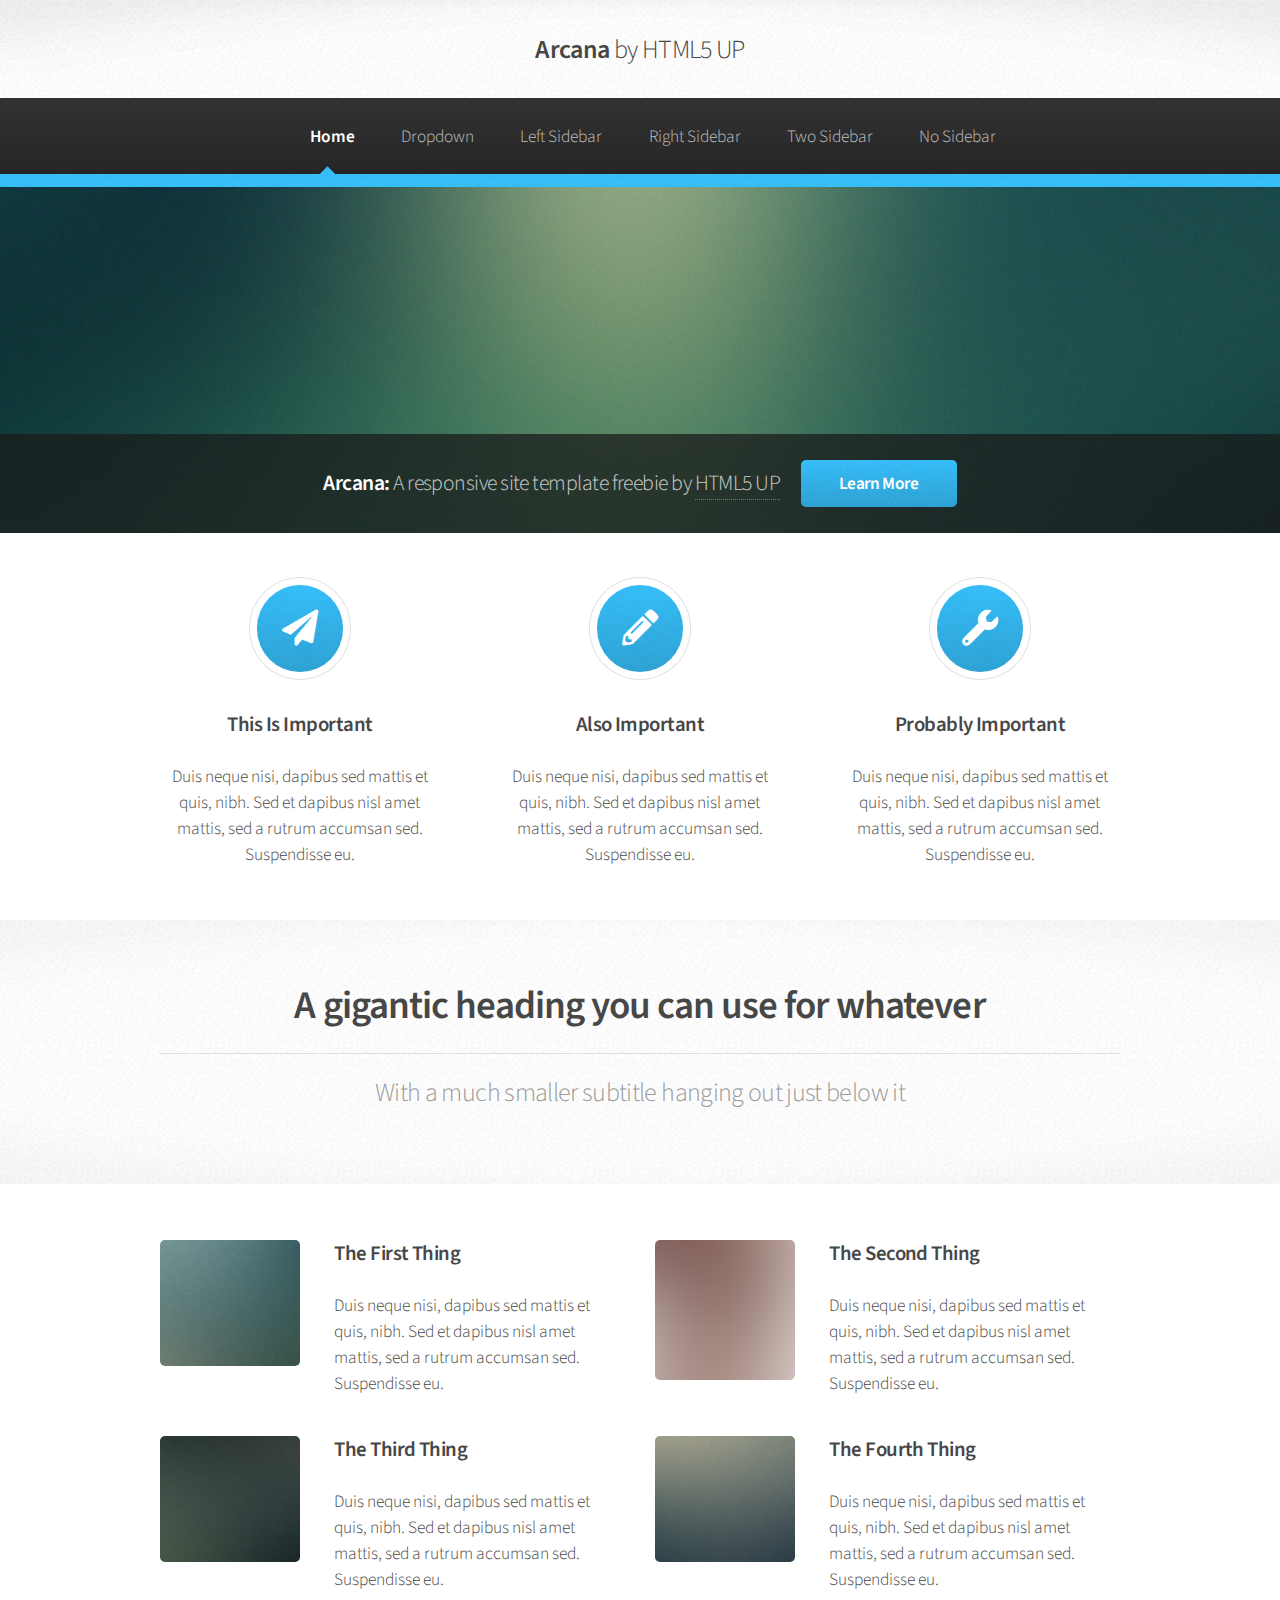
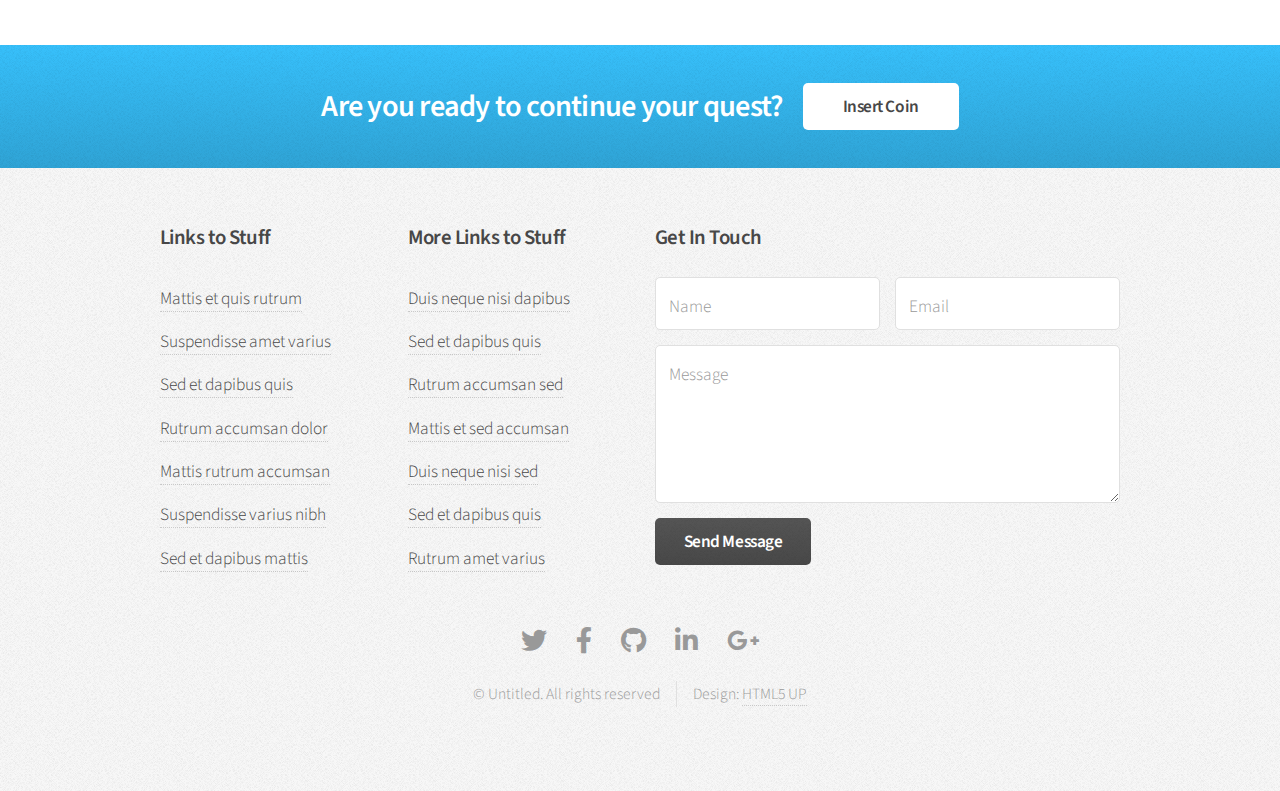
<file: index.html>
<!DOCTYPE HTML>
<!--
	Arcana by HTML5 UP
	html5up.net | @ajlkn
	Free for personal and commercial use under the CCA 3.0 license (html5up.net/license)
-->
<html>
	<head>
		<title>Arcana by HTML5 UP</title>
		<meta charset="utf-8" />
		<meta name="viewport" content="width=device-width, initial-scale=1, user-scalable=no" />
		<link rel="stylesheet" href="assets/css/main.css" />
	</head>
	<body class="is-preload">
		<div id="page-wrapper">

			<!-- Header -->
				<div id="header">

					<!-- Logo -->
						<h1><a href="index.html" id="logo">Arcana <em>by HTML5 UP</em></a></h1>

					<!-- Nav -->
						<nav id="nav">
							<ul>
								<li class="current"><a href="index.html">Home</a></li>
								<li>
									<a href="#">Dropdown</a>
									<ul>
										<li><a href="#">Lorem dolor</a></li>
										<li><a href="#">Magna phasellus</a></li>
										<li><a href="#">Etiam sed tempus</a></li>
										<li>
											<a href="#">Submenu</a>
											<ul>
												<li><a href="#">Lorem dolor</a></li>
												<li><a href="#">Phasellus magna</a></li>
												<li><a href="#">Magna phasellus</a></li>
												<li><a href="#">Etiam nisl</a></li>
												<li><a href="#">Veroeros feugiat</a></li>
											</ul>
										</li>
										<li><a href="#">Veroeros feugiat</a></li>
									</ul>
								</li>
								<li><a href="left-sidebar.html">Left Sidebar</a></li>
								<li><a href="right-sidebar.html">Right Sidebar</a></li>
								<li><a href="two-sidebar.html">Two Sidebar</a></li>
								<li><a href="no-sidebar.html">No Sidebar</a></li>
							</ul>
						</nav>

				</div>

			<!-- Banner -->
				<section id="banner">
					<header>
						<h2>Arcana: <em>A responsive site template freebie by <a href="http://html5up.net">HTML5 UP</a></em></h2>
						<a href="#" class="button">Learn More</a>
					</header>
				</section>

			<!-- Highlights -->
				<section class="wrapper style1">
					<div class="container">
						<div class="row gtr-200">
							<section class="col-4 col-12-narrower">
								<div class="box highlight">
									<i class="icon solid major fa-paper-plane"></i>
									<h3>This Is Important</h3>
									<p>Duis neque nisi, dapibus sed mattis et quis, nibh. Sed et dapibus nisl amet mattis, sed a rutrum accumsan sed. Suspendisse eu.</p>
								</div>
							</section>
							<section class="col-4 col-12-narrower">
								<div class="box highlight">
									<i class="icon solid major fa-pencil-alt"></i>
									<h3>Also Important</h3>
									<p>Duis neque nisi, dapibus sed mattis et quis, nibh. Sed et dapibus nisl amet mattis, sed a rutrum accumsan sed. Suspendisse eu.</p>
								</div>
							</section>
							<section class="col-4 col-12-narrower">
								<div class="box highlight">
									<i class="icon solid major fa-wrench"></i>
									<h3>Probably Important</h3>
									<p>Duis neque nisi, dapibus sed mattis et quis, nibh. Sed et dapibus nisl amet mattis, sed a rutrum accumsan sed. Suspendisse eu.</p>
								</div>
							</section>
						</div>
					</div>
				</section>

			<!-- Gigantic Heading -->
				<section class="wrapper style2">
					<div class="container">
						<header class="major">
							<h2>A gigantic heading you can use for whatever</h2>
							<p>With a much smaller subtitle hanging out just below it</p>
						</header>
					</div>
				</section>

			<!-- Posts -->
				<section class="wrapper style1">
					<div class="container">
						<div class="row">
							<section class="col-6 col-12-narrower">
								<div class="box post">
									<a href="#" class="image left"><img src="images/pic01.jpg" alt="" /></a>
									<div class="inner">
										<h3>The First Thing</h3>
										<p>Duis neque nisi, dapibus sed mattis et quis, nibh. Sed et dapibus nisl amet mattis, sed a rutrum accumsan sed. Suspendisse eu.</p>
									</div>
								</div>
							</section>
							<section class="col-6 col-12-narrower">
								<div class="box post">
									<a href="#" class="image left"><img src="images/pic02.jpg" alt="" /></a>
									<div class="inner">
										<h3>The Second Thing</h3>
										<p>Duis neque nisi, dapibus sed mattis et quis, nibh. Sed et dapibus nisl amet mattis, sed a rutrum accumsan sed. Suspendisse eu.</p>
									</div>
								</div>
							</section>
						</div>
						<div class="row">
							<section class="col-6 col-12-narrower">
								<div class="box post">
									<a href="#" class="image left"><img src="images/pic03.jpg" alt="" /></a>
									<div class="inner">
										<h3>The Third Thing</h3>
										<p>Duis neque nisi, dapibus sed mattis et quis, nibh. Sed et dapibus nisl amet mattis, sed a rutrum accumsan sed. Suspendisse eu.</p>
									</div>
								</div>
							</section>
							<section class="col-6 col-12-narrower">
								<div class="box post">
									<a href="#" class="image left"><img src="images/pic04.jpg" alt="" /></a>
									<div class="inner">
										<h3>The Fourth Thing</h3>
										<p>Duis neque nisi, dapibus sed mattis et quis, nibh. Sed et dapibus nisl amet mattis, sed a rutrum accumsan sed. Suspendisse eu.</p>
									</div>
								</div>
							</section>
						</div>
					</div>
				</section>

			<!-- CTA -->
				<section id="cta" class="wrapper style3">
					<div class="container">
						<header>
							<h2>Are you ready to continue your quest?</h2>
							<a href="#" class="button">Insert Coin</a>
						</header>
					</div>
				</section>

			<!-- Footer -->
				<div id="footer">
					<div class="container">
						<div class="row">
							<section class="col-3 col-6-narrower col-12-mobilep">
								<h3>Links to Stuff</h3>
								<ul class="links">
									<li><a href="#">Mattis et quis rutrum</a></li>
									<li><a href="#">Suspendisse amet varius</a></li>
									<li><a href="#">Sed et dapibus quis</a></li>
									<li><a href="#">Rutrum accumsan dolor</a></li>
									<li><a href="#">Mattis rutrum accumsan</a></li>
									<li><a href="#">Suspendisse varius nibh</a></li>
									<li><a href="#">Sed et dapibus mattis</a></li>
								</ul>
							</section>
							<section class="col-3 col-6-narrower col-12-mobilep">
								<h3>More Links to Stuff</h3>
								<ul class="links">
									<li><a href="#">Duis neque nisi dapibus</a></li>
									<li><a href="#">Sed et dapibus quis</a></li>
									<li><a href="#">Rutrum accumsan sed</a></li>
									<li><a href="#">Mattis et sed accumsan</a></li>
									<li><a href="#">Duis neque nisi sed</a></li>
									<li><a href="#">Sed et dapibus quis</a></li>
									<li><a href="#">Rutrum amet varius</a></li>
								</ul>
							</section>
							<section class="col-6 col-12-narrower">
								<h3>Get In Touch</h3>
								<form>
									<div class="row gtr-50">
										<div class="col-6 col-12-mobilep">
											<input type="text" name="name" id="name" placeholder="Name" />
										</div>
										<div class="col-6 col-12-mobilep">
											<input type="email" name="email" id="email" placeholder="Email" />
										</div>
										<div class="col-12">
											<textarea name="message" id="message" placeholder="Message" rows="5"></textarea>
										</div>
										<div class="col-12">
											<ul class="actions">
												<li><input type="submit" class="button alt" value="Send Message" /></li>
											</ul>
										</div>
									</div>
								</form>
							</section>
						</div>
					</div>

					<!-- Icons -->
						<ul class="icons">
							<li><a href="#" class="icon brands fa-twitter"><span class="label">Twitter</span></a></li>
							<li><a href="#" class="icon brands fa-facebook-f"><span class="label">Facebook</span></a></li>
							<li><a href="#" class="icon brands fa-github"><span class="label">GitHub</span></a></li>
							<li><a href="#" class="icon brands fa-linkedin-in"><span class="label">LinkedIn</span></a></li>
							<li><a href="#" class="icon brands fa-google-plus-g"><span class="label">Google+</span></a></li>
						</ul>

					<!-- Copyright -->
						<div class="copyright">
							<ul class="menu">
								<li>&copy; Untitled. All rights reserved</li><li>Design: <a href="http://html5up.net">HTML5 UP</a></li>
							</ul>
						</div>

				</div>

		</div>

		<!-- Scripts -->
			<script src="assets/js/jquery.min.js"></script>
			<script src="assets/js/jquery.dropotron.min.js"></script>
			<script src="assets/js/browser.min.js"></script>
			<script src="assets/js/breakpoints.min.js"></script>
			<script src="assets/js/util.js"></script>
			<script src="assets/js/main.js"></script>

	</body>
</html>
</file>
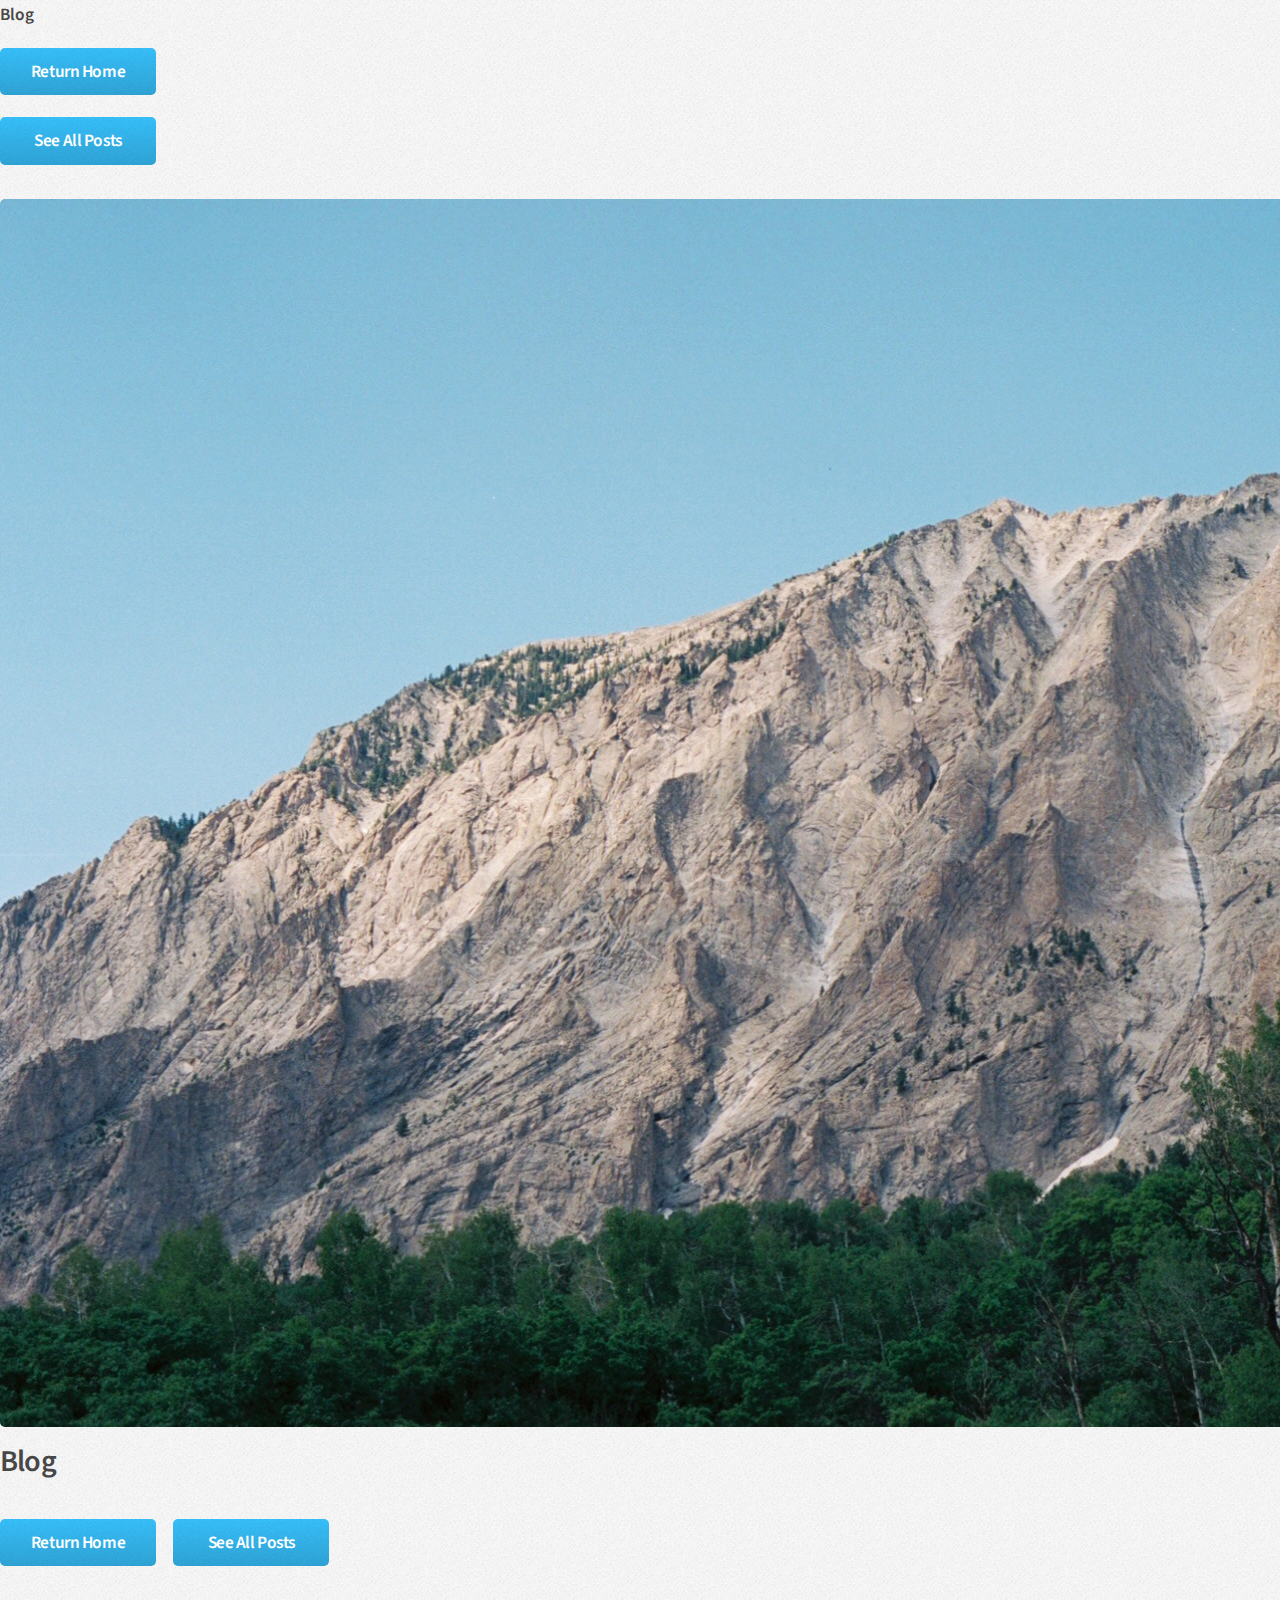
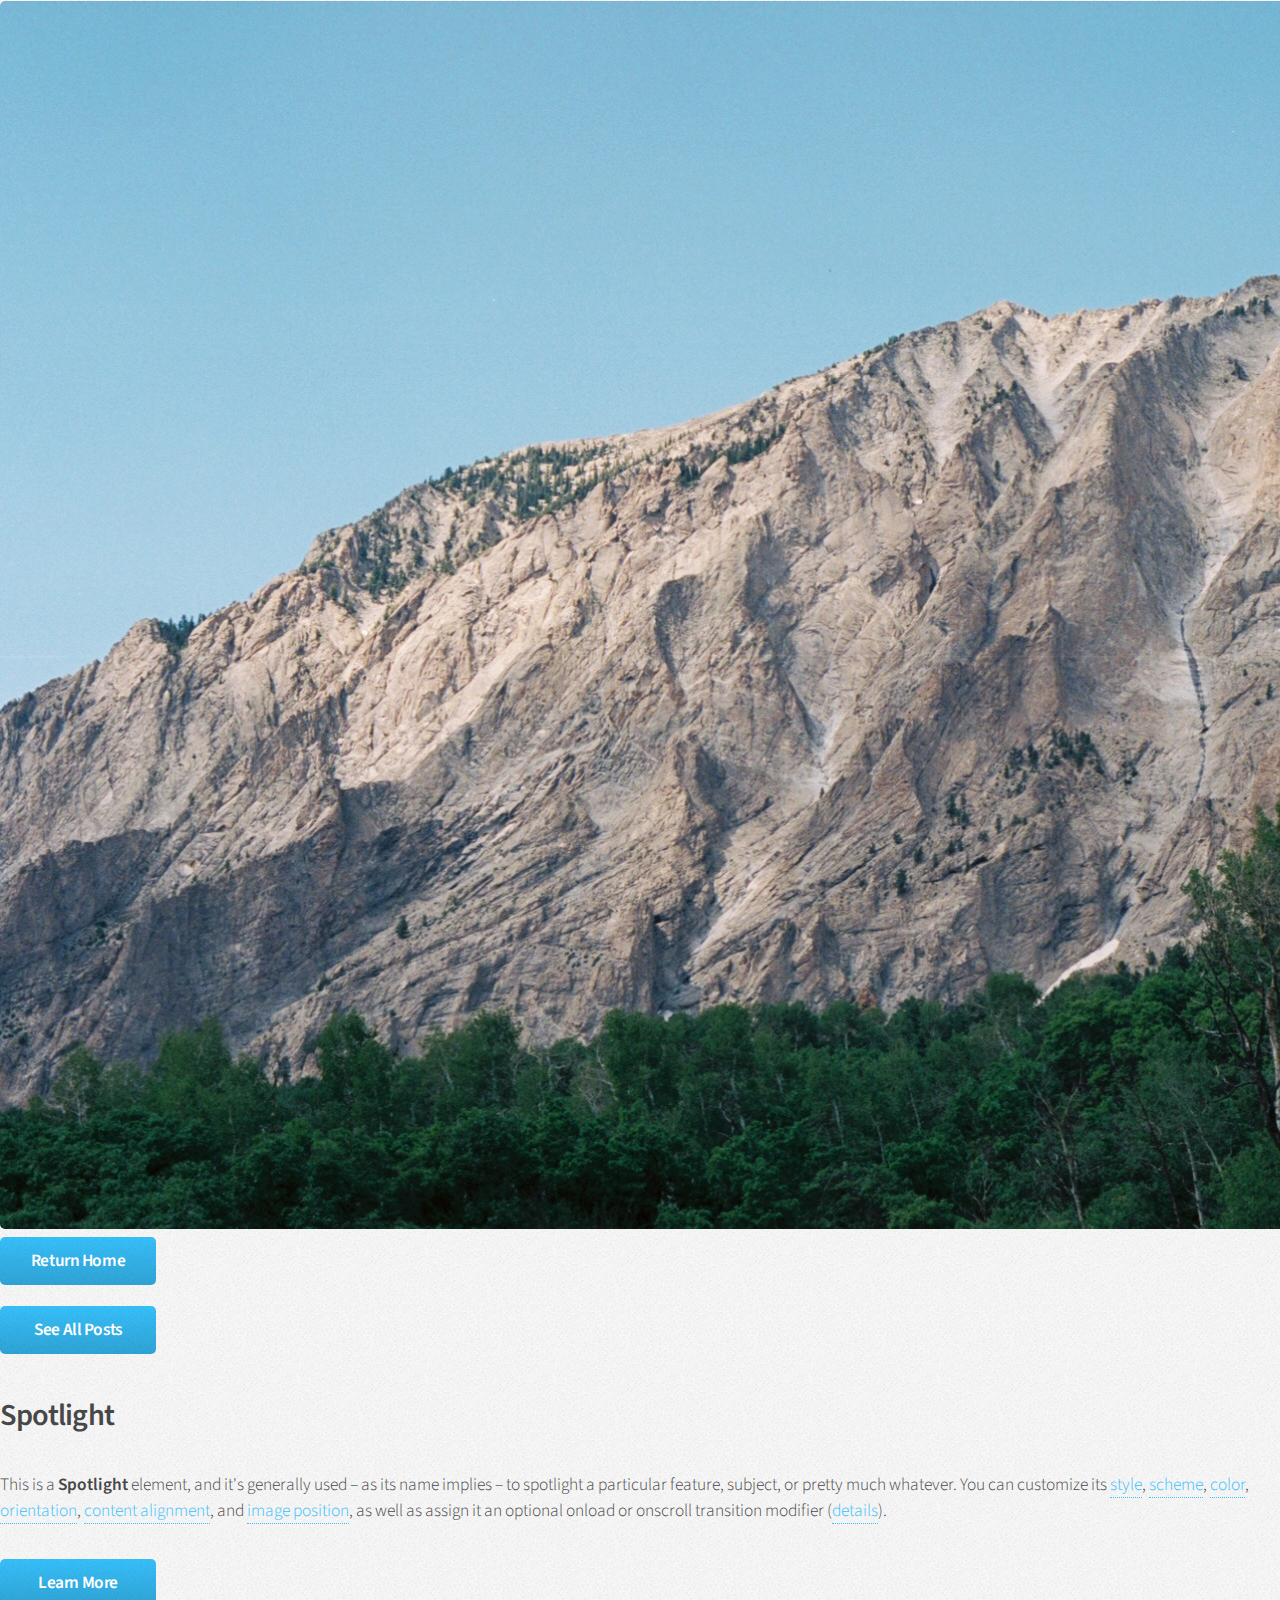
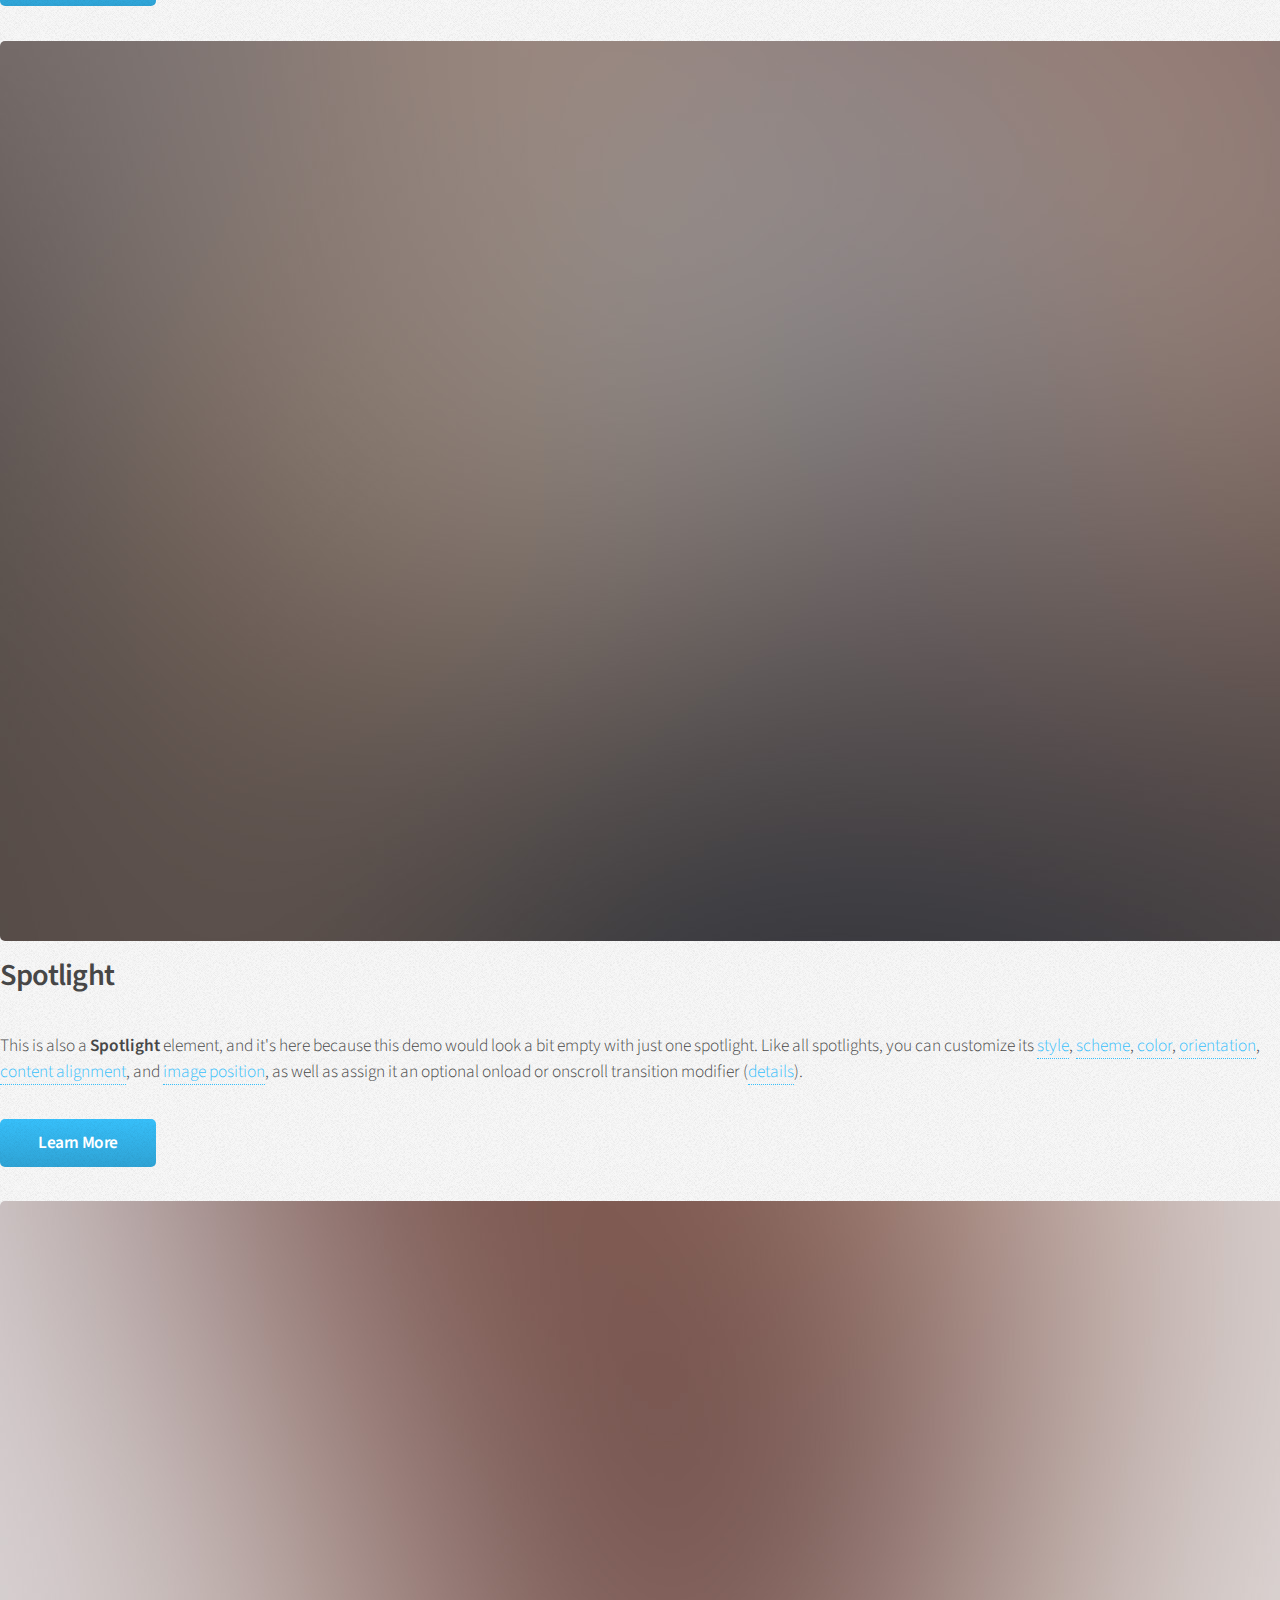
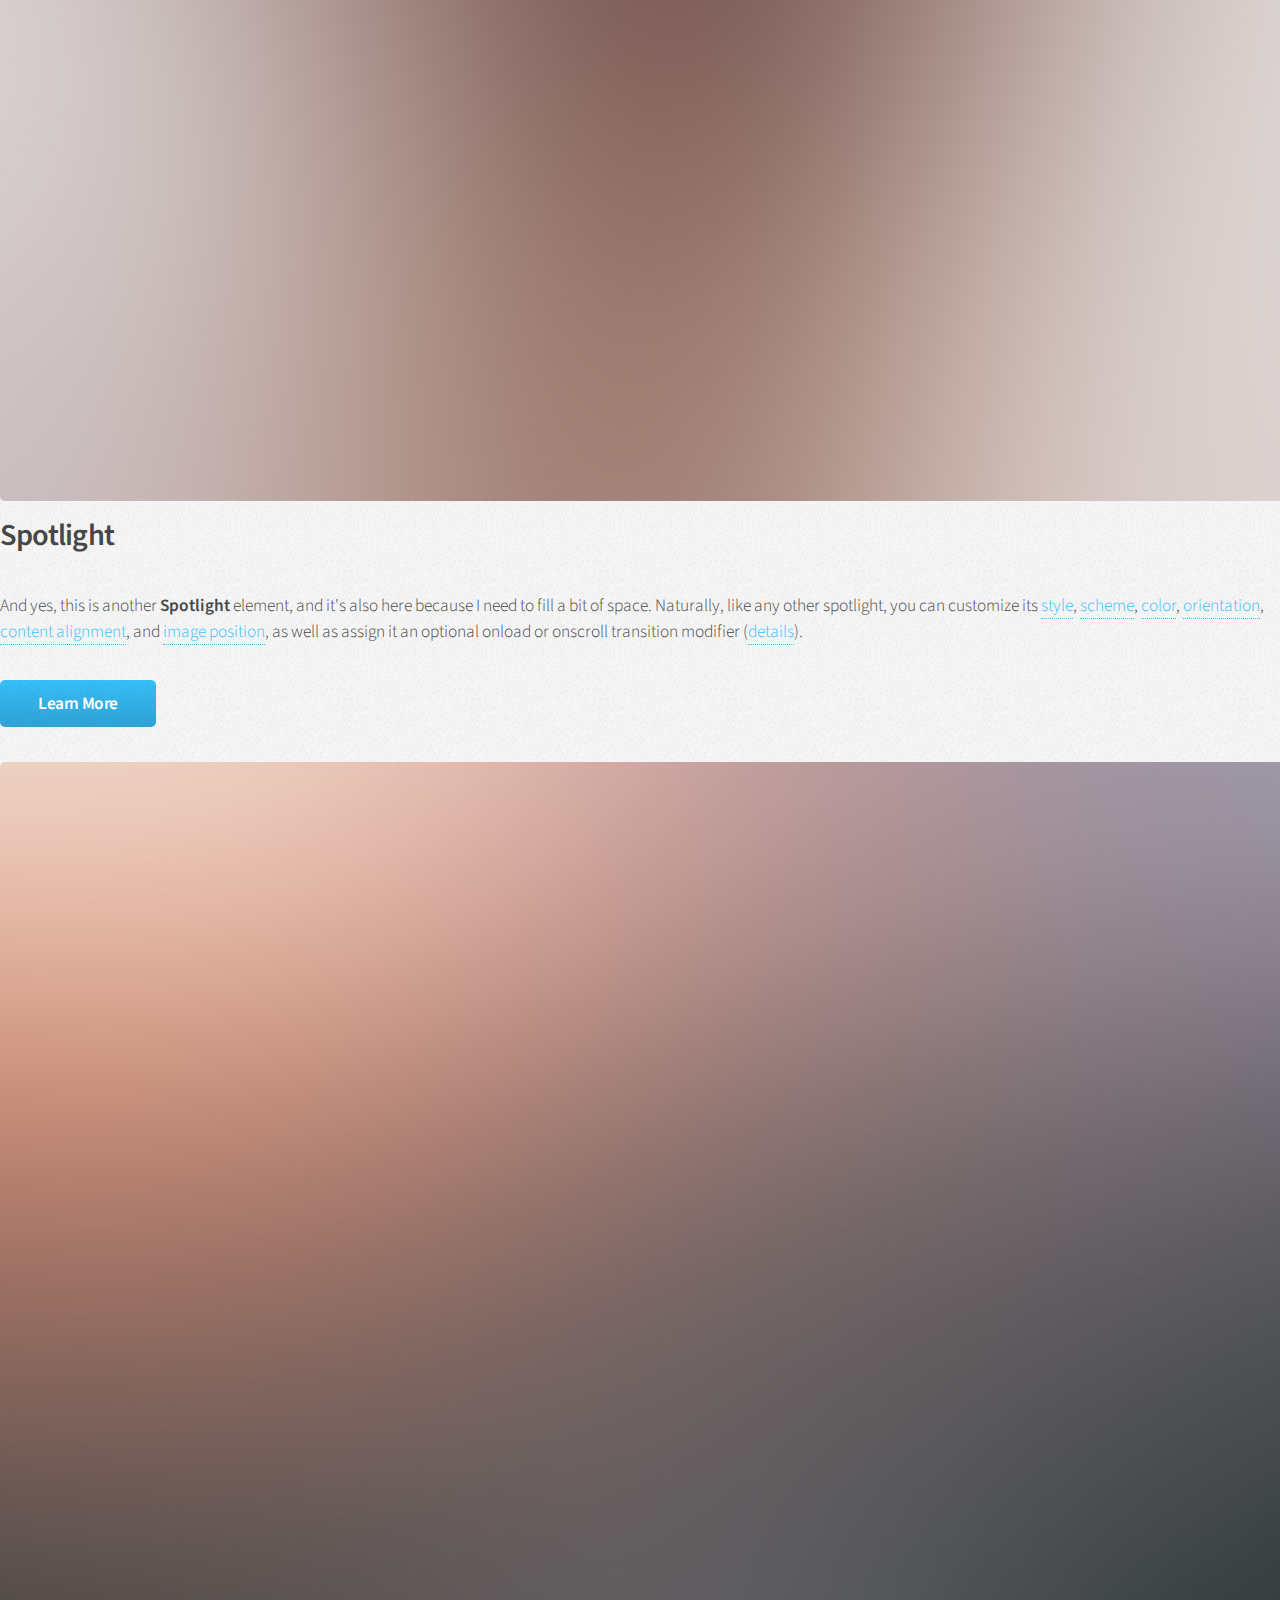
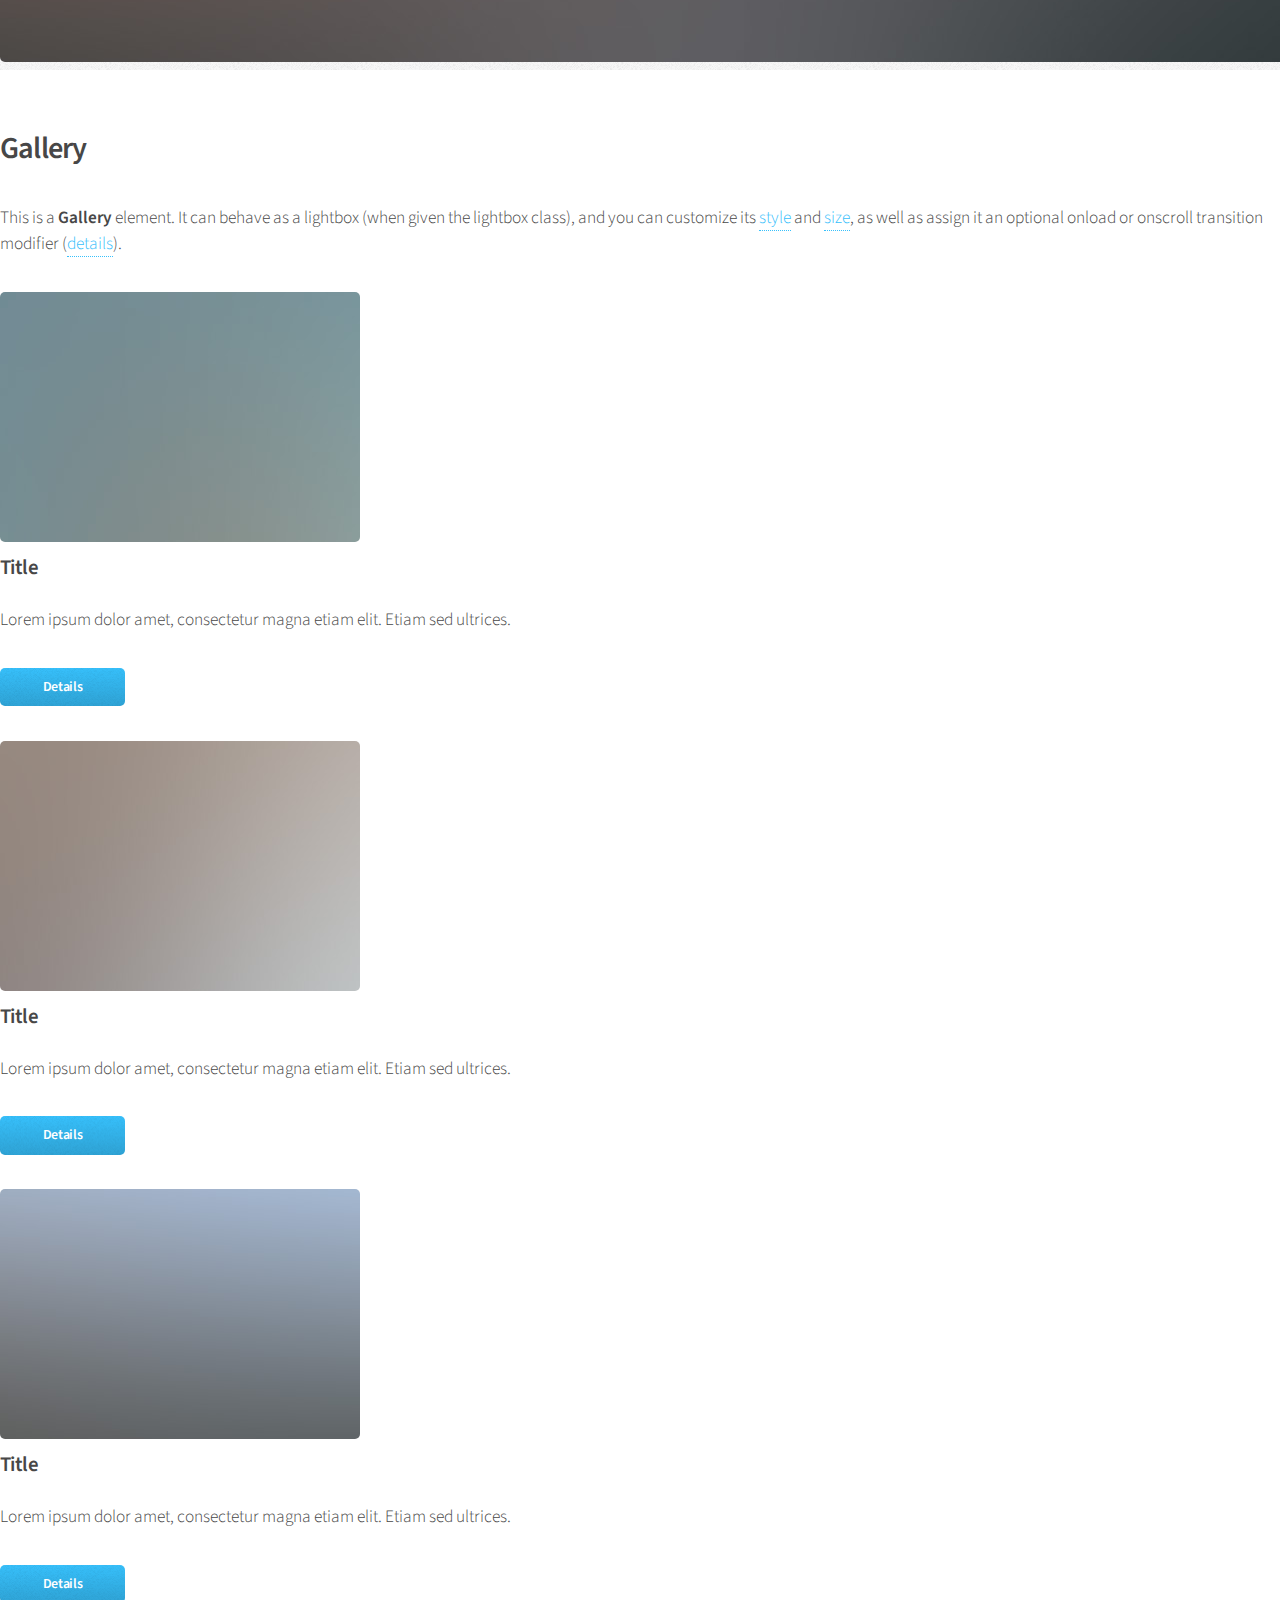
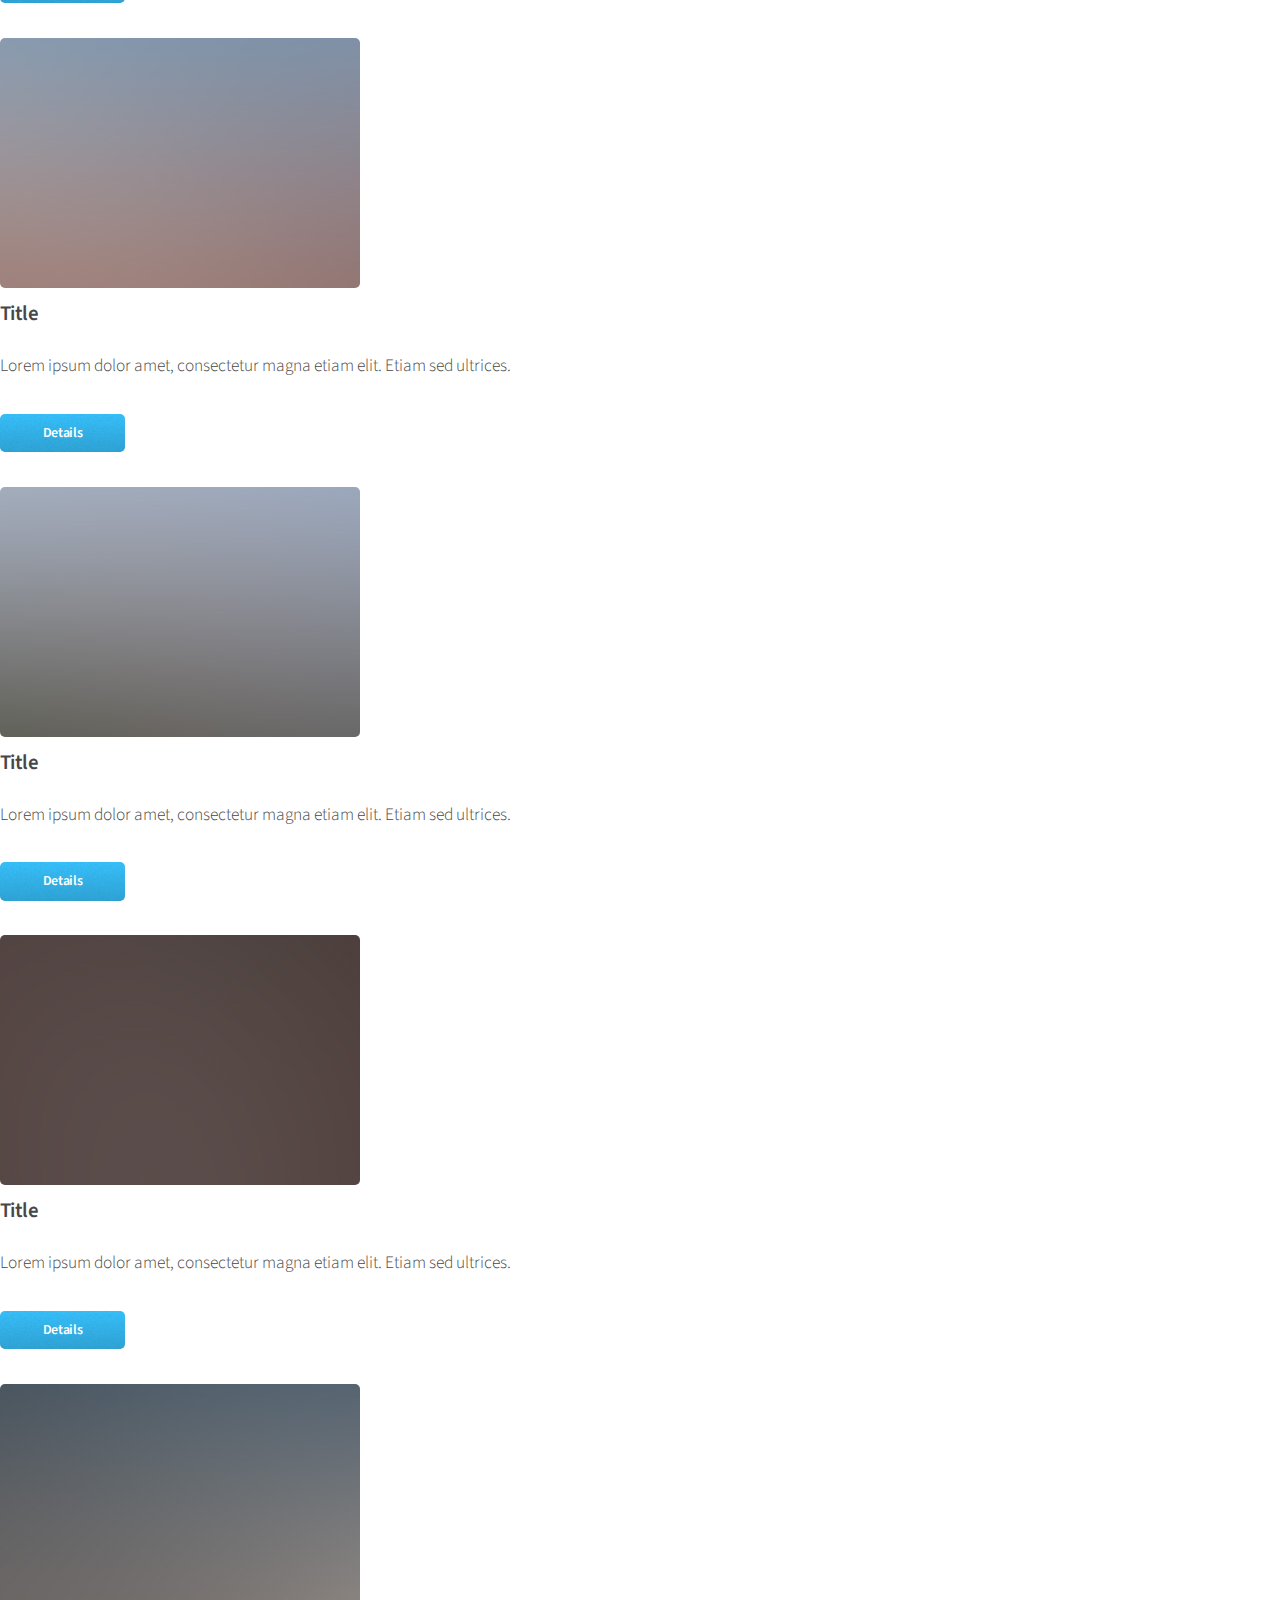
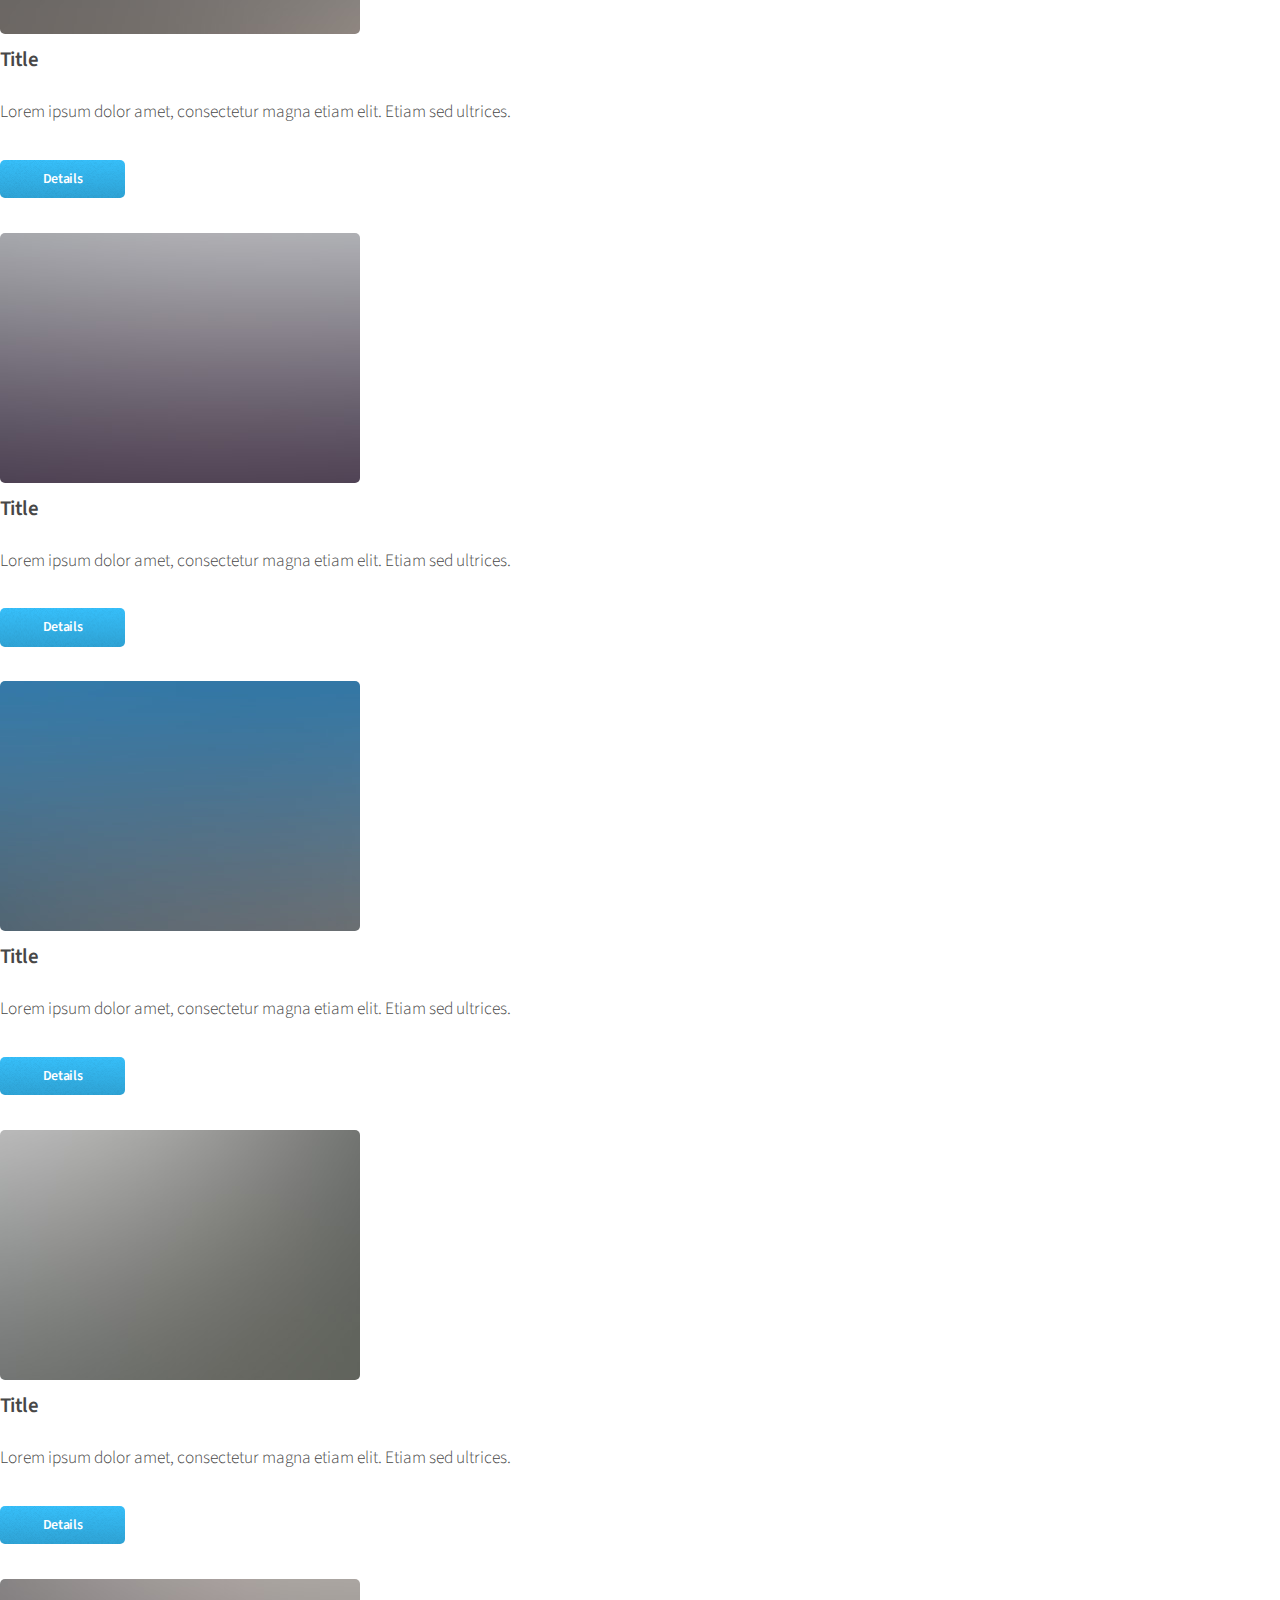
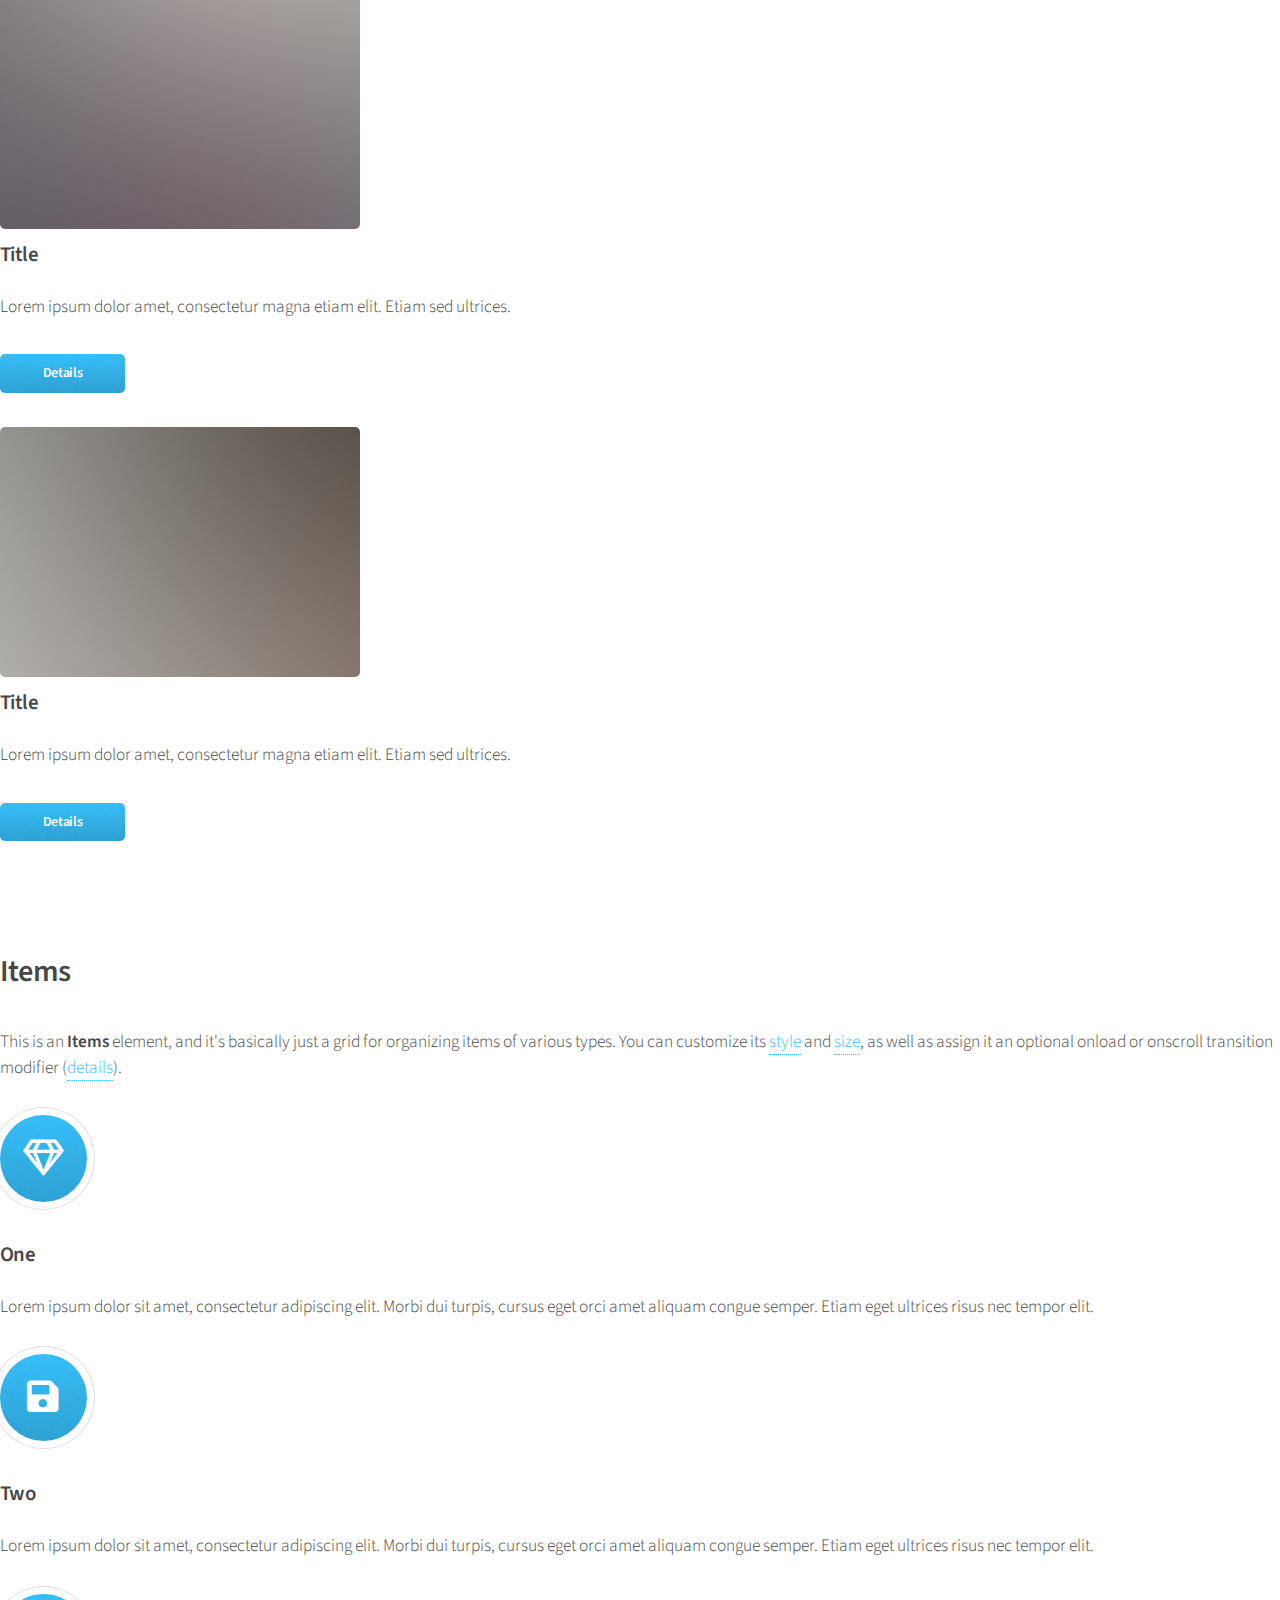
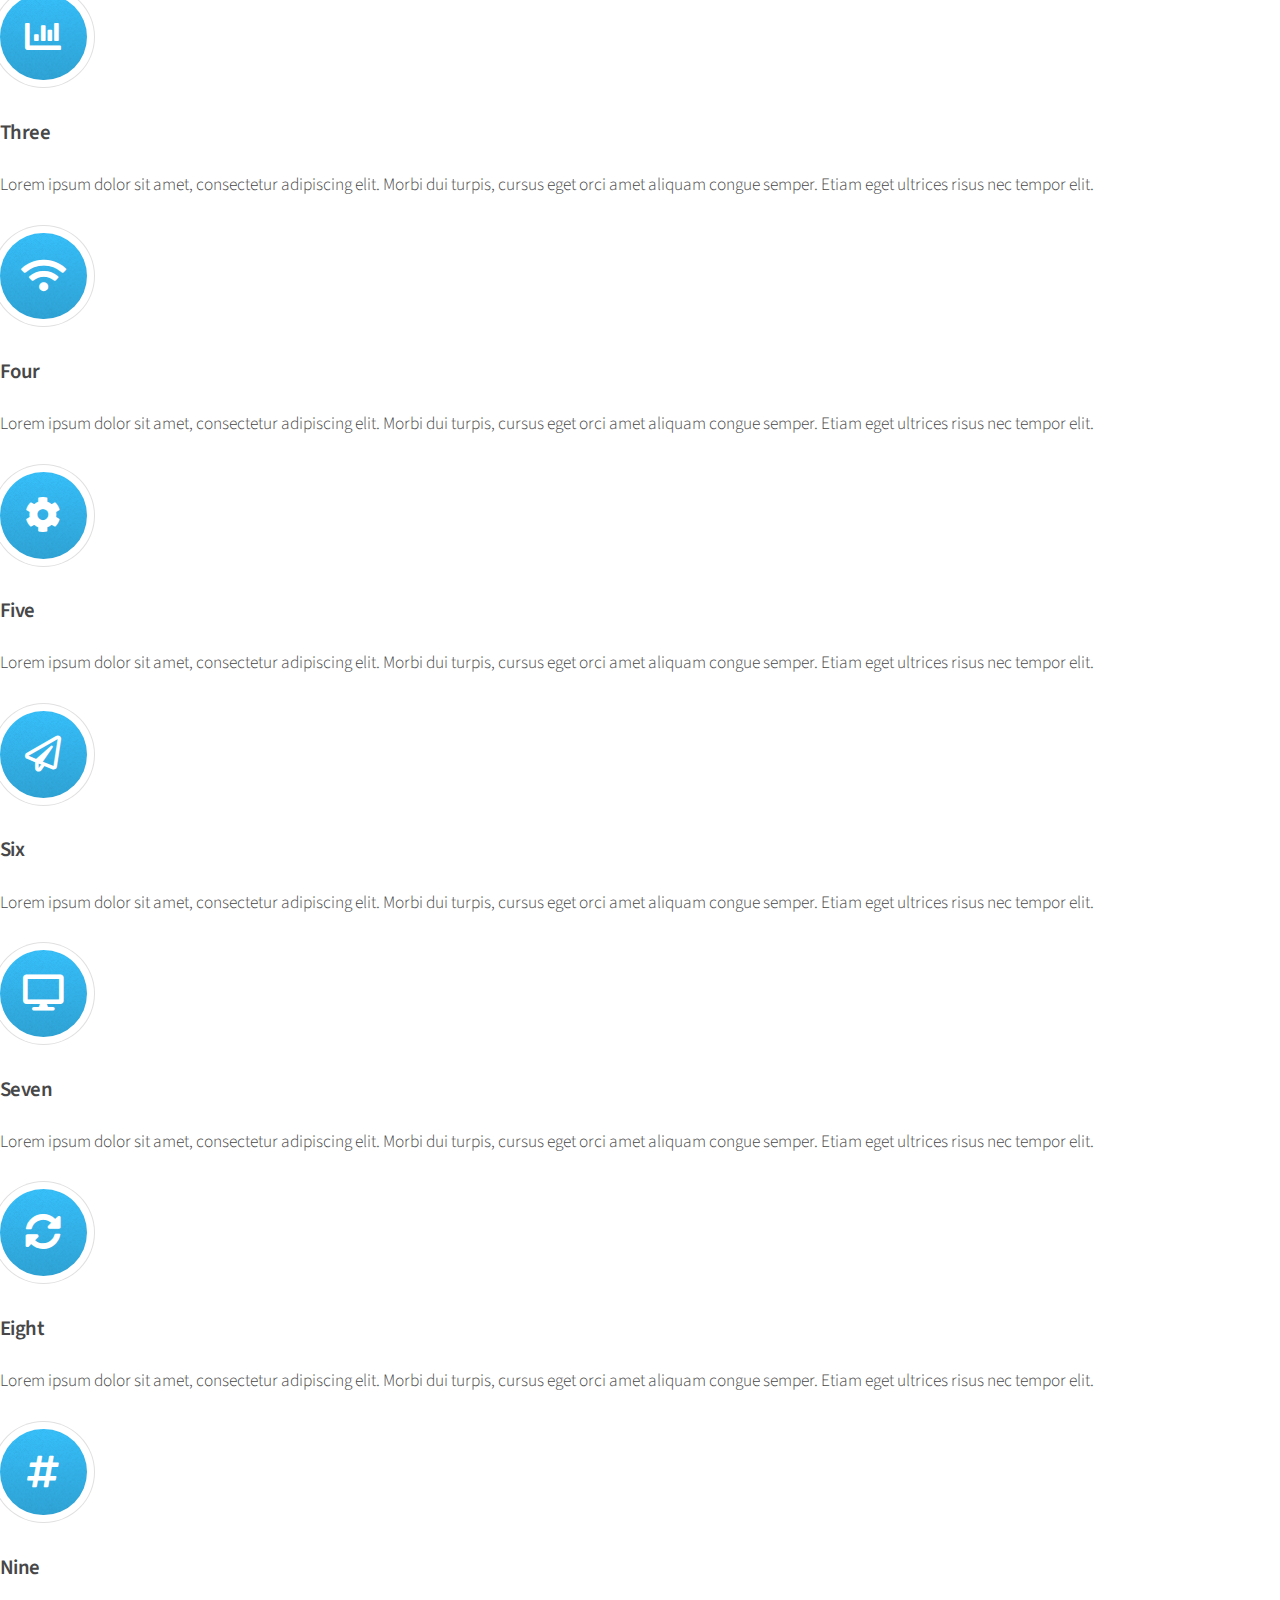
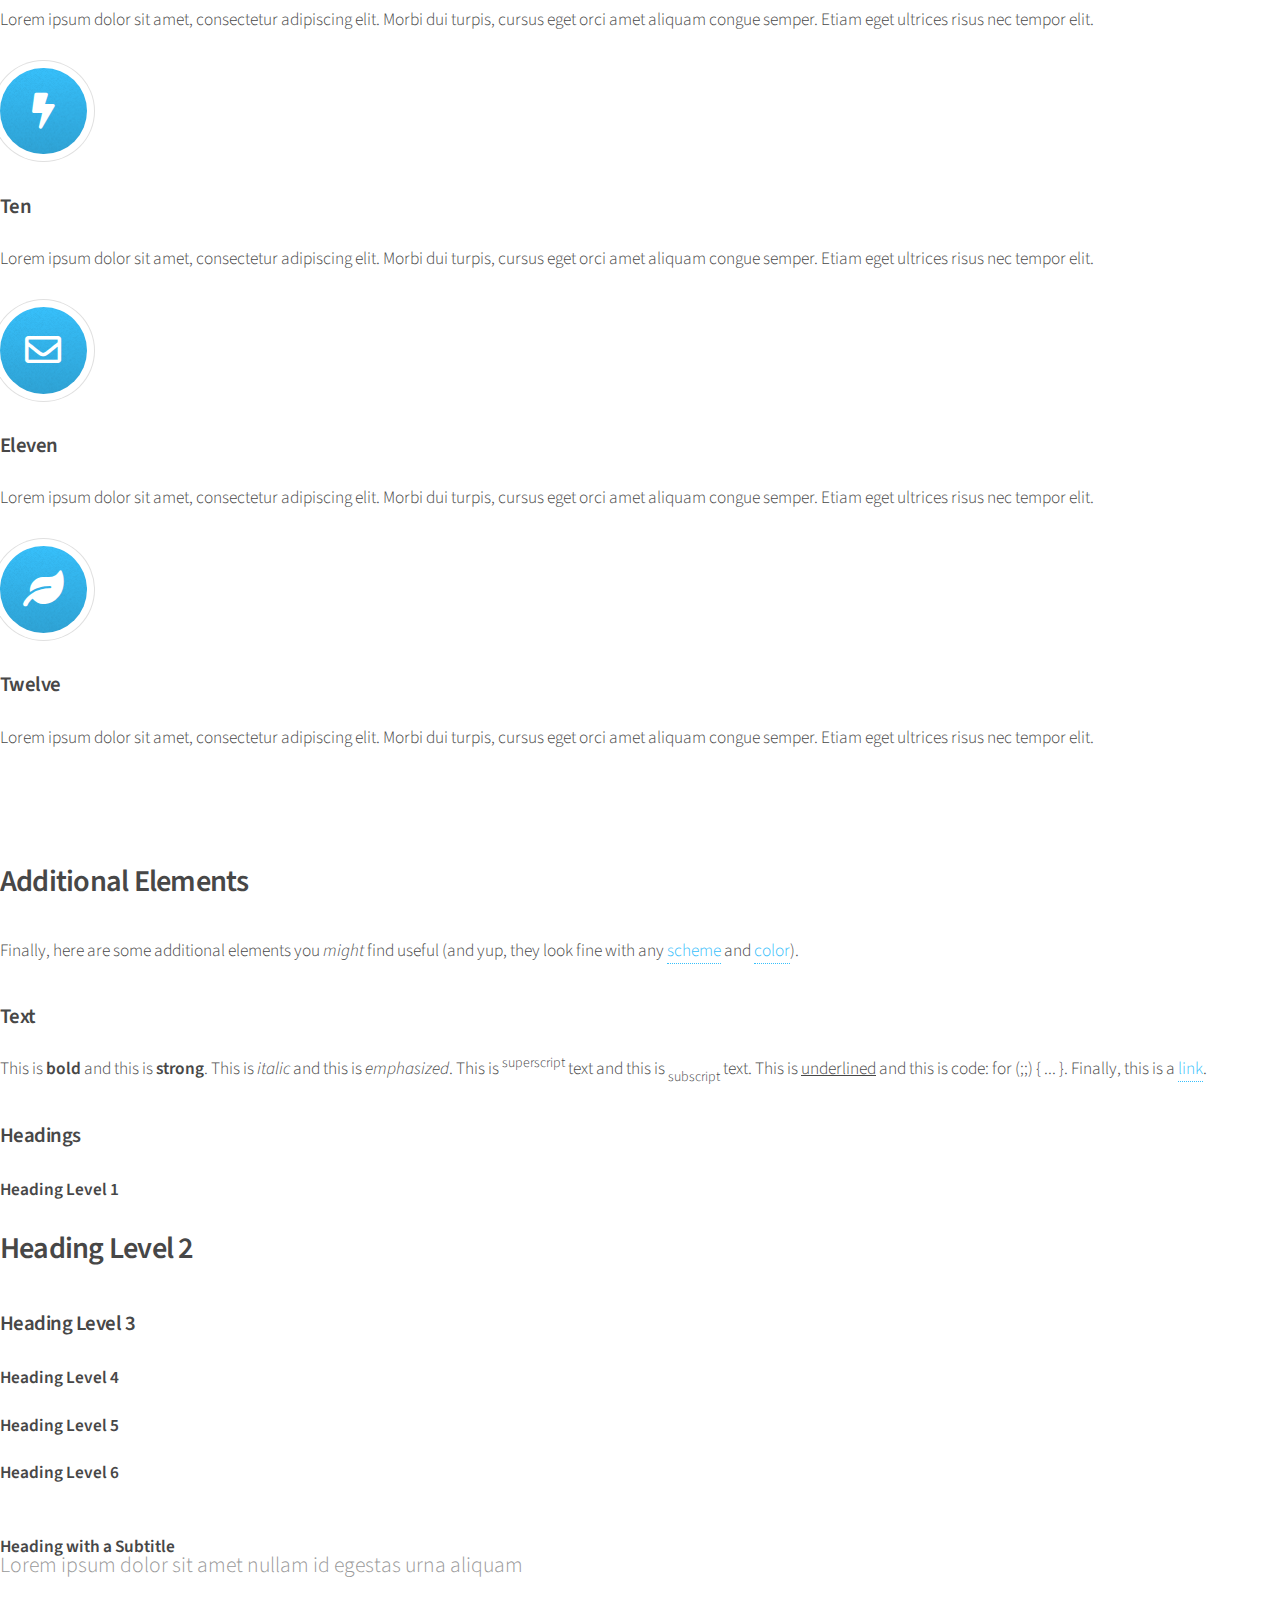
<file: blog_spotlight.html>
<!DOCTYPE HTML>
<!--
	Story by HTML5 UP
	html5up.net | @ajlkn
	Free for personal and commercial use under the CCA 3.0 license (html5up.net/license)

	Note: Only needed for demo purposes. Delete for production sites.
-->
<html>
	<head>
		<title>Erica McCormick: Projects</title>
		<meta name="Description" content = "Summaries of research projects involving Erica McCormick."/>
	    <meta name="keywords" content="Erica, McCormick, ecohydrologist">
	    <meta name="author" content="Erica L. McCormick">
		<meta charset="utf-8" />
		<meta name="viewport" content="width=device-width, initial-scale=1, user-scalable=no" />
		<link rel="stylesheet" href="assets/css/main.css" />
		<noscript><link rel="stylesheet" href="assets/css/noscript.css" /></noscript>
		<link rel="stylesheet" href="academicons-1.9.1/css/academicons.min.css"/>
		<link rel="stylesheet" href="assets/css/fontawesome-all.min.css"/>
	</head>
	<body class="is-preload">

		<!-- Wrapper -->
			<div id="wrapper" class="divided">

				<!-- Banner -->
					<section class="banner style1 orient-left content-align-left image-position-right fullscreen onload-image-fade-in onload-content-fade-right">
						<div class="content">
							<h1>Blog</h1>
							<ul class="actions stacked">
								<li><a href="index.html" class="button primary large wide smooth-scroll middle">Return Home</a></li>
								<li><a href="#" class="button large wide smooth-scroll-middle">See All Posts</a></li>
							</ul>
						</div>
						<div class="image">
							<img src="images/personal/og_pics/0005005_0005005-R1-065-31.jpeg" alt="Crested Butte on film. Credit: Erica McCormick" />
						</div>
					</section>
		
				<!-- Spotlight -->
					<section class="spotlight style5 orient-center content-align-center image-position-center onscroll-image-fade-in" id="first">
						

						<div class="content">
						  <h2>Blog</h2>
								<ul class="actions">
								<li><a href="index.html" class="button primary large wide smooth-scroll middle">Return Home</a></li>
								<li><a href="#" class="button primary large wide smooth-scroll-middle">See All Posts</a></li>
							</ul>
						</div>
						<div class="image">
							<img src="images/personal/og_pics/0005005_0005005-R1-065-31.jpeg" alt="Crested Butte on film. Credit: Erica McCormick" />
						</div>
					</section>
						
				<!-- Spotlight -->
					<section class="spotlight style1 orient-right content-align-left image-position-center onscroll-image-fade-in" id="first">
						<div class="content">
							<ul class="actions stacked">
								<li><a href="index.html" class="button primary large wide smooth-scroll middle">Return Home</a></li>
								<li><a href="#" class="button large wide smooth-scroll-middle">See All Posts</a></li>
							</ul>
							<h2>Spotlight</h2>
							<p>This is a <strong>Spotlight</strong> element, and it's generally used &ndash; as its name implies &ndash; to spotlight a particular feature, subject, or pretty much whatever. You can customize its <span class="demo-controls">appearance with a number of modifiers</span>, as well as assign it an optional <code>onload</code> or <code>onscroll</code> transition modifier (<a href="#reference-spotlight">details</a>).</p>
							<ul class="actions stacked">
								<li><a href="#" class="button">Learn More</a></li>
							</ul>
						</div>
						<div class="image">
							<img src="images/spotlight01.jpg" alt="" />
						</div>
					</section>

				<!-- Spotlight -->
					<section class="spotlight style1 orient-left content-align-left image-position-center onscroll-image-fade-in">
						<div class="content">
							<h2>Spotlight</h2>
							<p>This is also a <strong>Spotlight</strong> element, and it's here because this demo would look a bit empty with just one spotlight. Like all spotlights, you can customize its <span class="demo-controls">appearance with a number of modifiers</span>, as well as assign it an optional <code>onload</code> or <code>onscroll</code> transition modifier (<a href="#reference-spotlight">details</a>).</p>
							<ul class="actions stacked">
								<li><a href="#" class="button">Learn More</a></li>
							</ul>
						</div>
						<div class="image">
							<img src="images/spotlight02.jpg" alt="" />
						</div>
					</section>

				<!-- Spotlight -->
					<section class="spotlight style1 orient-right content-align-left image-position-center onscroll-image-fade-in">
						<div class="content">
							<h2>Spotlight</h2>
							<p>And yes, this is another <strong>Spotlight</strong> element, and it's also here because I need to fill a bit of space. Naturally, like any other spotlight, you can customize its <span class="demo-controls">appearance with a number of modifiers</span>, as well as assign it an optional <code>onload</code> or <code>onscroll</code> transition modifier (<a href="#reference-spotlight">details</a>).</p>
							<ul class="actions stacked">
								<li><a href="#" class="button">Learn More</a></li>
							</ul>
						</div>
						<div class="image">
							<img src="images/spotlight03.jpg" alt="" />
						</div>
					</section>

				<!-- Gallery -->
					<section class="wrapper style1 align-center">
						<div class="inner">
							<h2>Gallery</h2>
							<p>This is a <strong>Gallery</strong> element. It can behave as a lightbox (when given the <code>lightbox</code> class), and you can customize its <span class="demo-controls">appearance with a number of modifiers</span>, as well as assign it an optional <code>onload</code> or <code>onscroll</code> transition modifier (<a href="#reference-gallery">details</a>).</p>
						</div>

						<!-- Gallery -->
							<div class="gallery style2 medium lightbox onscroll-fade-in">
								<article>
									<a href="images/gallery/fulls/01.jpg" class="image">
										<img src="images/gallery/thumbs/01.jpg" alt="" />
									</a>
									<div class="caption">
										<h3>Title</h3>
										<p>Lorem ipsum dolor amet, consectetur magna etiam elit. Etiam sed ultrices.</p>
										<ul class="actions fixed">
											<li><span class="button small">Details</span></li>
										</ul>
									</div>
								</article>
								<article>
									<a href="images/gallery/fulls/02.jpg" class="image">
										<img src="images/gallery/thumbs/02.jpg" alt="" />
									</a>
									<div class="caption">
										<h3>Title</h3>
										<p>Lorem ipsum dolor amet, consectetur magna etiam elit. Etiam sed ultrices.</p>
										<ul class="actions fixed">
											<li><span class="button small">Details</span></li>
										</ul>
									</div>
								</article>
								<article>
									<a href="images/gallery/fulls/03.jpg" class="image">
										<img src="images/gallery/thumbs/03.jpg" alt="" />
									</a>
									<div class="caption">
										<h3>Title</h3>
										<p>Lorem ipsum dolor amet, consectetur magna etiam elit. Etiam sed ultrices.</p>
										<ul class="actions fixed">
											<li><span class="button small">Details</span></li>
										</ul>
									</div>
								</article>
								<article>
									<a href="images/gallery/fulls/04.jpg" class="image">
										<img src="images/gallery/thumbs/04.jpg" alt="" />
									</a>
									<div class="caption">
										<h3>Title</h3>
										<p>Lorem ipsum dolor amet, consectetur magna etiam elit. Etiam sed ultrices.</p>
										<ul class="actions fixed">
											<li><span class="button small">Details</span></li>
										</ul>
									</div>
								</article>
								<article>
									<a href="images/gallery/fulls/05.jpg" class="image">
										<img src="images/gallery/thumbs/05.jpg" alt="" />
									</a>
									<div class="caption">
										<h3>Title</h3>
										<p>Lorem ipsum dolor amet, consectetur magna etiam elit. Etiam sed ultrices.</p>
										<ul class="actions fixed">
											<li><span class="button small">Details</span></li>
										</ul>
									</div>
								</article>
								<article>
									<a href="images/gallery/fulls/06.jpg" class="image">
										<img src="images/gallery/thumbs/06.jpg" alt="" />
									</a>
									<div class="caption">
										<h3>Title</h3>
										<p>Lorem ipsum dolor amet, consectetur magna etiam elit. Etiam sed ultrices.</p>
										<ul class="actions fixed">
											<li><span class="button small">Details</span></li>
										</ul>
									</div>
								</article>
								<article>
									<a href="images/gallery/fulls/07.jpg" class="image">
										<img src="images/gallery/thumbs/07.jpg" alt="" />
									</a>
									<div class="caption">
										<h3>Title</h3>
										<p>Lorem ipsum dolor amet, consectetur magna etiam elit. Etiam sed ultrices.</p>
										<ul class="actions fixed">
											<li><span class="button small">Details</span></li>
										</ul>
									</div>
								</article>
								<article>
									<a href="images/gallery/fulls/08.jpg" class="image">
										<img src="images/gallery/thumbs/08.jpg" alt="" />
									</a>
									<div class="caption">
										<h3>Title</h3>
										<p>Lorem ipsum dolor amet, consectetur magna etiam elit. Etiam sed ultrices.</p>
										<ul class="actions fixed">
											<li><span class="button small">Details</span></li>
										</ul>
									</div>
								</article>
								<article>
									<a href="images/gallery/fulls/09.jpg" class="image">
										<img src="images/gallery/thumbs/09.jpg" alt="" />
									</a>
									<div class="caption">
										<h3>Title</h3>
										<p>Lorem ipsum dolor amet, consectetur magna etiam elit. Etiam sed ultrices.</p>
										<ul class="actions fixed">
											<li><span class="button small">Details</span></li>
										</ul>
									</div>
								</article>
								<article>
									<a href="images/gallery/fulls/10.jpg" class="image">
										<img src="images/gallery/thumbs/10.jpg" alt="" />
									</a>
									<div class="caption">
										<h3>Title</h3>
										<p>Lorem ipsum dolor amet, consectetur magna etiam elit. Etiam sed ultrices.</p>
										<ul class="actions fixed">
											<li><span class="button small">Details</span></li>
										</ul>
									</div>
								</article>
								<article>
									<a href="images/gallery/fulls/11.jpg" class="image">
										<img src="images/gallery/thumbs/11.jpg" alt="" />
									</a>
									<div class="caption">
										<h3>Title</h3>
										<p>Lorem ipsum dolor amet, consectetur magna etiam elit. Etiam sed ultrices.</p>
										<ul class="actions fixed">
											<li><span class="button small">Details</span></li>
										</ul>
									</div>
								</article>
								<article>
									<a href="images/gallery/fulls/12.jpg" class="image">
										<img src="images/gallery/thumbs/12.jpg" alt="" />
									</a>
									<div class="caption">
										<h3>Title</h3>
										<p>Lorem ipsum dolor amet, consectetur magna etiam elit. Etiam sed ultrices.</p>
										<ul class="actions fixed">
											<li><span class="button small">Details</span></li>
										</ul>
									</div>
								</article>
							</div>

					</section>

				<!-- Items -->
					<section class="wrapper style1 align-center">
						<div class="inner">
							<h2>Items</h2>
							<p>This is an <strong>Items</strong> element, and it's basically just a grid for organizing items of various types. You can customize its <span class="demo-controls">appearance with a number of modifiers</span>, as well as assign it an optional <code>onload</code> or <code>onscroll</code> transition modifier (<a href="#reference-items">details</a>).</p>
							<div class="items style1 medium onscroll-fade-in">
								<section>
									<span class="icon style2 major fa-gem"></span>
									<h3>One</h3>
									<p>Lorem ipsum dolor sit amet, consectetur adipiscing elit. Morbi dui turpis, cursus eget orci amet aliquam congue semper. Etiam eget ultrices risus nec tempor elit.</p>
								</section>
								<section>
									<span class="icon solid style2 major fa-save"></span>
									<h3>Two</h3>
									<p>Lorem ipsum dolor sit amet, consectetur adipiscing elit. Morbi dui turpis, cursus eget orci amet aliquam congue semper. Etiam eget ultrices risus nec tempor elit.</p>
								</section>
								<section>
									<span class="icon solid style2 major fa-chart-bar"></span>
									<h3>Three</h3>
									<p>Lorem ipsum dolor sit amet, consectetur adipiscing elit. Morbi dui turpis, cursus eget orci amet aliquam congue semper. Etiam eget ultrices risus nec tempor elit.</p>
								</section>
								<section>
									<span class="icon solid style2 major fa-wifi"></span>
									<h3>Four</h3>
									<p>Lorem ipsum dolor sit amet, consectetur adipiscing elit. Morbi dui turpis, cursus eget orci amet aliquam congue semper. Etiam eget ultrices risus nec tempor elit.</p>
								</section>
								<section>
									<span class="icon solid style2 major fa-cog"></span>
									<h3>Five</h3>
									<p>Lorem ipsum dolor sit amet, consectetur adipiscing elit. Morbi dui turpis, cursus eget orci amet aliquam congue semper. Etiam eget ultrices risus nec tempor elit.</p>
								</section>
								<section>
									<span class="icon style2 major fa-paper-plane"></span>
									<h3>Six</h3>
									<p>Lorem ipsum dolor sit amet, consectetur adipiscing elit. Morbi dui turpis, cursus eget orci amet aliquam congue semper. Etiam eget ultrices risus nec tempor elit.</p>
								</section>
								<section>
									<span class="icon solid style2 major fa-desktop"></span>
									<h3>Seven</h3>
									<p>Lorem ipsum dolor sit amet, consectetur adipiscing elit. Morbi dui turpis, cursus eget orci amet aliquam congue semper. Etiam eget ultrices risus nec tempor elit.</p>
								</section>
								<section>
									<span class="icon solid style2 major fa-sync-alt"></span>
									<h3>Eight</h3>
									<p>Lorem ipsum dolor sit amet, consectetur adipiscing elit. Morbi dui turpis, cursus eget orci amet aliquam congue semper. Etiam eget ultrices risus nec tempor elit.</p>
								</section>
								<section>
									<span class="icon solid style2 major fa-hashtag"></span>
									<h3>Nine</h3>
									<p>Lorem ipsum dolor sit amet, consectetur adipiscing elit. Morbi dui turpis, cursus eget orci amet aliquam congue semper. Etiam eget ultrices risus nec tempor elit.</p>
								</section>
								<section>
									<span class="icon solid style2 major fa-bolt"></span>
									<h3>Ten</h3>
									<p>Lorem ipsum dolor sit amet, consectetur adipiscing elit. Morbi dui turpis, cursus eget orci amet aliquam congue semper. Etiam eget ultrices risus nec tempor elit.</p>
								</section>
								<section>
									<span class="icon style2 major fa-envelope"></span>
									<h3>Eleven</h3>
									<p>Lorem ipsum dolor sit amet, consectetur adipiscing elit. Morbi dui turpis, cursus eget orci amet aliquam congue semper. Etiam eget ultrices risus nec tempor elit.</p>
								</section>
								<section>
									<span class="icon solid style2 major fa-leaf"></span>
									<h3>Twelve</h3>
									<p>Lorem ipsum dolor sit amet, consectetur adipiscing elit. Morbi dui turpis, cursus eget orci amet aliquam congue semper. Etiam eget ultrices risus nec tempor elit.</p>
								</section>
							</div>
						</div>
					</section>

				<!-- Additional Elements -->
					<section class="wrapper style1 align-center">
						<div class="inner">
							<h2>Additional Elements</h2>
							<p>Finally, here are some additional elements you <em>might</em> find useful (and yup, they look fine with any <span class="demo-controls">appearance</span>).</p>
							<div class="index align-left">

								<!-- Text -->
									<section>
										<header>
											<h3>Text</h3>
										</header>
										<div class="content">

											<p>This is <b>bold</b> and this is <strong>strong</strong>. This is <i>italic</i> and this is <em>emphasized</em>.
											This is <sup>superscript</sup> text and this is <sub>subscript</sub> text.
											This is <u>underlined</u> and this is code: <code>for (;;) { ... }</code>.
											Finally, this is a <a href="#">link</a>.</p>

										</div>
									</section>

								<!-- Heading -->
									<section>
										<header>
											<h3>Headings</h3>
										</header>
										<div class="content">

											<h1>Heading Level 1</h1>
											<h2>Heading Level 2</h2>
											<h3>Heading Level 3</h3>
											<h4>Heading Level 4</h4>
											<h5>Heading Level 5</h5>
											<h6>Heading Level 6</h6>

											<hr />

											<header>
												<h1>Heading with a Subtitle</h1>
												<p>Lorem ipsum dolor sit amet nullam id egestas urna aliquam</p>
											</header>
											<p>Nunc lacinia ante nunc ac lobortis. Interdum adipiscing gravida odio porttitor sem non mi integer non faucibus ornare mi ut ante amet placerat aliquet. Volutpat eu sed ante lacinia sapien lorem accumsan varius montes viverra nibh in adipiscing blandit tempus accumsan.</p>

											<hr />

											<header>
												<h2>Heading with a Subtitle</h2>
												<p>Lorem ipsum dolor sit amet nullam id egestas urna aliquam</p>
											</header>
											<p>Nunc lacinia ante nunc ac lobortis. Interdum adipiscing gravida odio porttitor sem non mi integer non faucibus ornare mi ut ante amet placerat aliquet. Volutpat eu sed ante lacinia sapien lorem accumsan varius montes viverra nibh in adipiscing blandit tempus accumsan.</p>

											<hr />

											<header>
												<h3>Heading with a Subtitle</h3>
												<p>Lorem ipsum dolor sit amet nullam id egestas urna aliquam</p>
											</header>
											<p>Nunc lacinia ante nunc ac lobortis. Interdum adipiscing gravida odio porttitor sem non mi integer non faucibus ornare mi ut ante amet placerat aliquet. Volutpat eu sed ante lacinia sapien lorem accumsan varius montes viverra nibh in adipiscing blandit tempus accumsan.</p>

										</div>
									</section>

								<!-- Unordered List -->
									<section>
										<header>
											<h3>Unordered List</h3>
										</header>
										<div class="content">

											<h4>Default</h4>
											<ul>
												<li>Lorem ipsum dolor sit amet</li>
												<li>Interdum adipiscing gravida odio</li>
												<li>Porttitor sem non integer</li>
												<li>Non faucibus ornare mi ut ante</li>
												<li>Sagittis adipiscing eleifend</li>
												<li>Felis amet dolore viverra</li>
											</ul>

											<h4>Alternate</h4>
											<ul class="alt">
												<li>Lorem ipsum dolor sit amet</li>
												<li>Interdum adipiscing gravida odio</li>
												<li>Porttitor sem non integer</li>
												<li>Non faucibus ornare mi ut ante</li>
												<li>Sagittis adipiscing eleifend</li>
												<li>Felis amet dolore viverra</li>
											</ul>

										</div>
									</section>

								<!-- Ordered List -->
									<section>
										<header>
											<h3>Ordered List</h3>
										</header>
										<div class="content">

											<ol>
												<li>Lorem ipsum dolor sit amet</li>
												<li>Interdum adipiscing gravida odio</li>
												<li>Porttitor sem non integer</li>
												<li>Non faucibus ornare mi ut ante</li>
												<li>Sagittis adipiscing eleifend</li>
												<li>Felis amet dolore viverra</li>
											</ol>

										</div>
									</section>

								<!-- Definition List -->
									<section>
										<header>
											<h3>Definition List</h3>
										</header>
										<div class="content">

											<dl>
												<dt>Interdum adipiscing odio</dt>
												<dd>
													<p>Lorem ipsum dolor vestibulum ante ipsum primis in faucibus vestibulum. Blandit adipiscing eu felis iaculis volutpat ac adipiscing accumsan eu faucibus. Integer ac pellentesque praesent fringilla quis tincidunt felis sagittis eget tempus euismod. Ante ipsum primis vestibulum.</p>
												</dd>
												<dt>Non faucibus ornare mi ut ante</dt>
												<dd>
													<p>Lorem ipsum dolor vestibulum ante ipsum primis in faucibus vestibulum. Blandit adipiscing eu felis iaculis volutpat ac adipiscing accumsan eu faucibus. Integer ac pellentesque praesent fringilla quis tincidunt felis sagittis eget tempus euismod. Ante ipsum primis vestibulum.</p>
												</dd>
												<dt>Felis amet dolore viverra</dt>
												<dd>
													<p>Lorem ipsum dolor vestibulum ante ipsum primis in faucibus vestibulum. Blandit adipiscing eu felis iaculis volutpat ac adipiscing accumsan eu faucibus. Integer ac pellentesque praesent fringilla quis tincidunt felis sagittis eget tempus euismod. Ante ipsum primis vestibulum.</p>
												</dd>
											</dl>

										</div>
									</section>

								<!-- Blockquote -->
									<section>
										<header>
											<h3>Blockquote</h3>
										</header>
										<div class="content">

											<blockquote>Lorem ipsum dolor vestibulum ante ipsum primis in faucibus vestibulum. Blandit adipiscing eu felis iaculis volutpat ac adipiscing accumsan eu faucibus. Integer ac pellentesque praesent fringilla quis tincidunt felis sagittis eget tempus euismod. Ante ipsum primis vestibulum.</blockquote>

										</div>
									</section>

								<!-- Code -->
									<section>
										<header>
											<h3>Code</h3>
										</header>
										<div class="content">

											<pre><code>i = 0;

while (!deck.isInOrder()) {
    print 'Iteration ' + i;
    deck.shuffle();
    i++;
}

print 'It took ' + i + ' iterations to sort the deck.';
</code></pre>

										</div>
									</section>

								<!-- Icons -->
									<section>
										<header>
											<h3>Icons</h3>
										</header>
										<div class="content">

											<h4>Style #1</h4>
											<ul class="icons">
												<li><a href="#" class="icon brands style1 fa-twitter"><span class="label">Twitter</span></a></li>
												<li><a href="#" class="icon brands style1 fa-facebook-f"><span class="label">Facebook</span></a></li>
												<li><a href="#" class="icon brands style1 fa-instagram"><span class="label">Instagram</span></a></li>
												<li><a href="#" class="icon brands style1 fa-github"><span class="label">Github</span></a></li>
												<li><a href="#" class="icon brands style1 fa-dribbble"><span class="label">Dribbble</span></a></li>
											</ul>

											<h4>Style #2</h4>
											<ul class="icons">
												<li><a href="#" class="icon brands style2 fa-twitter"><span class="label">Twitter</span></a></li>
												<li><a href="#" class="icon brands style2 fa-facebook-f"><span class="label">Facebook</span></a></li>
												<li><a href="#" class="icon brands style2 fa-instagram"><span class="label">Instagram</span></a></li>
												<li><a href="#" class="icon brands style2 fa-github"><span class="label">Github</span></a></li>
												<li><a href="#" class="icon brands style2 fa-dribbble"><span class="label">Dribbble</span></a></li>
											</ul>

										</div>
									</section>

								<!-- Buttons -->
									<section>
										<header>
											<h3>Buttons</h3>
										</header>
										<div class="content">

											<ul class="actions">
												<li><a href="#" class="button primary">Primary</a></li>
												<li><a href="#" class="button">Default</a></li>
											</ul>
											<ul class="actions">
												<li><a href="#" class="button primary large">Large</a></li>
												<li><a href="#" class="button">Default</a></li>
												<li><a href="#" class="button small">Small</a></li>
											</ul>
											<ul class="actions fit">
												<li><a href="#" class="button primary fit">Fit</a></li>
												<li><a href="#" class="button fit">Fit</a></li>
												<li><a href="#" class="button primary fit">Fit</a></li>
												<li><a href="#" class="button fit">Fit</a></li>
											</ul>
											<ul class="actions fit small">
												<li><a href="#" class="button primary fit small">Fit + Small</a></li>
												<li><a href="#" class="button fit small">Fit + Small</a></li>
												<li><a href="#" class="button primary fit small">Fit + Small</a></li>
												<li><a href="#" class="button fit small">Fit + Small</a></li>
											</ul>
											<ul class="actions">
												<li><a href="#" class="button primary icon solid fa-search">Icon</a></li>
												<li><a href="#" class="button icon solid fa-download">Icon</a></li>
											</ul>
											<ul class="actions">
												<li><span class="button primary disabled">Primary</span></li>
												<li><span class="button disabled">Default</span></li>
											</ul>

										</div>
									</section>

								<!-- Actions -->
									<section>
										<header>
											<h3>Actions</h3>
										</header>
										<div class="content">

											<h4>Default</h4>
											<ul class="actions">
												<li><a href="#" class="button primary">Default</a></li>
												<li><a href="#" class="button">Default</a></li>
											</ul>

											<h4>Small</h4>
											<ul class="actions small">
												<li><a href="#" class="button primary small">Small</a></li>
												<li><a href="#" class="button small">Small</a></li>
											</ul>

											<h4>Stacked</h4>
											<ul class="actions stacked">
												<li><a href="#" class="button primary">Default</a></li>
												<li><a href="#" class="button">Default</a></li>
											</ul>

											<h4>Stacked + Fit</h4>
											<ul class="actions stacked">
												<li><a href="#" class="button primary fit">Default</a></li>
												<li><a href="#" class="button fit">Default</a></li>
											</ul>

										</div>
									</section>

								<!-- Form -->
									<section>
										<header>
											<h3>Form</h3>
										</header>
										<div class="content">

											<form method="post" action="#">
												<div class="fields">
													<div class="field half">
														<label for="name">Name</label>
														<input type="text" name="name" id="name" value="" />
													</div>
													<div class="field half">
														<label for="email">Email</label>
														<input type="email" name="email" id="email" value="" />
													</div>
													<div class="field">
														<label for="department">Department</label>
														<select name="department" id="department">
															<option value="">- Category -</option>
															<option value="1">Manufacturing</option>
															<option value="2">Shipping</option>
															<option value="3">Administration</option>
															<option value="4">Human Resources</option>
														</select>
													</div>
													<div class="field third">
														<input type="radio" id="priority-low" name="priority" checked />
														<label for="priority-low">Low Priority</label>
													</div>
													<div class="field third">
														<input type="radio" id="priority-normal" name="priority" />
														<label for="priority-normal">Normal Priority</label>
													</div>
													<div class="field third">
														<input type="radio" id="priority-high" name="priority" />
														<label for="priority-high">High Priority</label>
													</div>
													<div class="field">
														<label for="message">Message</label>
														<textarea name="message" id="message" rows="6"></textarea>
													</div>
													<div class="field half">
														<input type="checkbox" id="copy" name="copy" />
														<label for="copy">Email me a copy of this message</label>
													</div>
													<div class="field half">
														<input type="checkbox" id="human" name="human" checked />
														<label for="human">I am a human and not a robot</label>
													</div>
												</div>
												<ul class="actions">
													<li><input type="submit" name="submit" id="submit" value="Send Message" /></li>
												</ul>
											</form>

										</div>
									</section>

								<!-- Table -->
									<section>
										<header>
											<h3>Table</h3>
										</header>
										<div class="content">

											<h4>Default</h4>
											<div class="table-wrapper">
												<table>
													<thead>
														<tr>
															<th>Name</th>
															<th>Description</th>
															<th>Price</th>
														</tr>
													</thead>
													<tbody>
														<tr>
															<td>Item 1</td>
															<td>Ante turpis integer aliquet porttitor.</td>
															<td>29.99</td>
														</tr>
														<tr>
															<td>Item 2</td>
															<td>Vis ac commodo adipiscing arcu aliquet.</td>
															<td>19.99</td>
														</tr>
														<tr>
															<td>Item 3</td>
															<td> Morbi faucibus arcu accumsan lorem.</td>
															<td>29.99</td>
														</tr>
														<tr>
															<td>Item 4</td>
															<td>Vitae integer tempus condimentum.</td>
															<td>19.99</td>
														</tr>
														<tr>
															<td>Item 5</td>
															<td>Ante turpis integer aliquet porttitor.</td>
															<td>29.99</td>
														</tr>
													</tbody>
													<tfoot>
														<tr>
															<td colspan="2"></td>
															<td>100.00</td>
														</tr>
													</tfoot>
												</table>
											</div>

											<h4>Alternate</h4>
											<div class="table-wrapper">
												<table class="alt">
													<thead>
														<tr>
															<th>Name</th>
															<th>Description</th>
															<th>Price</th>
														</tr>
													</thead>
													<tbody>
														<tr>
															<td>Item 1</td>
															<td>Ante turpis integer aliquet porttitor.</td>
															<td>29.99</td>
														</tr>
														<tr>
															<td>Item 2</td>
															<td>Vis ac commodo adipiscing arcu aliquet.</td>
															<td>19.99</td>
														</tr>
														<tr>
															<td>Item 3</td>
															<td> Morbi faucibus arcu accumsan lorem.</td>
															<td>29.99</td>
														</tr>
														<tr>
															<td>Item 4</td>
															<td>Vitae integer tempus condimentum.</td>
															<td>19.99</td>
														</tr>
														<tr>
															<td>Item 5</td>
															<td>Ante turpis integer aliquet porttitor.</td>
															<td>29.99</td>
														</tr>
													</tbody>
													<tfoot>
														<tr>
															<td colspan="2"></td>
															<td>100.00</td>
														</tr>
													</tfoot>
												</table>
											</div>

										</div>
									</section>

								<!-- Images -->
									<section>
										<header>
											<h3>Images</h3>
										</header>
										<div class="content">

											<h4>Fit</h4>
											<span class="image fit"><img src="images/banner.jpg" alt="" /></span>

											<h4>Left</h4>
											<p><span class="image left"><img src="images/pic01.jpg" alt="" /></span>Lorem ipsum dolor sit accumsan interdum nisi, quis tincidunt felis sagittis eget. tempus euismod. Vestibulum ante ipsum primis in faucibus vestibulum. Blandit adipiscing eu felis iaculis volutpat ac adipiscing accumsan eu faucibus. Integer ac pellentesque praesent tincidunt felis sagittis eget. tempus euismod. Vestibulum ante ipsum primis sagittis eget. tempus euismod. Vestibulum ante ipsum primis in faucibus vestibulum. Blandit adipiscing eu felis iaculis volutpat ac adipiscing accumsan eu faucibus. Integer ac pellentesque praesent tincidunt felis sagittis eget. tempus euismod. Vestibulum ante ipsum primis in faucibus vestibulum. Blandit adipiscing eu felis iaculis volutpat ac adipiscing accumsan eu faucibus. Integer ac pellentesque praesent. Vestibulum ante ipsum primis in faucibus magna blandit adipiscing eu felis iaculis volutpat lorem ipsum dolor sit amet dolor consequat.</p>

											<h4>Right</h4>
											<p><span class="image right"><img src="images/pic02.jpg" alt="" /></span>Lorem ipsum dolor sit accumsan interdum nisi, quis tincidunt felis sagittis eget. tempus euismod. Vestibulum ante ipsum primis in faucibus vestibulum. Blandit adipiscing eu felis iaculis volutpat ac adipiscing accumsan eu faucibus. Integer ac pellentesque praesent tincidunt felis sagittis eget. tempus euismod. Vestibulum ante ipsum primis sagittis eget. tempus euismod. Vestibulum ante ipsum primis in faucibus vestibulum. Blandit adipiscing eu felis iaculis volutpat ac adipiscing accumsan eu faucibus. Integer ac pellentesque praesent tincidunt felis sagittis eget. tempus euismod. Vestibulum ante ipsum primis in faucibus vestibulum. Blandit adipiscing eu felis iaculis volutpat ac adipiscing accumsan eu faucibus. Integer ac pellentesque praesent. Vestibulum ante ipsum primis in faucibus magna blandit adipiscing eu felis iaculis volutpat lorem ipsum dolor sit amet dolor consequat.</p>

										</div>
									</section>

								<!-- Box -->
									<section>
										<header>
											<h3>Box</h3>
										</header>
										<div class="content">

											<div class="box">
												<p>Felis sagittis eget tempus primis in faucibus vestibulum. Blandit adipiscing eu felis iaculis volutpat ac adipiscing accumsan eu faucibus. Integer ac pellentesque praesent tincidunt felis sagittis eget. tempus euismod. Magna sed etiam ante ipsum primis in faucibus vestibulum. Blandit adipiscing eu ipsum primis in faucibus vestibulum. Blandit adipiscing eu felis iaculis volutpat ac adipiscing accumsan eu faucibus lorem ipsum dolor sit amet nullam.</p>
											</div>

										</div>
									</section>

							</div>


						</div>
					</section>

				<!-- Modifiers -->
					<section class="wrapper style1 align-center" id="reference">
						<div class="inner">
							<h2>Elements Reference</h2>
							<p>Oh, and this: a handy reference to all the modifiers supported by various elements.</p>
							<div class="index align-left">

								<!-- Banner -->
									<section id="reference-banner">
										<header>
											<h3>Banner</h3>
										</header>
										<div class="content">

											<h4>HTML</h4>
<pre><code>&lt;section class="banner style<em>(N)</em> <em>(optional modifiers)</em>"&gt;
  &lt;div class="content"&gt;
    <em>(content)</em>
  &lt;/div&gt;
  &lt;div class="image"&gt;
    &lt;img src="<em>(image URL)</em>" alt="Alternate text" /&gt;
  &lt;/div&gt;
&lt;/section&gt;</code></pre>

											<hr />

											<!-- style1 -->
												<section>
													<h4><code>banner style1</code></h4>
													<p>A 50/50 vertical split between content and an image. Supports these modifiers:</p>

													<div class="table-wrapper">
														<table class="alt uniform fixed">
															<tbody>
																<tr>
																	<td><code>fullscreen</code></td>
																	<td>Fills the height of the screen.</td>
																</tr>
																<tr class="alt">
																	<td colspan="2"></td>
																</tr>
																<tr>
																	<td><code>orient-left</code></td>
																	<td>Shows content on the left, image on the right.</td>
																</tr>
																<tr>
																	<td><code>orient-right</code></td>
																	<td>Shows content on the right, image on the left.</td>
																</tr>
																<tr class="alt">
																	<td colspan="2"></td>
																</tr>
																<tr>
																	<td><code>content-align-left</code></td>
																	<td>Left-aligns content.</td>
																</tr>
																<tr>
																	<td><code>content-align-center</code></td>
																	<td>Center-aligns content.</td>
																</tr>
																<tr>
																	<td><code>content-align-right</code></td>
																	<td>Right-aligns content.</td>
																</tr>
																<tr class="alt">
																	<td colspan="2"></td>
																</tr>
																<tr>
																	<td><code>image-position-left</code></td>
																	<td>Left-positions image.</td>
																</tr>
																<tr>
																	<td><code>image-position-center</code></td>
																	<td>Center-positions image.</td>
																</tr>
																<tr>
																	<td><code>image-position-right</code></td>
																	<td>Right-positions image.</td>
																</tr>
																<tr class="alt">
																	<td colspan="2"></td>
																</tr>
																<tr>
																	<td><code>onload-content-fade-up</code></td>
																	<td>Fades content up on page load.</td>
																</tr>
																<tr>
																	<td><code>onload-content-fade-down</code></td>
																	<td>Fades content down on page load.</td>
																</tr>
																<tr>
																	<td><code>onload-content-fade-left</code></td>
																	<td>Fades content left on page load.</td>
																</tr>
																<tr>
																	<td><code>onload-content-fade-right</code></td>
																	<td>Fades content right on page load.</td>
																</tr>
																<tr>
																	<td><code>onload-content-fade-in</code></td>
																	<td>Fades in content on page load.</td>
																</tr>
																<tr>
																	<td><code>onload-image-fade-in</code></td>
																	<td>Fades in image on page load.</td>
																</tr>
																<tr class="alt">
																	<td colspan="2"></td>
																</tr>
																<tr>
																	<td><code>onscroll-content-fade-up</code></td>
																	<td>Fades content up on page scroll.</td>
																</tr>
																<tr>
																	<td><code>onscroll-content-fade-down</code></td>
																	<td>Fades content down on page scroll.</td>
																</tr>
																<tr>
																	<td><code>onscroll-content-fade-left</code></td>
																	<td>Fades content left on page scroll.</td>
																</tr>
																<tr>
																	<td><code>onscroll-content-fade-right</code></td>
																	<td>Fades content right on page scroll.</td>
																</tr>
																<tr>
																	<td><code>onscroll-content-fade-in</code></td>
																	<td>Fades in content on page scroll.</td>
																</tr>
																<tr>
																	<td><code>onscroll-image-fade-in</code></td>
																	<td>Fades in image on page scroll.</td>
																</tr>
																<tr class="alt">
																	<td colspan="2"></td>
																</tr>
																<tr>
																	<td><code>invert</code></td>
																	<td>Inverts the color scheme.</td>
																</tr>
																<tr>
																	<td><code>color1</code></td>
																	<td>Uses background color #1.</td>
																</tr>
																<tr>
																	<td><code>color2</code></td>
																	<td>Uses background color #2.</td>
																</tr>
																<tr>
																	<td><code>color3</code></td>
																	<td>Uses background color #3.</td>
																</tr>
																<tr>
																	<td><code>color4</code></td>
																	<td>Uses background color #4.</td>
																</tr>
																<tr>
																	<td><code>color5</code></td>
																	<td>Uses background color #5.</td>
																</tr>
																<tr>
																	<td><code>color6</code></td>
																	<td>Uses background color #6.</td>
																</tr>
																<tr>
																	<td><code>color7</code></td>
																	<td>Uses background color #7.</td>
																</tr>
															</tbody>
														</table>
													</div>
												</section>

											<hr />

											<!-- style2 -->
												<section>
													<h4><code>banner style2</code></h4>
													<p>Boxed-in content set against an image background, and attached to either side of the screen or centered. Supports these modifiers:</p>

													<div class="table-wrapper">
														<table class="alt uniform fixed">
															<tbody>
																<tr>
																	<td><code>fullscreen</code></td>
																	<td>Fills the height of the screen.</td>
																</tr>
																<tr class="alt">
																	<td colspan="2"></td>
																</tr>
																<tr>
																	<td><code>orient-left</code></td>
																	<td>Attaches the content box to the left edge of the screen.</td>
																</tr>
																<tr>
																	<td><code>orient-center</code></td>
																	<td>Places the content box in the center of the screen.</td>
																</tr>
																<tr>
																	<td><code>orient-right</code></td>
																	<td>Attaches the content box to the right edge of the screen.</td>
																</tr>
																<tr class="alt">
																	<td colspan="2"></td>
																</tr>
																<tr>
																	<td><code>content-align-left</code></td>
																	<td>Left-aligns content.</td>
																</tr>
																<tr>
																	<td><code>content-align-center</code></td>
																	<td>Center-aligns content.</td>
																</tr>
																<tr>
																	<td><code>content-align-right</code></td>
																	<td>Right-aligns content.</td>
																</tr>
																<tr class="alt">
																	<td colspan="2"></td>
																</tr>
																<tr>
																	<td><code>image-position-left</code></td>
																	<td>Left-positions image.</td>
																</tr>
																<tr>
																	<td><code>image-position-center</code></td>
																	<td>Center-positions image.</td>
																</tr>
																<tr>
																	<td><code>image-position-right</code></td>
																	<td>Right-positions image.</td>
																</tr>
																<tr class="alt">
																	<td colspan="2"></td>
																</tr>
																<tr>
																	<td><code>onload-content-fade-up</code></td>
																	<td>Fades content up on page load.</td>
																</tr>
																<tr>
																	<td><code>onload-content-fade-down</code></td>
																	<td>Fades content down on page load.</td>
																</tr>
																<tr>
																	<td><code>onload-content-fade-left</code></td>
																	<td>Fades content left on page load.</td>
																</tr>
																<tr>
																	<td><code>onload-content-fade-right</code></td>
																	<td>Fades content right on page load.</td>
																</tr>
																<tr>
																	<td><code>onload-content-fade-in</code></td>
																	<td>Fades in content on page load.</td>
																</tr>
																<tr>
																	<td><code>onload-image-fade-in</code></td>
																	<td>Fades in image on page load.</td>
																</tr>
																<tr class="alt">
																	<td colspan="2"></td>
																</tr>
																<tr>
																	<td><code>onscroll-content-fade-up</code></td>
																	<td>Fades content up on page scroll.</td>
																</tr>
																<tr>
																	<td><code>onscroll-content-fade-down</code></td>
																	<td>Fades content down on page scroll.</td>
																</tr>
																<tr>
																	<td><code>onscroll-content-fade-left</code></td>
																	<td>Fades content left on page scroll.</td>
																</tr>
																<tr>
																	<td><code>onscroll-content-fade-right</code></td>
																	<td>Fades content right on page scroll.</td>
																</tr>
																<tr>
																	<td><code>onscroll-content-fade-in</code></td>
																	<td>Fades in content on page scroll.</td>
																</tr>
																<tr>
																	<td><code>onscroll-image-fade-in</code></td>
																	<td>Fades in image on page scroll.</td>
																</tr>
																<tr class="alt">
																	<td colspan="2"></td>
																</tr>
																<tr>
																	<td><code>invert</code></td>
																	<td>Inverts the color scheme.</td>
																</tr>
																<tr>
																	<td><code>color1</code></td>
																	<td>Uses background color #1.</td>
																</tr>
																<tr>
																	<td><code>color2</code></td>
																	<td>Uses background color #2.</td>
																</tr>
																<tr>
																	<td><code>color3</code></td>
																	<td>Uses background color #3.</td>
																</tr>
																<tr>
																	<td><code>color4</code></td>
																	<td>Uses background color #4.</td>
																</tr>
																<tr>
																	<td><code>color5</code></td>
																	<td>Uses background color #5.</td>
																</tr>
																<tr>
																	<td><code>color6</code></td>
																	<td>Uses background color #6.</td>
																</tr>
																<tr>
																	<td><code>color7</code></td>
																	<td>Uses background color #7.</td>
																</tr>
															</tbody>
														</table>
													</div>
												</section>

											<hr />

											<!-- style3 -->
												<section>
													<h4><code>banner style3</code></h4>
													<p>An image within a circular frame placed to the side of content. Supports these modifiers:</p>

													<div class="table-wrapper">
														<table class="alt uniform fixed">
															<tbody>
																<tr>
																	<td><code>fullscreen</code></td>
																	<td>Fills the height of the screen.</td>
																</tr>
																<tr class="alt">
																	<td colspan="2"></td>
																</tr>
																<tr>
																	<td><code>orient-left</code></td>
																	<td>Places the content on the left, image on the right.</td>
																</tr>
																<tr>
																	<td><code>orient-right</code></td>
																	<td>Places the content on the right, image on the left.</td>
																</tr>
																<tr class="alt">
																	<td colspan="2"></td>
																</tr>
																<tr>
																	<td><code>content-align-left</code></td>
																	<td>Left-aligns content.</td>
																</tr>
																<tr>
																	<td><code>content-align-center</code></td>
																	<td>Center-aligns content.</td>
																</tr>
																<tr>
																	<td><code>content-align-right</code></td>
																	<td>Right-aligns content.</td>
																</tr>
																<tr class="alt">
																	<td colspan="2"></td>
																</tr>
																<tr>
																	<td><code>image-position-left</code></td>
																	<td>Left-positions image.</td>
																</tr>
																<tr>
																	<td><code>image-position-center</code></td>
																	<td>Center-positions image.</td>
																</tr>
																<tr>
																	<td><code>image-position-right</code></td>
																	<td>Right-positions image.</td>
																</tr>
																<tr class="alt">
																	<td colspan="2"></td>
																</tr>
																<tr>
																	<td><code>onload-content-fade-up</code></td>
																	<td>Fades content up on page load.</td>
																</tr>
																<tr>
																	<td><code>onload-content-fade-down</code></td>
																	<td>Fades content down on page load.</td>
																</tr>
																<tr>
																	<td><code>onload-content-fade-left</code></td>
																	<td>Fades content left on page load.</td>
																</tr>
																<tr>
																	<td><code>onload-content-fade-right</code></td>
																	<td>Fades content right on page load.</td>
																</tr>
																<tr>
																	<td><code>onload-content-fade-in</code></td>
																	<td>Fades in content on page load.</td>
																</tr>
																<tr>
																	<td><code>onload-image-fade-up</code></td>
																	<td>Fades image up on page load.</td>
																</tr>
																<tr>
																	<td><code>onload-image-fade-down</code></td>
																	<td>Fades image down on page load.</td>
																</tr>
																<tr>
																	<td><code>onload-image-fade-left</code></td>
																	<td>Fades image left on page load.</td>
																</tr>
																<tr>
																	<td><code>onload-image-fade-right</code></td>
																	<td>Fades image right on page load.</td>
																</tr>
																<tr>
																	<td><code>onload-image-fade-in</code></td>
																	<td>Fades in image on page load.</td>
																</tr>
																<tr class="alt">
																	<td colspan="2"></td>
																</tr>
																<tr>
																	<td><code>onscroll-content-fade-up</code></td>
																	<td>Fades content up on page scroll.</td>
																</tr>
																<tr>
																	<td><code>onscroll-content-fade-down</code></td>
																	<td>Fades content down on page scroll.</td>
																</tr>
																<tr>
																	<td><code>onscroll-content-fade-left</code></td>
																	<td>Fades content left on page scroll.</td>
																</tr>
																<tr>
																	<td><code>onscroll-content-fade-right</code></td>
																	<td>Fades content right on page scroll.</td>
																</tr>
																<tr>
																	<td><code>onscroll-content-fade-in</code></td>
																	<td>Fades in content on page scroll.</td>
																</tr>
																<tr>
																	<td><code>onscroll-image-fade-up</code></td>
																	<td>Fades image up on page scroll.</td>
																</tr>
																<tr>
																	<td><code>onscroll-image-fade-down</code></td>
																	<td>Fades image down on page scroll.</td>
																</tr>
																<tr>
																	<td><code>onscroll-image-fade-left</code></td>
																	<td>Fades image left on page scroll.</td>
																</tr>
																<tr>
																	<td><code>onscroll-image-fade-right</code></td>
																	<td>Fades image right on page scroll.</td>
																</tr>
																<tr>
																	<td><code>onscroll-image-fade-in</code></td>
																	<td>Fades in image on page scroll.</td>
																</tr>
																<tr class="alt">
																	<td colspan="2"></td>
																</tr>
																<tr>
																	<td><code>invert</code></td>
																	<td>Inverts the color scheme.</td>
																</tr>
																<tr>
																	<td><code>color1</code></td>
																	<td>Uses background color #1.</td>
																</tr>
																<tr>
																	<td><code>color2</code></td>
																	<td>Uses background color #2.</td>
																</tr>
																<tr>
																	<td><code>color3</code></td>
																	<td>Uses background color #3.</td>
																</tr>
																<tr>
																	<td><code>color4</code></td>
																	<td>Uses background color #4.</td>
																</tr>
																<tr>
																	<td><code>color5</code></td>
																	<td>Uses background color #5.</td>
																</tr>
																<tr>
																	<td><code>color6</code></td>
																	<td>Uses background color #6.</td>
																</tr>
																<tr>
																	<td><code>color7</code></td>
																	<td>Uses background color #7.</td>
																</tr>
															</tbody>
														</table>
													</div>
												</section>

											<hr />

											<!-- style4 -->
												<section>
													<h4><code>banner style4</code></h4>
													<p>An image within a phone-shaped frame placed to the side of content. Supports these modifiers:</p>

													<div class="table-wrapper">
														<table class="alt uniform fixed">
															<tbody>
																<tr>
																	<td><code>fullscreen</code></td>
																	<td>Fills the height of the screen.</td>
																</tr>
																<tr class="alt">
																	<td colspan="2"></td>
																</tr>
																<tr>
																	<td><code>iphone</code></td>
																	<td>Uses iPhone styling for image frame.</td>
																</tr>
																<tr>
																	<td><code>android</code></td>
																	<td>Uses Android styling for image frame.</td>
																</tr>
																<tr class="alt">
																	<td colspan="2"></td>
																</tr>
																<tr>
																	<td><code>orient-left</code></td>
																	<td>Places the content on the left, image on the right.</td>
																</tr>
																<tr>
																	<td><code>orient-right</code></td>
																	<td>Places the content on the right, image on the left.</td>
																</tr>
																<tr class="alt">
																	<td colspan="2"></td>
																</tr>
																<tr>
																	<td><code>content-align-left</code></td>
																	<td>Left-aligns content.</td>
																</tr>
																<tr>
																	<td><code>content-align-center</code></td>
																	<td>Center-aligns content.</td>
																</tr>
																<tr>
																	<td><code>content-align-right</code></td>
																	<td>Right-aligns content.</td>
																</tr>
																<tr class="alt">
																	<td colspan="2"></td>
																</tr>
																<tr>
																	<td><code>image-position-left</code></td>
																	<td>Left-positions image.</td>
																</tr>
																<tr>
																	<td><code>image-position-center</code></td>
																	<td>Center-positions image.</td>
																</tr>
																<tr>
																	<td><code>image-position-right</code></td>
																	<td>Right-positions image.</td>
																</tr>
																<tr class="alt">
																	<td colspan="2"></td>
																</tr>
																<tr>
																	<td><code>onload-content-fade-up</code></td>
																	<td>Fades content up on page load.</td>
																</tr>
																<tr>
																	<td><code>onload-content-fade-down</code></td>
																	<td>Fades content down on page load.</td>
																</tr>
																<tr>
																	<td><code>onload-content-fade-left</code></td>
																	<td>Fades content left on page load.</td>
																</tr>
																<tr>
																	<td><code>onload-content-fade-right</code></td>
																	<td>Fades content right on page load.</td>
																</tr>
																<tr>
																	<td><code>onload-content-fade-in</code></td>
																	<td>Fades in content on page load.</td>
																</tr>
																<tr>
																	<td><code>onload-image-fade-up</code></td>
																	<td>Fades image up on page load.</td>
																</tr>
																<tr>
																	<td><code>onload-image-fade-down</code></td>
																	<td>Fades image down on page load.</td>
																</tr>
																<tr>
																	<td><code>onload-image-fade-left</code></td>
																	<td>Fades image left on page load.</td>
																</tr>
																<tr>
																	<td><code>onload-image-fade-right</code></td>
																	<td>Fades image right on page load.</td>
																</tr>
																<tr>
																	<td><code>onload-image-fade-in</code></td>
																	<td>Fades in image on page load.</td>
																</tr>
																<tr class="alt">
																	<td colspan="2"></td>
																</tr>
																<tr>
																	<td><code>onscroll-content-fade-up</code></td>
																	<td>Fades content up on page scroll.</td>
																</tr>
																<tr>
																	<td><code>onscroll-content-fade-down</code></td>
																	<td>Fades content down on page scroll.</td>
																</tr>
																<tr>
																	<td><code>onscroll-content-fade-left</code></td>
																	<td>Fades content left on page scroll.</td>
																</tr>
																<tr>
																	<td><code>onscroll-content-fade-right</code></td>
																	<td>Fades content right on page scroll.</td>
																</tr>
																<tr>
																	<td><code>onscroll-content-fade-in</code></td>
																	<td>Fades in content on page scroll.</td>
																</tr>
																<tr>
																	<td><code>onscroll-image-fade-up</code></td>
																	<td>Fades image up on page scroll.</td>
																</tr>
																<tr>
																	<td><code>onscroll-image-fade-down</code></td>
																	<td>Fades image down on page scroll.</td>
																</tr>
																<tr>
																	<td><code>onscroll-image-fade-left</code></td>
																	<td>Fades image left on page scroll.</td>
																</tr>
																<tr>
																	<td><code>onscroll-image-fade-right</code></td>
																	<td>Fades image right on page scroll.</td>
																</tr>
																<tr>
																	<td><code>onscroll-image-fade-in</code></td>
																	<td>Fades in image on page scroll.</td>
																</tr>
																<tr class="alt">
																	<td colspan="2"></td>
																</tr>
																<tr>
																	<td><code>invert</code></td>
																	<td>Inverts the color scheme.</td>
																</tr>
																<tr>
																	<td><code>color1</code></td>
																	<td>Uses background color #1.</td>
																</tr>
																<tr>
																	<td><code>color2</code></td>
																	<td>Uses background color #2.</td>
																</tr>
																<tr>
																	<td><code>color3</code></td>
																	<td>Uses background color #3.</td>
																</tr>
																<tr>
																	<td><code>color4</code></td>
																	<td>Uses background color #4.</td>
																</tr>
																<tr>
																	<td><code>color5</code></td>
																	<td>Uses background color #5.</td>
																</tr>
																<tr>
																	<td><code>color6</code></td>
																	<td>Uses background color #6.</td>
																</tr>
																<tr>
																	<td><code>color7</code></td>
																	<td>Uses background color #7.</td>
																</tr>
															</tbody>
														</table>
													</div>
												</section>

											<hr />

											<!-- style5 -->
												<section>
													<h4><code>banner style5</code></h4>
													<p>Content set directly against an image background. Supports these modifiers:</p>

													<div class="table-wrapper">
														<table class="alt uniform fixed">
															<tbody>
																<tr>
																	<td><code>fullscreen</code></td>
																	<td>Fills the height of the screen.</td>
																</tr>
																<tr class="alt">
																	<td colspan="2"></td>
																</tr>
																<tr>
																	<td><code>content-align-left</code></td>
																	<td>Left-aligns content.</td>
																</tr>
																<tr>
																	<td><code>content-align-center</code></td>
																	<td>Center-aligns content.</td>
																</tr>
																<tr>
																	<td><code>content-align-right</code></td>
																	<td>Right-aligns content.</td>
																</tr>
																<tr class="alt">
																	<td colspan="2"></td>
																</tr>
																<tr>
																	<td><code>image-position-left</code></td>
																	<td>Left-positions image.</td>
																</tr>
																<tr>
																	<td><code>image-position-center</code></td>
																	<td>Center-positions image.</td>
																</tr>
																<tr>
																	<td><code>image-position-right</code></td>
																	<td>Right-positions image.</td>
																</tr>
																<tr class="alt">
																	<td colspan="2"></td>
																</tr>
																<tr>
																	<td><code>onload-content-fade-up</code></td>
																	<td>Fades content up on page load.</td>
																</tr>
																<tr>
																	<td><code>onload-content-fade-down</code></td>
																	<td>Fades content down on page load.</td>
																</tr>
																<tr>
																	<td><code>onload-content-fade-left</code></td>
																	<td>Fades content left on page load.</td>
																</tr>
																<tr>
																	<td><code>onload-content-fade-right</code></td>
																	<td>Fades content right on page load.</td>
																</tr>
																<tr>
																	<td><code>onload-content-fade-in</code></td>
																	<td>Fades in content on page load.</td>
																</tr>
																<tr>
																	<td><code>onload-image-fade-in</code></td>
																	<td>Fades in image on page load.</td>
																</tr>
																<tr class="alt">
																	<td colspan="2"></td>
																</tr>
																<tr>
																	<td><code>onscroll-content-fade-up</code></td>
																	<td>Fades content up on page scroll.</td>
																</tr>
																<tr>
																	<td><code>onscroll-content-fade-down</code></td>
																	<td>Fades content down on page scroll.</td>
																</tr>
																<tr>
																	<td><code>onscroll-content-fade-left</code></td>
																	<td>Fades content left on page scroll.</td>
																</tr>
																<tr>
																	<td><code>onscroll-content-fade-right</code></td>
																	<td>Fades content right on page scroll.</td>
																</tr>
																<tr>
																	<td><code>onscroll-content-fade-in</code></td>
																	<td>Fades in content on page scroll.</td>
																</tr>
																<tr>
																	<td><code>onscroll-image-fade-in</code></td>
																	<td>Fades in image on page scroll.</td>
																</tr>
																<tr class="alt">
																	<td colspan="2"></td>
																</tr>
																<tr>
																	<td><code>invert</code></td>
																	<td>Inverts the color scheme.</td>
																</tr>
																<tr>
																	<td><code>color1</code></td>
																	<td>Uses background color #1.</td>
																</tr>
																<tr>
																	<td><code>color2</code></td>
																	<td>Uses background color #2.</td>
																</tr>
																<tr>
																	<td><code>color3</code></td>
																	<td>Uses background color #3.</td>
																</tr>
																<tr>
																	<td><code>color4</code></td>
																	<td>Uses background color #4.</td>
																</tr>
																<tr>
																	<td><code>color5</code></td>
																	<td>Uses background color #5.</td>
																</tr>
																<tr>
																	<td><code>color6</code></td>
																	<td>Uses background color #6.</td>
																</tr>
																<tr>
																	<td><code>color7</code></td>
																	<td>Uses background color #7.</td>
																</tr>
															</tbody>
														</table>
													</div>
												</section>

										</div>
									</section>

								<!-- Spotlight -->
									<section id="reference-spotlight">
										<header>
											<h3>Spotlight</h3>
										</header>
										<div class="content">

											<h4>HTML</h4>
<pre><code>&lt;section class="spotlight style<em>(N)</em> <em>(optional modifiers)</em>"&gt;
  &lt;div class="content"&gt;
    <em>(content)</em>
  &lt;/div&gt;
  &lt;div class="image"&gt;
    &lt;img src="<em>(image URL)</em>" alt="Alternate text" /&gt;
  &lt;/div&gt;
&lt;/section&gt;</code></pre>

											<hr />

											<!-- style1 -->
												<section>
													<h4><code>spotlight style1</code></h4>
													<p>A 30/70 (or 70/30, depending on orientation) vertical split between content and an image. Supports these modifiers:</p>

													<div class="table-wrapper">
														<table class="alt uniform fixed">
															<tbody>
																<tr>
																	<td><code>orient-left</code></td>
																	<td>Shows content on the left, image on the right.</td>
																</tr>
																<tr>
																	<td><code>orient-right</code></td>
																	<td>Shows content on the right, image on the left.</td>
																</tr>
																<tr class="alt">
																	<td colspan="2"></td>
																</tr>
																<tr>
																	<td><code>content-align-left</code></td>
																	<td>Left-aligns content.</td>
																</tr>
																<tr>
																	<td><code>content-align-center</code></td>
																	<td>Center-aligns content.</td>
																</tr>
																<tr>
																	<td><code>content-align-right</code></td>
																	<td>Right-aligns content.</td>
																</tr>
																<tr class="alt">
																	<td colspan="2"></td>
																</tr>
																<tr>
																	<td><code>image-position-left</code></td>
																	<td>Left-positions image.</td>
																</tr>
																<tr>
																	<td><code>image-position-center</code></td>
																	<td>Center-positions image.</td>
																</tr>
																<tr>
																	<td><code>image-position-right</code></td>
																	<td>Right-positions image.</td>
																</tr>
																<tr class="alt">
																	<td colspan="2"></td>
																</tr>
																<tr>
																	<td><code>onload-content-fade-up</code></td>
																	<td>Fades content up on page load.</td>
																</tr>
																<tr>
																	<td><code>onload-content-fade-down</code></td>
																	<td>Fades content down on page load.</td>
																</tr>
																<tr>
																	<td><code>onload-content-fade-left</code></td>
																	<td>Fades content left on page load.</td>
																</tr>
																<tr>
																	<td><code>onload-content-fade-right</code></td>
																	<td>Fades content right on page load.</td>
																</tr>
																<tr>
																	<td><code>onload-content-fade-in</code></td>
																	<td>Fades in content on page load.</td>
																</tr>
																<tr>
																	<td><code>onload-image-fade-in</code></td>
																	<td>Fades in image on page load.</td>
																</tr>
																<tr class="alt">
																	<td colspan="2"></td>
																</tr>
																<tr>
																	<td><code>onscroll-content-fade-up</code></td>
																	<td>Fades content up on page scroll.</td>
																</tr>
																<tr>
																	<td><code>onscroll-content-fade-down</code></td>
																	<td>Fades content down on page scroll.</td>
																</tr>
																<tr>
																	<td><code>onscroll-content-fade-left</code></td>
																	<td>Fades content left on page scroll.</td>
																</tr>
																<tr>
																	<td><code>onscroll-content-fade-right</code></td>
																	<td>Fades content right on page scroll.</td>
																</tr>
																<tr>
																	<td><code>onscroll-content-fade-in</code></td>
																	<td>Fades in content on page scroll.</td>
																</tr>
																<tr>
																	<td><code>onscroll-image-fade-in</code></td>
																	<td>Fades in image on page scroll.</td>
																</tr>
																<tr class="alt">
																	<td colspan="2"></td>
																</tr>
																<tr>
																	<td><code>invert</code></td>
																	<td>Inverts the color scheme.</td>
																</tr>
																<tr>
																	<td><code>color1</code></td>
																	<td>Uses background color #1.</td>
																</tr>
																<tr>
																	<td><code>color2</code></td>
																	<td>Uses background color #2.</td>
																</tr>
																<tr>
																	<td><code>color3</code></td>
																	<td>Uses background color #3.</td>
																</tr>
																<tr>
																	<td><code>color4</code></td>
																	<td>Uses background color #4.</td>
																</tr>
																<tr>
																	<td><code>color5</code></td>
																	<td>Uses background color #5.</td>
																</tr>
																<tr>
																	<td><code>color6</code></td>
																	<td>Uses background color #6.</td>
																</tr>
																<tr>
																	<td><code>color7</code></td>
																	<td>Uses background color #7.</td>
																</tr>
															</tbody>
														</table>
													</div>
												</section>

											<hr />

											<!-- style2 -->
												<section>
													<h4><code>spotlight style2</code></h4>
													<p>An image within a circular frame placed to the side of content. Supports these modifiers:</p>

													<div class="table-wrapper">
														<table class="alt uniform fixed">
															<tbody>
																<tr>
																	<td><code>orient-left</code></td>
																	<td>Places the content on the left, image on the right.</td>
																</tr>
																<tr>
																	<td><code>orient-right</code></td>
																	<td>Places the content on the right, image on the left.</td>
																</tr>
																<tr class="alt">
																	<td colspan="2"></td>
																</tr>
																<tr>
																	<td><code>content-align-left</code></td>
																	<td>Left-aligns content.</td>
																</tr>
																<tr>
																	<td><code>content-align-center</code></td>
																	<td>Center-aligns content.</td>
																</tr>
																<tr>
																	<td><code>content-align-right</code></td>
																	<td>Right-aligns content.</td>
																</tr>
																<tr class="alt">
																	<td colspan="2"></td>
																</tr>
																<tr>
																	<td><code>image-position-left</code></td>
																	<td>Left-positions image.</td>
																</tr>
																<tr>
																	<td><code>image-position-center</code></td>
																	<td>Center-positions image.</td>
																</tr>
																<tr>
																	<td><code>image-position-right</code></td>
																	<td>Right-positions image.</td>
																</tr>
																<tr class="alt">
																	<td colspan="2"></td>
																</tr>
																<tr>
																	<td><code>onload-content-fade-up</code></td>
																	<td>Fades content up on page load.</td>
																</tr>
																<tr>
																	<td><code>onload-content-fade-down</code></td>
																	<td>Fades content down on page load.</td>
																</tr>
																<tr>
																	<td><code>onload-content-fade-left</code></td>
																	<td>Fades content left on page load.</td>
																</tr>
																<tr>
																	<td><code>onload-content-fade-right</code></td>
																	<td>Fades content right on page load.</td>
																</tr>
																<tr>
																	<td><code>onload-content-fade-in</code></td>
																	<td>Fades in content on page load.</td>
																</tr>
																<tr>
																	<td><code>onload-image-fade-up</code></td>
																	<td>Fades image up on page load.</td>
																</tr>
																<tr>
																	<td><code>onload-image-fade-down</code></td>
																	<td>Fades image down on page load.</td>
																</tr>
																<tr>
																	<td><code>onload-image-fade-left</code></td>
																	<td>Fades image left on page load.</td>
																</tr>
																<tr>
																	<td><code>onload-image-fade-right</code></td>
																	<td>Fades image right on page load.</td>
																</tr>
																<tr>
																	<td><code>onload-image-fade-in</code></td>
																	<td>Fades in image on page load.</td>
																</tr>
																<tr class="alt">
																	<td colspan="2"></td>
																</tr>
																<tr>
																	<td><code>onscroll-content-fade-up</code></td>
																	<td>Fades content up on page scroll.</td>
																</tr>
																<tr>
																	<td><code>onscroll-content-fade-down</code></td>
																	<td>Fades content down on page scroll.</td>
																</tr>
																<tr>
																	<td><code>onscroll-content-fade-left</code></td>
																	<td>Fades content left on page scroll.</td>
																</tr>
																<tr>
																	<td><code>onscroll-content-fade-right</code></td>
																	<td>Fades content right on page scroll.</td>
																</tr>
																<tr>
																	<td><code>onscroll-content-fade-in</code></td>
																	<td>Fades in content on page scroll.</td>
																</tr>
																<tr>
																	<td><code>onscroll-image-fade-up</code></td>
																	<td>Fades image up on page scroll.</td>
																</tr>
																<tr>
																	<td><code>onscroll-image-fade-down</code></td>
																	<td>Fades image down on page scroll.</td>
																</tr>
																<tr>
																	<td><code>onscroll-image-fade-left</code></td>
																	<td>Fades image left on page scroll.</td>
																</tr>
																<tr>
																	<td><code>onscroll-image-fade-right</code></td>
																	<td>Fades image right on page scroll.</td>
																</tr>
																<tr>
																	<td><code>onscroll-image-fade-in</code></td>
																	<td>Fades in image on page scroll.</td>
																</tr>
																<tr class="alt">
																	<td colspan="2"></td>
																</tr>
																<tr>
																	<td><code>invert</code></td>
																	<td>Inverts the color scheme.</td>
																</tr>
																<tr>
																	<td><code>color1</code></td>
																	<td>Uses background color #1.</td>
																</tr>
																<tr>
																	<td><code>color2</code></td>
																	<td>Uses background color #2.</td>
																</tr>
																<tr>
																	<td><code>color3</code></td>
																	<td>Uses background color #3.</td>
																</tr>
																<tr>
																	<td><code>color4</code></td>
																	<td>Uses background color #4.</td>
																</tr>
																<tr>
																	<td><code>color5</code></td>
																	<td>Uses background color #5.</td>
																</tr>
																<tr>
																	<td><code>color6</code></td>
																	<td>Uses background color #6.</td>
																</tr>
																<tr>
																	<td><code>color7</code></td>
																	<td>Uses background color #7.</td>
																</tr>
															</tbody>
														</table>
													</div>
												</section>

											<hr />

											<!-- style3 -->
												<section>
													<h4><code>spotlight style3</code></h4>
													<p>An image within a phone-shaped frame placed to the side of content. Supports these modifiers:</p>

													<div class="table-wrapper">
														<table class="alt uniform fixed">
															<tbody>
																<tr>
																	<td><code>orient-left</code></td>
																	<td>Places the content on the left, image on the right.</td>
																</tr>
																<tr>
																	<td><code>orient-right</code></td>
																	<td>Places the content on the right, image on the left.</td>
																</tr>
																<tr class="alt">
																	<td colspan="2"></td>
																</tr>
																<tr>
																	<td><code>content-align-left</code></td>
																	<td>Left-aligns content.</td>
																</tr>
																<tr>
																	<td><code>content-align-center</code></td>
																	<td>Center-aligns content.</td>
																</tr>
																<tr>
																	<td><code>content-align-right</code></td>
																	<td>Right-aligns content.</td>
																</tr>
																<tr class="alt">
																	<td colspan="2"></td>
																</tr>
																<tr>
																	<td><code>image-position-left</code></td>
																	<td>Left-positions image.</td>
																</tr>
																<tr>
																	<td><code>image-position-center</code></td>
																	<td>Center-positions image.</td>
																</tr>
																<tr>
																	<td><code>image-position-right</code></td>
																	<td>Right-positions image.</td>
																</tr>
																<tr class="alt">
																	<td colspan="2"></td>
																</tr>
																<tr>
																	<td><code>onload-content-fade-up</code></td>
																	<td>Fades content up on page load.</td>
																</tr>
																<tr>
																	<td><code>onload-content-fade-down</code></td>
																	<td>Fades content down on page load.</td>
																</tr>
																<tr>
																	<td><code>onload-content-fade-left</code></td>
																	<td>Fades content left on page load.</td>
																</tr>
																<tr>
																	<td><code>onload-content-fade-right</code></td>
																	<td>Fades content right on page load.</td>
																</tr>
																<tr>
																	<td><code>onload-content-fade-in</code></td>
																	<td>Fades in content on page load.</td>
																</tr>
																<tr>
																	<td><code>onload-image-fade-up</code></td>
																	<td>Fades image up on page load.</td>
																</tr>
																<tr>
																	<td><code>onload-image-fade-down</code></td>
																	<td>Fades image down on page load.</td>
																</tr>
																<tr>
																	<td><code>onload-image-fade-left</code></td>
																	<td>Fades image left on page load.</td>
																</tr>
																<tr>
																	<td><code>onload-image-fade-right</code></td>
																	<td>Fades image right on page load.</td>
																</tr>
																<tr>
																	<td><code>onload-image-fade-in</code></td>
																	<td>Fades in image on page load.</td>
																</tr>
																<tr class="alt">
																	<td colspan="2"></td>
																</tr>
																<tr>
																	<td><code>onscroll-content-fade-up</code></td>
																	<td>Fades content up on page scroll.</td>
																</tr>
																<tr>
																	<td><code>onscroll-content-fade-down</code></td>
																	<td>Fades content down on page scroll.</td>
																</tr>
																<tr>
																	<td><code>onscroll-content-fade-left</code></td>
																	<td>Fades content left on page scroll.</td>
																</tr>
																<tr>
																	<td><code>onscroll-content-fade-right</code></td>
																	<td>Fades content right on page scroll.</td>
																</tr>
																<tr>
																	<td><code>onscroll-content-fade-in</code></td>
																	<td>Fades in content on page scroll.</td>
																</tr>
																<tr>
																	<td><code>onscroll-image-fade-up</code></td>
																	<td>Fades image up on page scroll.</td>
																</tr>
																<tr>
																	<td><code>onscroll-image-fade-down</code></td>
																	<td>Fades image down on page scroll.</td>
																</tr>
																<tr>
																	<td><code>onscroll-image-fade-left</code></td>
																	<td>Fades image left on page scroll.</td>
																</tr>
																<tr>
																	<td><code>onscroll-image-fade-right</code></td>
																	<td>Fades image right on page scroll.</td>
																</tr>
																<tr>
																	<td><code>onscroll-image-fade-in</code></td>
																	<td>Fades in image on page scroll.</td>
																</tr>
																<tr class="alt">
																	<td colspan="2"></td>
																</tr>
																<tr>
																	<td><code>invert</code></td>
																	<td>Inverts the color scheme.</td>
																</tr>
																<tr>
																	<td><code>color1</code></td>
																	<td>Uses background color #1.</td>
																</tr>
																<tr>
																	<td><code>color2</code></td>
																	<td>Uses background color #2.</td>
																</tr>
																<tr>
																	<td><code>color3</code></td>
																	<td>Uses background color #3.</td>
																</tr>
																<tr>
																	<td><code>color4</code></td>
																	<td>Uses background color #4.</td>
																</tr>
																<tr>
																	<td><code>color5</code></td>
																	<td>Uses background color #5.</td>
																</tr>
																<tr>
																	<td><code>color6</code></td>
																	<td>Uses background color #6.</td>
																</tr>
																<tr>
																	<td><code>color7</code></td>
																	<td>Uses background color #7.</td>
																</tr>
															</tbody>
														</table>
													</div>
												</section>

											<hr />

											<!-- style4 -->
												<section>
													<h4><code>spotlight style4</code></h4>
													<p>Boxed-in content set against an image background, and attached to either side of the screen or centered. Supports these modifiers:</p>

													<div class="table-wrapper">
														<table class="alt uniform fixed">
															<tbody>
																<tr>
																	<td><code>fullscreen</code></td>
																	<td>Fills the height of the screen.</td>
																</tr>
																<tr>
																	<td><code>halfscreen</code></td>
																	<td>Fills half the height of the screen.</td>
																</tr>
																<tr class="alt">
																	<td colspan="2"></td>
																</tr>
																<tr>
																	<td><code>orient-left</code></td>
																	<td>Attaches the content box to the left edge of the screen.</td>
																</tr>
																<tr>
																	<td><code>orient-center</code></td>
																	<td>Places the content box in the center of the screen.</td>
																</tr>
																<tr>
																	<td><code>orient-right</code></td>
																	<td>Attaches the content box to the right edge of the screen.</td>
																</tr>
																<tr class="alt">
																	<td colspan="2"></td>
																</tr>
																<tr>
																	<td><code>content-align-left</code></td>
																	<td>Left-aligns content.</td>
																</tr>
																<tr>
																	<td><code>content-align-center</code></td>
																	<td>Center-aligns content.</td>
																</tr>
																<tr>
																	<td><code>content-align-right</code></td>
																	<td>Right-aligns content.</td>
																</tr>
																<tr class="alt">
																	<td colspan="2"></td>
																</tr>
																<tr>
																	<td><code>image-position-left</code></td>
																	<td>Left-positions image.</td>
																</tr>
																<tr>
																	<td><code>image-position-center</code></td>
																	<td>Center-positions image.</td>
																</tr>
																<tr>
																	<td><code>image-position-right</code></td>
																	<td>Right-positions image.</td>
																</tr>
																<tr class="alt">
																	<td colspan="2"></td>
																</tr>
																<tr>
																	<td><code>onload-content-fade-up</code></td>
																	<td>Fades content up on page load.</td>
																</tr>
																<tr>
																	<td><code>onload-content-fade-down</code></td>
																	<td>Fades content down on page load.</td>
																</tr>
																<tr>
																	<td><code>onload-content-fade-left</code></td>
																	<td>Fades content left on page load.</td>
																</tr>
																<tr>
																	<td><code>onload-content-fade-right</code></td>
																	<td>Fades content right on page load.</td>
																</tr>
																<tr>
																	<td><code>onload-content-fade-in</code></td>
																	<td>Fades in content on page load.</td>
																</tr>
																<tr>
																	<td><code>onload-image-fade-in</code></td>
																	<td>Fades in image on page load.</td>
																</tr>
																<tr class="alt">
																	<td colspan="2"></td>
																</tr>
																<tr>
																	<td><code>onscroll-content-fade-up</code></td>
																	<td>Fades content up on page scroll.</td>
																</tr>
																<tr>
																	<td><code>onscroll-content-fade-down</code></td>
																	<td>Fades content down on page scroll.</td>
																</tr>
																<tr>
																	<td><code>onscroll-content-fade-left</code></td>
																	<td>Fades content left on page scroll.</td>
																</tr>
																<tr>
																	<td><code>onscroll-content-fade-right</code></td>
																	<td>Fades content right on page scroll.</td>
																</tr>
																<tr>
																	<td><code>onscroll-content-fade-in</code></td>
																	<td>Fades in content on page scroll.</td>
																</tr>
																<tr>
																	<td><code>onscroll-image-fade-in</code></td>
																	<td>Fades in image on page scroll.</td>
																</tr>
																<tr class="alt">
																	<td colspan="2"></td>
																</tr>
																<tr>
																	<td><code>invert</code></td>
																	<td>Inverts the color scheme.</td>
																</tr>
																<tr>
																	<td><code>color1</code></td>
																	<td>Uses background color #1.</td>
																</tr>
																<tr>
																	<td><code>color2</code></td>
																	<td>Uses background color #2.</td>
																</tr>
																<tr>
																	<td><code>color3</code></td>
																	<td>Uses background color #3.</td>
																</tr>
																<tr>
																	<td><code>color4</code></td>
																	<td>Uses background color #4.</td>
																</tr>
																<tr>
																	<td><code>color5</code></td>
																	<td>Uses background color #5.</td>
																</tr>
																<tr>
																	<td><code>color6</code></td>
																	<td>Uses background color #6.</td>
																</tr>
																<tr>
																	<td><code>color7</code></td>
																	<td>Uses background color #7.</td>
																</tr>
															</tbody>
														</table>
													</div>
												</section>

											<hr />

											<!-- style5 -->
												<section>
													<h4><code>spotlight style5</code></h4>
													<p>Boxed-in content set against an image background. Supports these modifiers:</p>

													<div class="table-wrapper">
														<table class="alt uniform fixed">
															<tbody>
																<tr>
																	<td><code>fullscreen</code></td>
																	<td>Fills the height of the screen.</td>
																</tr>
																<tr>
																	<td><code>halfscreen</code></td>
																	<td>Fills half the height of the screen.</td>
																</tr>
																<tr class="alt">
																	<td colspan="2"></td>
																</tr>
																<tr>
																	<td><code>orient-left</code></td>
																	<td>Places the content box on the left of the screen.</td>
																</tr>
																<tr>
																	<td><code>orient-center</code></td>
																	<td>Places the content box in the center of the screen.</td>
																</tr>
																<tr>
																	<td><code>orient-right</code></td>
																	<td>Places the content box on the right side of the screen.</td>
																</tr>
																<tr class="alt">
																	<td colspan="2"></td>
																</tr>
																<tr>
																	<td><code>content-align-left</code></td>
																	<td>Left-aligns content.</td>
																</tr>
																<tr>
																	<td><code>content-align-center</code></td>
																	<td>Center-aligns content.</td>
																</tr>
																<tr>
																	<td><code>content-align-right</code></td>
																	<td>Right-aligns content.</td>
																</tr>
																<tr class="alt">
																	<td colspan="2"></td>
																</tr>
																<tr>
																	<td><code>image-position-left</code></td>
																	<td>Left-positions image.</td>
																</tr>
																<tr>
																	<td><code>image-position-center</code></td>
																	<td>Center-positions image.</td>
																</tr>
																<tr>
																	<td><code>image-position-right</code></td>
																	<td>Right-positions image.</td>
																</tr>
																<tr class="alt">
																	<td colspan="2"></td>
																</tr>
																<tr>
																	<td><code>onload-content-fade-up</code></td>
																	<td>Fades content up on page load.</td>
																</tr>
																<tr>
																	<td><code>onload-content-fade-down</code></td>
																	<td>Fades content down on page load.</td>
																</tr>
																<tr>
																	<td><code>onload-content-fade-left</code></td>
																	<td>Fades content left on page load.</td>
																</tr>
																<tr>
																	<td><code>onload-content-fade-right</code></td>
																	<td>Fades content right on page load.</td>
																</tr>
																<tr>
																	<td><code>onload-content-fade-in</code></td>
																	<td>Fades in content on page load.</td>
																</tr>
																<tr>
																	<td><code>onload-image-fade-in</code></td>
																	<td>Fades in image on page load.</td>
																</tr>
																<tr class="alt">
																	<td colspan="2"></td>
																</tr>
																<tr>
																	<td><code>onscroll-content-fade-up</code></td>
																	<td>Fades content up on page scroll.</td>
																</tr>
																<tr>
																	<td><code>onscroll-content-fade-down</code></td>
																	<td>Fades content down on page scroll.</td>
																</tr>
																<tr>
																	<td><code>onscroll-content-fade-left</code></td>
																	<td>Fades content left on page scroll.</td>
																</tr>
																<tr>
																	<td><code>onscroll-content-fade-right</code></td>
																	<td>Fades content right on page scroll.</td>
																</tr>
																<tr>
																	<td><code>onscroll-content-fade-in</code></td>
																	<td>Fades in content on page scroll.</td>
																</tr>
																<tr>
																	<td><code>onscroll-image-fade-in</code></td>
																	<td>Fades in image on page scroll.</td>
																</tr>
																<tr class="alt">
																	<td colspan="2"></td>
																</tr>
																<tr>
																	<td><code>invert</code></td>
																	<td>Inverts the color scheme.</td>
																</tr>
																<tr>
																	<td><code>color1</code></td>
																	<td>Uses background color #1.</td>
																</tr>
																<tr>
																	<td><code>color2</code></td>
																	<td>Uses background color #2.</td>
																</tr>
																<tr>
																	<td><code>color3</code></td>
																	<td>Uses background color #3.</td>
																</tr>
																<tr>
																	<td><code>color4</code></td>
																	<td>Uses background color #4.</td>
																</tr>
																<tr>
																	<td><code>color5</code></td>
																	<td>Uses background color #5.</td>
																</tr>
																<tr>
																	<td><code>color6</code></td>
																	<td>Uses background color #6.</td>
																</tr>
																<tr>
																	<td><code>color7</code></td>
																	<td>Uses background color #7.</td>
																</tr>
															</tbody>
														</table>
													</div>
												</section>

										</div>
									</section>

								<!-- Gallery -->
									<section id="reference-gallery">
										<header>
											<h3>Gallery</h3>
										</header>
										<div class="content">

											<h4>HTML</h4>
<pre><code>&lt;div class="gallery style<em>(N)</em> <em>(optional modifiers)</em>"&gt;
  &lt;article&gt;
    &lt;a href="<em>(full image URL)</em>" class="image"&gt;
      &lt;img src="<em>(thumbnail image URL)</em>" alt="Alternate text" /&gt;
    &lt;/a&gt;
    &lt;div class="caption"&gt;
      <em>(caption)</em>
    &lt;/div&gt;
  &lt;/article&gt;
  &lt;article&gt;
    &lt;a href="<em>(full image URL)</em>" class="image"&gt;
      &lt;img src="<em>(thumbnail image URL)</em>" alt="Alternate text" /&gt;
    &lt;/a&gt;
    &lt;div class="caption"&gt;
      <em>(caption)</em>
    &lt;/div&gt;
  &lt;/article&gt;
  &lt;article&gt;
    &lt;a href="<em>(full image URL)</em>" class="image"&gt;
      &lt;img src="<em>(thumbnail image URL)</em>" alt="Alternate text" /&gt;
    &lt;/a&gt;
    &lt;div class="caption"&gt;
      <em>(caption)</em>
    &lt;/div&gt;
  &lt;/article&gt;
  <em>...</em>
&lt;/div&gt;</code></pre>

											<hr />

											<!-- style1 -->
												<section>
													<h4><code>gallery style1</code></h4>
													<p>A grid of thumbnails with optional lightbox support. Supports these modifiers:</p>

													<div class="table-wrapper">
														<table class="alt uniform fixed">
															<tbody>
																<tr>
																	<td><code>small</code></td>
																	<td>Uses small thumbnails.</td>
																</tr>
																<tr>
																	<td><code>medium</code></td>
																	<td>Uses medium thumbnails.</td>
																</tr>
																<tr>
																	<td><code>big</code></td>
																	<td>Uses big thumbnails.</td>
																</tr>
																<tr class="alt">
																	<td colspan="2"></td>
																</tr>
																<tr>
																	<td><code>lightbox</code></td>
																	<td>Enables lightbox behavior.</td>
																</tr>
																<tr class="alt">
																	<td colspan="2"></td>
																</tr>
																<tr>
																	<td><code>onload-fade-in</code></td>
																	<td>Fades in thumbnails on page load.</td>
																</tr>
																<tr class="alt">
																	<td colspan="2"></td>
																</tr>
																<tr>
																	<td><code>onscroll-fade-in</code></td>
																	<td>Fades in thumbnails on page scroll.</td>
																</tr>
															</tbody>
														</table>
													</div>
												</section>

											<hr />

											<!-- style2 -->
												<section>
													<h4><code>gallery style2</code></h4>
													<p>A carousel of thumbnails with optional lightbox support. Supports these modifiers:</p>

													<div class="table-wrapper">
														<table class="alt uniform fixed">
															<tbody>
																<tr>
																	<td><code>small</code></td>
																	<td>Uses small thumbnails.</td>
																</tr>
																<tr>
																	<td><code>medium</code></td>
																	<td>Uses medium thumbnails.</td>
																</tr>
																<tr>
																	<td><code>big</code></td>
																	<td>Uses big thumbnails.</td>
																</tr>
																<tr class="alt">
																	<td colspan="2"></td>
																</tr>
																<tr>
																	<td><code>lightbox</code></td>
																	<td>Enables lightbox behavior.</td>
																</tr>
																<tr class="alt">
																	<td colspan="2"></td>
																</tr>
																<tr>
																	<td><code>onload-fade-in</code></td>
																	<td>Fades in thumbnails on page load.</td>
																</tr>
																<tr class="alt">
																	<td colspan="2"></td>
																</tr>
																<tr>
																	<td><code>onscroll-fade-in</code></td>
																	<td>Fades in thumbnails on page scroll.</td>
																</tr>
															</tbody>
														</table>
													</div>
												</section>

										</div>
									</section>

								<!-- Items -->
									<section id="reference-items">
										<header>
											<h3>Items</h3>
										</header>
										<div class="content">

											<h4>HTML</h4>
<pre><code>&lt;div class="items style<em>(N)</em> <em>(size modifier)</em> <em>(optional modifiers)</em>"&gt;
  &lt;section&gt;
    <em>(content)</em>
  &lt;/section&gt;
  &lt;section&gt;
    <em>(content)</em>
  &lt;/section&gt;
  &lt;section&gt;
    <em>(content)</em>
  &lt;/section&gt;
  &lt;section&gt;
    <em>(content)</em>
  &lt;/section&gt;
  <em>...</em>
&lt;/div&gt;</code></pre>

											<hr />

											<!-- style1 -->
												<section>
													<h4><code>items style1</code></h4>
													<p>A grid of items separated by borders.</p>

													<div class="table-wrapper">
														<table class="alt uniform fixed">
															<tbody>
																<tr>
																	<td><code>small</code></td>
																	<td>Uses small items.</td>
																</tr>
																<tr>
																	<td><code>medium</code></td>
																	<td>Uses medium items.</td>
																</tr>
																<tr>
																	<td><code>big</code></td>
																	<td>Uses big items.</td>
																</tr>
																<tr class="alt">
																	<td colspan="2"></td>
																</tr>
																<tr>
																	<td><code>onload-fade-in</code></td>
																	<td>Fades in items on page load.</td>
																</tr>
																<tr class="alt">
																	<td colspan="2"></td>
																</tr>
																<tr>
																	<td><code>onscroll-fade-in</code></td>
																	<td>Fades in items on page scroll.</td>
																</tr>
															</tbody>
														</table>
													</div>
												</section>

											<hr />

											<!-- style2 -->
												<section>
													<h4><code>items style2</code></h4>
													<p>An outlined grid of items separated by borders.</p>

													<div class="table-wrapper">
														<table class="alt uniform fixed">
															<tbody>
																<tr>
																	<td><code>small</code></td>
																	<td>Uses small items.</td>
																</tr>
																<tr>
																	<td><code>medium</code></td>
																	<td>Uses medium items.</td>
																</tr>
																<tr>
																	<td><code>big</code></td>
																	<td>Uses big items.</td>
																</tr>
																<tr class="alt">
																	<td colspan="2"></td>
																</tr>
																<tr>
																	<td><code>onload-fade-in</code></td>
																	<td>Fades in items on page load.</td>
																</tr>
																<tr class="alt">
																	<td colspan="2"></td>
																</tr>
																<tr>
																	<td><code>onscroll-fade-in</code></td>
																	<td>Fades in items on page scroll.</td>
																</tr>
															</tbody>
														</table>
													</div>
												</section>

											<hr />

											<!-- style3 -->
												<section>
													<h4><code>items style3</code></h4>
													<p>A borderless grid of items.</p>

													<div class="table-wrapper">
														<table class="alt uniform fixed">
															<tbody>
																<tr>
																	<td><code>small</code></td>
																	<td>Uses small items.</td>
																</tr>
																<tr>
																	<td><code>medium</code></td>
																	<td>Uses medium items.</td>
																</tr>
																<tr>
																	<td><code>big</code></td>
																	<td>Uses big items.</td>
																</tr>
																<tr class="alt">
																	<td colspan="2"></td>
																</tr>
																<tr>
																	<td><code>onload-fade-in</code></td>
																	<td>Fades in items on page load.</td>
																</tr>
																<tr class="alt">
																	<td colspan="2"></td>
																</tr>
																<tr>
																	<td><code>onscroll-fade-in</code></td>
																	<td>Fades in items on page scroll.</td>
																</tr>
															</tbody>
														</table>
													</div>
												</section>

										</div>
									</section>

								<!-- Wrapper -->
									<section id="reference-wrapper">
										<header>
											<h3>Wrapper</h3>
										</header>
										<div class="content">

											<h4>HTML</h4>
<pre><code>&lt;div class="wrapper <em>(optional modifiers)</em>"&gt;
  <em>(content)</em>
&lt;/div&gt;</code></pre>

											<h4>Modifiers</h4>

											<div class="table-wrapper">
												<table class="alt uniform fixed">
													<tbody>
														<tr>
															<td><code>invert</code></td>
															<td>Inverts the color scheme.</td>
														</tr>
														<tr>
															<td><code>color1</code></td>
															<td>Uses background color #1.</td>
														</tr>
														<tr>
															<td><code>color2</code></td>
															<td>Uses background color #2.</td>
														</tr>
														<tr>
															<td><code>color3</code></td>
															<td>Uses background color #3.</td>
														</tr>
														<tr>
															<td><code>color4</code></td>
															<td>Uses background color #4.</td>
														</tr>
														<tr>
															<td><code>color5</code></td>
															<td>Uses background color #5.</td>
														</tr>
														<tr>
															<td><code>color6</code></td>
															<td>Uses background color #6.</td>
														</tr>
														<tr>
															<td><code>color7</code></td>
															<td>Uses background color #7.</td>
														</tr>
													</tbody>
												</table>
											</div>

										</div>
									</section>

							</div>


						</div>
					</section>

				<!-- Footer -->
					<footer class="wrapper style1 align-center">
						<div class="inner">
							<ul class="icons">
								<li><a href="#" class="icon brands style2 fa-twitter"><span class="label">Twitter</span></a></li>
								<li><a href="#" class="icon brands style2 fa-facebook-f"><span class="label">Facebook</span></a></li>
								<li><a href="#" class="icon brands style2 fa-instagram"><span class="label">Instagram</span></a></li>
								<li><a href="#" class="icon brands style2 fa-linkedin"><span class="label">LinkedIn</span></a></li>
								<li><a href="#" class="icon style2 fa-envelope"><span class="label">Email</span></a></li>
							</ul>
							<p>&copy; Untitled. Design: <a href="https://html5up.net">HTML5 UP</a>.</p>
						</div>
					</footer>

			</div>

		<!-- Scripts -->
			<script src="assets/js/jquery.min.js"></script>
			<script src="assets/js/jquery.scrollex.min.js"></script>
			<script src="assets/js/jquery.scrolly.min.js"></script>
			<script src="assets/js/browser.min.js"></script>
			<script src="assets/js/breakpoints.min.js"></script>
			<script src="assets/js/util.js"></script>
			<script src="assets/js/main.js"></script>

		<!-- Note: Only needed for demo purposes. Delete for production sites. -->
			<script src="assets/js/demo.js"></script>

	</body>
</html>
</file>
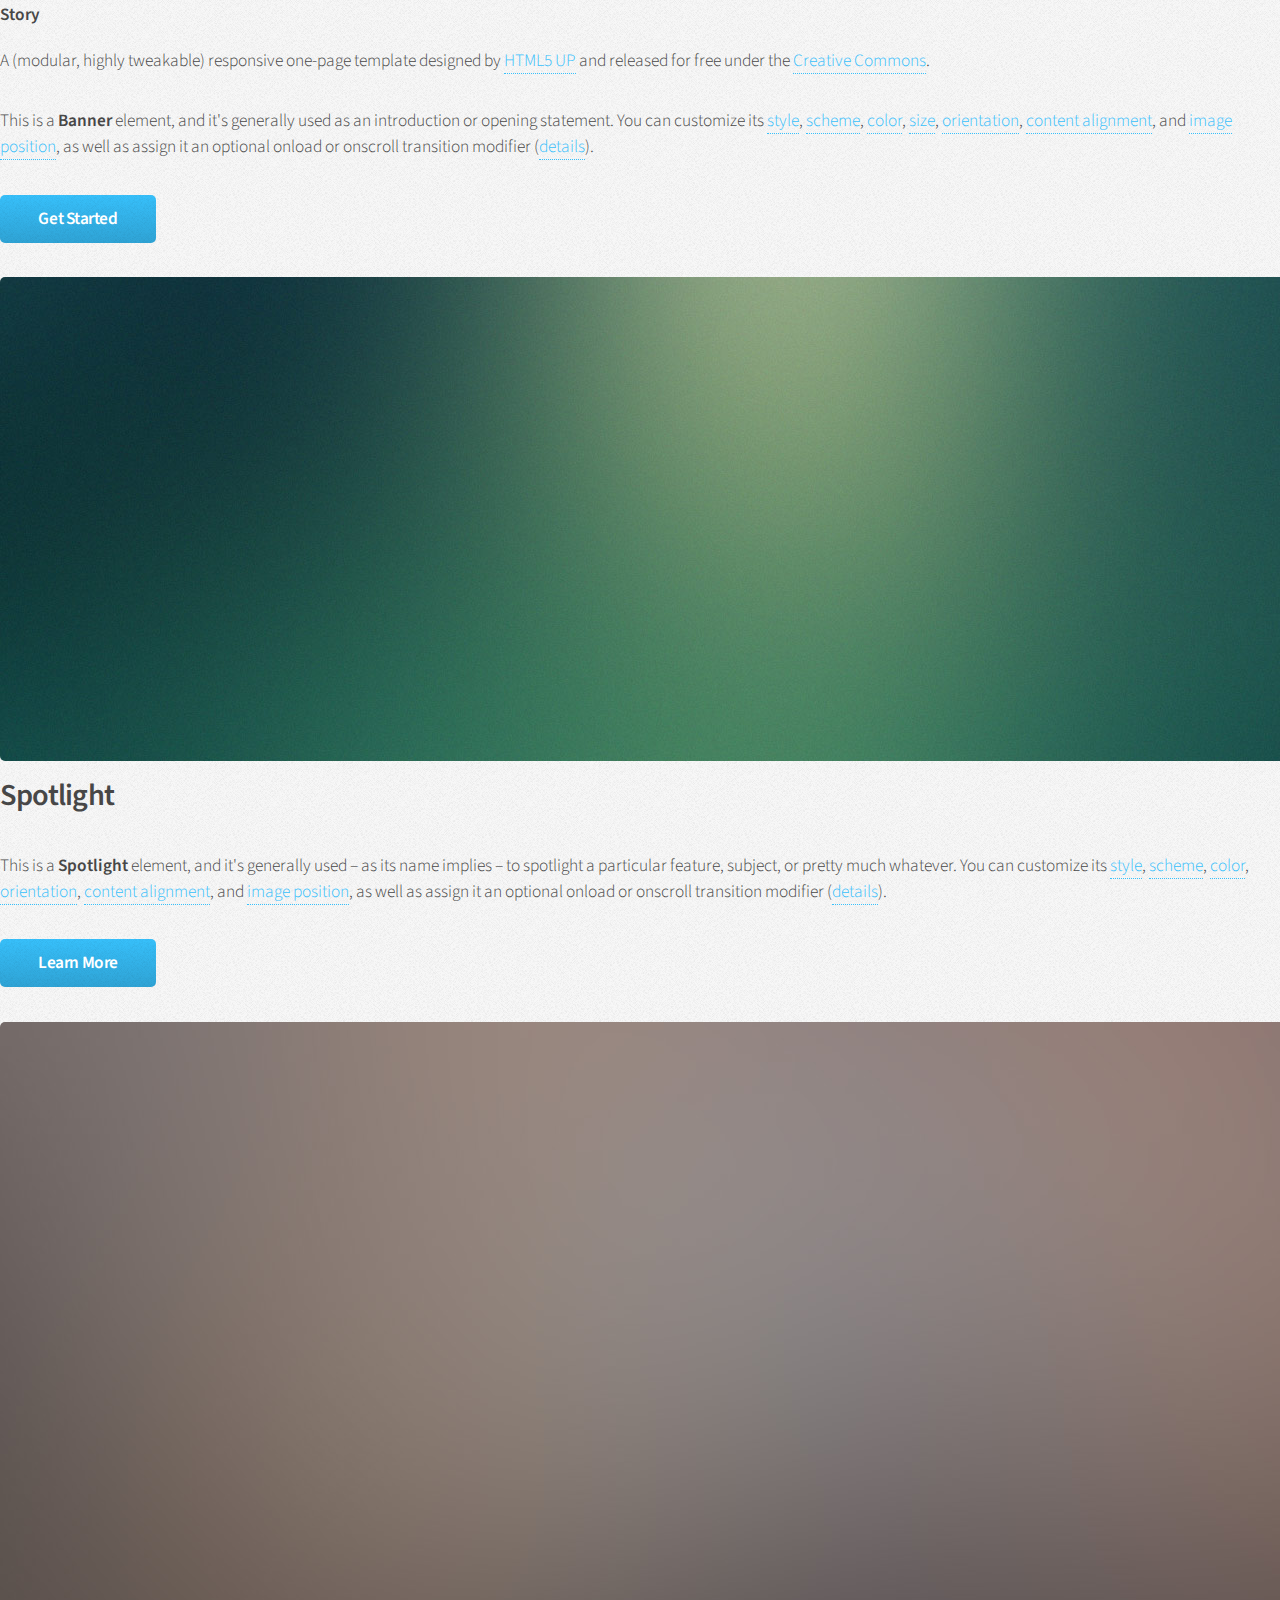
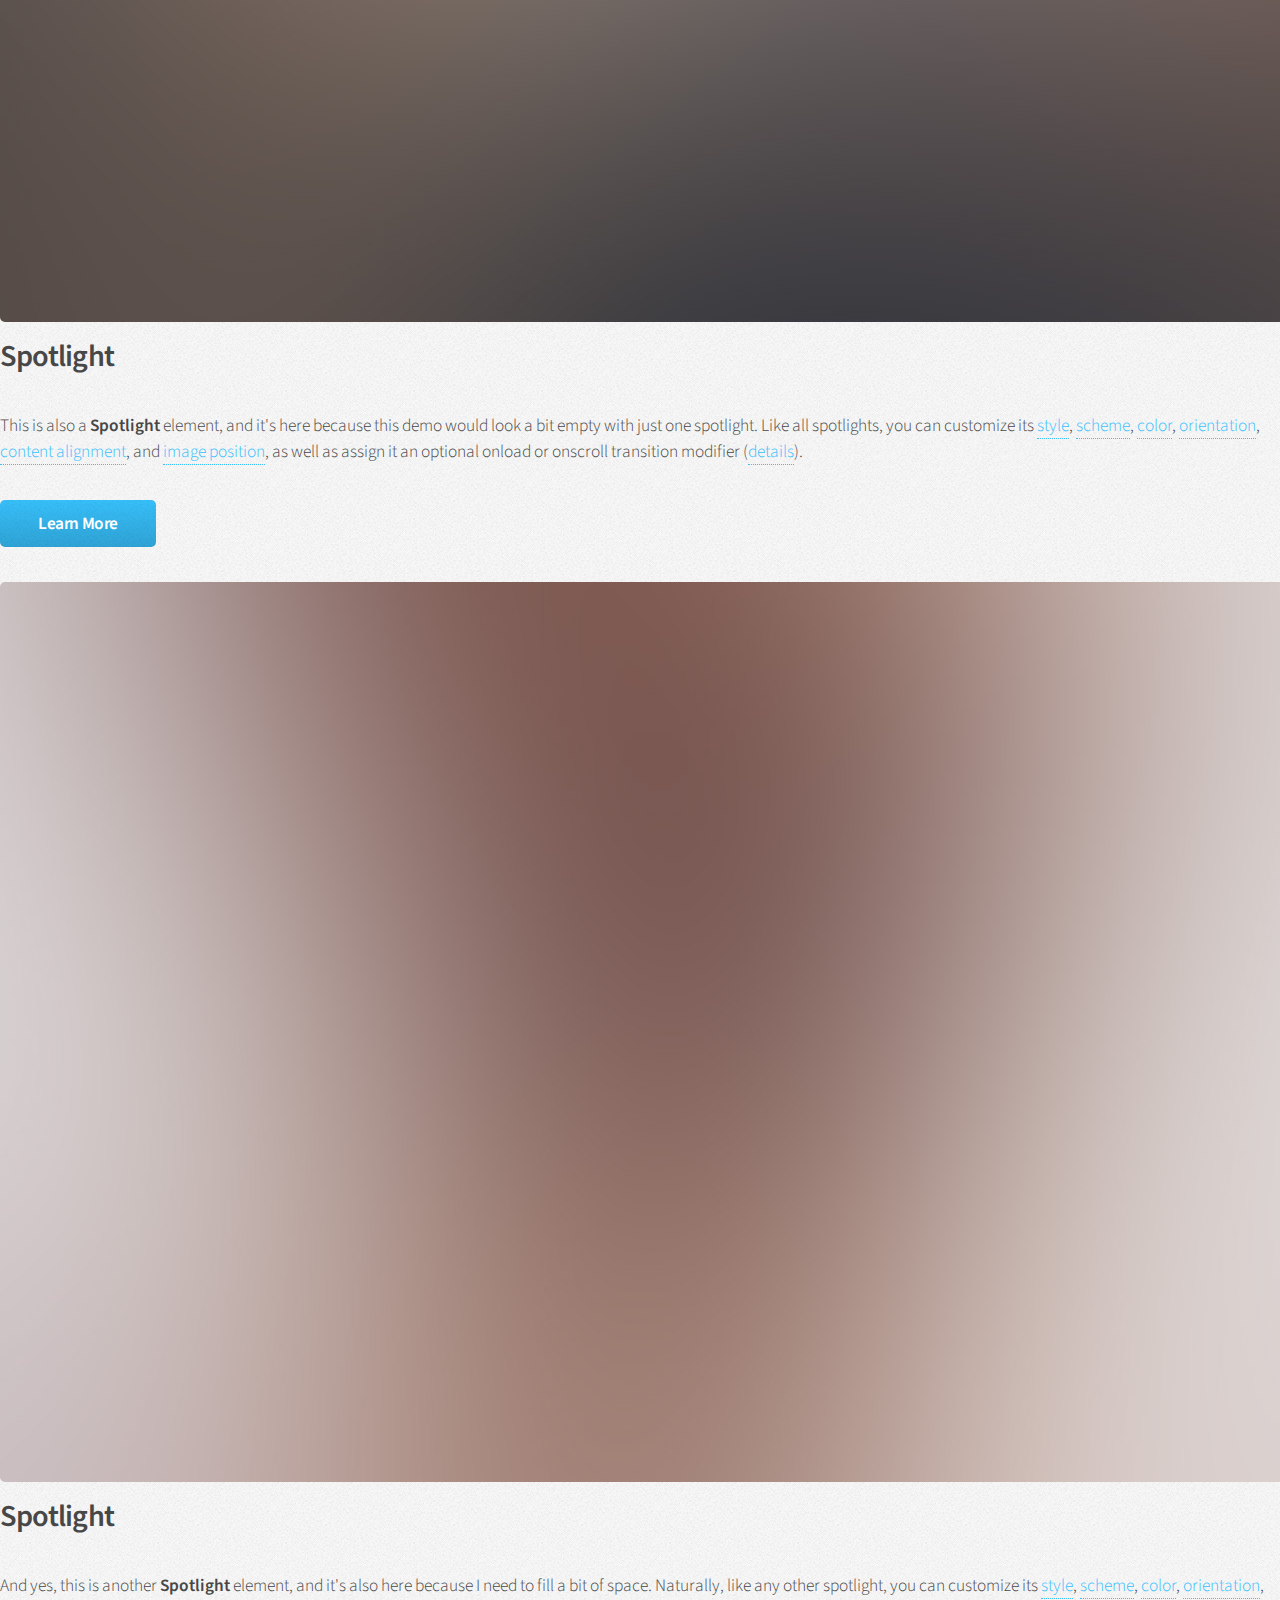
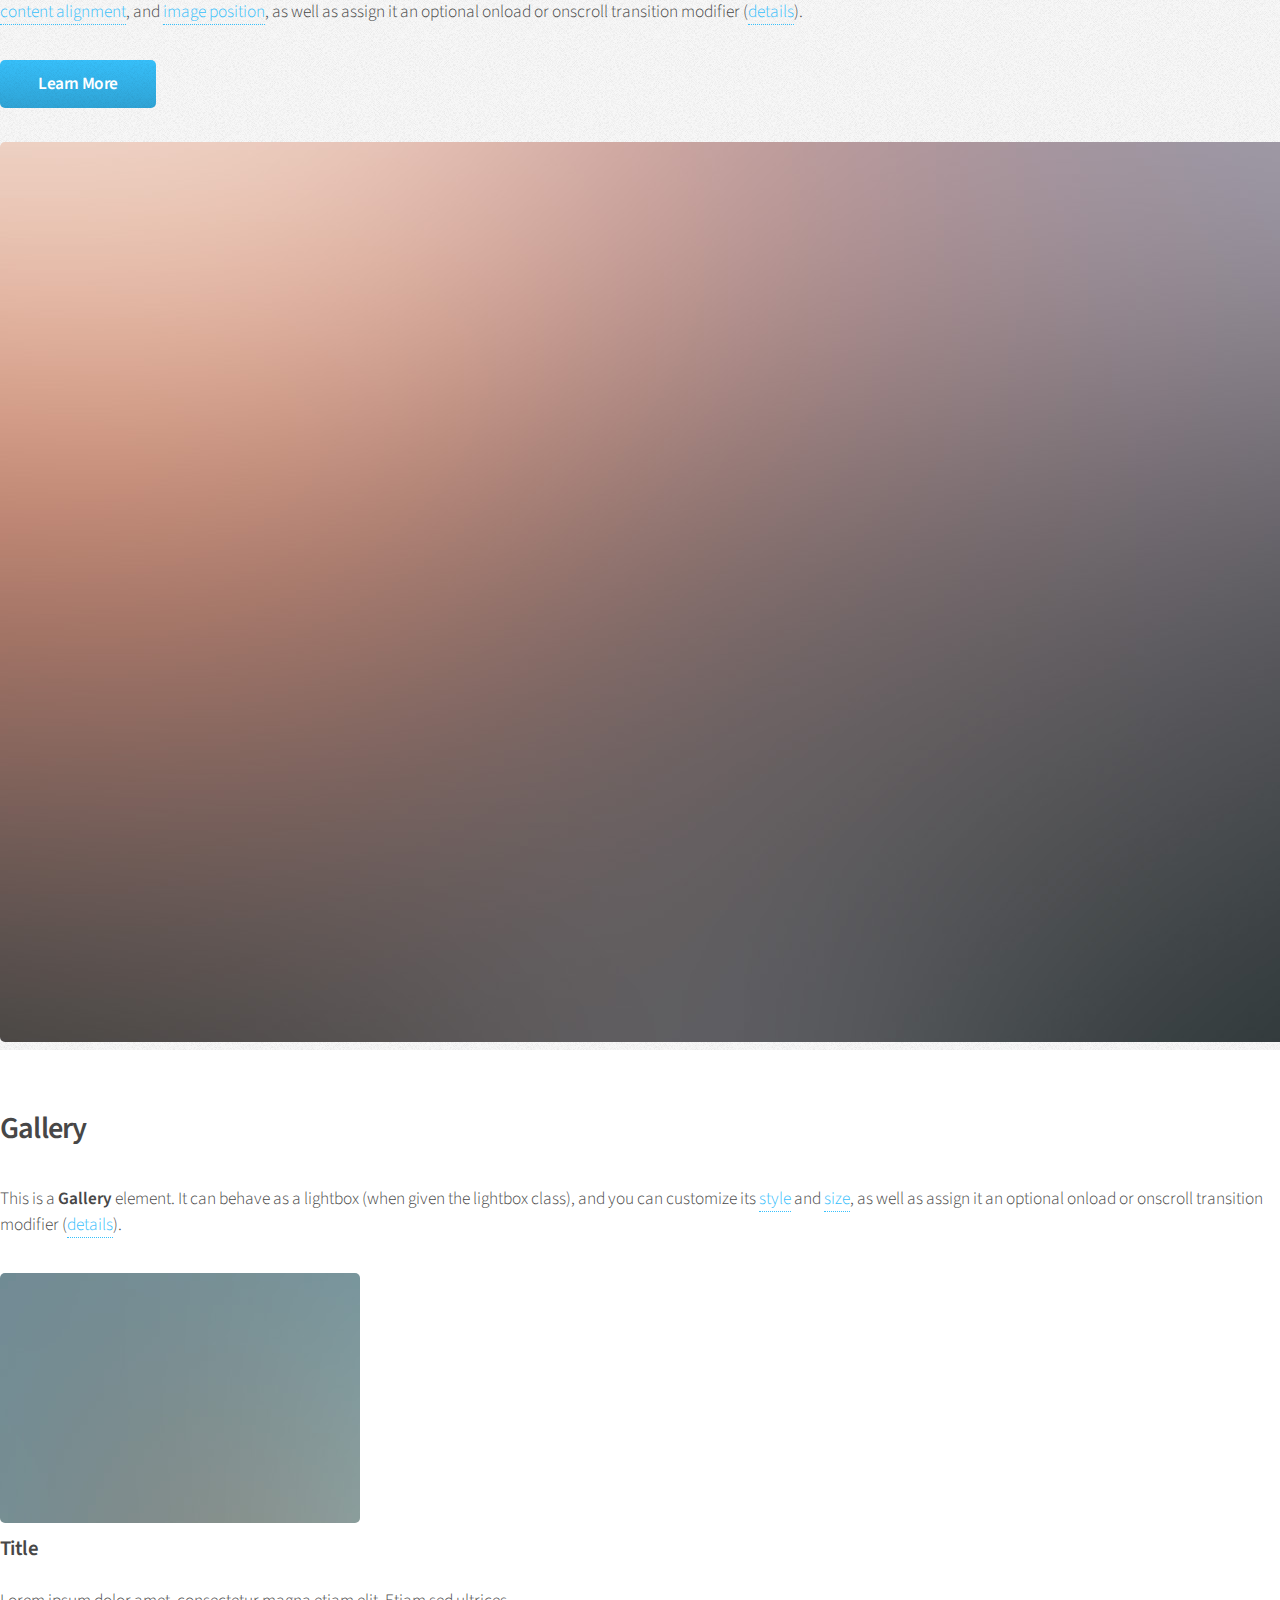
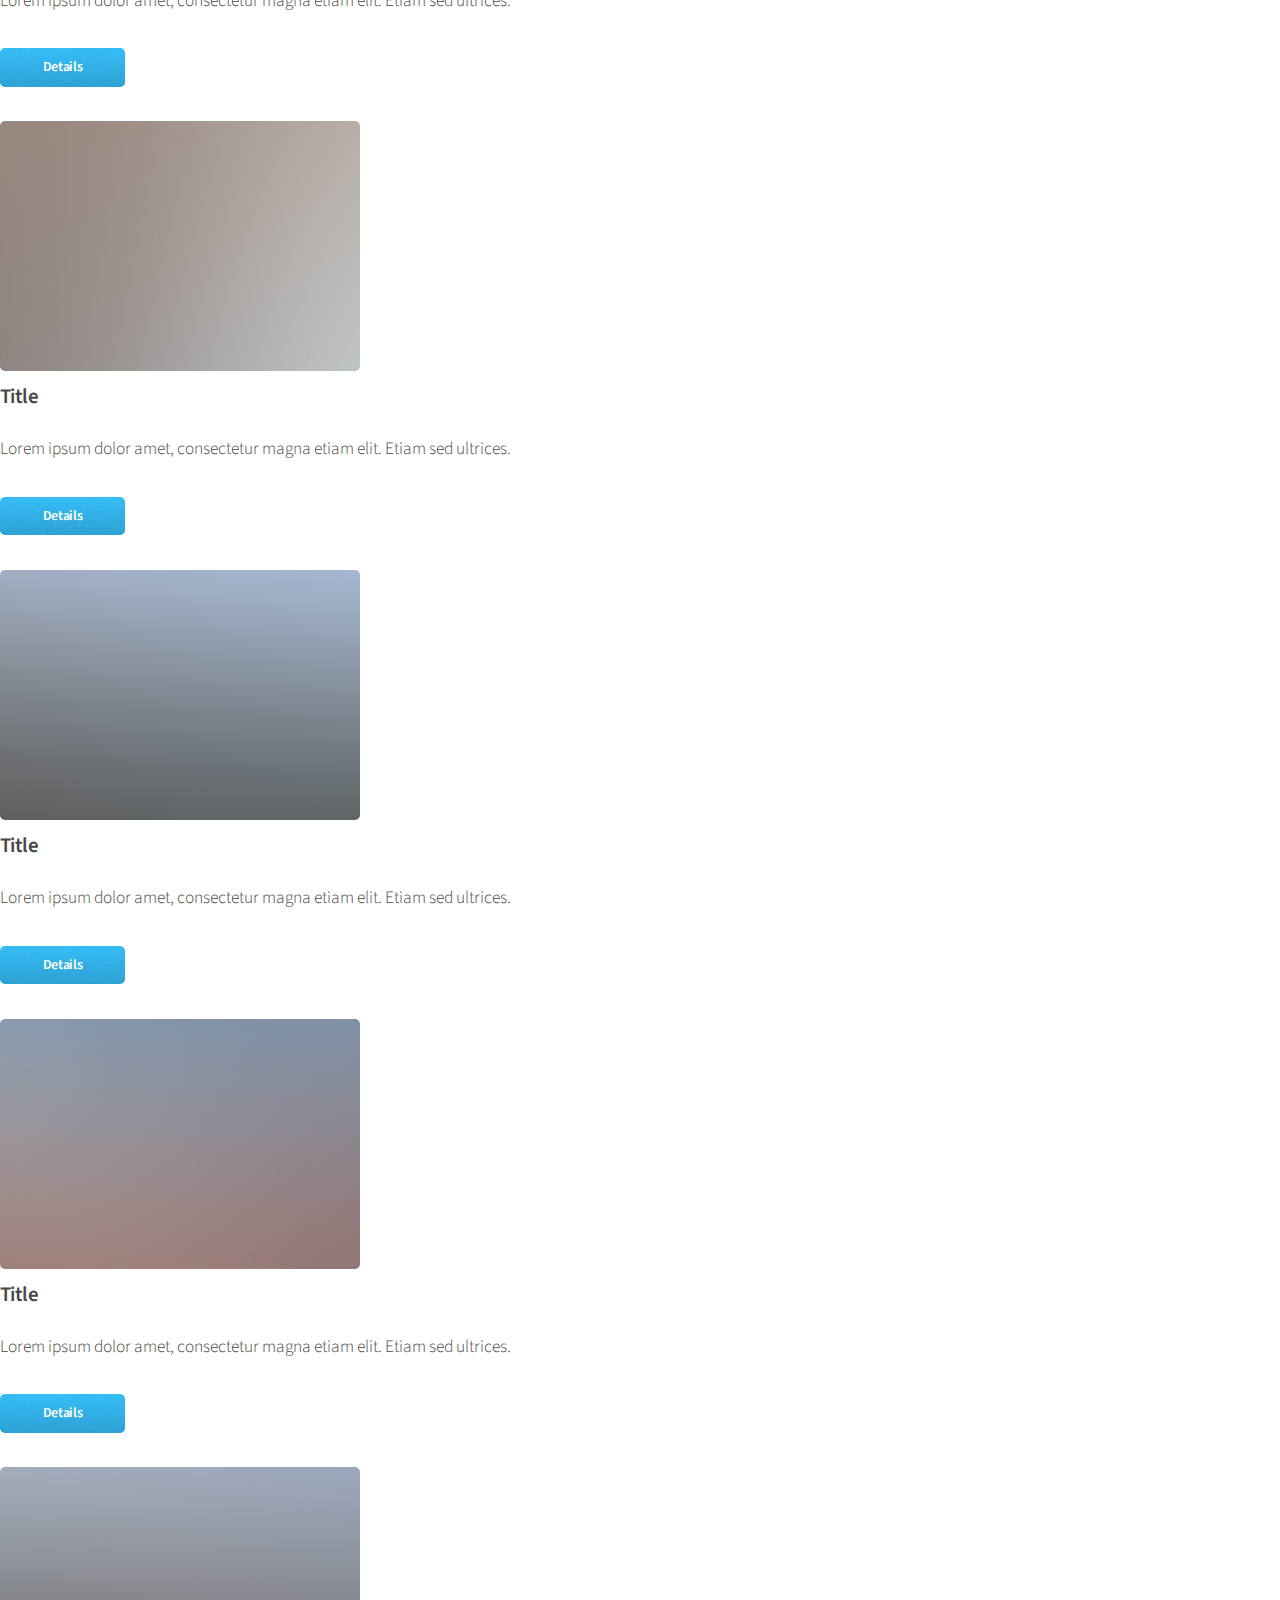
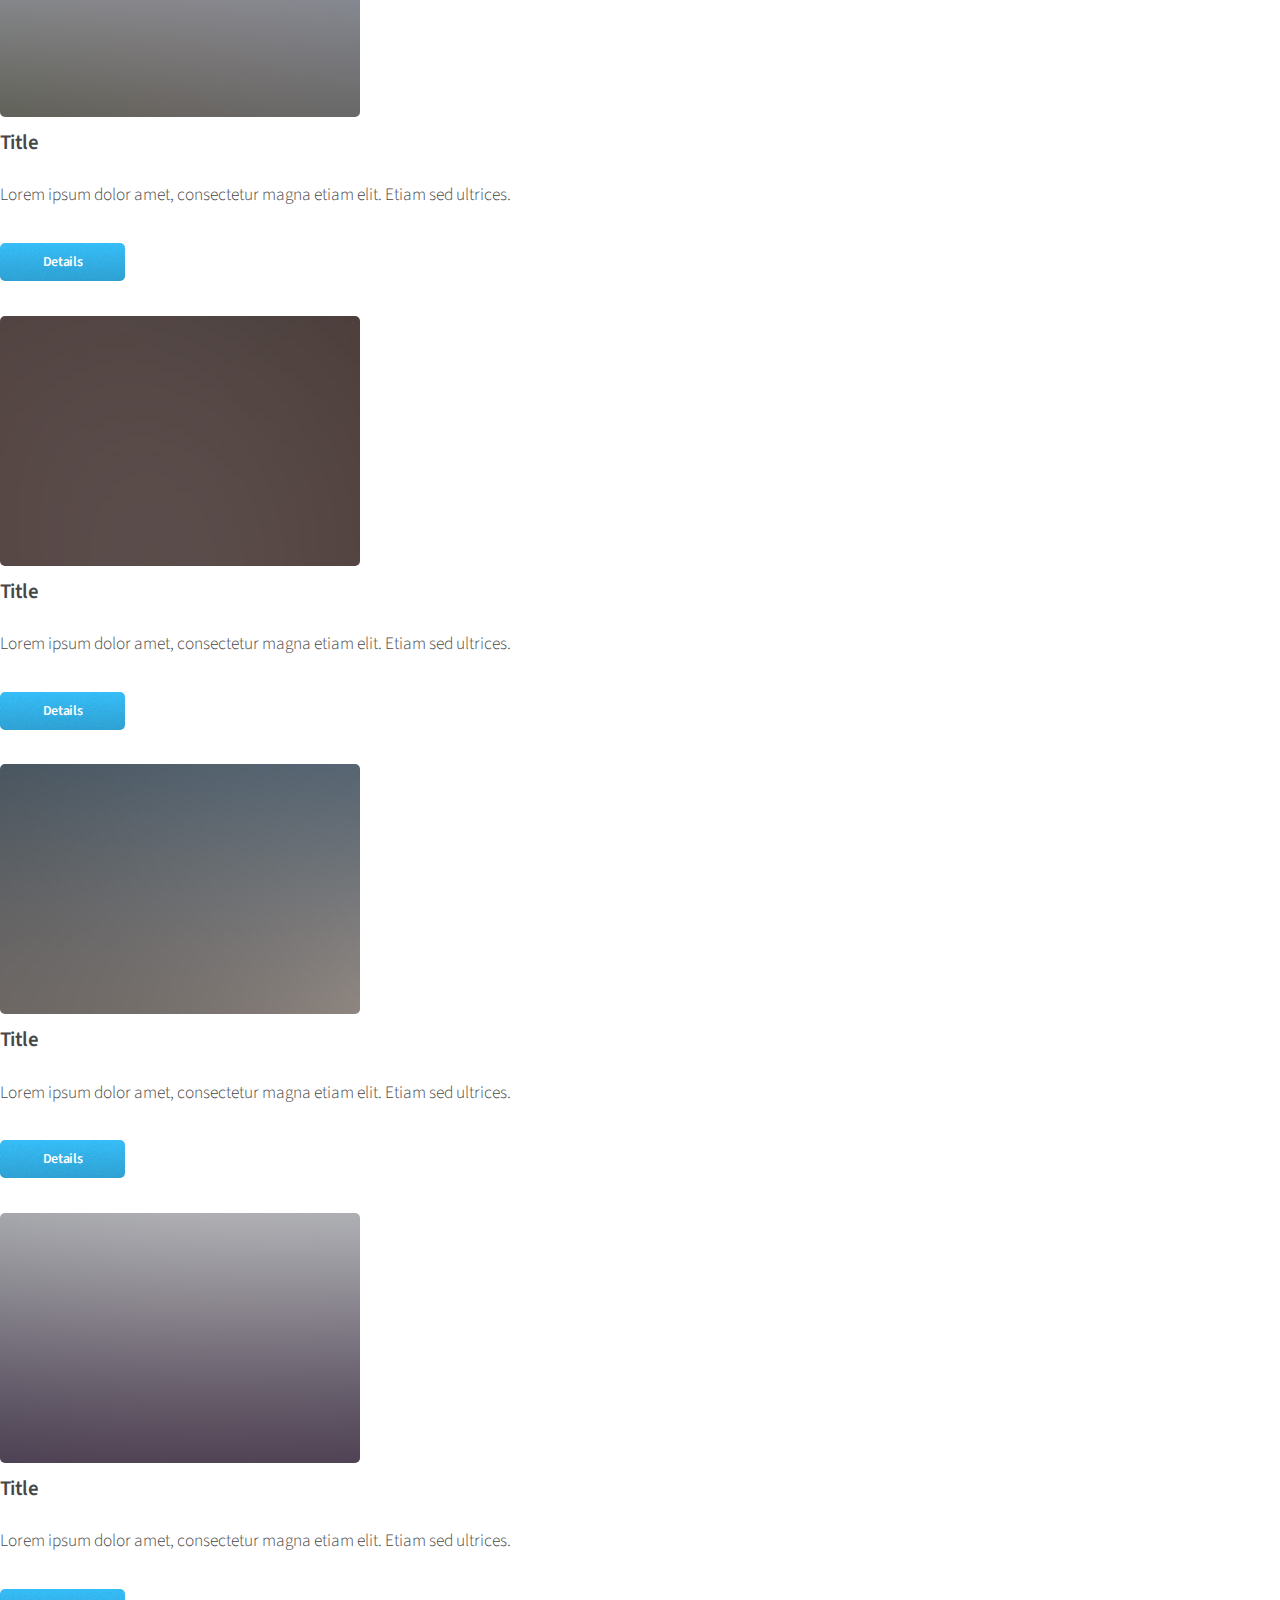
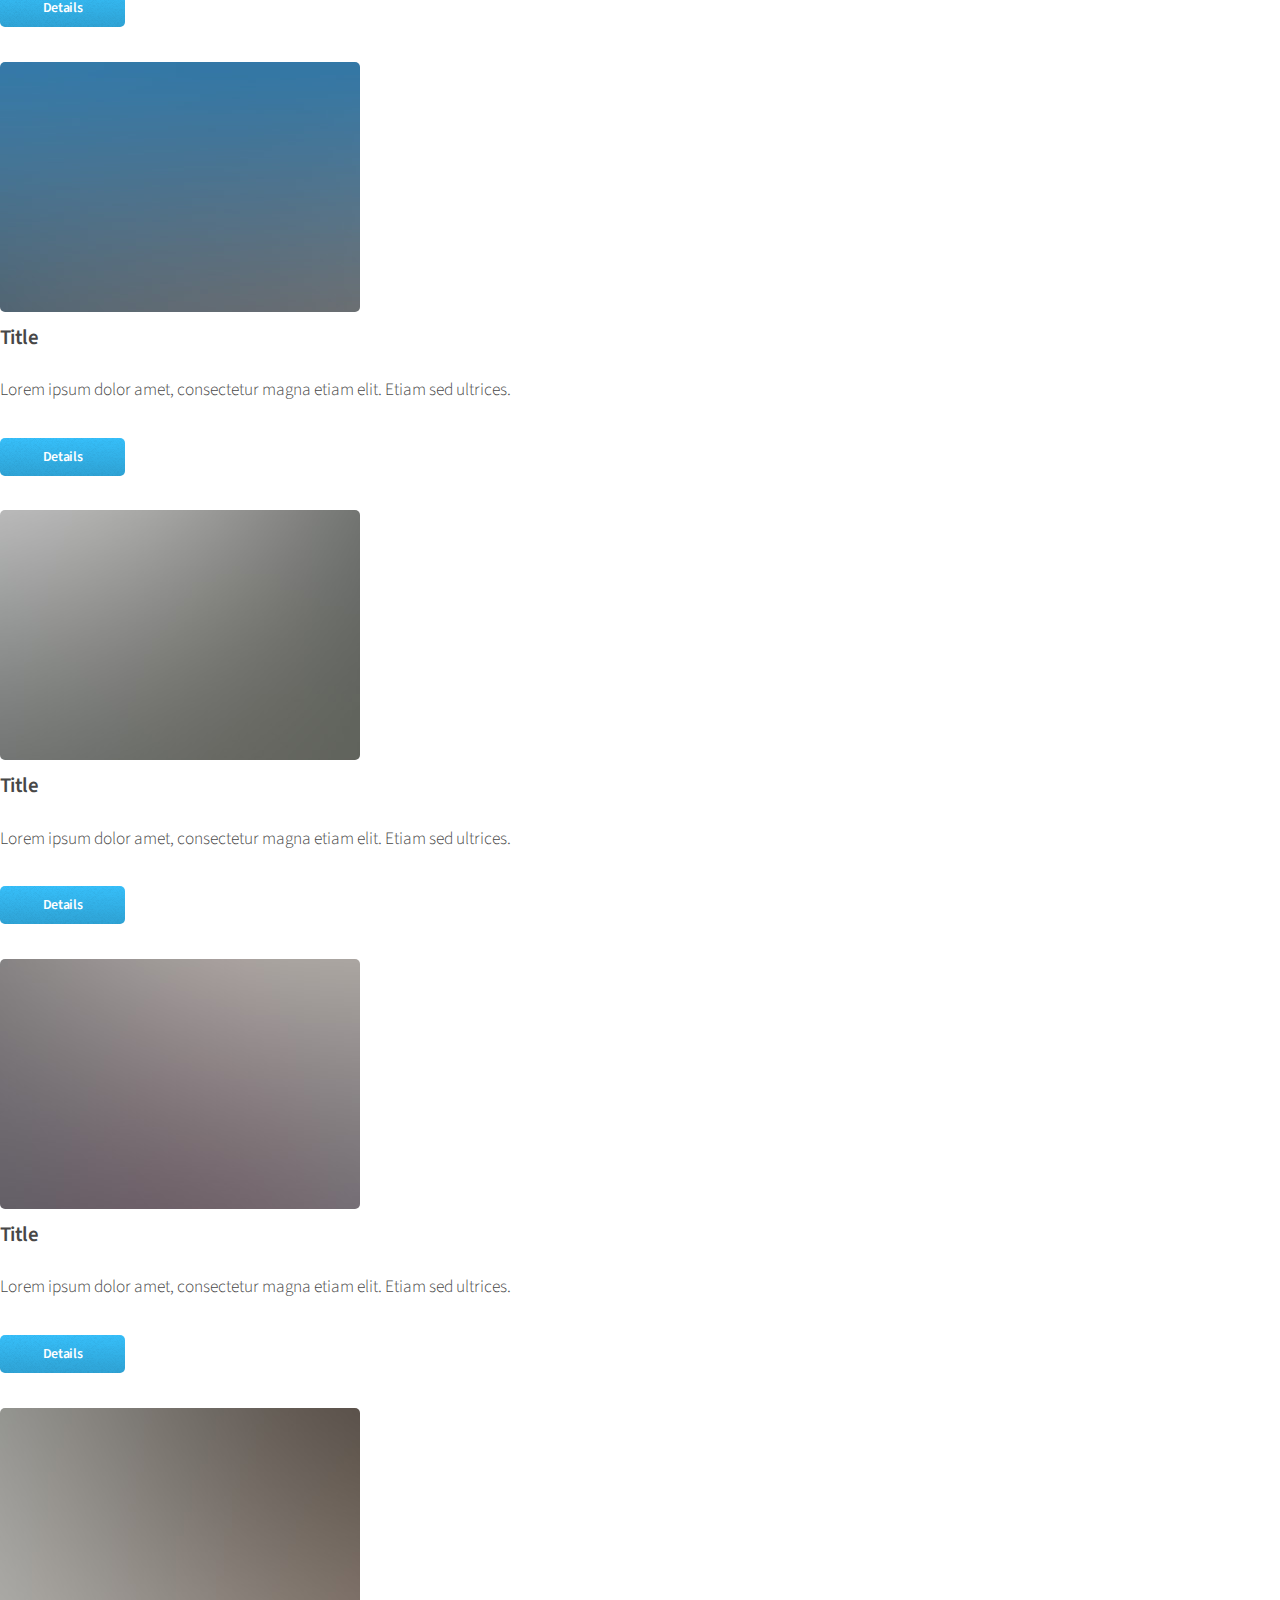
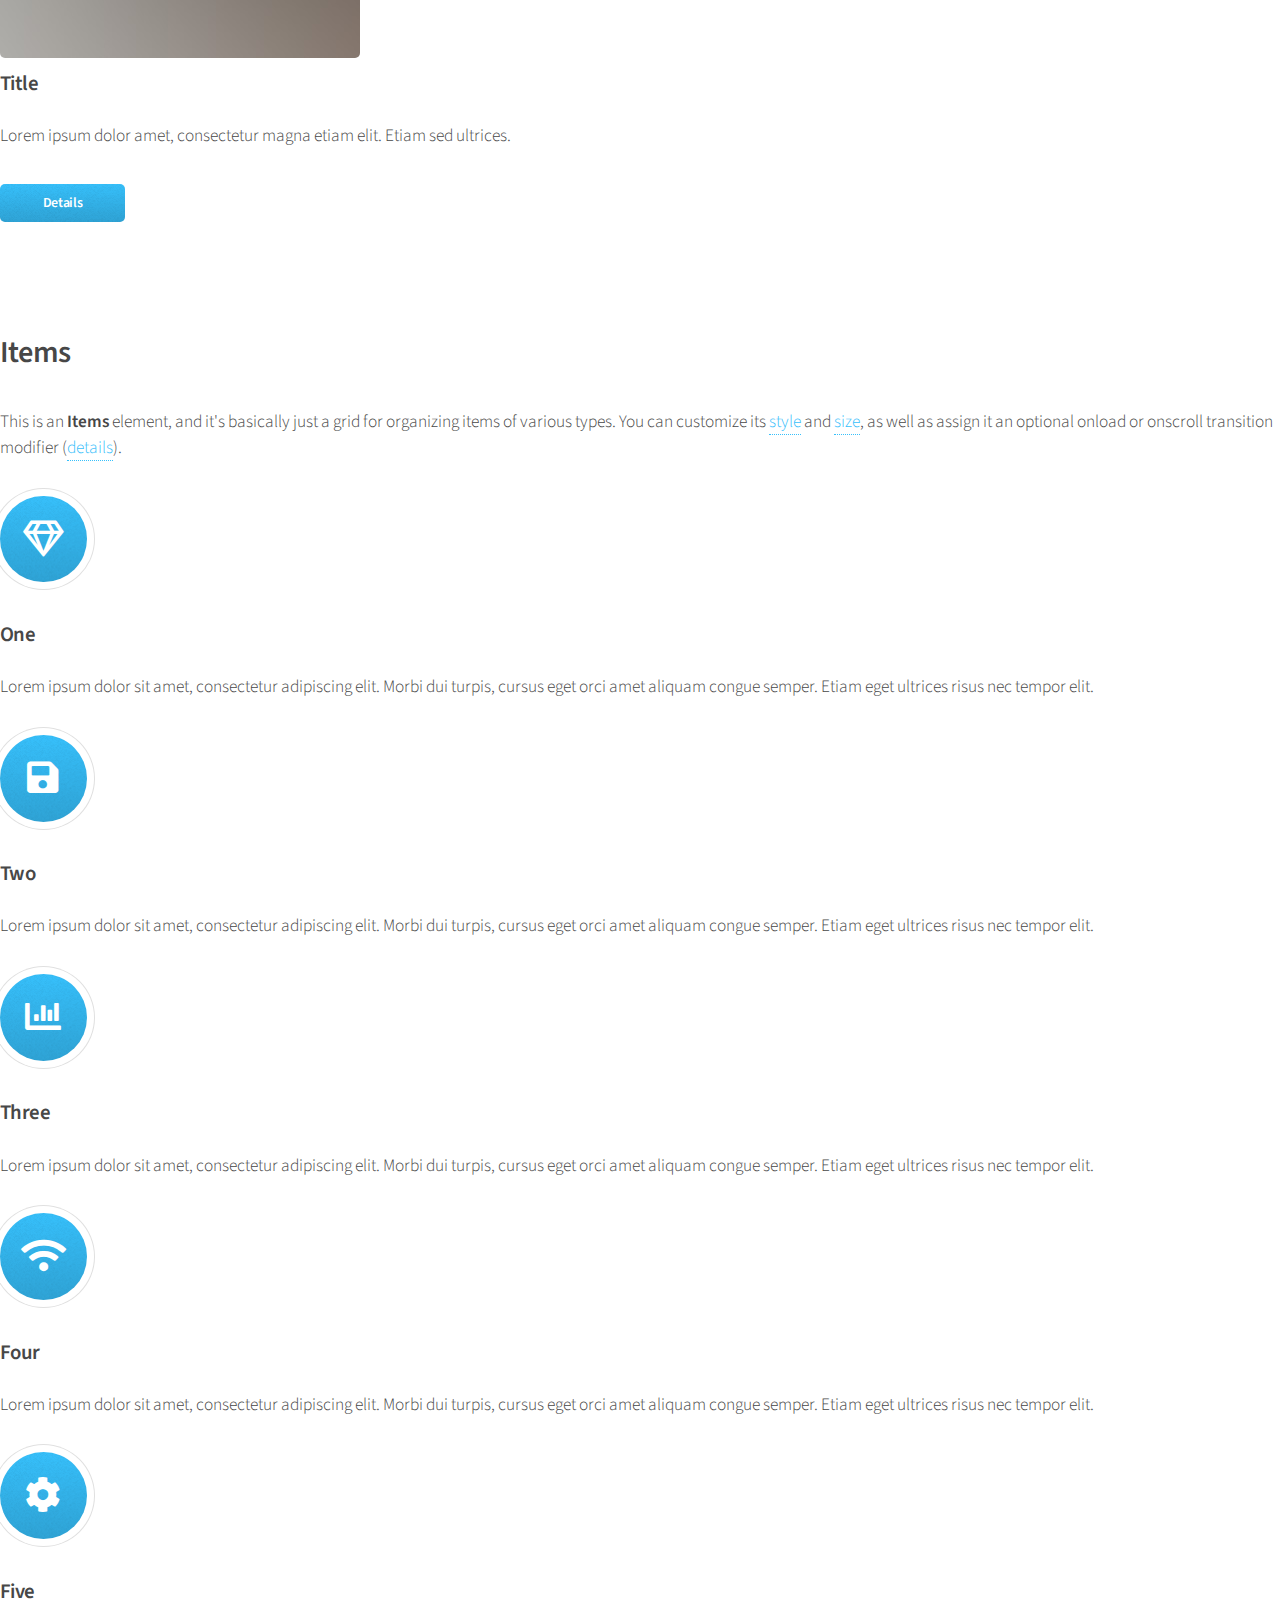
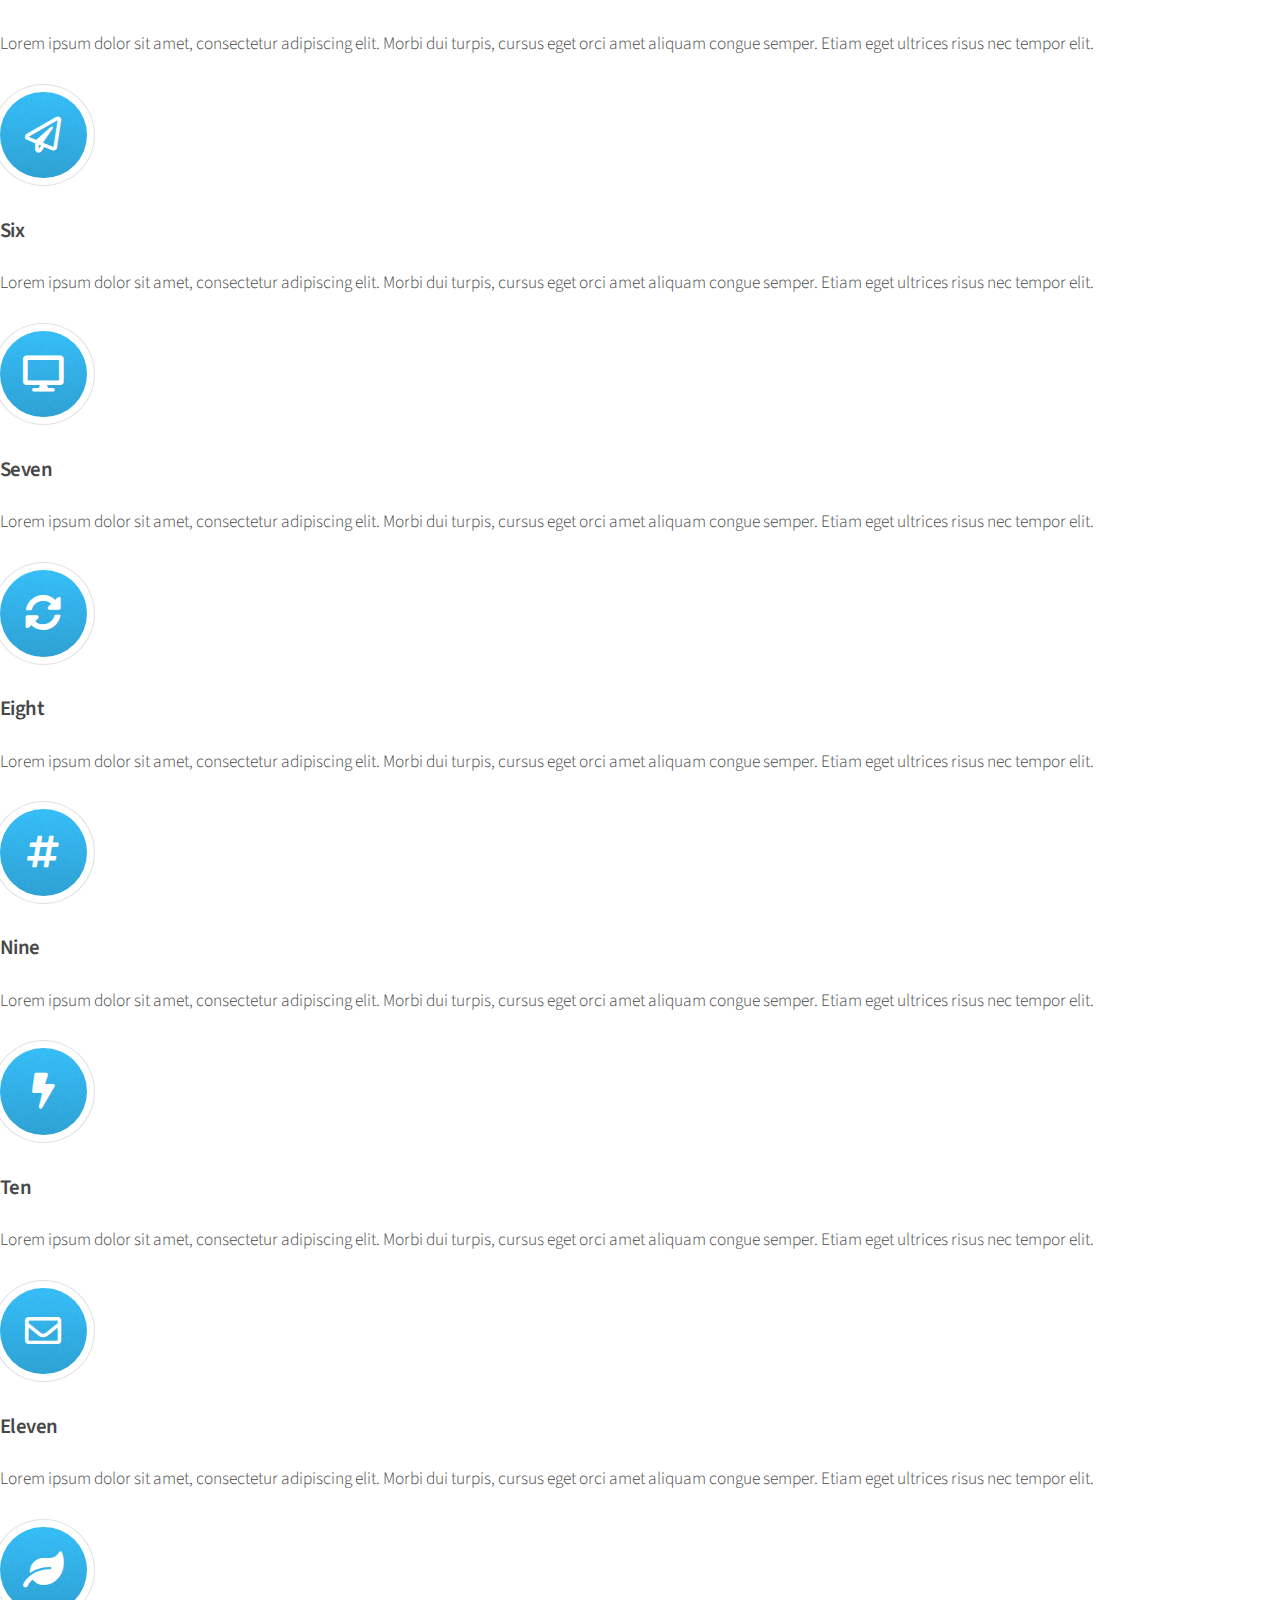
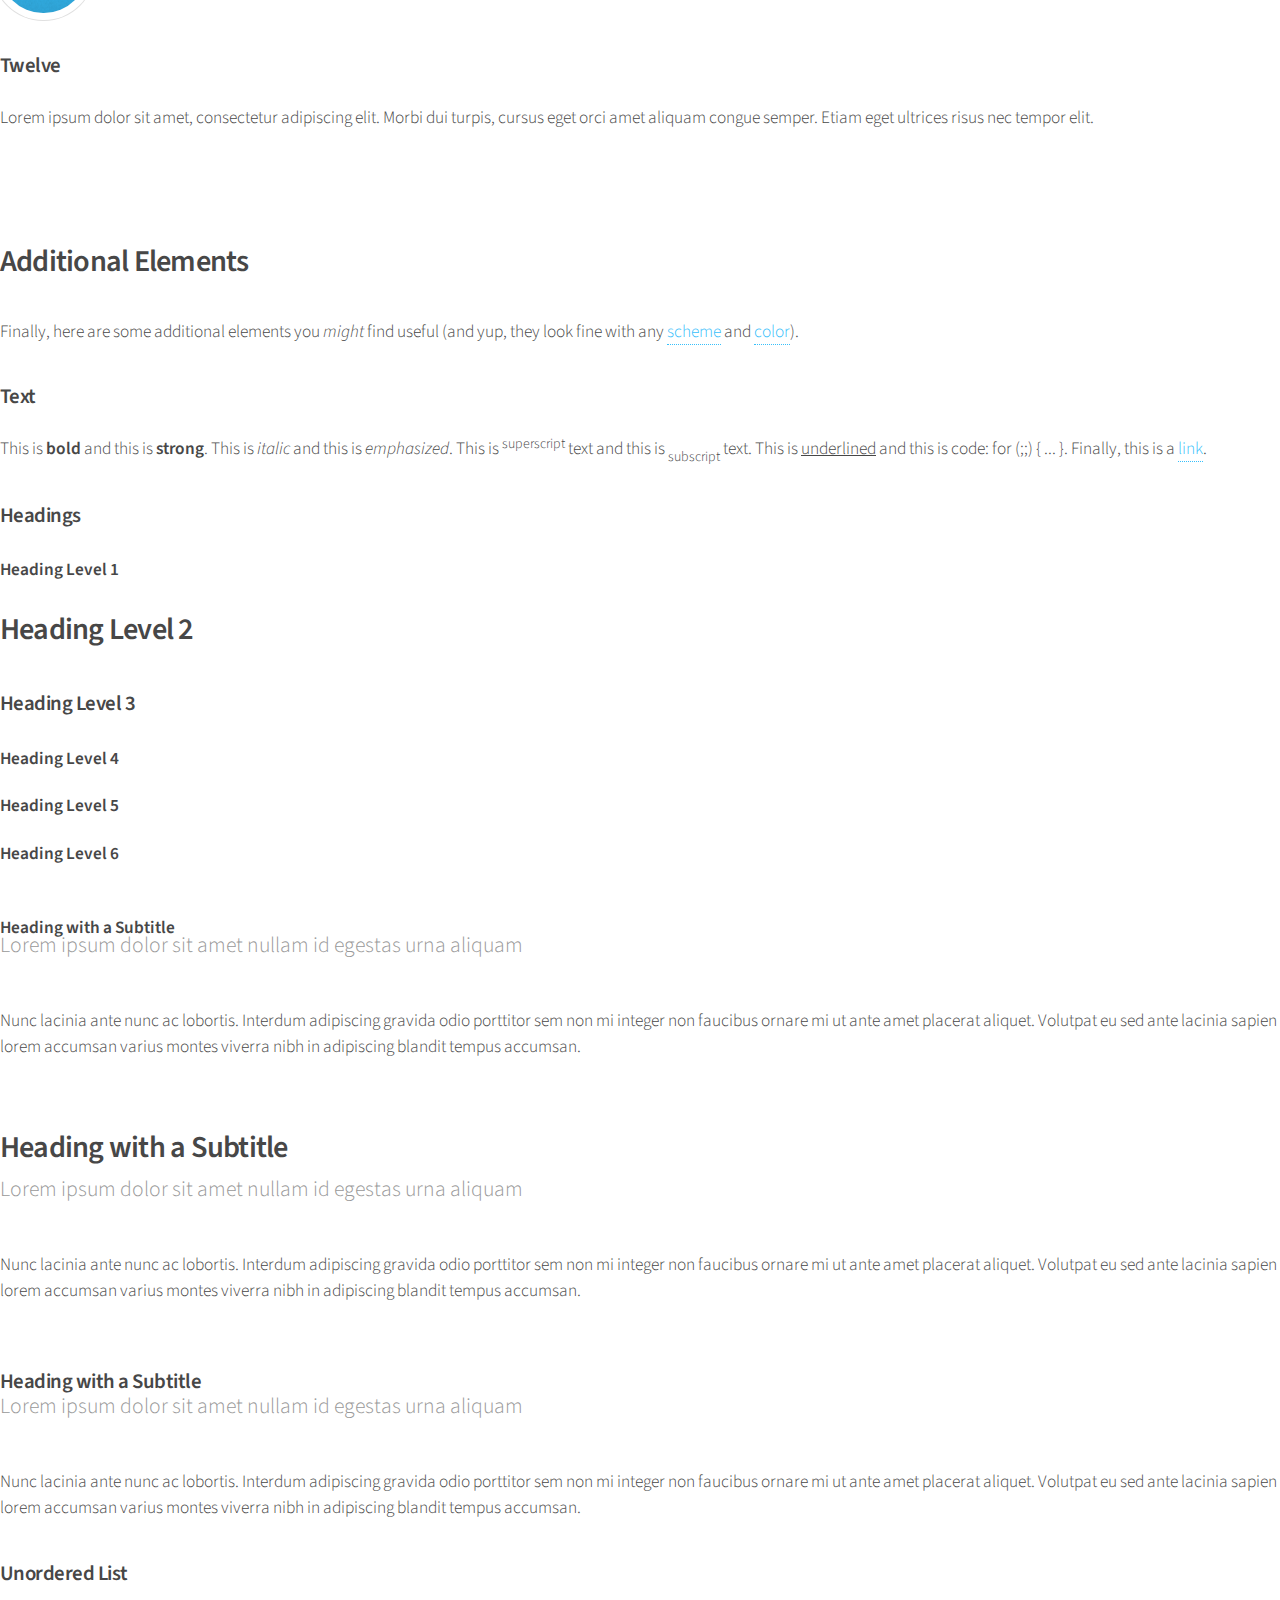
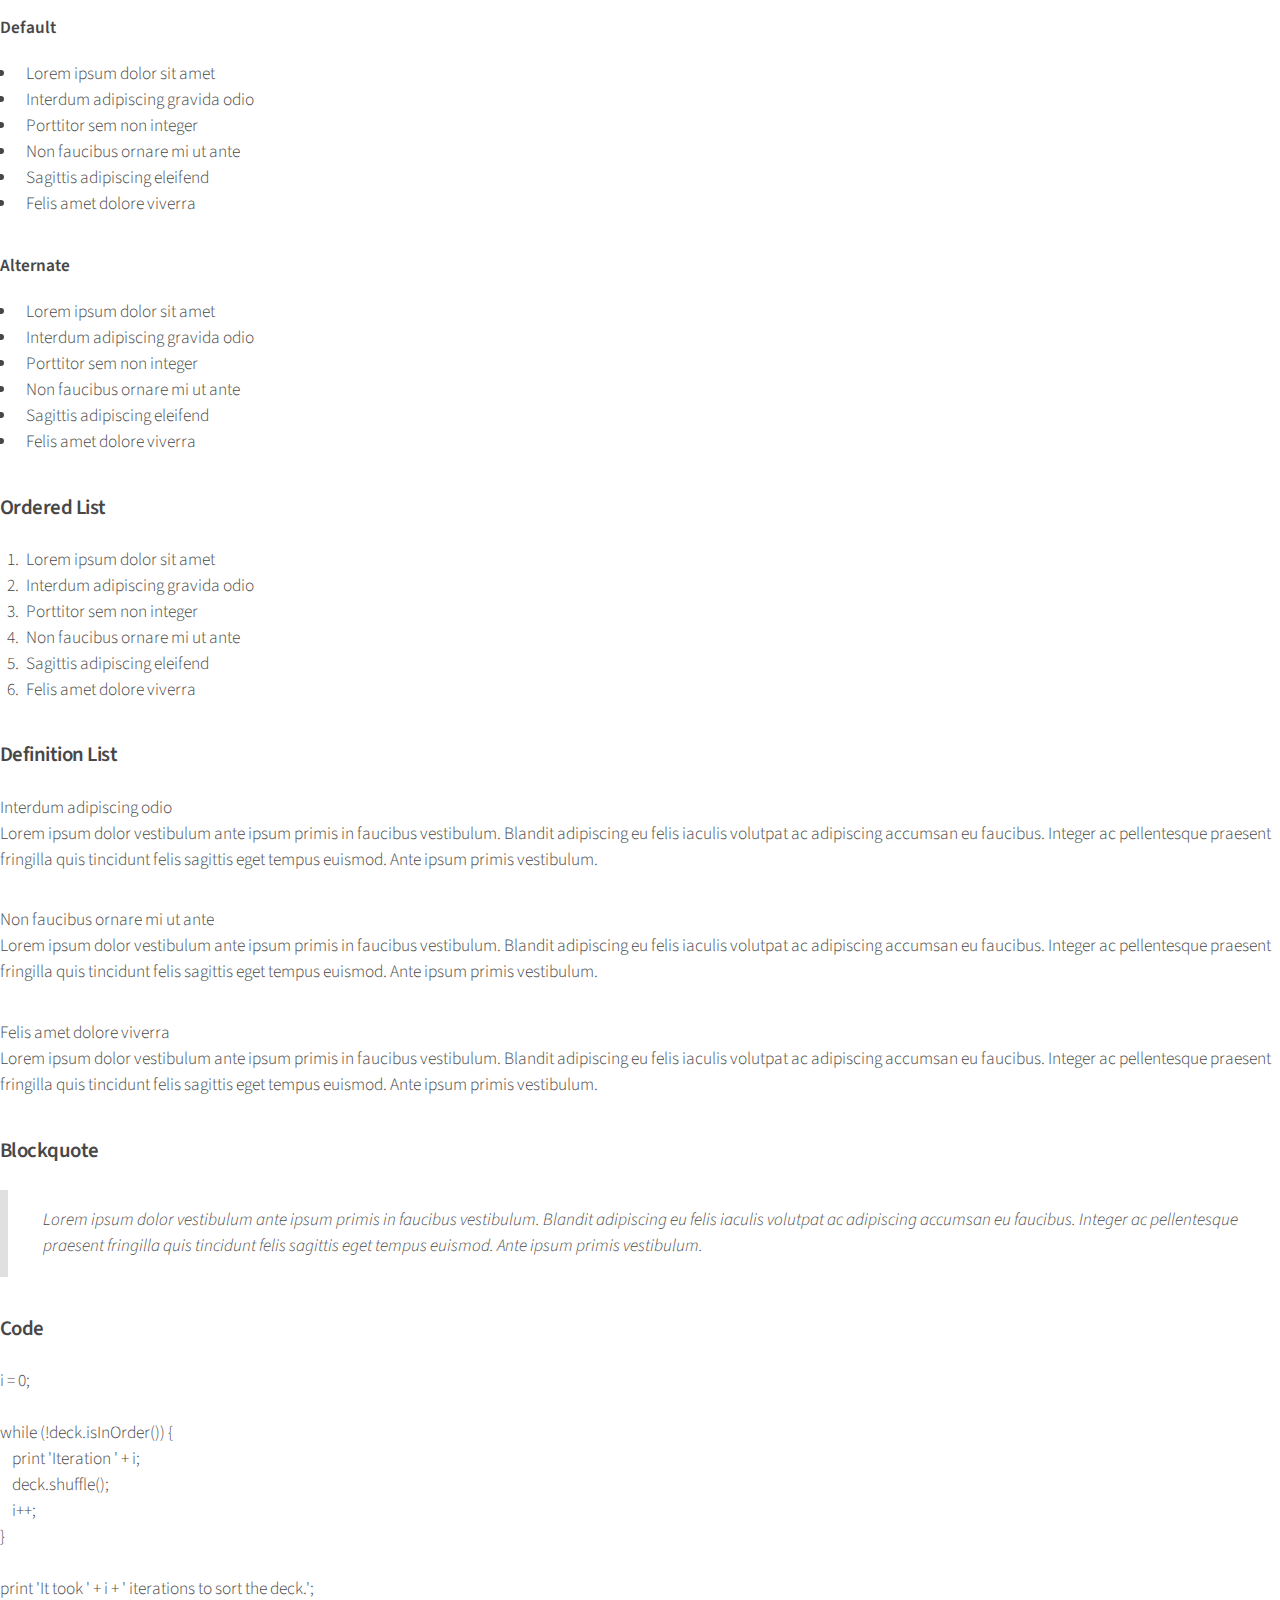
<file: index-demo.html>
<!DOCTYPE HTML>
<!--
	Story by HTML5 UP
	html5up.net | @ajlkn
	Free for personal and commercial use under the CCA 3.0 license (html5up.net/license)

	Note: Only needed for demo purposes. Delete for production sites.
-->
<html>
	<head>
		<title>Story by HTML5 UP</title>
		<meta charset="utf-8" />
		<meta name="viewport" content="width=device-width, initial-scale=1, user-scalable=no" />
		<link rel="stylesheet" href="assets/css/main.css" />
		<noscript><link rel="stylesheet" href="assets/css/noscript.css" /></noscript>
	</head>
	<body class="is-preload">

		<!-- Wrapper -->
			<div id="wrapper" class="divided">

				<!-- Banner -->
					<section class="banner style1 orient-left content-align-left image-position-right fullscreen onload-image-fade-in onload-content-fade-right">
						<div class="content">
							<h1>Story</h1>
							<p class="major">A (modular, highly tweakable) responsive one-page template designed by <a href="https://html5up.net">HTML5 UP</a> and released for free under the <a href="https://html5up.net/license">Creative Commons</a>.</p>
							<p>This is a <strong>Banner</strong> element, and it's generally used as an introduction or opening statement. You can customize its <span class="demo-controls">appearance with a number of modifiers</span>, as well as assign it an optional <code>onload</code> or <code>onscroll</code> transition modifier (<a href="#reference-banner">details</a>).</p>
							<ul class="actions stacked">
								<li><a href="#first" class="button large wide smooth-scroll-middle">Get Started</a></li>
							</ul>
						</div>
						<div class="image">
							<img src="images/banner.jpg" alt="" />
						</div>
					</section>

				<!-- Spotlight -->
					<section class="spotlight style1 orient-right content-align-left image-position-center onscroll-image-fade-in" id="first">
						<div class="content">
							<h2>Spotlight</h2>
							<p>This is a <strong>Spotlight</strong> element, and it's generally used &ndash; as its name implies &ndash; to spotlight a particular feature, subject, or pretty much whatever. You can customize its <span class="demo-controls">appearance with a number of modifiers</span>, as well as assign it an optional <code>onload</code> or <code>onscroll</code> transition modifier (<a href="#reference-spotlight">details</a>).</p>
							<ul class="actions stacked">
								<li><a href="#" class="button">Learn More</a></li>
							</ul>
						</div>
						<div class="image">
							<img src="images/spotlight01.jpg" alt="" />
						</div>
					</section>

				<!-- Spotlight -->
					<section class="spotlight style1 orient-left content-align-left image-position-center onscroll-image-fade-in">
						<div class="content">
							<h2>Spotlight</h2>
							<p>This is also a <strong>Spotlight</strong> element, and it's here because this demo would look a bit empty with just one spotlight. Like all spotlights, you can customize its <span class="demo-controls">appearance with a number of modifiers</span>, as well as assign it an optional <code>onload</code> or <code>onscroll</code> transition modifier (<a href="#reference-spotlight">details</a>).</p>
							<ul class="actions stacked">
								<li><a href="#" class="button">Learn More</a></li>
							</ul>
						</div>
						<div class="image">
							<img src="images/spotlight02.jpg" alt="" />
						</div>
					</section>

				<!-- Spotlight -->
					<section class="spotlight style1 orient-right content-align-left image-position-center onscroll-image-fade-in">
						<div class="content">
							<h2>Spotlight</h2>
							<p>And yes, this is another <strong>Spotlight</strong> element, and it's also here because I need to fill a bit of space. Naturally, like any other spotlight, you can customize its <span class="demo-controls">appearance with a number of modifiers</span>, as well as assign it an optional <code>onload</code> or <code>onscroll</code> transition modifier (<a href="#reference-spotlight">details</a>).</p>
							<ul class="actions stacked">
								<li><a href="#" class="button">Learn More</a></li>
							</ul>
						</div>
						<div class="image">
							<img src="images/spotlight03.jpg" alt="" />
						</div>
					</section>

				<!-- Gallery -->
					<section class="wrapper style1 align-center">
						<div class="inner">
							<h2>Gallery</h2>
							<p>This is a <strong>Gallery</strong> element. It can behave as a lightbox (when given the <code>lightbox</code> class), and you can customize its <span class="demo-controls">appearance with a number of modifiers</span>, as well as assign it an optional <code>onload</code> or <code>onscroll</code> transition modifier (<a href="#reference-gallery">details</a>).</p>
						</div>

						<!-- Gallery -->
							<div class="gallery style2 medium lightbox onscroll-fade-in">
								<article>
									<a href="images/gallery/fulls/01.jpg" class="image">
										<img src="images/gallery/thumbs/01.jpg" alt="" />
									</a>
									<div class="caption">
										<h3>Title</h3>
										<p>Lorem ipsum dolor amet, consectetur magna etiam elit. Etiam sed ultrices.</p>
										<ul class="actions fixed">
											<li><span class="button small">Details</span></li>
										</ul>
									</div>
								</article>
								<article>
									<a href="images/gallery/fulls/02.jpg" class="image">
										<img src="images/gallery/thumbs/02.jpg" alt="" />
									</a>
									<div class="caption">
										<h3>Title</h3>
										<p>Lorem ipsum dolor amet, consectetur magna etiam elit. Etiam sed ultrices.</p>
										<ul class="actions fixed">
											<li><span class="button small">Details</span></li>
										</ul>
									</div>
								</article>
								<article>
									<a href="images/gallery/fulls/03.jpg" class="image">
										<img src="images/gallery/thumbs/03.jpg" alt="" />
									</a>
									<div class="caption">
										<h3>Title</h3>
										<p>Lorem ipsum dolor amet, consectetur magna etiam elit. Etiam sed ultrices.</p>
										<ul class="actions fixed">
											<li><span class="button small">Details</span></li>
										</ul>
									</div>
								</article>
								<article>
									<a href="images/gallery/fulls/04.jpg" class="image">
										<img src="images/gallery/thumbs/04.jpg" alt="" />
									</a>
									<div class="caption">
										<h3>Title</h3>
										<p>Lorem ipsum dolor amet, consectetur magna etiam elit. Etiam sed ultrices.</p>
										<ul class="actions fixed">
											<li><span class="button small">Details</span></li>
										</ul>
									</div>
								</article>
								<article>
									<a href="images/gallery/fulls/05.jpg" class="image">
										<img src="images/gallery/thumbs/05.jpg" alt="" />
									</a>
									<div class="caption">
										<h3>Title</h3>
										<p>Lorem ipsum dolor amet, consectetur magna etiam elit. Etiam sed ultrices.</p>
										<ul class="actions fixed">
											<li><span class="button small">Details</span></li>
										</ul>
									</div>
								</article>
								<article>
									<a href="images/gallery/fulls/06.jpg" class="image">
										<img src="images/gallery/thumbs/06.jpg" alt="" />
									</a>
									<div class="caption">
										<h3>Title</h3>
										<p>Lorem ipsum dolor amet, consectetur magna etiam elit. Etiam sed ultrices.</p>
										<ul class="actions fixed">
											<li><span class="button small">Details</span></li>
										</ul>
									</div>
								</article>
								<article>
									<a href="images/gallery/fulls/07.jpg" class="image">
										<img src="images/gallery/thumbs/07.jpg" alt="" />
									</a>
									<div class="caption">
										<h3>Title</h3>
										<p>Lorem ipsum dolor amet, consectetur magna etiam elit. Etiam sed ultrices.</p>
										<ul class="actions fixed">
											<li><span class="button small">Details</span></li>
										</ul>
									</div>
								</article>
								<article>
									<a href="images/gallery/fulls/08.jpg" class="image">
										<img src="images/gallery/thumbs/08.jpg" alt="" />
									</a>
									<div class="caption">
										<h3>Title</h3>
										<p>Lorem ipsum dolor amet, consectetur magna etiam elit. Etiam sed ultrices.</p>
										<ul class="actions fixed">
											<li><span class="button small">Details</span></li>
										</ul>
									</div>
								</article>
								<article>
									<a href="images/gallery/fulls/09.jpg" class="image">
										<img src="images/gallery/thumbs/09.jpg" alt="" />
									</a>
									<div class="caption">
										<h3>Title</h3>
										<p>Lorem ipsum dolor amet, consectetur magna etiam elit. Etiam sed ultrices.</p>
										<ul class="actions fixed">
											<li><span class="button small">Details</span></li>
										</ul>
									</div>
								</article>
								<article>
									<a href="images/gallery/fulls/10.jpg" class="image">
										<img src="images/gallery/thumbs/10.jpg" alt="" />
									</a>
									<div class="caption">
										<h3>Title</h3>
										<p>Lorem ipsum dolor amet, consectetur magna etiam elit. Etiam sed ultrices.</p>
										<ul class="actions fixed">
											<li><span class="button small">Details</span></li>
										</ul>
									</div>
								</article>
								<article>
									<a href="images/gallery/fulls/11.jpg" class="image">
										<img src="images/gallery/thumbs/11.jpg" alt="" />
									</a>
									<div class="caption">
										<h3>Title</h3>
										<p>Lorem ipsum dolor amet, consectetur magna etiam elit. Etiam sed ultrices.</p>
										<ul class="actions fixed">
											<li><span class="button small">Details</span></li>
										</ul>
									</div>
								</article>
								<article>
									<a href="images/gallery/fulls/12.jpg" class="image">
										<img src="images/gallery/thumbs/12.jpg" alt="" />
									</a>
									<div class="caption">
										<h3>Title</h3>
										<p>Lorem ipsum dolor amet, consectetur magna etiam elit. Etiam sed ultrices.</p>
										<ul class="actions fixed">
											<li><span class="button small">Details</span></li>
										</ul>
									</div>
								</article>
							</div>

					</section>

				<!-- Items -->
					<section class="wrapper style1 align-center">
						<div class="inner">
							<h2>Items</h2>
							<p>This is an <strong>Items</strong> element, and it's basically just a grid for organizing items of various types. You can customize its <span class="demo-controls">appearance with a number of modifiers</span>, as well as assign it an optional <code>onload</code> or <code>onscroll</code> transition modifier (<a href="#reference-items">details</a>).</p>
							<div class="items style1 medium onscroll-fade-in">
								<section>
									<span class="icon style2 major fa-gem"></span>
									<h3>One</h3>
									<p>Lorem ipsum dolor sit amet, consectetur adipiscing elit. Morbi dui turpis, cursus eget orci amet aliquam congue semper. Etiam eget ultrices risus nec tempor elit.</p>
								</section>
								<section>
									<span class="icon solid style2 major fa-save"></span>
									<h3>Two</h3>
									<p>Lorem ipsum dolor sit amet, consectetur adipiscing elit. Morbi dui turpis, cursus eget orci amet aliquam congue semper. Etiam eget ultrices risus nec tempor elit.</p>
								</section>
								<section>
									<span class="icon solid style2 major fa-chart-bar"></span>
									<h3>Three</h3>
									<p>Lorem ipsum dolor sit amet, consectetur adipiscing elit. Morbi dui turpis, cursus eget orci amet aliquam congue semper. Etiam eget ultrices risus nec tempor elit.</p>
								</section>
								<section>
									<span class="icon solid style2 major fa-wifi"></span>
									<h3>Four</h3>
									<p>Lorem ipsum dolor sit amet, consectetur adipiscing elit. Morbi dui turpis, cursus eget orci amet aliquam congue semper. Etiam eget ultrices risus nec tempor elit.</p>
								</section>
								<section>
									<span class="icon solid style2 major fa-cog"></span>
									<h3>Five</h3>
									<p>Lorem ipsum dolor sit amet, consectetur adipiscing elit. Morbi dui turpis, cursus eget orci amet aliquam congue semper. Etiam eget ultrices risus nec tempor elit.</p>
								</section>
								<section>
									<span class="icon style2 major fa-paper-plane"></span>
									<h3>Six</h3>
									<p>Lorem ipsum dolor sit amet, consectetur adipiscing elit. Morbi dui turpis, cursus eget orci amet aliquam congue semper. Etiam eget ultrices risus nec tempor elit.</p>
								</section>
								<section>
									<span class="icon solid style2 major fa-desktop"></span>
									<h3>Seven</h3>
									<p>Lorem ipsum dolor sit amet, consectetur adipiscing elit. Morbi dui turpis, cursus eget orci amet aliquam congue semper. Etiam eget ultrices risus nec tempor elit.</p>
								</section>
								<section>
									<span class="icon solid style2 major fa-sync-alt"></span>
									<h3>Eight</h3>
									<p>Lorem ipsum dolor sit amet, consectetur adipiscing elit. Morbi dui turpis, cursus eget orci amet aliquam congue semper. Etiam eget ultrices risus nec tempor elit.</p>
								</section>
								<section>
									<span class="icon solid style2 major fa-hashtag"></span>
									<h3>Nine</h3>
									<p>Lorem ipsum dolor sit amet, consectetur adipiscing elit. Morbi dui turpis, cursus eget orci amet aliquam congue semper. Etiam eget ultrices risus nec tempor elit.</p>
								</section>
								<section>
									<span class="icon solid style2 major fa-bolt"></span>
									<h3>Ten</h3>
									<p>Lorem ipsum dolor sit amet, consectetur adipiscing elit. Morbi dui turpis, cursus eget orci amet aliquam congue semper. Etiam eget ultrices risus nec tempor elit.</p>
								</section>
								<section>
									<span class="icon style2 major fa-envelope"></span>
									<h3>Eleven</h3>
									<p>Lorem ipsum dolor sit amet, consectetur adipiscing elit. Morbi dui turpis, cursus eget orci amet aliquam congue semper. Etiam eget ultrices risus nec tempor elit.</p>
								</section>
								<section>
									<span class="icon solid style2 major fa-leaf"></span>
									<h3>Twelve</h3>
									<p>Lorem ipsum dolor sit amet, consectetur adipiscing elit. Morbi dui turpis, cursus eget orci amet aliquam congue semper. Etiam eget ultrices risus nec tempor elit.</p>
								</section>
							</div>
						</div>
					</section>

				<!-- Additional Elements -->
					<section class="wrapper style1 align-center">
						<div class="inner">
							<h2>Additional Elements</h2>
							<p>Finally, here are some additional elements you <em>might</em> find useful (and yup, they look fine with any <span class="demo-controls">appearance</span>).</p>
							<div class="index align-left">

								<!-- Text -->
									<section>
										<header>
											<h3>Text</h3>
										</header>
										<div class="content">

											<p>This is <b>bold</b> and this is <strong>strong</strong>. This is <i>italic</i> and this is <em>emphasized</em>.
											This is <sup>superscript</sup> text and this is <sub>subscript</sub> text.
											This is <u>underlined</u> and this is code: <code>for (;;) { ... }</code>.
											Finally, this is a <a href="#">link</a>.</p>

										</div>
									</section>

								<!-- Heading -->
									<section>
										<header>
											<h3>Headings</h3>
										</header>
										<div class="content">

											<h1>Heading Level 1</h1>
											<h2>Heading Level 2</h2>
											<h3>Heading Level 3</h3>
											<h4>Heading Level 4</h4>
											<h5>Heading Level 5</h5>
											<h6>Heading Level 6</h6>

											<hr />

											<header>
												<h1>Heading with a Subtitle</h1>
												<p>Lorem ipsum dolor sit amet nullam id egestas urna aliquam</p>
											</header>
											<p>Nunc lacinia ante nunc ac lobortis. Interdum adipiscing gravida odio porttitor sem non mi integer non faucibus ornare mi ut ante amet placerat aliquet. Volutpat eu sed ante lacinia sapien lorem accumsan varius montes viverra nibh in adipiscing blandit tempus accumsan.</p>

											<hr />

											<header>
												<h2>Heading with a Subtitle</h2>
												<p>Lorem ipsum dolor sit amet nullam id egestas urna aliquam</p>
											</header>
											<p>Nunc lacinia ante nunc ac lobortis. Interdum adipiscing gravida odio porttitor sem non mi integer non faucibus ornare mi ut ante amet placerat aliquet. Volutpat eu sed ante lacinia sapien lorem accumsan varius montes viverra nibh in adipiscing blandit tempus accumsan.</p>

											<hr />

											<header>
												<h3>Heading with a Subtitle</h3>
												<p>Lorem ipsum dolor sit amet nullam id egestas urna aliquam</p>
											</header>
											<p>Nunc lacinia ante nunc ac lobortis. Interdum adipiscing gravida odio porttitor sem non mi integer non faucibus ornare mi ut ante amet placerat aliquet. Volutpat eu sed ante lacinia sapien lorem accumsan varius montes viverra nibh in adipiscing blandit tempus accumsan.</p>

										</div>
									</section>

								<!-- Unordered List -->
									<section>
										<header>
											<h3>Unordered List</h3>
										</header>
										<div class="content">

											<h4>Default</h4>
											<ul>
												<li>Lorem ipsum dolor sit amet</li>
												<li>Interdum adipiscing gravida odio</li>
												<li>Porttitor sem non integer</li>
												<li>Non faucibus ornare mi ut ante</li>
												<li>Sagittis adipiscing eleifend</li>
												<li>Felis amet dolore viverra</li>
											</ul>

											<h4>Alternate</h4>
											<ul class="alt">
												<li>Lorem ipsum dolor sit amet</li>
												<li>Interdum adipiscing gravida odio</li>
												<li>Porttitor sem non integer</li>
												<li>Non faucibus ornare mi ut ante</li>
												<li>Sagittis adipiscing eleifend</li>
												<li>Felis amet dolore viverra</li>
											</ul>

										</div>
									</section>

								<!-- Ordered List -->
									<section>
										<header>
											<h3>Ordered List</h3>
										</header>
										<div class="content">

											<ol>
												<li>Lorem ipsum dolor sit amet</li>
												<li>Interdum adipiscing gravida odio</li>
												<li>Porttitor sem non integer</li>
												<li>Non faucibus ornare mi ut ante</li>
												<li>Sagittis adipiscing eleifend</li>
												<li>Felis amet dolore viverra</li>
											</ol>

										</div>
									</section>

								<!-- Definition List -->
									<section>
										<header>
											<h3>Definition List</h3>
										</header>
										<div class="content">

											<dl>
												<dt>Interdum adipiscing odio</dt>
												<dd>
													<p>Lorem ipsum dolor vestibulum ante ipsum primis in faucibus vestibulum. Blandit adipiscing eu felis iaculis volutpat ac adipiscing accumsan eu faucibus. Integer ac pellentesque praesent fringilla quis tincidunt felis sagittis eget tempus euismod. Ante ipsum primis vestibulum.</p>
												</dd>
												<dt>Non faucibus ornare mi ut ante</dt>
												<dd>
													<p>Lorem ipsum dolor vestibulum ante ipsum primis in faucibus vestibulum. Blandit adipiscing eu felis iaculis volutpat ac adipiscing accumsan eu faucibus. Integer ac pellentesque praesent fringilla quis tincidunt felis sagittis eget tempus euismod. Ante ipsum primis vestibulum.</p>
												</dd>
												<dt>Felis amet dolore viverra</dt>
												<dd>
													<p>Lorem ipsum dolor vestibulum ante ipsum primis in faucibus vestibulum. Blandit adipiscing eu felis iaculis volutpat ac adipiscing accumsan eu faucibus. Integer ac pellentesque praesent fringilla quis tincidunt felis sagittis eget tempus euismod. Ante ipsum primis vestibulum.</p>
												</dd>
											</dl>

										</div>
									</section>

								<!-- Blockquote -->
									<section>
										<header>
											<h3>Blockquote</h3>
										</header>
										<div class="content">

											<blockquote>Lorem ipsum dolor vestibulum ante ipsum primis in faucibus vestibulum. Blandit adipiscing eu felis iaculis volutpat ac adipiscing accumsan eu faucibus. Integer ac pellentesque praesent fringilla quis tincidunt felis sagittis eget tempus euismod. Ante ipsum primis vestibulum.</blockquote>

										</div>
									</section>

								<!-- Code -->
									<section>
										<header>
											<h3>Code</h3>
										</header>
										<div class="content">

											<pre><code>i = 0;

while (!deck.isInOrder()) {
    print 'Iteration ' + i;
    deck.shuffle();
    i++;
}

print 'It took ' + i + ' iterations to sort the deck.';
</code></pre>

										</div>
									</section>

								<!-- Icons -->
									<section>
										<header>
											<h3>Icons</h3>
										</header>
										<div class="content">

											<h4>Style #1</h4>
											<ul class="icons">
												<li><a href="#" class="icon brands style1 fa-twitter"><span class="label">Twitter</span></a></li>
												<li><a href="#" class="icon brands style1 fa-facebook-f"><span class="label">Facebook</span></a></li>
												<li><a href="#" class="icon brands style1 fa-instagram"><span class="label">Instagram</span></a></li>
												<li><a href="#" class="icon brands style1 fa-github"><span class="label">Github</span></a></li>
												<li><a href="#" class="icon brands style1 fa-dribbble"><span class="label">Dribbble</span></a></li>
											</ul>

											<h4>Style #2</h4>
											<ul class="icons">
												<li><a href="#" class="icon brands style2 fa-twitter"><span class="label">Twitter</span></a></li>
												<li><a href="#" class="icon brands style2 fa-facebook-f"><span class="label">Facebook</span></a></li>
												<li><a href="#" class="icon brands style2 fa-instagram"><span class="label">Instagram</span></a></li>
												<li><a href="#" class="icon brands style2 fa-github"><span class="label">Github</span></a></li>
												<li><a href="#" class="icon brands style2 fa-dribbble"><span class="label">Dribbble</span></a></li>
											</ul>

										</div>
									</section>

								<!-- Buttons -->
									<section>
										<header>
											<h3>Buttons</h3>
										</header>
										<div class="content">

											<ul class="actions">
												<li><a href="#" class="button primary">Primary</a></li>
												<li><a href="#" class="button">Default</a></li>
											</ul>
											<ul class="actions">
												<li><a href="#" class="button primary large">Large</a></li>
												<li><a href="#" class="button">Default</a></li>
												<li><a href="#" class="button small">Small</a></li>
											</ul>
											<ul class="actions fit">
												<li><a href="#" class="button primary fit">Fit</a></li>
												<li><a href="#" class="button fit">Fit</a></li>
												<li><a href="#" class="button primary fit">Fit</a></li>
												<li><a href="#" class="button fit">Fit</a></li>
											</ul>
											<ul class="actions fit small">
												<li><a href="#" class="button primary fit small">Fit + Small</a></li>
												<li><a href="#" class="button fit small">Fit + Small</a></li>
												<li><a href="#" class="button primary fit small">Fit + Small</a></li>
												<li><a href="#" class="button fit small">Fit + Small</a></li>
											</ul>
											<ul class="actions">
												<li><a href="#" class="button primary icon solid fa-search">Icon</a></li>
												<li><a href="#" class="button icon solid fa-download">Icon</a></li>
											</ul>
											<ul class="actions">
												<li><span class="button primary disabled">Primary</span></li>
												<li><span class="button disabled">Default</span></li>
											</ul>

										</div>
									</section>

								<!-- Actions -->
									<section>
										<header>
											<h3>Actions</h3>
										</header>
										<div class="content">

											<h4>Default</h4>
											<ul class="actions">
												<li><a href="#" class="button primary">Default</a></li>
												<li><a href="#" class="button">Default</a></li>
											</ul>

											<h4>Small</h4>
											<ul class="actions small">
												<li><a href="#" class="button primary small">Small</a></li>
												<li><a href="#" class="button small">Small</a></li>
											</ul>

											<h4>Stacked</h4>
											<ul class="actions stacked">
												<li><a href="#" class="button primary">Default</a></li>
												<li><a href="#" class="button">Default</a></li>
											</ul>

											<h4>Stacked + Fit</h4>
											<ul class="actions stacked">
												<li><a href="#" class="button primary fit">Default</a></li>
												<li><a href="#" class="button fit">Default</a></li>
											</ul>

										</div>
									</section>

								<!-- Form -->
									<section>
										<header>
											<h3>Form</h3>
										</header>
										<div class="content">

											<form method="post" action="#">
												<div class="fields">
													<div class="field half">
														<label for="name">Name</label>
														<input type="text" name="name" id="name" value="" />
													</div>
													<div class="field half">
														<label for="email">Email</label>
														<input type="email" name="email" id="email" value="" />
													</div>
													<div class="field">
														<label for="department">Department</label>
														<select name="department" id="department">
															<option value="">- Category -</option>
															<option value="1">Manufacturing</option>
															<option value="2">Shipping</option>
															<option value="3">Administration</option>
															<option value="4">Human Resources</option>
														</select>
													</div>
													<div class="field third">
														<input type="radio" id="priority-low" name="priority" checked />
														<label for="priority-low">Low Priority</label>
													</div>
													<div class="field third">
														<input type="radio" id="priority-normal" name="priority" />
														<label for="priority-normal">Normal Priority</label>
													</div>
													<div class="field third">
														<input type="radio" id="priority-high" name="priority" />
														<label for="priority-high">High Priority</label>
													</div>
													<div class="field">
														<label for="message">Message</label>
														<textarea name="message" id="message" rows="6"></textarea>
													</div>
													<div class="field half">
														<input type="checkbox" id="copy" name="copy" />
														<label for="copy">Email me a copy of this message</label>
													</div>
													<div class="field half">
														<input type="checkbox" id="human" name="human" checked />
														<label for="human">I am a human and not a robot</label>
													</div>
												</div>
												<ul class="actions">
													<li><input type="submit" name="submit" id="submit" value="Send Message" /></li>
												</ul>
											</form>

										</div>
									</section>

								<!-- Table -->
									<section>
										<header>
											<h3>Table</h3>
										</header>
										<div class="content">

											<h4>Default</h4>
											<div class="table-wrapper">
												<table>
													<thead>
														<tr>
															<th>Name</th>
															<th>Description</th>
															<th>Price</th>
														</tr>
													</thead>
													<tbody>
														<tr>
															<td>Item 1</td>
															<td>Ante turpis integer aliquet porttitor.</td>
															<td>29.99</td>
														</tr>
														<tr>
															<td>Item 2</td>
															<td>Vis ac commodo adipiscing arcu aliquet.</td>
															<td>19.99</td>
														</tr>
														<tr>
															<td>Item 3</td>
															<td> Morbi faucibus arcu accumsan lorem.</td>
															<td>29.99</td>
														</tr>
														<tr>
															<td>Item 4</td>
															<td>Vitae integer tempus condimentum.</td>
															<td>19.99</td>
														</tr>
														<tr>
															<td>Item 5</td>
															<td>Ante turpis integer aliquet porttitor.</td>
															<td>29.99</td>
														</tr>
													</tbody>
													<tfoot>
														<tr>
															<td colspan="2"></td>
															<td>100.00</td>
														</tr>
													</tfoot>
												</table>
											</div>

											<h4>Alternate</h4>
											<div class="table-wrapper">
												<table class="alt">
													<thead>
														<tr>
															<th>Name</th>
															<th>Description</th>
															<th>Price</th>
														</tr>
													</thead>
													<tbody>
														<tr>
															<td>Item 1</td>
															<td>Ante turpis integer aliquet porttitor.</td>
															<td>29.99</td>
														</tr>
														<tr>
															<td>Item 2</td>
															<td>Vis ac commodo adipiscing arcu aliquet.</td>
															<td>19.99</td>
														</tr>
														<tr>
															<td>Item 3</td>
															<td> Morbi faucibus arcu accumsan lorem.</td>
															<td>29.99</td>
														</tr>
														<tr>
															<td>Item 4</td>
															<td>Vitae integer tempus condimentum.</td>
															<td>19.99</td>
														</tr>
														<tr>
															<td>Item 5</td>
															<td>Ante turpis integer aliquet porttitor.</td>
															<td>29.99</td>
														</tr>
													</tbody>
													<tfoot>
														<tr>
															<td colspan="2"></td>
															<td>100.00</td>
														</tr>
													</tfoot>
												</table>
											</div>

										</div>
									</section>

								<!-- Images -->
									<section>
										<header>
											<h3>Images</h3>
										</header>
										<div class="content">

											<h4>Fit</h4>
											<span class="image fit"><img src="images/banner.jpg" alt="" /></span>

											<h4>Left</h4>
											<p><span class="image left"><img src="images/pic01.jpg" alt="" /></span>Lorem ipsum dolor sit accumsan interdum nisi, quis tincidunt felis sagittis eget. tempus euismod. Vestibulum ante ipsum primis in faucibus vestibulum. Blandit adipiscing eu felis iaculis volutpat ac adipiscing accumsan eu faucibus. Integer ac pellentesque praesent tincidunt felis sagittis eget. tempus euismod. Vestibulum ante ipsum primis sagittis eget. tempus euismod. Vestibulum ante ipsum primis in faucibus vestibulum. Blandit adipiscing eu felis iaculis volutpat ac adipiscing accumsan eu faucibus. Integer ac pellentesque praesent tincidunt felis sagittis eget. tempus euismod. Vestibulum ante ipsum primis in faucibus vestibulum. Blandit adipiscing eu felis iaculis volutpat ac adipiscing accumsan eu faucibus. Integer ac pellentesque praesent. Vestibulum ante ipsum primis in faucibus magna blandit adipiscing eu felis iaculis volutpat lorem ipsum dolor sit amet dolor consequat.</p>

											<h4>Right</h4>
											<p><span class="image right"><img src="images/pic02.jpg" alt="" /></span>Lorem ipsum dolor sit accumsan interdum nisi, quis tincidunt felis sagittis eget. tempus euismod. Vestibulum ante ipsum primis in faucibus vestibulum. Blandit adipiscing eu felis iaculis volutpat ac adipiscing accumsan eu faucibus. Integer ac pellentesque praesent tincidunt felis sagittis eget. tempus euismod. Vestibulum ante ipsum primis sagittis eget. tempus euismod. Vestibulum ante ipsum primis in faucibus vestibulum. Blandit adipiscing eu felis iaculis volutpat ac adipiscing accumsan eu faucibus. Integer ac pellentesque praesent tincidunt felis sagittis eget. tempus euismod. Vestibulum ante ipsum primis in faucibus vestibulum. Blandit adipiscing eu felis iaculis volutpat ac adipiscing accumsan eu faucibus. Integer ac pellentesque praesent. Vestibulum ante ipsum primis in faucibus magna blandit adipiscing eu felis iaculis volutpat lorem ipsum dolor sit amet dolor consequat.</p>

										</div>
									</section>

								<!-- Box -->
									<section>
										<header>
											<h3>Box</h3>
										</header>
										<div class="content">

											<div class="box">
												<p>Felis sagittis eget tempus primis in faucibus vestibulum. Blandit adipiscing eu felis iaculis volutpat ac adipiscing accumsan eu faucibus. Integer ac pellentesque praesent tincidunt felis sagittis eget. tempus euismod. Magna sed etiam ante ipsum primis in faucibus vestibulum. Blandit adipiscing eu ipsum primis in faucibus vestibulum. Blandit adipiscing eu felis iaculis volutpat ac adipiscing accumsan eu faucibus lorem ipsum dolor sit amet nullam.</p>
											</div>

										</div>
									</section>

							</div>


						</div>
					</section>

				<!-- Modifiers -->
					<section class="wrapper style1 align-center" id="reference">
						<div class="inner">
							<h2>Elements Reference</h2>
							<p>Oh, and this: a handy reference to all the modifiers supported by various elements.</p>
							<div class="index align-left">

								<!-- Banner -->
									<section id="reference-banner">
										<header>
											<h3>Banner</h3>
										</header>
										<div class="content">

											<h4>HTML</h4>
<pre><code>&lt;section class="banner style<em>(N)</em> <em>(optional modifiers)</em>"&gt;
  &lt;div class="content"&gt;
    <em>(content)</em>
  &lt;/div&gt;
  &lt;div class="image"&gt;
    &lt;img src="<em>(image URL)</em>" alt="Alternate text" /&gt;
  &lt;/div&gt;
&lt;/section&gt;</code></pre>

											<hr />

											<!-- style1 -->
												<section>
													<h4><code>banner style1</code></h4>
													<p>A 50/50 vertical split between content and an image. Supports these modifiers:</p>

													<div class="table-wrapper">
														<table class="alt uniform fixed">
															<tbody>
																<tr>
																	<td><code>fullscreen</code></td>
																	<td>Fills the height of the screen.</td>
																</tr>
																<tr class="alt">
																	<td colspan="2"></td>
																</tr>
																<tr>
																	<td><code>orient-left</code></td>
																	<td>Shows content on the left, image on the right.</td>
																</tr>
																<tr>
																	<td><code>orient-right</code></td>
																	<td>Shows content on the right, image on the left.</td>
																</tr>
																<tr class="alt">
																	<td colspan="2"></td>
																</tr>
																<tr>
																	<td><code>content-align-left</code></td>
																	<td>Left-aligns content.</td>
																</tr>
																<tr>
																	<td><code>content-align-center</code></td>
																	<td>Center-aligns content.</td>
																</tr>
																<tr>
																	<td><code>content-align-right</code></td>
																	<td>Right-aligns content.</td>
																</tr>
																<tr class="alt">
																	<td colspan="2"></td>
																</tr>
																<tr>
																	<td><code>image-position-left</code></td>
																	<td>Left-positions image.</td>
																</tr>
																<tr>
																	<td><code>image-position-center</code></td>
																	<td>Center-positions image.</td>
																</tr>
																<tr>
																	<td><code>image-position-right</code></td>
																	<td>Right-positions image.</td>
																</tr>
																<tr class="alt">
																	<td colspan="2"></td>
																</tr>
																<tr>
																	<td><code>onload-content-fade-up</code></td>
																	<td>Fades content up on page load.</td>
																</tr>
																<tr>
																	<td><code>onload-content-fade-down</code></td>
																	<td>Fades content down on page load.</td>
																</tr>
																<tr>
																	<td><code>onload-content-fade-left</code></td>
																	<td>Fades content left on page load.</td>
																</tr>
																<tr>
																	<td><code>onload-content-fade-right</code></td>
																	<td>Fades content right on page load.</td>
																</tr>
																<tr>
																	<td><code>onload-content-fade-in</code></td>
																	<td>Fades in content on page load.</td>
																</tr>
																<tr>
																	<td><code>onload-image-fade-in</code></td>
																	<td>Fades in image on page load.</td>
																</tr>
																<tr class="alt">
																	<td colspan="2"></td>
																</tr>
																<tr>
																	<td><code>onscroll-content-fade-up</code></td>
																	<td>Fades content up on page scroll.</td>
																</tr>
																<tr>
																	<td><code>onscroll-content-fade-down</code></td>
																	<td>Fades content down on page scroll.</td>
																</tr>
																<tr>
																	<td><code>onscroll-content-fade-left</code></td>
																	<td>Fades content left on page scroll.</td>
																</tr>
																<tr>
																	<td><code>onscroll-content-fade-right</code></td>
																	<td>Fades content right on page scroll.</td>
																</tr>
																<tr>
																	<td><code>onscroll-content-fade-in</code></td>
																	<td>Fades in content on page scroll.</td>
																</tr>
																<tr>
																	<td><code>onscroll-image-fade-in</code></td>
																	<td>Fades in image on page scroll.</td>
																</tr>
																<tr class="alt">
																	<td colspan="2"></td>
																</tr>
																<tr>
																	<td><code>invert</code></td>
																	<td>Inverts the color scheme.</td>
																</tr>
																<tr>
																	<td><code>color1</code></td>
																	<td>Uses background color #1.</td>
																</tr>
																<tr>
																	<td><code>color2</code></td>
																	<td>Uses background color #2.</td>
																</tr>
																<tr>
																	<td><code>color3</code></td>
																	<td>Uses background color #3.</td>
																</tr>
																<tr>
																	<td><code>color4</code></td>
																	<td>Uses background color #4.</td>
																</tr>
																<tr>
																	<td><code>color5</code></td>
																	<td>Uses background color #5.</td>
																</tr>
																<tr>
																	<td><code>color6</code></td>
																	<td>Uses background color #6.</td>
																</tr>
																<tr>
																	<td><code>color7</code></td>
																	<td>Uses background color #7.</td>
																</tr>
															</tbody>
														</table>
													</div>
												</section>

											<hr />

											<!-- style2 -->
												<section>
													<h4><code>banner style2</code></h4>
													<p>Boxed-in content set against an image background, and attached to either side of the screen or centered. Supports these modifiers:</p>

													<div class="table-wrapper">
														<table class="alt uniform fixed">
															<tbody>
																<tr>
																	<td><code>fullscreen</code></td>
																	<td>Fills the height of the screen.</td>
																</tr>
																<tr class="alt">
																	<td colspan="2"></td>
																</tr>
																<tr>
																	<td><code>orient-left</code></td>
																	<td>Attaches the content box to the left edge of the screen.</td>
																</tr>
																<tr>
																	<td><code>orient-center</code></td>
																	<td>Places the content box in the center of the screen.</td>
																</tr>
																<tr>
																	<td><code>orient-right</code></td>
																	<td>Attaches the content box to the right edge of the screen.</td>
																</tr>
																<tr class="alt">
																	<td colspan="2"></td>
																</tr>
																<tr>
																	<td><code>content-align-left</code></td>
																	<td>Left-aligns content.</td>
																</tr>
																<tr>
																	<td><code>content-align-center</code></td>
																	<td>Center-aligns content.</td>
																</tr>
																<tr>
																	<td><code>content-align-right</code></td>
																	<td>Right-aligns content.</td>
																</tr>
																<tr class="alt">
																	<td colspan="2"></td>
																</tr>
																<tr>
																	<td><code>image-position-left</code></td>
																	<td>Left-positions image.</td>
																</tr>
																<tr>
																	<td><code>image-position-center</code></td>
																	<td>Center-positions image.</td>
																</tr>
																<tr>
																	<td><code>image-position-right</code></td>
																	<td>Right-positions image.</td>
																</tr>
																<tr class="alt">
																	<td colspan="2"></td>
																</tr>
																<tr>
																	<td><code>onload-content-fade-up</code></td>
																	<td>Fades content up on page load.</td>
																</tr>
																<tr>
																	<td><code>onload-content-fade-down</code></td>
																	<td>Fades content down on page load.</td>
																</tr>
																<tr>
																	<td><code>onload-content-fade-left</code></td>
																	<td>Fades content left on page load.</td>
																</tr>
																<tr>
																	<td><code>onload-content-fade-right</code></td>
																	<td>Fades content right on page load.</td>
																</tr>
																<tr>
																	<td><code>onload-content-fade-in</code></td>
																	<td>Fades in content on page load.</td>
																</tr>
																<tr>
																	<td><code>onload-image-fade-in</code></td>
																	<td>Fades in image on page load.</td>
																</tr>
																<tr class="alt">
																	<td colspan="2"></td>
																</tr>
																<tr>
																	<td><code>onscroll-content-fade-up</code></td>
																	<td>Fades content up on page scroll.</td>
																</tr>
																<tr>
																	<td><code>onscroll-content-fade-down</code></td>
																	<td>Fades content down on page scroll.</td>
																</tr>
																<tr>
																	<td><code>onscroll-content-fade-left</code></td>
																	<td>Fades content left on page scroll.</td>
																</tr>
																<tr>
																	<td><code>onscroll-content-fade-right</code></td>
																	<td>Fades content right on page scroll.</td>
																</tr>
																<tr>
																	<td><code>onscroll-content-fade-in</code></td>
																	<td>Fades in content on page scroll.</td>
																</tr>
																<tr>
																	<td><code>onscroll-image-fade-in</code></td>
																	<td>Fades in image on page scroll.</td>
																</tr>
																<tr class="alt">
																	<td colspan="2"></td>
																</tr>
																<tr>
																	<td><code>invert</code></td>
																	<td>Inverts the color scheme.</td>
																</tr>
																<tr>
																	<td><code>color1</code></td>
																	<td>Uses background color #1.</td>
																</tr>
																<tr>
																	<td><code>color2</code></td>
																	<td>Uses background color #2.</td>
																</tr>
																<tr>
																	<td><code>color3</code></td>
																	<td>Uses background color #3.</td>
																</tr>
																<tr>
																	<td><code>color4</code></td>
																	<td>Uses background color #4.</td>
																</tr>
																<tr>
																	<td><code>color5</code></td>
																	<td>Uses background color #5.</td>
																</tr>
																<tr>
																	<td><code>color6</code></td>
																	<td>Uses background color #6.</td>
																</tr>
																<tr>
																	<td><code>color7</code></td>
																	<td>Uses background color #7.</td>
																</tr>
															</tbody>
														</table>
													</div>
												</section>

											<hr />

											<!-- style3 -->
												<section>
													<h4><code>banner style3</code></h4>
													<p>An image within a circular frame placed to the side of content. Supports these modifiers:</p>

													<div class="table-wrapper">
														<table class="alt uniform fixed">
															<tbody>
																<tr>
																	<td><code>fullscreen</code></td>
																	<td>Fills the height of the screen.</td>
																</tr>
																<tr class="alt">
																	<td colspan="2"></td>
																</tr>
																<tr>
																	<td><code>orient-left</code></td>
																	<td>Places the content on the left, image on the right.</td>
																</tr>
																<tr>
																	<td><code>orient-right</code></td>
																	<td>Places the content on the right, image on the left.</td>
																</tr>
																<tr class="alt">
																	<td colspan="2"></td>
																</tr>
																<tr>
																	<td><code>content-align-left</code></td>
																	<td>Left-aligns content.</td>
																</tr>
																<tr>
																	<td><code>content-align-center</code></td>
																	<td>Center-aligns content.</td>
																</tr>
																<tr>
																	<td><code>content-align-right</code></td>
																	<td>Right-aligns content.</td>
																</tr>
																<tr class="alt">
																	<td colspan="2"></td>
																</tr>
																<tr>
																	<td><code>image-position-left</code></td>
																	<td>Left-positions image.</td>
																</tr>
																<tr>
																	<td><code>image-position-center</code></td>
																	<td>Center-positions image.</td>
																</tr>
																<tr>
																	<td><code>image-position-right</code></td>
																	<td>Right-positions image.</td>
																</tr>
																<tr class="alt">
																	<td colspan="2"></td>
																</tr>
																<tr>
																	<td><code>onload-content-fade-up</code></td>
																	<td>Fades content up on page load.</td>
																</tr>
																<tr>
																	<td><code>onload-content-fade-down</code></td>
																	<td>Fades content down on page load.</td>
																</tr>
																<tr>
																	<td><code>onload-content-fade-left</code></td>
																	<td>Fades content left on page load.</td>
																</tr>
																<tr>
																	<td><code>onload-content-fade-right</code></td>
																	<td>Fades content right on page load.</td>
																</tr>
																<tr>
																	<td><code>onload-content-fade-in</code></td>
																	<td>Fades in content on page load.</td>
																</tr>
																<tr>
																	<td><code>onload-image-fade-up</code></td>
																	<td>Fades image up on page load.</td>
																</tr>
																<tr>
																	<td><code>onload-image-fade-down</code></td>
																	<td>Fades image down on page load.</td>
																</tr>
																<tr>
																	<td><code>onload-image-fade-left</code></td>
																	<td>Fades image left on page load.</td>
																</tr>
																<tr>
																	<td><code>onload-image-fade-right</code></td>
																	<td>Fades image right on page load.</td>
																</tr>
																<tr>
																	<td><code>onload-image-fade-in</code></td>
																	<td>Fades in image on page load.</td>
																</tr>
																<tr class="alt">
																	<td colspan="2"></td>
																</tr>
																<tr>
																	<td><code>onscroll-content-fade-up</code></td>
																	<td>Fades content up on page scroll.</td>
																</tr>
																<tr>
																	<td><code>onscroll-content-fade-down</code></td>
																	<td>Fades content down on page scroll.</td>
																</tr>
																<tr>
																	<td><code>onscroll-content-fade-left</code></td>
																	<td>Fades content left on page scroll.</td>
																</tr>
																<tr>
																	<td><code>onscroll-content-fade-right</code></td>
																	<td>Fades content right on page scroll.</td>
																</tr>
																<tr>
																	<td><code>onscroll-content-fade-in</code></td>
																	<td>Fades in content on page scroll.</td>
																</tr>
																<tr>
																	<td><code>onscroll-image-fade-up</code></td>
																	<td>Fades image up on page scroll.</td>
																</tr>
																<tr>
																	<td><code>onscroll-image-fade-down</code></td>
																	<td>Fades image down on page scroll.</td>
																</tr>
																<tr>
																	<td><code>onscroll-image-fade-left</code></td>
																	<td>Fades image left on page scroll.</td>
																</tr>
																<tr>
																	<td><code>onscroll-image-fade-right</code></td>
																	<td>Fades image right on page scroll.</td>
																</tr>
																<tr>
																	<td><code>onscroll-image-fade-in</code></td>
																	<td>Fades in image on page scroll.</td>
																</tr>
																<tr class="alt">
																	<td colspan="2"></td>
																</tr>
																<tr>
																	<td><code>invert</code></td>
																	<td>Inverts the color scheme.</td>
																</tr>
																<tr>
																	<td><code>color1</code></td>
																	<td>Uses background color #1.</td>
																</tr>
																<tr>
																	<td><code>color2</code></td>
																	<td>Uses background color #2.</td>
																</tr>
																<tr>
																	<td><code>color3</code></td>
																	<td>Uses background color #3.</td>
																</tr>
																<tr>
																	<td><code>color4</code></td>
																	<td>Uses background color #4.</td>
																</tr>
																<tr>
																	<td><code>color5</code></td>
																	<td>Uses background color #5.</td>
																</tr>
																<tr>
																	<td><code>color6</code></td>
																	<td>Uses background color #6.</td>
																</tr>
																<tr>
																	<td><code>color7</code></td>
																	<td>Uses background color #7.</td>
																</tr>
															</tbody>
														</table>
													</div>
												</section>

											<hr />

											<!-- style4 -->
												<section>
													<h4><code>banner style4</code></h4>
													<p>An image within a phone-shaped frame placed to the side of content. Supports these modifiers:</p>

													<div class="table-wrapper">
														<table class="alt uniform fixed">
															<tbody>
																<tr>
																	<td><code>fullscreen</code></td>
																	<td>Fills the height of the screen.</td>
																</tr>
																<tr class="alt">
																	<td colspan="2"></td>
																</tr>
																<tr>
																	<td><code>iphone</code></td>
																	<td>Uses iPhone styling for image frame.</td>
																</tr>
																<tr>
																	<td><code>android</code></td>
																	<td>Uses Android styling for image frame.</td>
																</tr>
																<tr class="alt">
																	<td colspan="2"></td>
																</tr>
																<tr>
																	<td><code>orient-left</code></td>
																	<td>Places the content on the left, image on the right.</td>
																</tr>
																<tr>
																	<td><code>orient-right</code></td>
																	<td>Places the content on the right, image on the left.</td>
																</tr>
																<tr class="alt">
																	<td colspan="2"></td>
																</tr>
																<tr>
																	<td><code>content-align-left</code></td>
																	<td>Left-aligns content.</td>
																</tr>
																<tr>
																	<td><code>content-align-center</code></td>
																	<td>Center-aligns content.</td>
																</tr>
																<tr>
																	<td><code>content-align-right</code></td>
																	<td>Right-aligns content.</td>
																</tr>
																<tr class="alt">
																	<td colspan="2"></td>
																</tr>
																<tr>
																	<td><code>image-position-left</code></td>
																	<td>Left-positions image.</td>
																</tr>
																<tr>
																	<td><code>image-position-center</code></td>
																	<td>Center-positions image.</td>
																</tr>
																<tr>
																	<td><code>image-position-right</code></td>
																	<td>Right-positions image.</td>
																</tr>
																<tr class="alt">
																	<td colspan="2"></td>
																</tr>
																<tr>
																	<td><code>onload-content-fade-up</code></td>
																	<td>Fades content up on page load.</td>
																</tr>
																<tr>
																	<td><code>onload-content-fade-down</code></td>
																	<td>Fades content down on page load.</td>
																</tr>
																<tr>
																	<td><code>onload-content-fade-left</code></td>
																	<td>Fades content left on page load.</td>
																</tr>
																<tr>
																	<td><code>onload-content-fade-right</code></td>
																	<td>Fades content right on page load.</td>
																</tr>
																<tr>
																	<td><code>onload-content-fade-in</code></td>
																	<td>Fades in content on page load.</td>
																</tr>
																<tr>
																	<td><code>onload-image-fade-up</code></td>
																	<td>Fades image up on page load.</td>
																</tr>
																<tr>
																	<td><code>onload-image-fade-down</code></td>
																	<td>Fades image down on page load.</td>
																</tr>
																<tr>
																	<td><code>onload-image-fade-left</code></td>
																	<td>Fades image left on page load.</td>
																</tr>
																<tr>
																	<td><code>onload-image-fade-right</code></td>
																	<td>Fades image right on page load.</td>
																</tr>
																<tr>
																	<td><code>onload-image-fade-in</code></td>
																	<td>Fades in image on page load.</td>
																</tr>
																<tr class="alt">
																	<td colspan="2"></td>
																</tr>
																<tr>
																	<td><code>onscroll-content-fade-up</code></td>
																	<td>Fades content up on page scroll.</td>
																</tr>
																<tr>
																	<td><code>onscroll-content-fade-down</code></td>
																	<td>Fades content down on page scroll.</td>
																</tr>
																<tr>
																	<td><code>onscroll-content-fade-left</code></td>
																	<td>Fades content left on page scroll.</td>
																</tr>
																<tr>
																	<td><code>onscroll-content-fade-right</code></td>
																	<td>Fades content right on page scroll.</td>
																</tr>
																<tr>
																	<td><code>onscroll-content-fade-in</code></td>
																	<td>Fades in content on page scroll.</td>
																</tr>
																<tr>
																	<td><code>onscroll-image-fade-up</code></td>
																	<td>Fades image up on page scroll.</td>
																</tr>
																<tr>
																	<td><code>onscroll-image-fade-down</code></td>
																	<td>Fades image down on page scroll.</td>
																</tr>
																<tr>
																	<td><code>onscroll-image-fade-left</code></td>
																	<td>Fades image left on page scroll.</td>
																</tr>
																<tr>
																	<td><code>onscroll-image-fade-right</code></td>
																	<td>Fades image right on page scroll.</td>
																</tr>
																<tr>
																	<td><code>onscroll-image-fade-in</code></td>
																	<td>Fades in image on page scroll.</td>
																</tr>
																<tr class="alt">
																	<td colspan="2"></td>
																</tr>
																<tr>
																	<td><code>invert</code></td>
																	<td>Inverts the color scheme.</td>
																</tr>
																<tr>
																	<td><code>color1</code></td>
																	<td>Uses background color #1.</td>
																</tr>
																<tr>
																	<td><code>color2</code></td>
																	<td>Uses background color #2.</td>
																</tr>
																<tr>
																	<td><code>color3</code></td>
																	<td>Uses background color #3.</td>
																</tr>
																<tr>
																	<td><code>color4</code></td>
																	<td>Uses background color #4.</td>
																</tr>
																<tr>
																	<td><code>color5</code></td>
																	<td>Uses background color #5.</td>
																</tr>
																<tr>
																	<td><code>color6</code></td>
																	<td>Uses background color #6.</td>
																</tr>
																<tr>
																	<td><code>color7</code></td>
																	<td>Uses background color #7.</td>
																</tr>
															</tbody>
														</table>
													</div>
												</section>

											<hr />

											<!-- style5 -->
												<section>
													<h4><code>banner style5</code></h4>
													<p>Content set directly against an image background. Supports these modifiers:</p>

													<div class="table-wrapper">
														<table class="alt uniform fixed">
															<tbody>
																<tr>
																	<td><code>fullscreen</code></td>
																	<td>Fills the height of the screen.</td>
																</tr>
																<tr class="alt">
																	<td colspan="2"></td>
																</tr>
																<tr>
																	<td><code>content-align-left</code></td>
																	<td>Left-aligns content.</td>
																</tr>
																<tr>
																	<td><code>content-align-center</code></td>
																	<td>Center-aligns content.</td>
																</tr>
																<tr>
																	<td><code>content-align-right</code></td>
																	<td>Right-aligns content.</td>
																</tr>
																<tr class="alt">
																	<td colspan="2"></td>
																</tr>
																<tr>
																	<td><code>image-position-left</code></td>
																	<td>Left-positions image.</td>
																</tr>
																<tr>
																	<td><code>image-position-center</code></td>
																	<td>Center-positions image.</td>
																</tr>
																<tr>
																	<td><code>image-position-right</code></td>
																	<td>Right-positions image.</td>
																</tr>
																<tr class="alt">
																	<td colspan="2"></td>
																</tr>
																<tr>
																	<td><code>onload-content-fade-up</code></td>
																	<td>Fades content up on page load.</td>
																</tr>
																<tr>
																	<td><code>onload-content-fade-down</code></td>
																	<td>Fades content down on page load.</td>
																</tr>
																<tr>
																	<td><code>onload-content-fade-left</code></td>
																	<td>Fades content left on page load.</td>
																</tr>
																<tr>
																	<td><code>onload-content-fade-right</code></td>
																	<td>Fades content right on page load.</td>
																</tr>
																<tr>
																	<td><code>onload-content-fade-in</code></td>
																	<td>Fades in content on page load.</td>
																</tr>
																<tr>
																	<td><code>onload-image-fade-in</code></td>
																	<td>Fades in image on page load.</td>
																</tr>
																<tr class="alt">
																	<td colspan="2"></td>
																</tr>
																<tr>
																	<td><code>onscroll-content-fade-up</code></td>
																	<td>Fades content up on page scroll.</td>
																</tr>
																<tr>
																	<td><code>onscroll-content-fade-down</code></td>
																	<td>Fades content down on page scroll.</td>
																</tr>
																<tr>
																	<td><code>onscroll-content-fade-left</code></td>
																	<td>Fades content left on page scroll.</td>
																</tr>
																<tr>
																	<td><code>onscroll-content-fade-right</code></td>
																	<td>Fades content right on page scroll.</td>
																</tr>
																<tr>
																	<td><code>onscroll-content-fade-in</code></td>
																	<td>Fades in content on page scroll.</td>
																</tr>
																<tr>
																	<td><code>onscroll-image-fade-in</code></td>
																	<td>Fades in image on page scroll.</td>
																</tr>
																<tr class="alt">
																	<td colspan="2"></td>
																</tr>
																<tr>
																	<td><code>invert</code></td>
																	<td>Inverts the color scheme.</td>
																</tr>
																<tr>
																	<td><code>color1</code></td>
																	<td>Uses background color #1.</td>
																</tr>
																<tr>
																	<td><code>color2</code></td>
																	<td>Uses background color #2.</td>
																</tr>
																<tr>
																	<td><code>color3</code></td>
																	<td>Uses background color #3.</td>
																</tr>
																<tr>
																	<td><code>color4</code></td>
																	<td>Uses background color #4.</td>
																</tr>
																<tr>
																	<td><code>color5</code></td>
																	<td>Uses background color #5.</td>
																</tr>
																<tr>
																	<td><code>color6</code></td>
																	<td>Uses background color #6.</td>
																</tr>
																<tr>
																	<td><code>color7</code></td>
																	<td>Uses background color #7.</td>
																</tr>
															</tbody>
														</table>
													</div>
												</section>

										</div>
									</section>

								<!-- Spotlight -->
									<section id="reference-spotlight">
										<header>
											<h3>Spotlight</h3>
										</header>
										<div class="content">

											<h4>HTML</h4>
<pre><code>&lt;section class="spotlight style<em>(N)</em> <em>(optional modifiers)</em>"&gt;
  &lt;div class="content"&gt;
    <em>(content)</em>
  &lt;/div&gt;
  &lt;div class="image"&gt;
    &lt;img src="<em>(image URL)</em>" alt="Alternate text" /&gt;
  &lt;/div&gt;
&lt;/section&gt;</code></pre>

											<hr />

											<!-- style1 -->
												<section>
													<h4><code>spotlight style1</code></h4>
													<p>A 30/70 (or 70/30, depending on orientation) vertical split between content and an image. Supports these modifiers:</p>

													<div class="table-wrapper">
														<table class="alt uniform fixed">
															<tbody>
																<tr>
																	<td><code>orient-left</code></td>
																	<td>Shows content on the left, image on the right.</td>
																</tr>
																<tr>
																	<td><code>orient-right</code></td>
																	<td>Shows content on the right, image on the left.</td>
																</tr>
																<tr class="alt">
																	<td colspan="2"></td>
																</tr>
																<tr>
																	<td><code>content-align-left</code></td>
																	<td>Left-aligns content.</td>
																</tr>
																<tr>
																	<td><code>content-align-center</code></td>
																	<td>Center-aligns content.</td>
																</tr>
																<tr>
																	<td><code>content-align-right</code></td>
																	<td>Right-aligns content.</td>
																</tr>
																<tr class="alt">
																	<td colspan="2"></td>
																</tr>
																<tr>
																	<td><code>image-position-left</code></td>
																	<td>Left-positions image.</td>
																</tr>
																<tr>
																	<td><code>image-position-center</code></td>
																	<td>Center-positions image.</td>
																</tr>
																<tr>
																	<td><code>image-position-right</code></td>
																	<td>Right-positions image.</td>
																</tr>
																<tr class="alt">
																	<td colspan="2"></td>
																</tr>
																<tr>
																	<td><code>onload-content-fade-up</code></td>
																	<td>Fades content up on page load.</td>
																</tr>
																<tr>
																	<td><code>onload-content-fade-down</code></td>
																	<td>Fades content down on page load.</td>
																</tr>
																<tr>
																	<td><code>onload-content-fade-left</code></td>
																	<td>Fades content left on page load.</td>
																</tr>
																<tr>
																	<td><code>onload-content-fade-right</code></td>
																	<td>Fades content right on page load.</td>
																</tr>
																<tr>
																	<td><code>onload-content-fade-in</code></td>
																	<td>Fades in content on page load.</td>
																</tr>
																<tr>
																	<td><code>onload-image-fade-in</code></td>
																	<td>Fades in image on page load.</td>
																</tr>
																<tr class="alt">
																	<td colspan="2"></td>
																</tr>
																<tr>
																	<td><code>onscroll-content-fade-up</code></td>
																	<td>Fades content up on page scroll.</td>
																</tr>
																<tr>
																	<td><code>onscroll-content-fade-down</code></td>
																	<td>Fades content down on page scroll.</td>
																</tr>
																<tr>
																	<td><code>onscroll-content-fade-left</code></td>
																	<td>Fades content left on page scroll.</td>
																</tr>
																<tr>
																	<td><code>onscroll-content-fade-right</code></td>
																	<td>Fades content right on page scroll.</td>
																</tr>
																<tr>
																	<td><code>onscroll-content-fade-in</code></td>
																	<td>Fades in content on page scroll.</td>
																</tr>
																<tr>
																	<td><code>onscroll-image-fade-in</code></td>
																	<td>Fades in image on page scroll.</td>
																</tr>
																<tr class="alt">
																	<td colspan="2"></td>
																</tr>
																<tr>
																	<td><code>invert</code></td>
																	<td>Inverts the color scheme.</td>
																</tr>
																<tr>
																	<td><code>color1</code></td>
																	<td>Uses background color #1.</td>
																</tr>
																<tr>
																	<td><code>color2</code></td>
																	<td>Uses background color #2.</td>
																</tr>
																<tr>
																	<td><code>color3</code></td>
																	<td>Uses background color #3.</td>
																</tr>
																<tr>
																	<td><code>color4</code></td>
																	<td>Uses background color #4.</td>
																</tr>
																<tr>
																	<td><code>color5</code></td>
																	<td>Uses background color #5.</td>
																</tr>
																<tr>
																	<td><code>color6</code></td>
																	<td>Uses background color #6.</td>
																</tr>
																<tr>
																	<td><code>color7</code></td>
																	<td>Uses background color #7.</td>
																</tr>
															</tbody>
														</table>
													</div>
												</section>

											<hr />

											<!-- style2 -->
												<section>
													<h4><code>spotlight style2</code></h4>
													<p>An image within a circular frame placed to the side of content. Supports these modifiers:</p>

													<div class="table-wrapper">
														<table class="alt uniform fixed">
															<tbody>
																<tr>
																	<td><code>orient-left</code></td>
																	<td>Places the content on the left, image on the right.</td>
																</tr>
																<tr>
																	<td><code>orient-right</code></td>
																	<td>Places the content on the right, image on the left.</td>
																</tr>
																<tr class="alt">
																	<td colspan="2"></td>
																</tr>
																<tr>
																	<td><code>content-align-left</code></td>
																	<td>Left-aligns content.</td>
																</tr>
																<tr>
																	<td><code>content-align-center</code></td>
																	<td>Center-aligns content.</td>
																</tr>
																<tr>
																	<td><code>content-align-right</code></td>
																	<td>Right-aligns content.</td>
																</tr>
																<tr class="alt">
																	<td colspan="2"></td>
																</tr>
																<tr>
																	<td><code>image-position-left</code></td>
																	<td>Left-positions image.</td>
																</tr>
																<tr>
																	<td><code>image-position-center</code></td>
																	<td>Center-positions image.</td>
																</tr>
																<tr>
																	<td><code>image-position-right</code></td>
																	<td>Right-positions image.</td>
																</tr>
																<tr class="alt">
																	<td colspan="2"></td>
																</tr>
																<tr>
																	<td><code>onload-content-fade-up</code></td>
																	<td>Fades content up on page load.</td>
																</tr>
																<tr>
																	<td><code>onload-content-fade-down</code></td>
																	<td>Fades content down on page load.</td>
																</tr>
																<tr>
																	<td><code>onload-content-fade-left</code></td>
																	<td>Fades content left on page load.</td>
																</tr>
																<tr>
																	<td><code>onload-content-fade-right</code></td>
																	<td>Fades content right on page load.</td>
																</tr>
																<tr>
																	<td><code>onload-content-fade-in</code></td>
																	<td>Fades in content on page load.</td>
																</tr>
																<tr>
																	<td><code>onload-image-fade-up</code></td>
																	<td>Fades image up on page load.</td>
																</tr>
																<tr>
																	<td><code>onload-image-fade-down</code></td>
																	<td>Fades image down on page load.</td>
																</tr>
																<tr>
																	<td><code>onload-image-fade-left</code></td>
																	<td>Fades image left on page load.</td>
																</tr>
																<tr>
																	<td><code>onload-image-fade-right</code></td>
																	<td>Fades image right on page load.</td>
																</tr>
																<tr>
																	<td><code>onload-image-fade-in</code></td>
																	<td>Fades in image on page load.</td>
																</tr>
																<tr class="alt">
																	<td colspan="2"></td>
																</tr>
																<tr>
																	<td><code>onscroll-content-fade-up</code></td>
																	<td>Fades content up on page scroll.</td>
																</tr>
																<tr>
																	<td><code>onscroll-content-fade-down</code></td>
																	<td>Fades content down on page scroll.</td>
																</tr>
																<tr>
																	<td><code>onscroll-content-fade-left</code></td>
																	<td>Fades content left on page scroll.</td>
																</tr>
																<tr>
																	<td><code>onscroll-content-fade-right</code></td>
																	<td>Fades content right on page scroll.</td>
																</tr>
																<tr>
																	<td><code>onscroll-content-fade-in</code></td>
																	<td>Fades in content on page scroll.</td>
																</tr>
																<tr>
																	<td><code>onscroll-image-fade-up</code></td>
																	<td>Fades image up on page scroll.</td>
																</tr>
																<tr>
																	<td><code>onscroll-image-fade-down</code></td>
																	<td>Fades image down on page scroll.</td>
																</tr>
																<tr>
																	<td><code>onscroll-image-fade-left</code></td>
																	<td>Fades image left on page scroll.</td>
																</tr>
																<tr>
																	<td><code>onscroll-image-fade-right</code></td>
																	<td>Fades image right on page scroll.</td>
																</tr>
																<tr>
																	<td><code>onscroll-image-fade-in</code></td>
																	<td>Fades in image on page scroll.</td>
																</tr>
																<tr class="alt">
																	<td colspan="2"></td>
																</tr>
																<tr>
																	<td><code>invert</code></td>
																	<td>Inverts the color scheme.</td>
																</tr>
																<tr>
																	<td><code>color1</code></td>
																	<td>Uses background color #1.</td>
																</tr>
																<tr>
																	<td><code>color2</code></td>
																	<td>Uses background color #2.</td>
																</tr>
																<tr>
																	<td><code>color3</code></td>
																	<td>Uses background color #3.</td>
																</tr>
																<tr>
																	<td><code>color4</code></td>
																	<td>Uses background color #4.</td>
																</tr>
																<tr>
																	<td><code>color5</code></td>
																	<td>Uses background color #5.</td>
																</tr>
																<tr>
																	<td><code>color6</code></td>
																	<td>Uses background color #6.</td>
																</tr>
																<tr>
																	<td><code>color7</code></td>
																	<td>Uses background color #7.</td>
																</tr>
															</tbody>
														</table>
													</div>
												</section>

											<hr />

											<!-- style3 -->
												<section>
													<h4><code>spotlight style3</code></h4>
													<p>An image within a phone-shaped frame placed to the side of content. Supports these modifiers:</p>

													<div class="table-wrapper">
														<table class="alt uniform fixed">
															<tbody>
																<tr>
																	<td><code>orient-left</code></td>
																	<td>Places the content on the left, image on the right.</td>
																</tr>
																<tr>
																	<td><code>orient-right</code></td>
																	<td>Places the content on the right, image on the left.</td>
																</tr>
																<tr class="alt">
																	<td colspan="2"></td>
																</tr>
																<tr>
																	<td><code>content-align-left</code></td>
																	<td>Left-aligns content.</td>
																</tr>
																<tr>
																	<td><code>content-align-center</code></td>
																	<td>Center-aligns content.</td>
																</tr>
																<tr>
																	<td><code>content-align-right</code></td>
																	<td>Right-aligns content.</td>
																</tr>
																<tr class="alt">
																	<td colspan="2"></td>
																</tr>
																<tr>
																	<td><code>image-position-left</code></td>
																	<td>Left-positions image.</td>
																</tr>
																<tr>
																	<td><code>image-position-center</code></td>
																	<td>Center-positions image.</td>
																</tr>
																<tr>
																	<td><code>image-position-right</code></td>
																	<td>Right-positions image.</td>
																</tr>
																<tr class="alt">
																	<td colspan="2"></td>
																</tr>
																<tr>
																	<td><code>onload-content-fade-up</code></td>
																	<td>Fades content up on page load.</td>
																</tr>
																<tr>
																	<td><code>onload-content-fade-down</code></td>
																	<td>Fades content down on page load.</td>
																</tr>
																<tr>
																	<td><code>onload-content-fade-left</code></td>
																	<td>Fades content left on page load.</td>
																</tr>
																<tr>
																	<td><code>onload-content-fade-right</code></td>
																	<td>Fades content right on page load.</td>
																</tr>
																<tr>
																	<td><code>onload-content-fade-in</code></td>
																	<td>Fades in content on page load.</td>
																</tr>
																<tr>
																	<td><code>onload-image-fade-up</code></td>
																	<td>Fades image up on page load.</td>
																</tr>
																<tr>
																	<td><code>onload-image-fade-down</code></td>
																	<td>Fades image down on page load.</td>
																</tr>
																<tr>
																	<td><code>onload-image-fade-left</code></td>
																	<td>Fades image left on page load.</td>
																</tr>
																<tr>
																	<td><code>onload-image-fade-right</code></td>
																	<td>Fades image right on page load.</td>
																</tr>
																<tr>
																	<td><code>onload-image-fade-in</code></td>
																	<td>Fades in image on page load.</td>
																</tr>
																<tr class="alt">
																	<td colspan="2"></td>
																</tr>
																<tr>
																	<td><code>onscroll-content-fade-up</code></td>
																	<td>Fades content up on page scroll.</td>
																</tr>
																<tr>
																	<td><code>onscroll-content-fade-down</code></td>
																	<td>Fades content down on page scroll.</td>
																</tr>
																<tr>
																	<td><code>onscroll-content-fade-left</code></td>
																	<td>Fades content left on page scroll.</td>
																</tr>
																<tr>
																	<td><code>onscroll-content-fade-right</code></td>
																	<td>Fades content right on page scroll.</td>
																</tr>
																<tr>
																	<td><code>onscroll-content-fade-in</code></td>
																	<td>Fades in content on page scroll.</td>
																</tr>
																<tr>
																	<td><code>onscroll-image-fade-up</code></td>
																	<td>Fades image up on page scroll.</td>
																</tr>
																<tr>
																	<td><code>onscroll-image-fade-down</code></td>
																	<td>Fades image down on page scroll.</td>
																</tr>
																<tr>
																	<td><code>onscroll-image-fade-left</code></td>
																	<td>Fades image left on page scroll.</td>
																</tr>
																<tr>
																	<td><code>onscroll-image-fade-right</code></td>
																	<td>Fades image right on page scroll.</td>
																</tr>
																<tr>
																	<td><code>onscroll-image-fade-in</code></td>
																	<td>Fades in image on page scroll.</td>
																</tr>
																<tr class="alt">
																	<td colspan="2"></td>
																</tr>
																<tr>
																	<td><code>invert</code></td>
																	<td>Inverts the color scheme.</td>
																</tr>
																<tr>
																	<td><code>color1</code></td>
																	<td>Uses background color #1.</td>
																</tr>
																<tr>
																	<td><code>color2</code></td>
																	<td>Uses background color #2.</td>
																</tr>
																<tr>
																	<td><code>color3</code></td>
																	<td>Uses background color #3.</td>
																</tr>
																<tr>
																	<td><code>color4</code></td>
																	<td>Uses background color #4.</td>
																</tr>
																<tr>
																	<td><code>color5</code></td>
																	<td>Uses background color #5.</td>
																</tr>
																<tr>
																	<td><code>color6</code></td>
																	<td>Uses background color #6.</td>
																</tr>
																<tr>
																	<td><code>color7</code></td>
																	<td>Uses background color #7.</td>
																</tr>
															</tbody>
														</table>
													</div>
												</section>

											<hr />

											<!-- style4 -->
												<section>
													<h4><code>spotlight style4</code></h4>
													<p>Boxed-in content set against an image background, and attached to either side of the screen or centered. Supports these modifiers:</p>

													<div class="table-wrapper">
														<table class="alt uniform fixed">
															<tbody>
																<tr>
																	<td><code>fullscreen</code></td>
																	<td>Fills the height of the screen.</td>
																</tr>
																<tr>
																	<td><code>halfscreen</code></td>
																	<td>Fills half the height of the screen.</td>
																</tr>
																<tr class="alt">
																	<td colspan="2"></td>
																</tr>
																<tr>
																	<td><code>orient-left</code></td>
																	<td>Attaches the content box to the left edge of the screen.</td>
																</tr>
																<tr>
																	<td><code>orient-center</code></td>
																	<td>Places the content box in the center of the screen.</td>
																</tr>
																<tr>
																	<td><code>orient-right</code></td>
																	<td>Attaches the content box to the right edge of the screen.</td>
																</tr>
																<tr class="alt">
																	<td colspan="2"></td>
																</tr>
																<tr>
																	<td><code>content-align-left</code></td>
																	<td>Left-aligns content.</td>
																</tr>
																<tr>
																	<td><code>content-align-center</code></td>
																	<td>Center-aligns content.</td>
																</tr>
																<tr>
																	<td><code>content-align-right</code></td>
																	<td>Right-aligns content.</td>
																</tr>
																<tr class="alt">
																	<td colspan="2"></td>
																</tr>
																<tr>
																	<td><code>image-position-left</code></td>
																	<td>Left-positions image.</td>
																</tr>
																<tr>
																	<td><code>image-position-center</code></td>
																	<td>Center-positions image.</td>
																</tr>
																<tr>
																	<td><code>image-position-right</code></td>
																	<td>Right-positions image.</td>
																</tr>
																<tr class="alt">
																	<td colspan="2"></td>
																</tr>
																<tr>
																	<td><code>onload-content-fade-up</code></td>
																	<td>Fades content up on page load.</td>
																</tr>
																<tr>
																	<td><code>onload-content-fade-down</code></td>
																	<td>Fades content down on page load.</td>
																</tr>
																<tr>
																	<td><code>onload-content-fade-left</code></td>
																	<td>Fades content left on page load.</td>
																</tr>
																<tr>
																	<td><code>onload-content-fade-right</code></td>
																	<td>Fades content right on page load.</td>
																</tr>
																<tr>
																	<td><code>onload-content-fade-in</code></td>
																	<td>Fades in content on page load.</td>
																</tr>
																<tr>
																	<td><code>onload-image-fade-in</code></td>
																	<td>Fades in image on page load.</td>
																</tr>
																<tr class="alt">
																	<td colspan="2"></td>
																</tr>
																<tr>
																	<td><code>onscroll-content-fade-up</code></td>
																	<td>Fades content up on page scroll.</td>
																</tr>
																<tr>
																	<td><code>onscroll-content-fade-down</code></td>
																	<td>Fades content down on page scroll.</td>
																</tr>
																<tr>
																	<td><code>onscroll-content-fade-left</code></td>
																	<td>Fades content left on page scroll.</td>
																</tr>
																<tr>
																	<td><code>onscroll-content-fade-right</code></td>
																	<td>Fades content right on page scroll.</td>
																</tr>
																<tr>
																	<td><code>onscroll-content-fade-in</code></td>
																	<td>Fades in content on page scroll.</td>
																</tr>
																<tr>
																	<td><code>onscroll-image-fade-in</code></td>
																	<td>Fades in image on page scroll.</td>
																</tr>
																<tr class="alt">
																	<td colspan="2"></td>
																</tr>
																<tr>
																	<td><code>invert</code></td>
																	<td>Inverts the color scheme.</td>
																</tr>
																<tr>
																	<td><code>color1</code></td>
																	<td>Uses background color #1.</td>
																</tr>
																<tr>
																	<td><code>color2</code></td>
																	<td>Uses background color #2.</td>
																</tr>
																<tr>
																	<td><code>color3</code></td>
																	<td>Uses background color #3.</td>
																</tr>
																<tr>
																	<td><code>color4</code></td>
																	<td>Uses background color #4.</td>
																</tr>
																<tr>
																	<td><code>color5</code></td>
																	<td>Uses background color #5.</td>
																</tr>
																<tr>
																	<td><code>color6</code></td>
																	<td>Uses background color #6.</td>
																</tr>
																<tr>
																	<td><code>color7</code></td>
																	<td>Uses background color #7.</td>
																</tr>
															</tbody>
														</table>
													</div>
												</section>

											<hr />

											<!-- style5 -->
												<section>
													<h4><code>spotlight style5</code></h4>
													<p>Boxed-in content set against an image background. Supports these modifiers:</p>

													<div class="table-wrapper">
														<table class="alt uniform fixed">
															<tbody>
																<tr>
																	<td><code>fullscreen</code></td>
																	<td>Fills the height of the screen.</td>
																</tr>
																<tr>
																	<td><code>halfscreen</code></td>
																	<td>Fills half the height of the screen.</td>
																</tr>
																<tr class="alt">
																	<td colspan="2"></td>
																</tr>
																<tr>
																	<td><code>orient-left</code></td>
																	<td>Places the content box on the left of the screen.</td>
																</tr>
																<tr>
																	<td><code>orient-center</code></td>
																	<td>Places the content box in the center of the screen.</td>
																</tr>
																<tr>
																	<td><code>orient-right</code></td>
																	<td>Places the content box on the right side of the screen.</td>
																</tr>
																<tr class="alt">
																	<td colspan="2"></td>
																</tr>
																<tr>
																	<td><code>content-align-left</code></td>
																	<td>Left-aligns content.</td>
																</tr>
																<tr>
																	<td><code>content-align-center</code></td>
																	<td>Center-aligns content.</td>
																</tr>
																<tr>
																	<td><code>content-align-right</code></td>
																	<td>Right-aligns content.</td>
																</tr>
																<tr class="alt">
																	<td colspan="2"></td>
																</tr>
																<tr>
																	<td><code>image-position-left</code></td>
																	<td>Left-positions image.</td>
																</tr>
																<tr>
																	<td><code>image-position-center</code></td>
																	<td>Center-positions image.</td>
																</tr>
																<tr>
																	<td><code>image-position-right</code></td>
																	<td>Right-positions image.</td>
																</tr>
																<tr class="alt">
																	<td colspan="2"></td>
																</tr>
																<tr>
																	<td><code>onload-content-fade-up</code></td>
																	<td>Fades content up on page load.</td>
																</tr>
																<tr>
																	<td><code>onload-content-fade-down</code></td>
																	<td>Fades content down on page load.</td>
																</tr>
																<tr>
																	<td><code>onload-content-fade-left</code></td>
																	<td>Fades content left on page load.</td>
																</tr>
																<tr>
																	<td><code>onload-content-fade-right</code></td>
																	<td>Fades content right on page load.</td>
																</tr>
																<tr>
																	<td><code>onload-content-fade-in</code></td>
																	<td>Fades in content on page load.</td>
																</tr>
																<tr>
																	<td><code>onload-image-fade-in</code></td>
																	<td>Fades in image on page load.</td>
																</tr>
																<tr class="alt">
																	<td colspan="2"></td>
																</tr>
																<tr>
																	<td><code>onscroll-content-fade-up</code></td>
																	<td>Fades content up on page scroll.</td>
																</tr>
																<tr>
																	<td><code>onscroll-content-fade-down</code></td>
																	<td>Fades content down on page scroll.</td>
																</tr>
																<tr>
																	<td><code>onscroll-content-fade-left</code></td>
																	<td>Fades content left on page scroll.</td>
																</tr>
																<tr>
																	<td><code>onscroll-content-fade-right</code></td>
																	<td>Fades content right on page scroll.</td>
																</tr>
																<tr>
																	<td><code>onscroll-content-fade-in</code></td>
																	<td>Fades in content on page scroll.</td>
																</tr>
																<tr>
																	<td><code>onscroll-image-fade-in</code></td>
																	<td>Fades in image on page scroll.</td>
																</tr>
																<tr class="alt">
																	<td colspan="2"></td>
																</tr>
																<tr>
																	<td><code>invert</code></td>
																	<td>Inverts the color scheme.</td>
																</tr>
																<tr>
																	<td><code>color1</code></td>
																	<td>Uses background color #1.</td>
																</tr>
																<tr>
																	<td><code>color2</code></td>
																	<td>Uses background color #2.</td>
																</tr>
																<tr>
																	<td><code>color3</code></td>
																	<td>Uses background color #3.</td>
																</tr>
																<tr>
																	<td><code>color4</code></td>
																	<td>Uses background color #4.</td>
																</tr>
																<tr>
																	<td><code>color5</code></td>
																	<td>Uses background color #5.</td>
																</tr>
																<tr>
																	<td><code>color6</code></td>
																	<td>Uses background color #6.</td>
																</tr>
																<tr>
																	<td><code>color7</code></td>
																	<td>Uses background color #7.</td>
																</tr>
															</tbody>
														</table>
													</div>
												</section>

										</div>
									</section>

								<!-- Gallery -->
									<section id="reference-gallery">
										<header>
											<h3>Gallery</h3>
										</header>
										<div class="content">

											<h4>HTML</h4>
<pre><code>&lt;div class="gallery style<em>(N)</em> <em>(optional modifiers)</em>"&gt;
  &lt;article&gt;
    &lt;a href="<em>(full image URL)</em>" class="image"&gt;
      &lt;img src="<em>(thumbnail image URL)</em>" alt="Alternate text" /&gt;
    &lt;/a&gt;
    &lt;div class="caption"&gt;
      <em>(caption)</em>
    &lt;/div&gt;
  &lt;/article&gt;
  &lt;article&gt;
    &lt;a href="<em>(full image URL)</em>" class="image"&gt;
      &lt;img src="<em>(thumbnail image URL)</em>" alt="Alternate text" /&gt;
    &lt;/a&gt;
    &lt;div class="caption"&gt;
      <em>(caption)</em>
    &lt;/div&gt;
  &lt;/article&gt;
  &lt;article&gt;
    &lt;a href="<em>(full image URL)</em>" class="image"&gt;
      &lt;img src="<em>(thumbnail image URL)</em>" alt="Alternate text" /&gt;
    &lt;/a&gt;
    &lt;div class="caption"&gt;
      <em>(caption)</em>
    &lt;/div&gt;
  &lt;/article&gt;
  <em>...</em>
&lt;/div&gt;</code></pre>

											<hr />

											<!-- style1 -->
												<section>
													<h4><code>gallery style1</code></h4>
													<p>A grid of thumbnails with optional lightbox support. Supports these modifiers:</p>

													<div class="table-wrapper">
														<table class="alt uniform fixed">
															<tbody>
																<tr>
																	<td><code>small</code></td>
																	<td>Uses small thumbnails.</td>
																</tr>
																<tr>
																	<td><code>medium</code></td>
																	<td>Uses medium thumbnails.</td>
																</tr>
																<tr>
																	<td><code>big</code></td>
																	<td>Uses big thumbnails.</td>
																</tr>
																<tr class="alt">
																	<td colspan="2"></td>
																</tr>
																<tr>
																	<td><code>lightbox</code></td>
																	<td>Enables lightbox behavior.</td>
																</tr>
																<tr class="alt">
																	<td colspan="2"></td>
																</tr>
																<tr>
																	<td><code>onload-fade-in</code></td>
																	<td>Fades in thumbnails on page load.</td>
																</tr>
																<tr class="alt">
																	<td colspan="2"></td>
																</tr>
																<tr>
																	<td><code>onscroll-fade-in</code></td>
																	<td>Fades in thumbnails on page scroll.</td>
																</tr>
															</tbody>
														</table>
													</div>
												</section>

											<hr />

											<!-- style2 -->
												<section>
													<h4><code>gallery style2</code></h4>
													<p>A carousel of thumbnails with optional lightbox support. Supports these modifiers:</p>

													<div class="table-wrapper">
														<table class="alt uniform fixed">
															<tbody>
																<tr>
																	<td><code>small</code></td>
																	<td>Uses small thumbnails.</td>
																</tr>
																<tr>
																	<td><code>medium</code></td>
																	<td>Uses medium thumbnails.</td>
																</tr>
																<tr>
																	<td><code>big</code></td>
																	<td>Uses big thumbnails.</td>
																</tr>
																<tr class="alt">
																	<td colspan="2"></td>
																</tr>
																<tr>
																	<td><code>lightbox</code></td>
																	<td>Enables lightbox behavior.</td>
																</tr>
																<tr class="alt">
																	<td colspan="2"></td>
																</tr>
																<tr>
																	<td><code>onload-fade-in</code></td>
																	<td>Fades in thumbnails on page load.</td>
																</tr>
																<tr class="alt">
																	<td colspan="2"></td>
																</tr>
																<tr>
																	<td><code>onscroll-fade-in</code></td>
																	<td>Fades in thumbnails on page scroll.</td>
																</tr>
															</tbody>
														</table>
													</div>
												</section>

										</div>
									</section>

								<!-- Items -->
									<section id="reference-items">
										<header>
											<h3>Items</h3>
										</header>
										<div class="content">

											<h4>HTML</h4>
<pre><code>&lt;div class="items style<em>(N)</em> <em>(size modifier)</em> <em>(optional modifiers)</em>"&gt;
  &lt;section&gt;
    <em>(content)</em>
  &lt;/section&gt;
  &lt;section&gt;
    <em>(content)</em>
  &lt;/section&gt;
  &lt;section&gt;
    <em>(content)</em>
  &lt;/section&gt;
  &lt;section&gt;
    <em>(content)</em>
  &lt;/section&gt;
  <em>...</em>
&lt;/div&gt;</code></pre>

											<hr />

											<!-- style1 -->
												<section>
													<h4><code>items style1</code></h4>
													<p>A grid of items separated by borders.</p>

													<div class="table-wrapper">
														<table class="alt uniform fixed">
															<tbody>
																<tr>
																	<td><code>small</code></td>
																	<td>Uses small items.</td>
																</tr>
																<tr>
																	<td><code>medium</code></td>
																	<td>Uses medium items.</td>
																</tr>
																<tr>
																	<td><code>big</code></td>
																	<td>Uses big items.</td>
																</tr>
																<tr class="alt">
																	<td colspan="2"></td>
																</tr>
																<tr>
																	<td><code>onload-fade-in</code></td>
																	<td>Fades in items on page load.</td>
																</tr>
																<tr class="alt">
																	<td colspan="2"></td>
																</tr>
																<tr>
																	<td><code>onscroll-fade-in</code></td>
																	<td>Fades in items on page scroll.</td>
																</tr>
															</tbody>
														</table>
													</div>
												</section>

											<hr />

											<!-- style2 -->
												<section>
													<h4><code>items style2</code></h4>
													<p>An outlined grid of items separated by borders.</p>

													<div class="table-wrapper">
														<table class="alt uniform fixed">
															<tbody>
																<tr>
																	<td><code>small</code></td>
																	<td>Uses small items.</td>
																</tr>
																<tr>
																	<td><code>medium</code></td>
																	<td>Uses medium items.</td>
																</tr>
																<tr>
																	<td><code>big</code></td>
																	<td>Uses big items.</td>
																</tr>
																<tr class="alt">
																	<td colspan="2"></td>
																</tr>
																<tr>
																	<td><code>onload-fade-in</code></td>
																	<td>Fades in items on page load.</td>
																</tr>
																<tr class="alt">
																	<td colspan="2"></td>
																</tr>
																<tr>
																	<td><code>onscroll-fade-in</code></td>
																	<td>Fades in items on page scroll.</td>
																</tr>
															</tbody>
														</table>
													</div>
												</section>

											<hr />

											<!-- style3 -->
												<section>
													<h4><code>items style3</code></h4>
													<p>A borderless grid of items.</p>

													<div class="table-wrapper">
														<table class="alt uniform fixed">
															<tbody>
																<tr>
																	<td><code>small</code></td>
																	<td>Uses small items.</td>
																</tr>
																<tr>
																	<td><code>medium</code></td>
																	<td>Uses medium items.</td>
																</tr>
																<tr>
																	<td><code>big</code></td>
																	<td>Uses big items.</td>
																</tr>
																<tr class="alt">
																	<td colspan="2"></td>
																</tr>
																<tr>
																	<td><code>onload-fade-in</code></td>
																	<td>Fades in items on page load.</td>
																</tr>
																<tr class="alt">
																	<td colspan="2"></td>
																</tr>
																<tr>
																	<td><code>onscroll-fade-in</code></td>
																	<td>Fades in items on page scroll.</td>
																</tr>
															</tbody>
														</table>
													</div>
												</section>

										</div>
									</section>

								<!-- Wrapper -->
									<section id="reference-wrapper">
										<header>
											<h3>Wrapper</h3>
										</header>
										<div class="content">

											<h4>HTML</h4>
<pre><code>&lt;div class="wrapper <em>(optional modifiers)</em>"&gt;
  <em>(content)</em>
&lt;/div&gt;</code></pre>

											<h4>Modifiers</h4>

											<div class="table-wrapper">
												<table class="alt uniform fixed">
													<tbody>
														<tr>
															<td><code>invert</code></td>
															<td>Inverts the color scheme.</td>
														</tr>
														<tr>
															<td><code>color1</code></td>
															<td>Uses background color #1.</td>
														</tr>
														<tr>
															<td><code>color2</code></td>
															<td>Uses background color #2.</td>
														</tr>
														<tr>
															<td><code>color3</code></td>
															<td>Uses background color #3.</td>
														</tr>
														<tr>
															<td><code>color4</code></td>
															<td>Uses background color #4.</td>
														</tr>
														<tr>
															<td><code>color5</code></td>
															<td>Uses background color #5.</td>
														</tr>
														<tr>
															<td><code>color6</code></td>
															<td>Uses background color #6.</td>
														</tr>
														<tr>
															<td><code>color7</code></td>
															<td>Uses background color #7.</td>
														</tr>
													</tbody>
												</table>
											</div>

										</div>
									</section>

							</div>


						</div>
					</section>

				<!-- Footer -->
					<footer class="wrapper style1 align-center">
						<div class="inner">
							<ul class="icons">
								<li><a href="#" class="icon brands style2 fa-twitter"><span class="label">Twitter</span></a></li>
								<li><a href="#" class="icon brands style2 fa-facebook-f"><span class="label">Facebook</span></a></li>
								<li><a href="#" class="icon brands style2 fa-instagram"><span class="label">Instagram</span></a></li>
								<li><a href="#" class="icon brands style2 fa-linkedin"><span class="label">LinkedIn</span></a></li>
								<li><a href="#" class="icon style2 fa-envelope"><span class="label">Email</span></a></li>
							</ul>
							<p>&copy; Untitled. Design: <a href="https://html5up.net">HTML5 UP</a>.</p>
						</div>
					</footer>

			</div>

		<!-- Scripts -->
			<script src="assets/js/jquery.min.js"></script>
			<script src="assets/js/jquery.scrollex.min.js"></script>
			<script src="assets/js/jquery.scrolly.min.js"></script>
			<script src="assets/js/browser.min.js"></script>
			<script src="assets/js/breakpoints.min.js"></script>
			<script src="assets/js/util.js"></script>
			<script src="assets/js/main.js"></script>

		<!-- Note: Only needed for demo purposes. Delete for production sites. -->
			<script src="assets/js/demo.js"></script>

	</body>
</html>
</file>
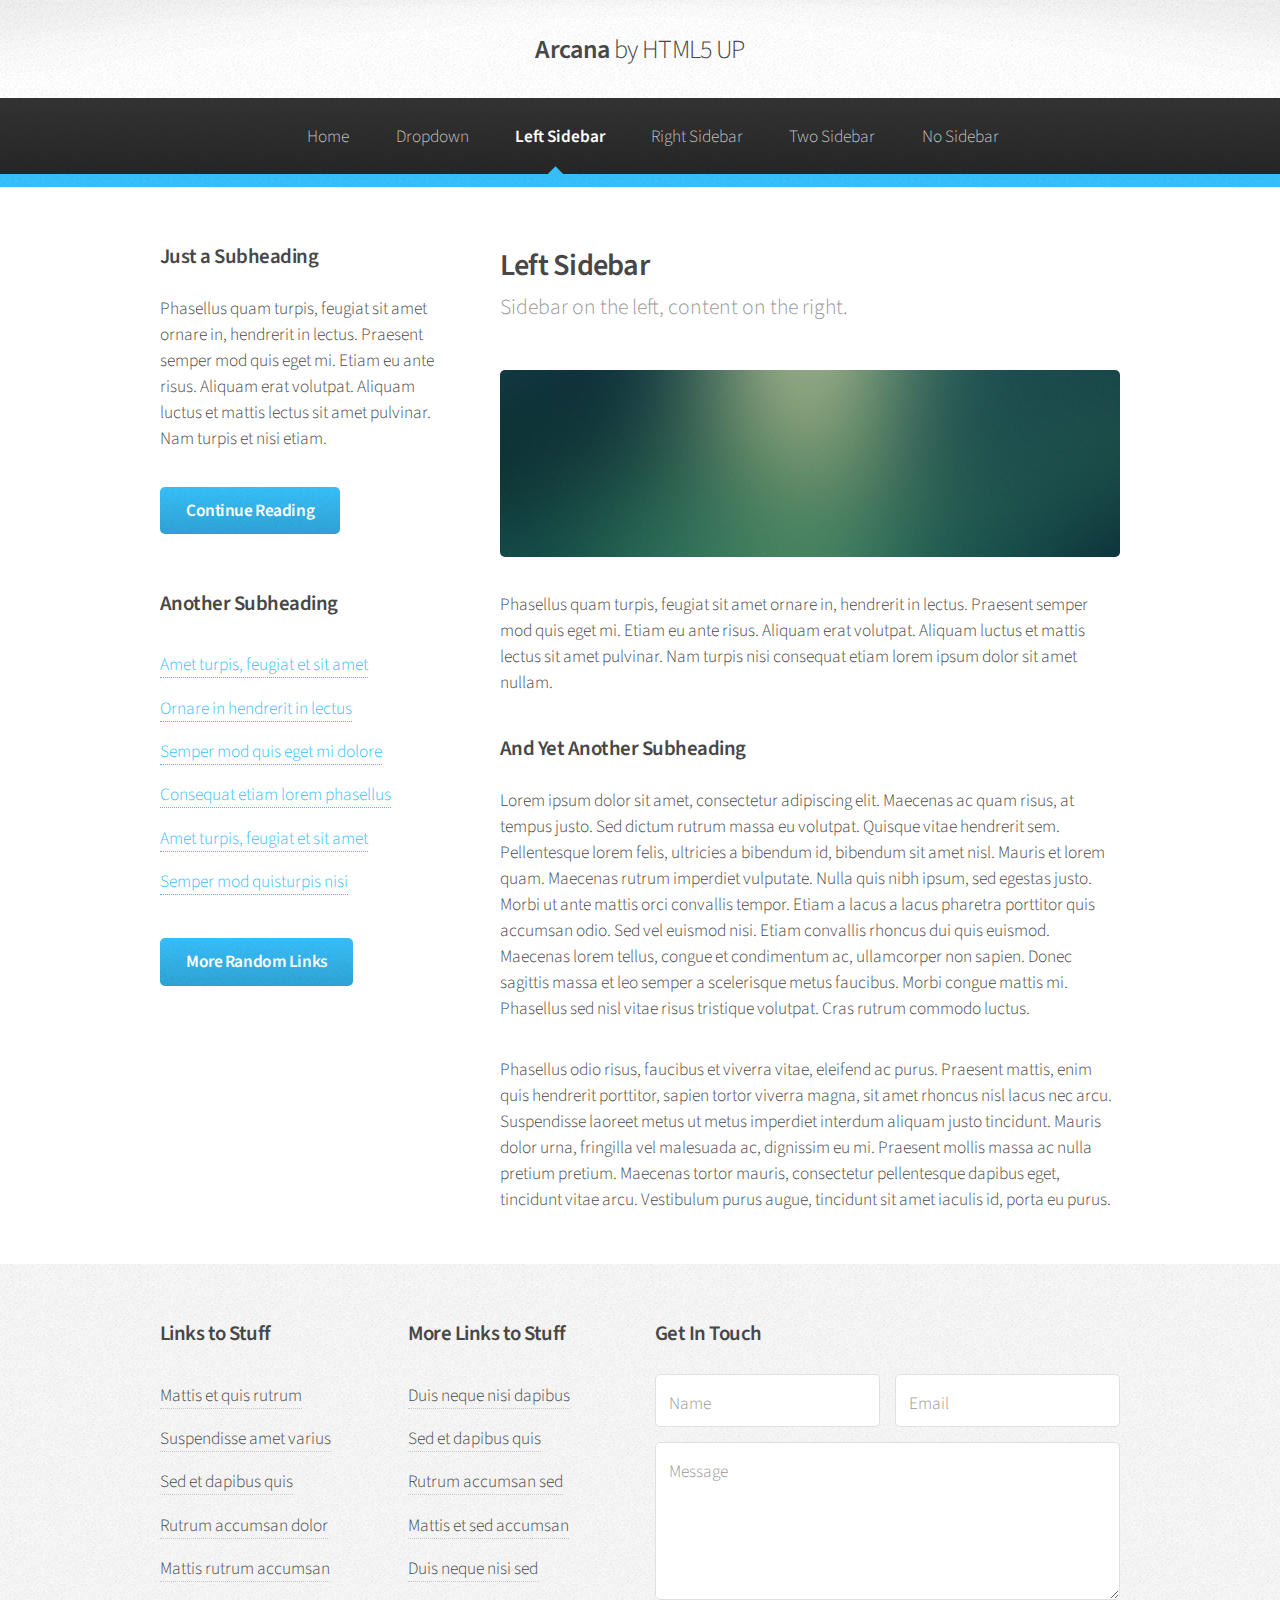
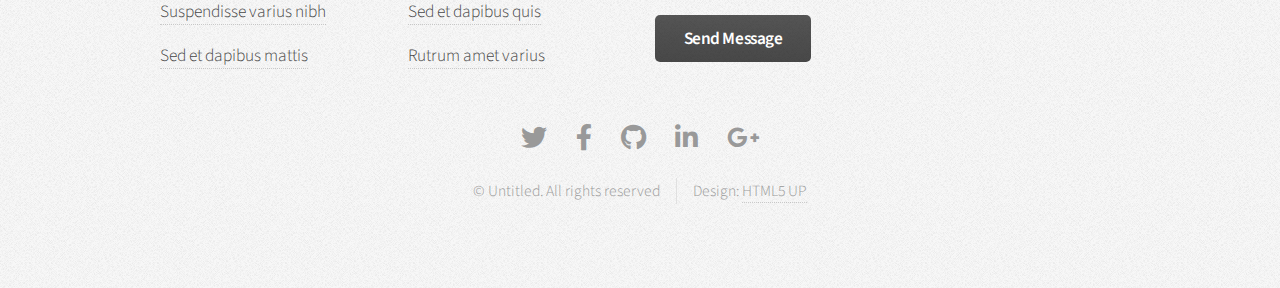
<file: left-sidebar.html>
<!DOCTYPE HTML>
<!--
	Arcana by HTML5 UP
	html5up.net | @ajlkn
	Free for personal and commercial use under the CCA 3.0 license (html5up.net/license)
-->
<html>
	<head>
		<title>Left Sidebar - Arcana by HTML5 UP</title>
		<meta charset="utf-8" />
		<meta name="viewport" content="width=device-width, initial-scale=1, user-scalable=no" />
		<link rel="stylesheet" href="assets/css/main.css" />
	</head>
	<body class="is-preload">
		<div id="page-wrapper">

			<!-- Header -->
				<div id="header">

					<!-- Logo -->
						<h1><a href="index.html" id="logo">Arcana <em>by HTML5 UP</em></a></h1>

					<!-- Nav -->
						<nav id="nav">
							<ul>
								<li><a href="index.html">Home</a></li>
								<li>
									<a href="#">Dropdown</a>
									<ul>
										<li><a href="#">Lorem dolor</a></li>
										<li><a href="#">Magna phasellus</a></li>
										<li><a href="#">Etiam sed tempus</a></li>
										<li>
											<a href="#">Submenu</a>
											<ul>
												<li><a href="#">Lorem dolor</a></li>
												<li><a href="#">Phasellus magna</a></li>
												<li><a href="#">Magna phasellus</a></li>
												<li><a href="#">Etiam nisl</a></li>
												<li><a href="#">Veroeros feugiat</a></li>
											</ul>
										</li>
										<li><a href="#">Veroeros feugiat</a></li>
									</ul>
								</li>
								<li class="current"><a href="left-sidebar.html">Left Sidebar</a></li>
								<li><a href="right-sidebar.html">Right Sidebar</a></li>
								<li><a href="two-sidebar.html">Two Sidebar</a></li>
								<li><a href="no-sidebar.html">No Sidebar</a></li>
							</ul>
						</nav>

				</div>

			<!-- Main -->
				<section class="wrapper style1">
					<div class="container">
						<div class="row gtr-200">
							<div class="col-4 col-12-narrower">
								<div id="sidebar">

									<!-- Sidebar -->

										<section>
											<h3>Just a Subheading</h3>
											<p>Phasellus quam turpis, feugiat sit amet ornare in, hendrerit in lectus.
											Praesent semper mod quis eget mi. Etiam eu ante risus. Aliquam erat volutpat.
											Aliquam luctus et mattis lectus sit amet pulvinar. Nam turpis et nisi etiam.</p>
											<footer>
												<a href="#" class="button">Continue Reading</a>
											</footer>
										</section>

										<section>
											<h3>Another Subheading</h3>
											<ul class="links">
												<li><a href="#">Amet turpis, feugiat et sit amet</a></li>
												<li><a href="#">Ornare in hendrerit in lectus</a></li>
												<li><a href="#">Semper mod quis eget mi dolore</a></li>
												<li><a href="#">Consequat etiam lorem phasellus</a></li>
												<li><a href="#">Amet turpis, feugiat et sit amet</a></li>
												<li><a href="#">Semper mod quisturpis nisi</a></li>
											</ul>
											<footer>
												<a href="#" class="button">More Random Links</a>
											</footer>
										</section>

								</div>
							</div>
							<div class="col-8  col-12-narrower imp-narrower">
								<div id="content">

									<!-- Content -->

										<article>
											<header>
												<h2>Left Sidebar</h2>
												<p>Sidebar on the left, content on the right.</p>
											</header>

											<span class="image featured"><img src="images/banner.jpg" alt="" /></span>

											<p>Phasellus quam turpis, feugiat sit amet ornare in, hendrerit in lectus.
											Praesent semper mod quis eget mi. Etiam eu ante risus. Aliquam erat volutpat.
											Aliquam luctus et mattis lectus sit amet pulvinar. Nam turpis nisi
											consequat etiam lorem ipsum dolor sit amet nullam.</p>

											<h3>And Yet Another Subheading</h3>
											<p>Lorem ipsum dolor sit amet, consectetur adipiscing elit. Maecenas ac quam risus, at tempus
											justo. Sed dictum rutrum massa eu volutpat. Quisque vitae hendrerit sem. Pellentesque lorem felis,
											ultricies a bibendum id, bibendum sit amet nisl. Mauris et lorem quam. Maecenas rutrum imperdiet
											vulputate. Nulla quis nibh ipsum, sed egestas justo. Morbi ut ante mattis orci convallis tempor.
											Etiam a lacus a lacus pharetra porttitor quis accumsan odio. Sed vel euismod nisi. Etiam convallis
											rhoncus dui quis euismod. Maecenas lorem tellus, congue et condimentum ac, ullamcorper non sapien.
											Donec sagittis massa et leo semper a scelerisque metus faucibus. Morbi congue mattis mi.
											Phasellus sed nisl vitae risus tristique volutpat. Cras rutrum commodo luctus.</p>

											<p>Phasellus odio risus, faucibus et viverra vitae, eleifend ac purus. Praesent mattis, enim
											quis hendrerit porttitor, sapien tortor viverra magna, sit amet rhoncus nisl lacus nec arcu.
											Suspendisse laoreet metus ut metus imperdiet interdum aliquam justo tincidunt. Mauris dolor urna,
											fringilla vel malesuada ac, dignissim eu mi. Praesent mollis massa ac nulla pretium pretium.
											Maecenas tortor mauris, consectetur pellentesque dapibus eget, tincidunt vitae arcu.
											Vestibulum purus augue, tincidunt sit amet iaculis id, porta eu purus.</p>
										</article>

								</div>
							</div>
						</div>
					</div>
				</section>

			<!-- Footer -->
				<div id="footer">
					<div class="container">
						<div class="row">
							<section class="col-3 col-6-narrower col-12-mobilep">
								<h3>Links to Stuff</h3>
								<ul class="links">
									<li><a href="#">Mattis et quis rutrum</a></li>
									<li><a href="#">Suspendisse amet varius</a></li>
									<li><a href="#">Sed et dapibus quis</a></li>
									<li><a href="#">Rutrum accumsan dolor</a></li>
									<li><a href="#">Mattis rutrum accumsan</a></li>
									<li><a href="#">Suspendisse varius nibh</a></li>
									<li><a href="#">Sed et dapibus mattis</a></li>
								</ul>
							</section>
							<section class="col-3 col-6-narrower col-12-mobilep">
								<h3>More Links to Stuff</h3>
								<ul class="links">
									<li><a href="#">Duis neque nisi dapibus</a></li>
									<li><a href="#">Sed et dapibus quis</a></li>
									<li><a href="#">Rutrum accumsan sed</a></li>
									<li><a href="#">Mattis et sed accumsan</a></li>
									<li><a href="#">Duis neque nisi sed</a></li>
									<li><a href="#">Sed et dapibus quis</a></li>
									<li><a href="#">Rutrum amet varius</a></li>
								</ul>
							</section>
							<section class="col-6 col-12-narrower">
								<h3>Get In Touch</h3>
								<form>
									<div class="row gtr-50">
										<div class="col-6 col-12-mobilep">
											<input type="text" name="name" id="name" placeholder="Name" />
										</div>
										<div class="col-6 col-12-mobilep">
											<input type="email" name="email" id="email" placeholder="Email" />
										</div>
										<div class="col-12">
											<textarea name="message" id="message" placeholder="Message" rows="5"></textarea>
										</div>
										<div class="col-12">
											<ul class="actions">
												<li><input type="submit" class="button alt" value="Send Message" /></li>
											</ul>
										</div>
									</div>
								</form>
							</section>
						</div>
					</div>

					<!-- Icons -->
						<ul class="icons">
							<li><a href="#" class="icon brands fa-twitter"><span class="label">Twitter</span></a></li>
							<li><a href="#" class="icon brands fa-facebook-f"><span class="label">Facebook</span></a></li>
							<li><a href="#" class="icon brands fa-github"><span class="label">GitHub</span></a></li>
							<li><a href="#" class="icon brands fa-linkedin-in"><span class="label">LinkedIn</span></a></li>
							<li><a href="#" class="icon brands fa-google-plus-g"><span class="label">Google+</span></a></li>
						</ul>

					<!-- Copyright -->
						<div class="copyright">
							<ul class="menu">
								<li>&copy; Untitled. All rights reserved</li><li>Design: <a href="http://html5up.net">HTML5 UP</a></li>
							</ul>
						</div>

				</div>

		</div>

		<!-- Scripts -->
			<script src="assets/js/jquery.min.js"></script>
			<script src="assets/js/jquery.dropotron.min.js"></script>
			<script src="assets/js/browser.min.js"></script>
			<script src="assets/js/breakpoints.min.js"></script>
			<script src="assets/js/util.js"></script>
			<script src="assets/js/main.js"></script>

	</body>
</html>
</file>
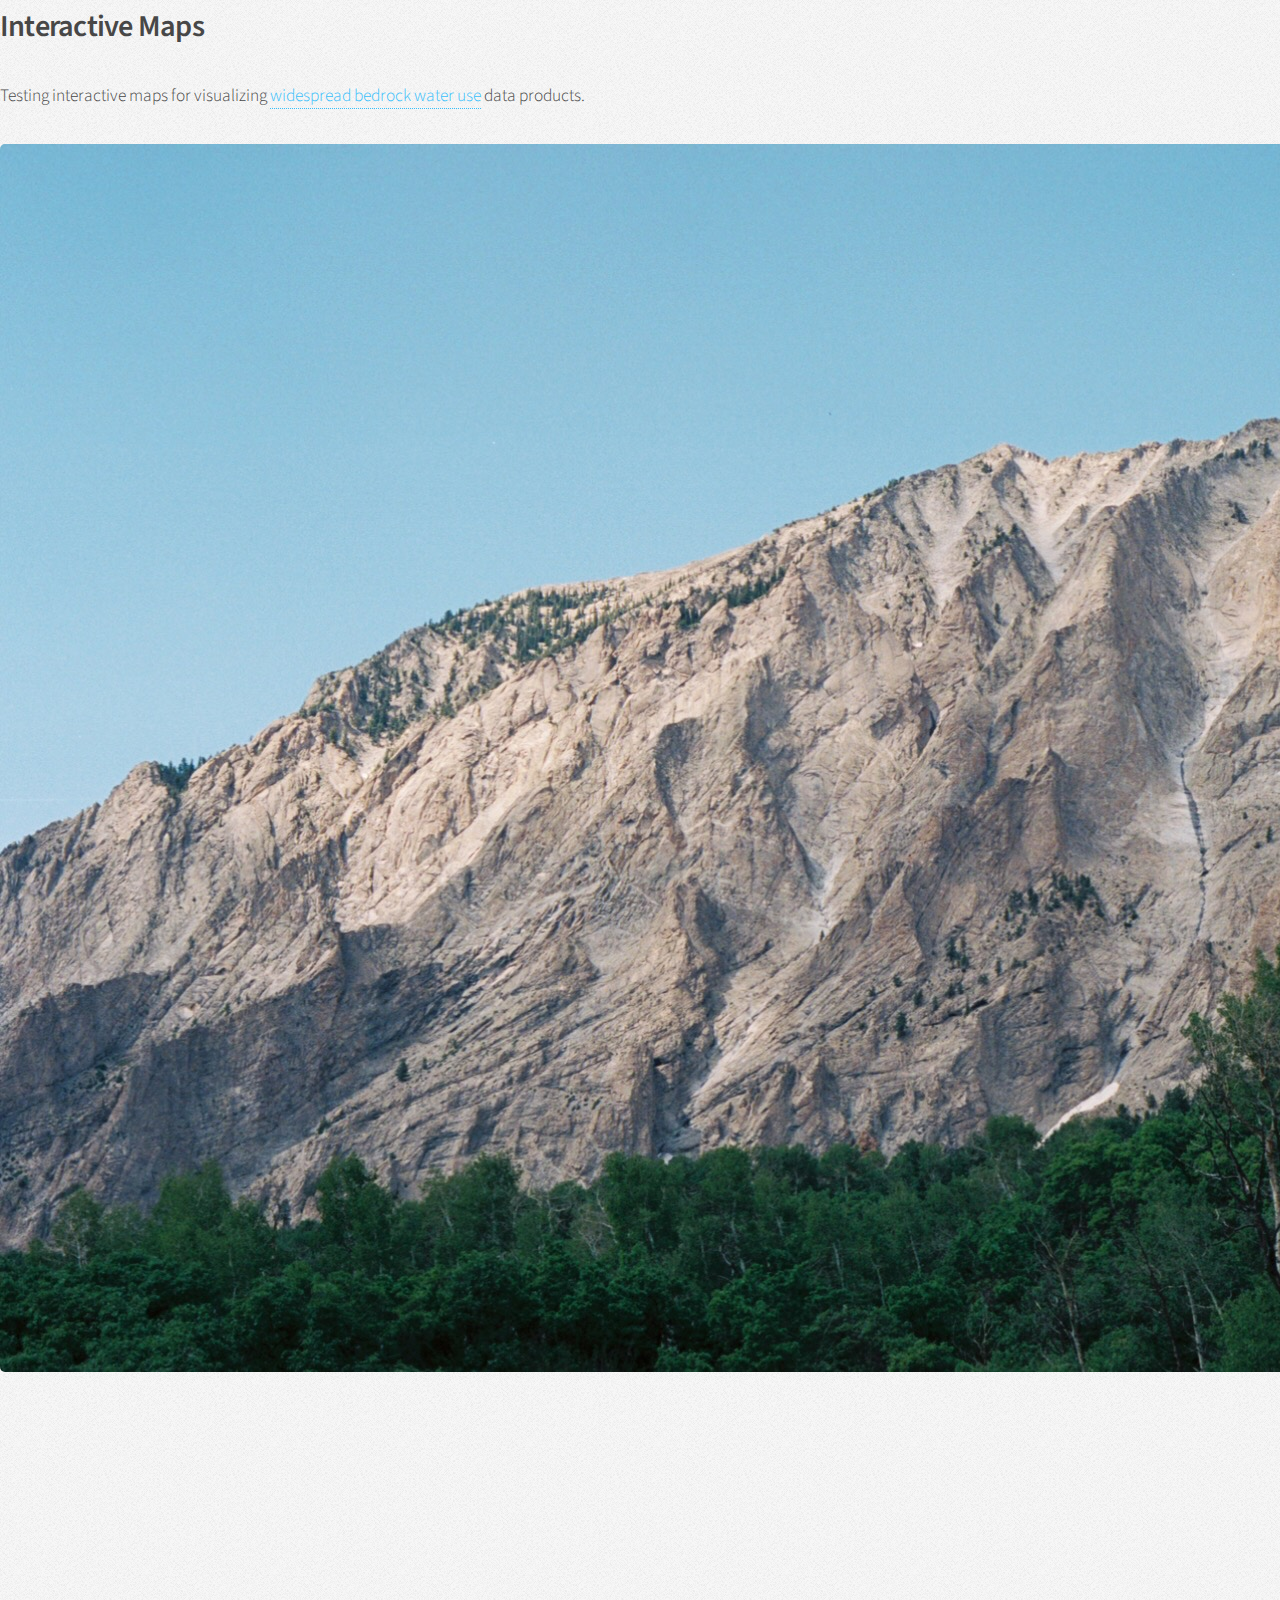
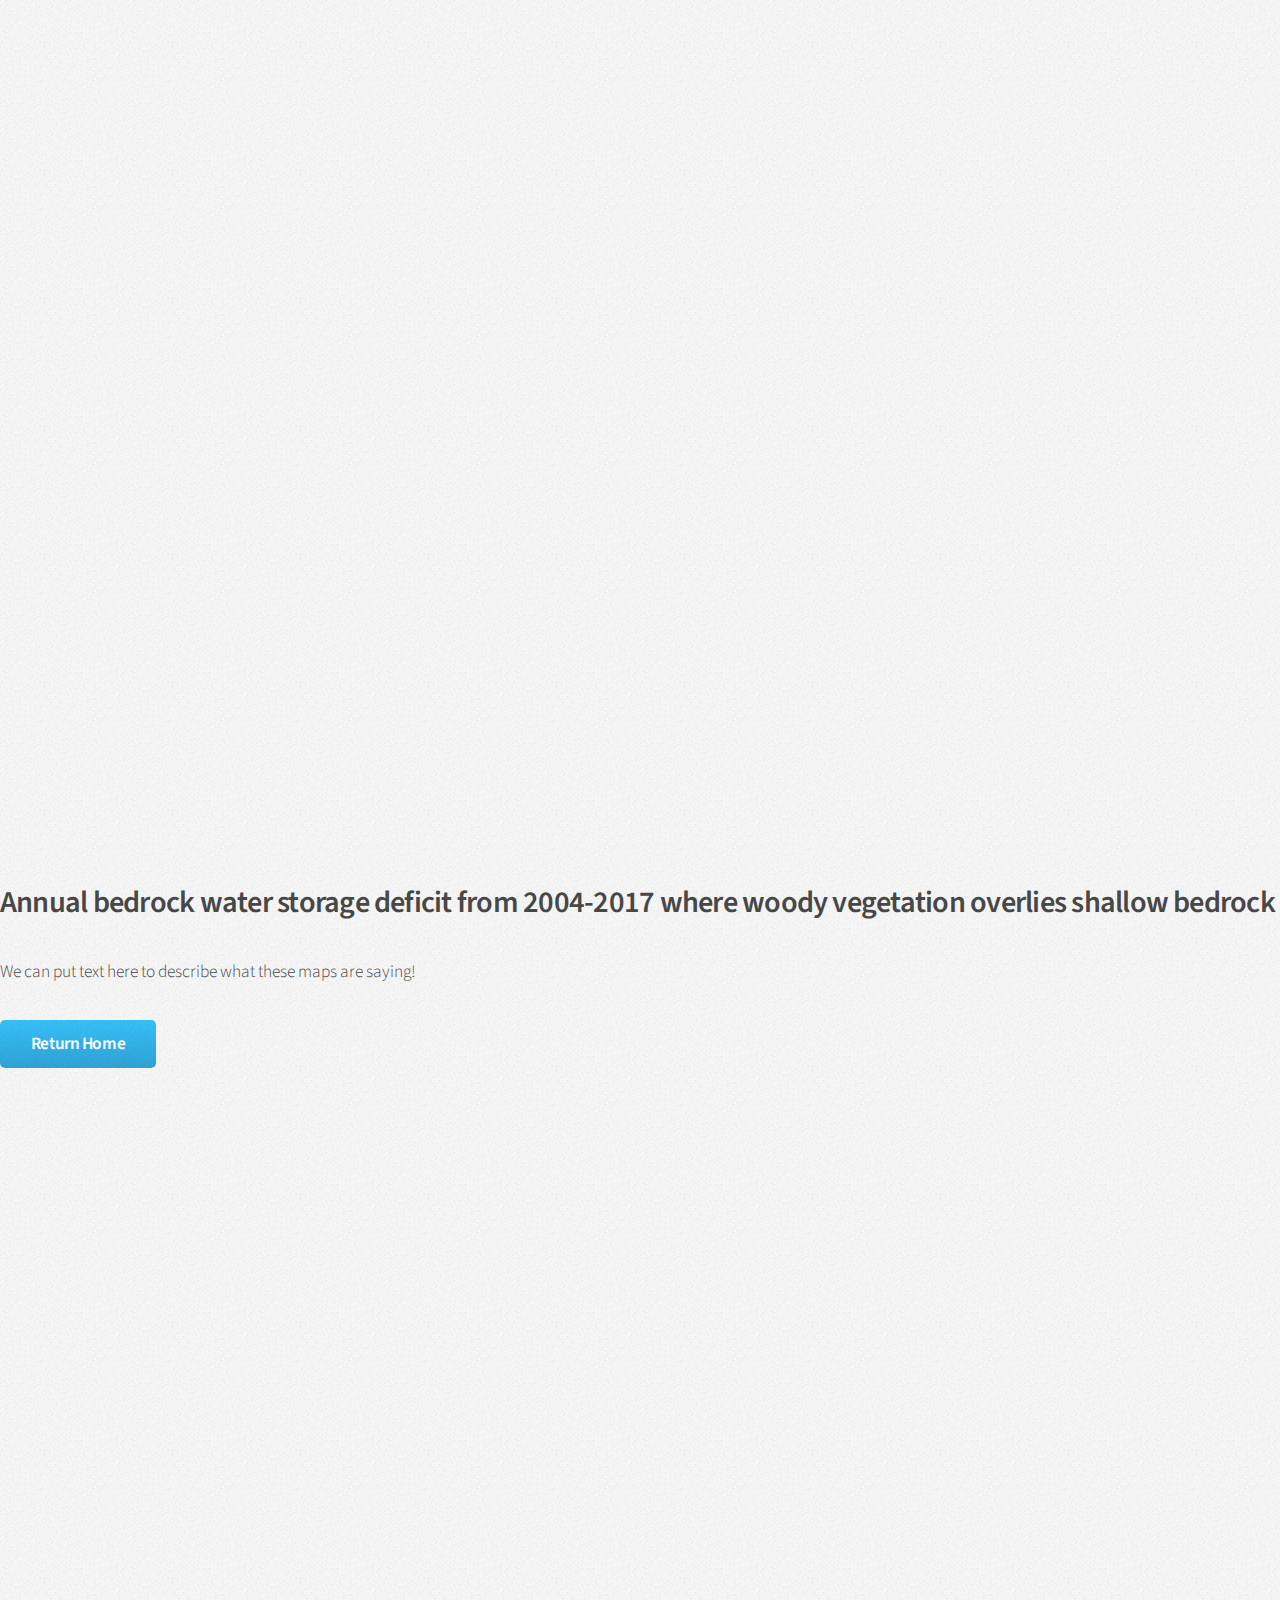
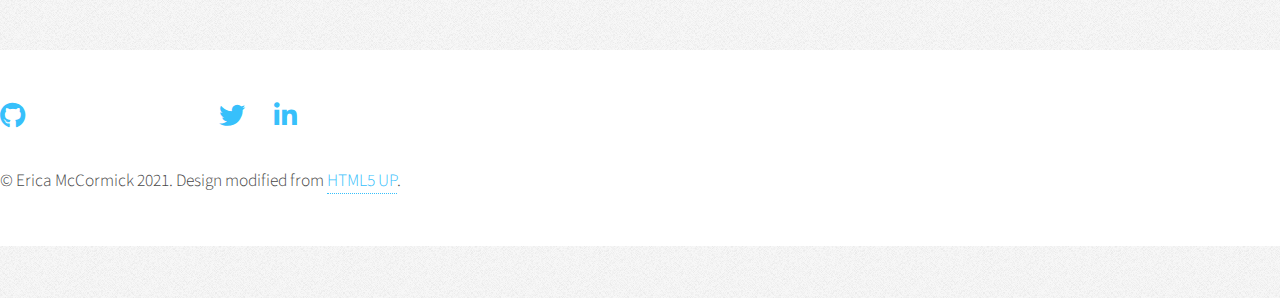
<file: maps.html>
<!DOCTYPE HTML>
<!--
	Story by HTML5 UP
	html5up.net | @ajlkn
	Free for personal and commercial use under the CCA 3.0 license (html5up.net/license)
-->
<html>
	<head>
		<title>Erica L. McCormick</title>
		<meta name="Description" content = "Erica McCormick is a research assistant and ecohydrologist at the University of Texas at Austin."/>
	    <meta name="keywords" content="Erica, McCormick, ecohydrologist">
	    <meta name="author" content="Erica L. McCormick">
		<meta charset="utf-8" />
		<meta name="viewport" content="width=device-width, initial-scale=1, user-scalable=no" />
		<link rel="stylesheet" href="assets/css/main.css" />
		<noscript><link rel="stylesheet" href="assets/css/noscript.css" /></noscript>
		<link rel="stylesheet" href="academicons-1.9.1/css/academicons.min.css"/>
		<link rel="stylesheet" href="assets/css/fontawesome-all.min.css"/>
	</head>
	<body class="is-preload">

		<!-- Wrapper -->
			<div id="wrapper" class="divided">

				<!-- Heading -->
					<section class="spotlight style5 orient-center content-align-center image-position-center onscroll-image-fade-in" id="first">
						<div class="content">
						  <h2>Interactive Maps</h2>
							<p>Testing interactive maps for visualizing <a href = "https://erica-mccormick.github.io/widespread-bedrock-water-use/">widespread bedrock water use</a> data products.</p>
						</div>
						<div class="image">
							<img src="images/personal/og_pics/0005005_0005005-R1-065-31.jpeg" alt="Crested Butte on film. Credit: Erica McCormick" />
						</div>
					</section>

				
				<!-- Two -->
					<iframe src="https://datapane.com/u/erica-mccormick/reports/dbedrock-2011-and-2017/embed/" width="100%" height="540px" style="border: none;">IFrame not supported</iframe>
				
				<!-- Three -->
					<section class="spotlight style5 orient-left content-align-center image-position-center onscroll-image-fade-in">
						<div class="content">
							<iframe src="https://datapane.com/u/erica-mccormick/reports/dbedrock-2011-and-2017/embed/" width="100%" height="540px" style="border: none;">IFrame not supported</iframe>
						</div>
						
				</section>
				
				


				<!-- Four -->
					<section class="spotlight style1 orient-right content-align-left image-position-center onscroll-image-fade-in">
						<div class="content">
							<h2>Annual bedrock water storage deficit from 2004-2017 where woody vegetation overlies shallow bedrock</h2>
							<p>We can put text here to describe what these maps are saying!</p>
							<ul class="actions stacked">
								<li><a href="index.html" class="button primary">Return Home</a></li>
							</ul>
						</div>
						<div class="image">
							<iframe src="https://datapane.com/u/erica-mccormick/reports/dbedrock-2011-and-2017/embed/" width="100%" height="540px" style="border: none;">IFrame not supported</iframe>
						</div>
					</section>

				



				<!-- Footer -->
					<footer class="wrapper style1 align-center">
						<div class="inner">
						<ul class="icons">
							<li><a href="https://github.com/erica-mccormick" class="icon brands style2 fa fa-github"></a></li>
							<li><a href="https://scholar.google.com/citations?user=XnvaTh4AAAAJ&hl=en" class="icon  style2 ai ai-google-scholar"></a></li>
							<li><a href="https://orcid.org/0000-0002-7160-398X" class="icon  style2 ai ai-orcid"></a></li>
							<li><a href="images/McCormick_CV.pdf" class="icon style2 ai ai-cv"></a></li>
							<li><a href="https://twitter.com/McCormickEricaL" class="icon brands style2 fa-twitter"></a></li>
							<li><a href="https://www.linkedin.com/in/erica-mccormick-42007912a" class="icon brands style2 fa-linkedin-in"></a></li>
						</ul>
							<p>&copy; Erica McCormick 2021. Design modified from <a href="https://html5up.net">HTML5 UP</a>.</p>
						</div>
					</footer>

			</div>

		<!-- Scripts -->
			<script src="assets/js/jquery.min.js"></script>
			<script src="assets/js/jquery.scrollex.min.js"></script>
			<script src="assets/js/jquery.scrolly.min.js"></script>
			<script src="assets/js/browser.min.js"></script>
			<script src="assets/js/breakpoints.min.js"></script>
			<script src="assets/js/util.js"></script>
			<script src="assets/js/main.js"></script>

	</body>
</html>
</file>
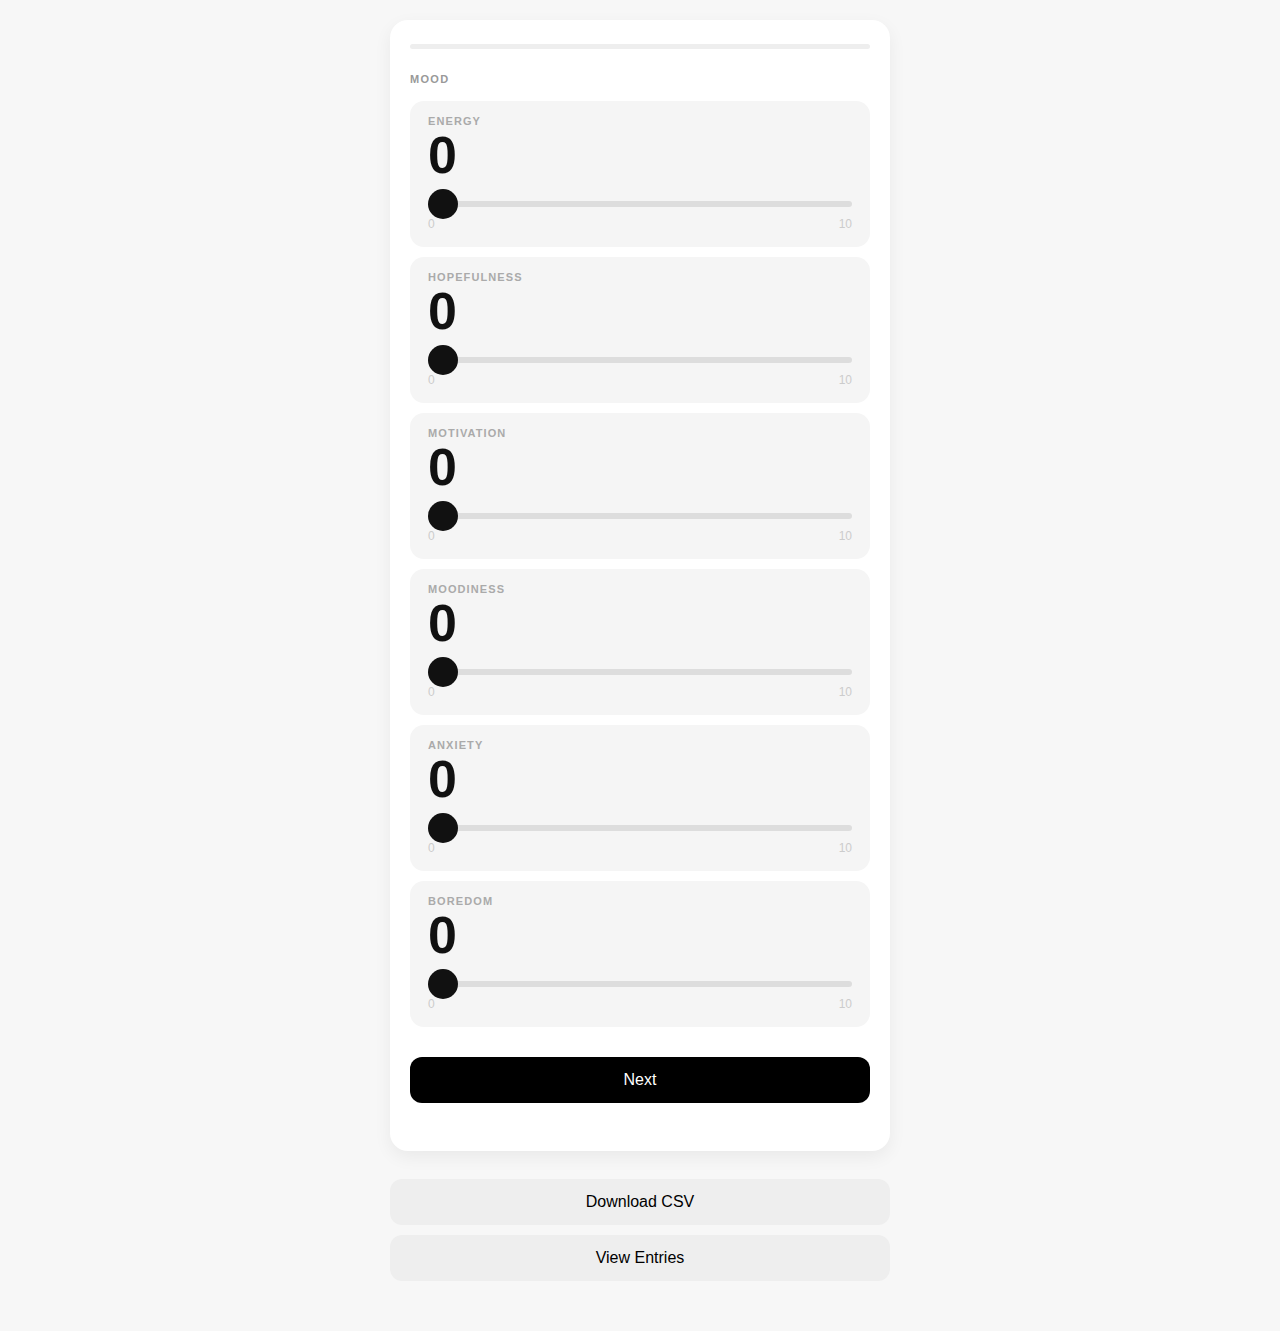
<file: mood.html>
<!DOCTYPE html>
<html>
<head>
  <title>Mood Flow</title>
  <meta name="viewport" content="width=device-width, initial-scale=1">
  <style>
    * { box-sizing: border-box; }

    body {
      font-family: -apple-system, sans-serif;
      background: #f7f7f7;
      margin: 0;
      padding: 20px 16px 40px;
      text-align: center;
    }

    .card {
      background: white;
      padding: 24px 20px;
      border-radius: 18px;
      max-width: 500px;
      margin: auto;
      box-shadow: 0 6px 18px rgba(0,0,0,0.06);
    }

    .progress {
      height: 5px;
      background: #eee;
      border-radius: 10px;
      margin-bottom: 24px;
    }
    .bar {
      height: 5px;
      background: black;
      border-radius: 10px;
    }

    .section-heading {
      font-size: 11px;
      font-weight: 700;
      letter-spacing: 0.12em;
      text-transform: uppercase;
      color: #999;
      margin-bottom: 16px;
      text-align: left;
    }

    /* ── Slider cards ── */
    .slider-card {
      background: #f5f5f5;
      border-radius: 14px;
      padding: 14px 18px 16px;
      margin-bottom: 10px;
      text-align: left;
    }
    .slider-card-label {
      font-size: 11px;
      font-weight: 700;
      letter-spacing: 0.1em;
      text-transform: uppercase;
      color: #aaa;
      margin-bottom: 2px;
    }
    .slider-card-number {
      font-size: 52px;
      font-weight: 700;
      color: #111;
      line-height: 1;
      margin-bottom: 12px;
    }
    input[type=range] {
      -webkit-appearance: none;
      appearance: none;
      width: 100%;
      height: 6px;
      border-radius: 3px;
      outline: none;
      border: none;
      padding: 0;
      margin: 0;
      cursor: pointer;
    }
    input[type=range]::-webkit-slider-thumb {
      -webkit-appearance: none;
      appearance: none;
      width: 30px;
      height: 30px;
      border-radius: 50%;
      background: #111;
      cursor: pointer;
      border: none;
    }
    .slider-ticks {
      display: flex;
      justify-content: space-between;
      font-size: 12px;
      color: #ccc;
      margin-top: 6px;
    }

    /* ── Selects ── */
    .select-row {
      display: flex;
      align-items: center;
      gap: 10px;
      margin-bottom: 12px;
    }
    .select-row label {
      flex: 0 0 140px;
      text-align: left;
      font-size: 15px;
    }
    .select-row select {
      flex: 1;
      margin: 0;
      padding: 8px 10px;
      border-radius: 10px;
      border: 1px solid #ddd;
      font-size: 15px;
      background: white;
    }

    /* ── Yes/No toggles ── */
    .yesno-row {
      display: flex;
      align-items: center;
      justify-content: space-between;
      margin-bottom: 12px;
    }
    .yesno-row label {
      text-align: left;
      font-size: 15px;
      flex: 1;
    }
    .toggle-group {
      display: flex;
      gap: 6px;
    }
    .toggle-btn {
      padding: 6px 16px;
      border-radius: 20px;
      border: 1.5px solid #ddd;
      background: white;
      font-size: 14px;
      cursor: pointer;
    }
    .toggle-btn.active {
      background: black;
      color: white;
      border-color: black;
    }

    /* ── Text input ── */
    .text-label {
      font-size: 20px;
      font-weight: 600;
      margin-bottom: 14px;
      text-align: left;
      line-height: 1.3;
    }
    textarea {
      width: 100%;
      padding: 12px;
      border-radius: 12px;
      border: 1px solid #ddd;
      font-size: 16px;
      font-family: inherit;
      resize: none;
      min-height: 100px;
    }
    .mic {
      display: inline-block;
      font-size: 22px;
      cursor: pointer;
      margin-top: 8px;
      float: right;
    }

    /* ── Completion screen ── */
    .done-date {
      font-size: 13px;
      color: #bbb;
      margin-bottom: 20px;
      text-transform: uppercase;
      letter-spacing: 0.08em;
    }
    .done-quote {
      font-size: 24px;
      font-weight: 600;
      color: #111;
      line-height: 1.35;
      padding: 10px 0 20px;
    }

    /* ── Buttons ── */
    button {
      margin-top: 20px;
      padding: 14px;
      width: 100%;
      border: none;
      border-radius: 12px;
      font-size: 16px;
      background: black;
      color: white;
      cursor: pointer;
    }
    button.secondary {
      background: #eee;
      color: black;
      margin-top: 10px;
    }
    #bottomButtons {
      max-width: 500px;
      margin: 0 auto;
    }

    /* ── Entries ── */
    #entries {
      max-width: 500px;
      margin: 10px auto 0;
      text-align: left;
    }
    #entries p {
      background: white;
      border-radius: 12px;
      padding: 10px 14px;
      margin: 6px 0;
      font-size: 14px;
      box-shadow: 0 2px 6px rgba(0,0,0,0.04);
    }

    /* ── Sync status ── */
    #syncStatus {
      font-size: 13px;
      color: #aaa;
      margin-top: 6px;
      min-height: 18px;
    }
  </style>
</head>
<body>

<div class="card">
  <div class="progress"><div class="bar" id="bar"></div></div>
  <div id="stepContent"></div>
  <button id="nextBtn" onclick="next()">Next</button>
  <div id="syncStatus"></div>
</div>

<br>
<div id="bottomButtons">
  <button class="secondary" onclick="downloadCSV()">Download CSV</button>
  <button class="secondary" onclick="toggleEntries()">View Entries</button>
</div>
<div id="entries"></div>

<script>
// ── Google Sheets sync ────────────────────────────────────────────────────────
const SHEETS_URL = "https://script.google.com/macros/s/AKfycbznbjTQBWarIo6zjSgtLfwih0aYpAVlBtJBAHEfm3h1nLx-nMeE25ZpCcaLRjw509KW/exec";
// ─────────────────────────────────────────────────────────────────────────────

// ── Quotes — add as many as you like ─────────────────────────────────────────
const QUOTES = [
  "Have a great day!",
  "You can do it.",
  "One step at a time.",
  "Be kind to yourself today.",
  "You're doing better than you think.",
  "Today is full of possibility.",
  "Rest is productive too.",
  "Small things add up.",
];
// ─────────────────────────────────────────────────────────────────────────────

const steps = [
  {
    id: "mood",
    type: "sliders",
    heading: "MOOD",
    items: [
      { key: "energy",      label: "Energy" },
      { key: "hopefulness", label: "Hopefulness" },
      { key: "motivation",  label: "Motivation" },
      { key: "moodiness",   label: "Moodiness" },
      { key: "anxiety",     label: "Anxiety" },
      { key: "boredom",     label: "Boredom" },
    ]
  },
  {
    id: "yesterday",
    type: "selects",
    heading: "YESTERDAY",
    items: [
      { key: "exercise",     label: "Exercise",     options: ["none", "walking", "great"] },
      { key: "diet",         label: "Diet",         options: ["bad", "okay", "great"] },
      { key: "screentime",   label: "Screentime",   options: ["none", "a little", "a lot"] },
      { key: "craft_time",   label: "Craft time",   options: ["none", "a little", "a lot"] },
      { key: "social_time",  label: "Social time",  options: ["lonely", "nice solitude", "enough", "too much"] },
      { key: "outdoor_time", label: "Outdoor time", options: ["tiny walks", "big walks", "adventure"] },
    ]
  },
  {
    id: "data",
    type: "yesno",
    heading: "DATA",
    items: [
      { key: "dance_yesterday",   label: "Dance yesterday?" },
      { key: "dance_today",       label: "Dance later today?" },
      { key: "therapy_yesterday", label: "Therapy yesterday?" },
      { key: "sleep_hygiene",     label: "Sleep hygiene?" },
      { key: "reading",           label: "Reading?" },
      { key: "period",            label: "Period?" },
      { key: "travel",            label: "Travel?" },
      { key: "running",           label: "Running?" },
      { key: "commute_today",     label: "Commute today?" },
      { key: "alex_meeting",      label: "Alex meeting today?" },
    ]
  },
  { key: "feeling",    label: "How are you feeling?",            type: "text" },
  { key: "excited",    label: "Are you excited? What about?",    type: "text" },
  { key: "plans",      label: "Any plans? Any yearning?",        type: "text" },
  { key: "work",       label: "How does work feel today?",       type: "text" },
  { key: "anxieties",  label: "Any anxieties?",                  type: "text" },
  { key: "future",     label: "Message for the future? Lessons?", type: "text" },
];

let current = 0;
let answers = {};
let yesnoState = {};

function updateSlider(input, valId) {
  const pct = (input.value / input.max) * 100;
  input.style.background = `linear-gradient(to right, #111 ${pct}%, #ddd ${pct}%)`;
  document.getElementById(valId).innerText = input.value;
}

function render() {
  const step = steps[current];
  const progress = (current / steps.length) * 100;
  document.getElementById("bar").style.width = progress + "%";
  document.getElementById("syncStatus").innerText = "";
  document.getElementById("nextBtn").innerText = "Next";

  let html = "";

  if (step.type === "sliders") {
    html += `<div class="section-heading">${step.heading}</div>`;
    step.items.forEach(item => {
      const val = answers[item.key] ?? 0;
      html += `
        <div class="slider-card">
          <div class="slider-card-label">${item.label}</div>
          <div class="slider-card-number" id="val_${item.key}">${val}</div>
          <input type="range" min="0" max="10" value="${val}"
            id="slider_${item.key}"
            oninput="updateSlider(this,'val_${item.key}')">
          <div class="slider-ticks"><span>0</span><span>10</span></div>
        </div>`;
    });

  } else if (step.type === "selects") {
    html += `<div class="section-heading">${step.heading}</div>`;
    step.items.forEach(item => {
      const saved = answers[item.key] || item.options[0];
      html += `<div class="select-row">
        <label>${item.label}</label>
        <select id="select_${item.key}">
          ${item.options.map(o => `<option${o === saved ? " selected" : ""}>${o}</option>`).join("")}
        </select>
      </div>`;
    });

  } else if (step.type === "yesno") {
    html += `<div class="section-heading">${step.heading}</div>`;
    step.items.forEach(item => {
      if (!(item.key in yesnoState)) yesnoState[item.key] = null;
      const val = yesnoState[item.key];
      html += `<div class="yesno-row">
        <label>${item.label}</label>
        <div class="toggle-group">
          <button class="toggle-btn${val === "yes" ? " active" : ""}"
            onclick="setYesNo('${item.key}','yes',this)">Yes</button>
          <button class="toggle-btn${val === "no" ? " active" : ""}"
            onclick="setYesNo('${item.key}','no',this)">No</button>
        </div>
      </div>`;
    });

  } else if (step.type === "text") {
    const isLast = current === steps.length - 1;
    if (isLast) document.getElementById("nextBtn").innerText = "Save";
    html += `<div class="text-label">${step.label}</div>
      <textarea id="textInput" placeholder="...">${answers[step.key] || ""}</textarea>
      <span class="mic" onclick="voice()">🎤</span>`;
  }

  document.getElementById("stepContent").innerHTML = html;

  // Set initial fill on sliders after rendering
  if (step.type === "sliders") {
    step.items.forEach(item => {
      const input = document.getElementById("slider_" + item.key);
      if (input) {
        const pct = (input.value / input.max) * 100;
        input.style.background = `linear-gradient(to right, #111 ${pct}%, #ddd ${pct}%)`;
      }
    });
  }
}

function setYesNo(key, val, btn) {
  yesnoState[key] = val;
  const group = btn.closest(".toggle-group");
  group.querySelectorAll(".toggle-btn").forEach(b => b.classList.remove("active"));
  btn.classList.add("active");
}

function next() {
  const step = steps[current];

  if (step.type === "sliders") {
    step.items.forEach(item => {
      answers[item.key] = document.getElementById("slider_" + item.key).value;
    });
  } else if (step.type === "selects") {
    step.items.forEach(item => {
      answers[item.key] = document.getElementById("select_" + item.key).value;
    });
  } else if (step.type === "yesno") {
    step.items.forEach(item => {
      answers[item.key] = yesnoState[item.key] ?? "";
    });
  } else if (step.type === "text") {
    answers[step.key] = document.getElementById("textInput").value;
  }

  current++;

  if (current >= steps.length) {
    save();
    showCompletion();
  } else {
    render();
  }
}

function showCompletion() {
  const quote = QUOTES[Math.floor(Math.random() * QUOTES.length)];
  const dateStr = new Date().toLocaleDateString("en-US", { weekday: "long", month: "long", day: "numeric" });

  document.getElementById("bar").style.width = "100%";
  document.getElementById("stepContent").innerHTML = `
    <div class="done-date">${dateStr}</div>
    <div class="done-quote">${quote}</div>
  `;
  document.getElementById("nextBtn").innerText = "Start new entry";
  document.getElementById("nextBtn").onclick = resetForm;
}

function resetForm() {
  current = 0;
  answers = {};
  yesnoState = {};
  document.getElementById("nextBtn").onclick = next;
  render();
}

function save() {
  answers.timestamp = new Date().toLocaleString();

  let entries = JSON.parse(localStorage.getItem("entries")) || [];
  entries.push(answers);
  localStorage.setItem("entries", JSON.stringify(entries));

  if (SHEETS_URL !== "YOUR_SCRIPT_URL_HERE") {
    document.getElementById("syncStatus").innerText = "Syncing...";
    fetch(SHEETS_URL, {
      method: "POST",
      body: JSON.stringify(answers),
    })
      .then(r => r.text())
      .then(() => {
        document.getElementById("syncStatus").innerText = "Saved ✓";
      })
      .catch(() => {
        document.getElementById("syncStatus").innerText = "Saved locally (sync failed)";
      });
  }
}

function downloadCSV() {
  const entries = JSON.parse(localStorage.getItem("entries")) || [];
  if (!entries.length) return alert("No data");

  const allKeys = [...new Set(entries.flatMap(e => Object.keys(e)))];
  let csv = allKeys.join(",") + "\n";
  entries.forEach(e => {
    csv += allKeys.map(k => `"${(e[k] ?? "").toString().replace(/"/g, '""')}"`).join(",") + "\n";
  });

  const blob = new Blob([csv], { type: "text/csv" });
  const a = document.createElement("a");
  a.href = URL.createObjectURL(blob);
  a.download = "mood.csv";
  a.click();
}

function toggleEntries() {
  const div = document.getElementById("entries");
  if (div.innerHTML) { div.innerHTML = ""; return; }

  const entries = JSON.parse(localStorage.getItem("entries")) || [];
  if (!entries.length) { div.innerHTML = "<p>No entries yet.</p>"; return; }

  div.innerHTML = entries.slice().reverse().map(e =>
    `<p>${e.timestamp}<br>
     energy ${e.energy} · hope ${e.hopefulness} · motivation ${e.motivation}<br>
     mood ${e.moodiness} · anxiety ${e.anxiety} · boredom ${e.boredom}</p>`
  ).join("");
}

function voice() {
  if (!("webkitSpeechRecognition" in window)) {
    alert("Voice not supported in this browser");
    return;
  }
  const rec = new webkitSpeechRecognition();
  rec.start();
  rec.onresult = e => {
    document.getElementById("textInput").value += e.results[0][0].transcript;
  };
}

render();
</script>
</body>
</html>
</file>
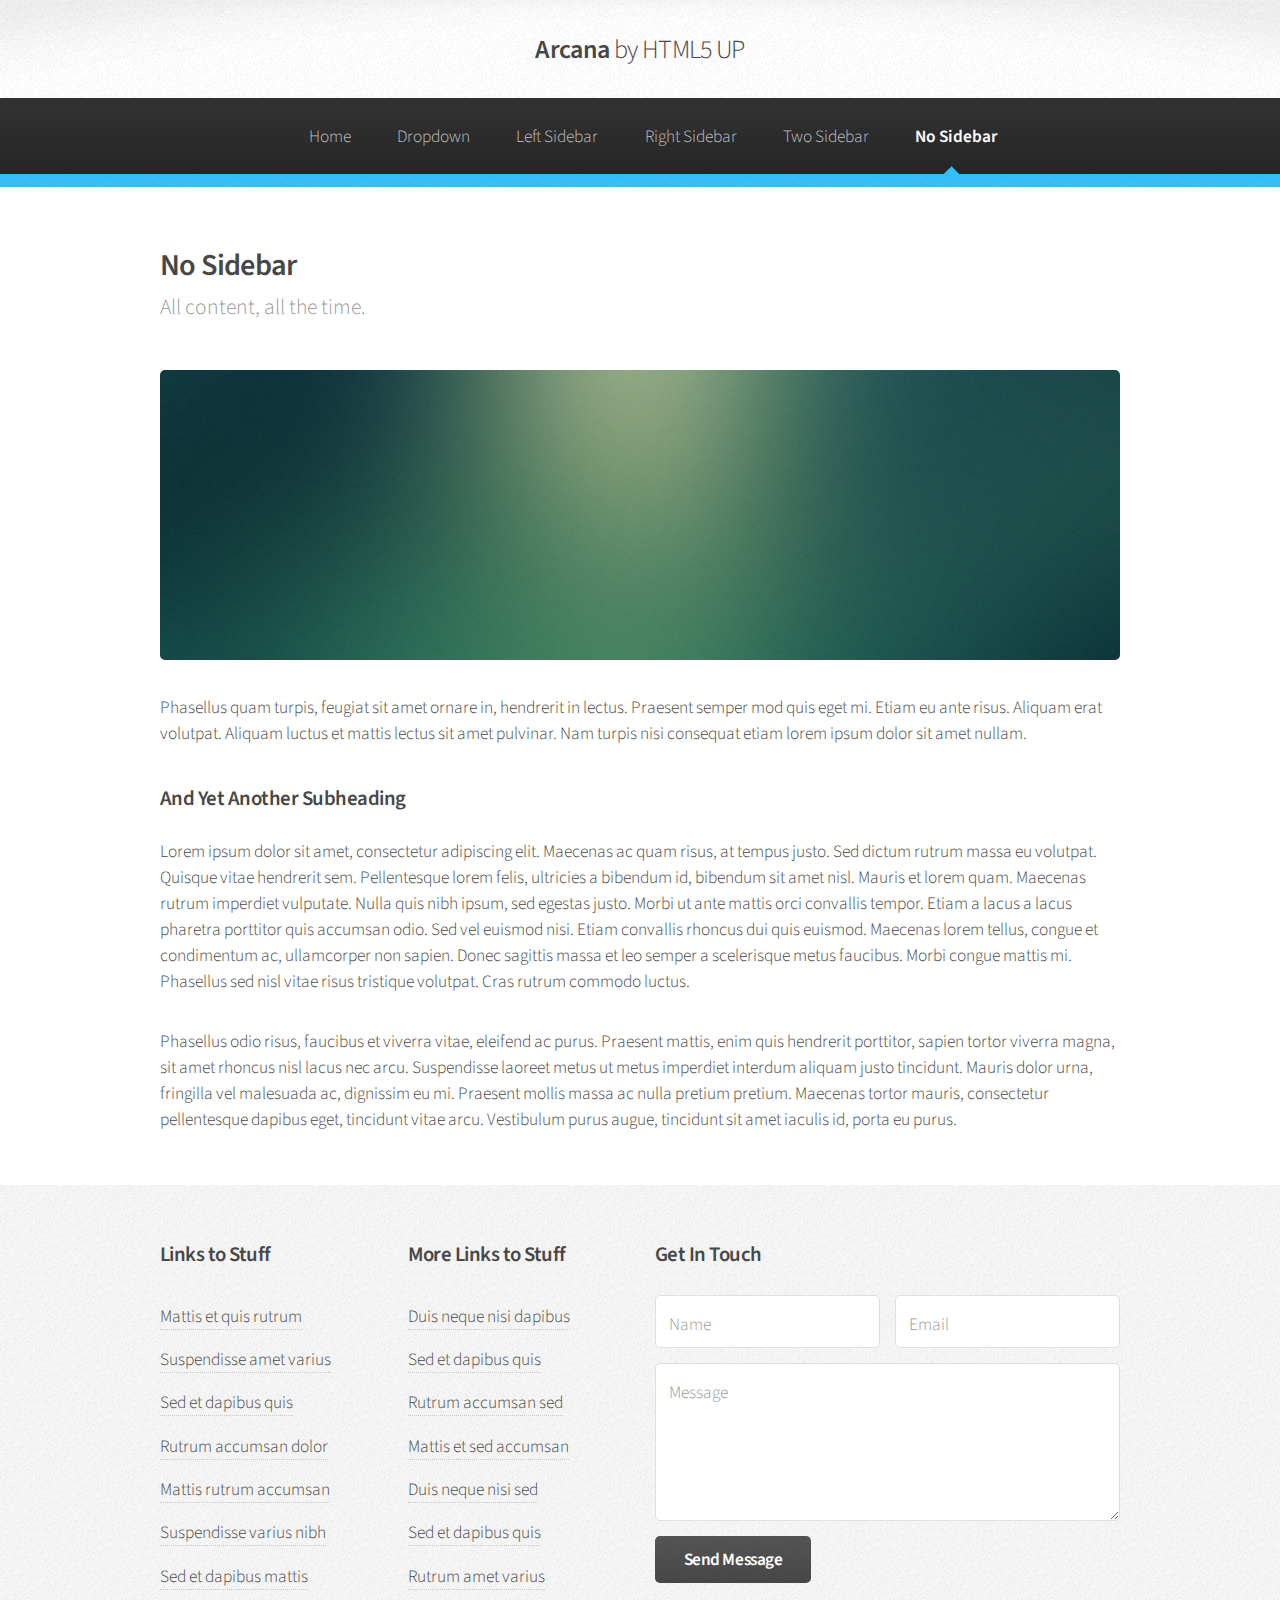
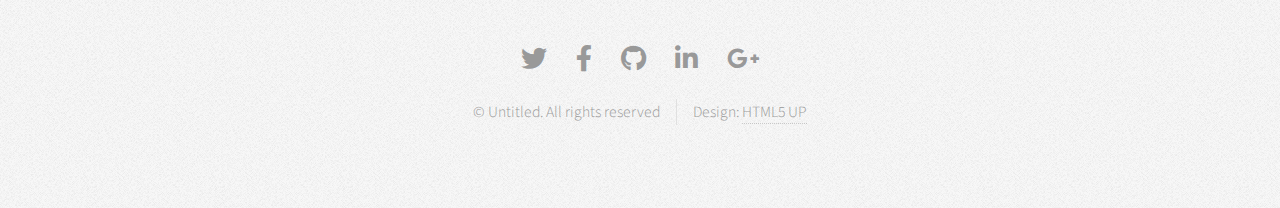
<file: no-sidebar.html>
<!DOCTYPE HTML>
<!--
	Arcana by HTML5 UP
	html5up.net | @ajlkn
	Free for personal and commercial use under the CCA 3.0 license (html5up.net/license)
-->
<html>
	<head>
		<title>No Sidebar - Arcana by HTML5 UP</title>
		<meta charset="utf-8" />
		<meta name="viewport" content="width=device-width, initial-scale=1, user-scalable=no" />
		<link rel="stylesheet" href="assets/css/main.css" />
	</head>
	<body class="is-preload">
		<div id="page-wrapper">

			<!-- Header -->
				<div id="header">

					<!-- Logo -->
						<h1><a href="index.html" id="logo">Arcana <em>by HTML5 UP</em></a></h1>

					<!-- Nav -->
						<nav id="nav">
							<ul>
								<li><a href="index.html">Home</a></li>
								<li>
									<a href="#">Dropdown</a>
									<ul>
										<li><a href="#">Lorem dolor</a></li>
										<li><a href="#">Magna phasellus</a></li>
										<li><a href="#">Etiam sed tempus</a></li>
										<li>
											<a href="#">Submenu</a>
											<ul>
												<li><a href="#">Lorem dolor</a></li>
												<li><a href="#">Phasellus magna</a></li>
												<li><a href="#">Magna phasellus</a></li>
												<li><a href="#">Etiam nisl</a></li>
												<li><a href="#">Veroeros feugiat</a></li>
											</ul>
										</li>
										<li><a href="#">Veroeros feugiat</a></li>
									</ul>
								</li>
								<li><a href="left-sidebar.html">Left Sidebar</a></li>
								<li><a href="right-sidebar.html">Right Sidebar</a></li>
								<li><a href="two-sidebar.html">Two Sidebar</a></li>
								<li class="current"><a href="no-sidebar.html">No Sidebar</a></li>
							</ul>
						</nav>

				</div>

			<!-- Main -->
				<section class="wrapper style1">
					<div class="container">
						<div id="content">

							<!-- Content -->

								<article>
									<header>
										<h2>No Sidebar</h2>
										<p>All content, all the time.</p>
									</header>

									<span class="image featured"><img src="images/banner.jpg" alt="" /></span>

									<p>Phasellus quam turpis, feugiat sit amet ornare in, hendrerit in lectus.
									Praesent semper mod quis eget mi. Etiam eu ante risus. Aliquam erat volutpat.
									Aliquam luctus et mattis lectus sit amet pulvinar. Nam turpis nisi
									consequat etiam lorem ipsum dolor sit amet nullam.</p>

									<h3>And Yet Another Subheading</h3>
									<p>Lorem ipsum dolor sit amet, consectetur adipiscing elit. Maecenas ac quam risus, at tempus
									justo. Sed dictum rutrum massa eu volutpat. Quisque vitae hendrerit sem. Pellentesque lorem felis,
									ultricies a bibendum id, bibendum sit amet nisl. Mauris et lorem quam. Maecenas rutrum imperdiet
									vulputate. Nulla quis nibh ipsum, sed egestas justo. Morbi ut ante mattis orci convallis tempor.
									Etiam a lacus a lacus pharetra porttitor quis accumsan odio. Sed vel euismod nisi. Etiam convallis
									rhoncus dui quis euismod. Maecenas lorem tellus, congue et condimentum ac, ullamcorper non sapien.
									Donec sagittis massa et leo semper a scelerisque metus faucibus. Morbi congue mattis mi.
									Phasellus sed nisl vitae risus tristique volutpat. Cras rutrum commodo luctus.</p>

									<p>Phasellus odio risus, faucibus et viverra vitae, eleifend ac purus. Praesent mattis, enim
									quis hendrerit porttitor, sapien tortor viverra magna, sit amet rhoncus nisl lacus nec arcu.
									Suspendisse laoreet metus ut metus imperdiet interdum aliquam justo tincidunt. Mauris dolor urna,
									fringilla vel malesuada ac, dignissim eu mi. Praesent mollis massa ac nulla pretium pretium.
									Maecenas tortor mauris, consectetur pellentesque dapibus eget, tincidunt vitae arcu.
									Vestibulum purus augue, tincidunt sit amet iaculis id, porta eu purus.</p>
								</article>

						</div>
					</div>
				</section>

			<!-- Footer -->
				<div id="footer">
					<div class="container">
						<div class="row">
							<section class="col-3 col-6-narrower col-12-mobilep">
								<h3>Links to Stuff</h3>
								<ul class="links">
									<li><a href="#">Mattis et quis rutrum</a></li>
									<li><a href="#">Suspendisse amet varius</a></li>
									<li><a href="#">Sed et dapibus quis</a></li>
									<li><a href="#">Rutrum accumsan dolor</a></li>
									<li><a href="#">Mattis rutrum accumsan</a></li>
									<li><a href="#">Suspendisse varius nibh</a></li>
									<li><a href="#">Sed et dapibus mattis</a></li>
								</ul>
							</section>
							<section class="col-3 col-6-narrower col-12-mobilep">
								<h3>More Links to Stuff</h3>
								<ul class="links">
									<li><a href="#">Duis neque nisi dapibus</a></li>
									<li><a href="#">Sed et dapibus quis</a></li>
									<li><a href="#">Rutrum accumsan sed</a></li>
									<li><a href="#">Mattis et sed accumsan</a></li>
									<li><a href="#">Duis neque nisi sed</a></li>
									<li><a href="#">Sed et dapibus quis</a></li>
									<li><a href="#">Rutrum amet varius</a></li>
								</ul>
							</section>
							<section class="col-6 col-12-narrower">
								<h3>Get In Touch</h3>
								<form>
									<div class="row gtr-50">
										<div class="col-6 col-12-mobilep">
											<input type="text" name="name" id="name" placeholder="Name" />
										</div>
										<div class="col-6 col-12-mobilep">
											<input type="email" name="email" id="email" placeholder="Email" />
										</div>
										<div class="col-12">
											<textarea name="message" id="message" placeholder="Message" rows="5"></textarea>
										</div>
										<div class="col-12">
											<ul class="actions">
												<li><input type="submit" class="button alt" value="Send Message" /></li>
											</ul>
										</div>
									</div>
								</form>
							</section>
						</div>
					</div>

					<!-- Icons -->
						<ul class="icons">
							<li><a href="#" class="icon brands fa-twitter"><span class="label">Twitter</span></a></li>
							<li><a href="#" class="icon brands fa-facebook-f"><span class="label">Facebook</span></a></li>
							<li><a href="#" class="icon brands fa-github"><span class="label">GitHub</span></a></li>
							<li><a href="#" class="icon brands fa-linkedin-in"><span class="label">LinkedIn</span></a></li>
							<li><a href="#" class="icon brands fa-google-plus-g"><span class="label">Google+</span></a></li>
						</ul>

					<!-- Copyright -->
						<div class="copyright">
							<ul class="menu">
								<li>&copy; Untitled. All rights reserved</li><li>Design: <a href="http://html5up.net">HTML5 UP</a></li>
							</ul>
						</div>

				</div>

		</div>

		<!-- Scripts -->
			<script src="assets/js/jquery.min.js"></script>
			<script src="assets/js/jquery.dropotron.min.js"></script>
			<script src="assets/js/browser.min.js"></script>
			<script src="assets/js/breakpoints.min.js"></script>
			<script src="assets/js/util.js"></script>
			<script src="assets/js/main.js"></script>

	</body>
</html>
</file>
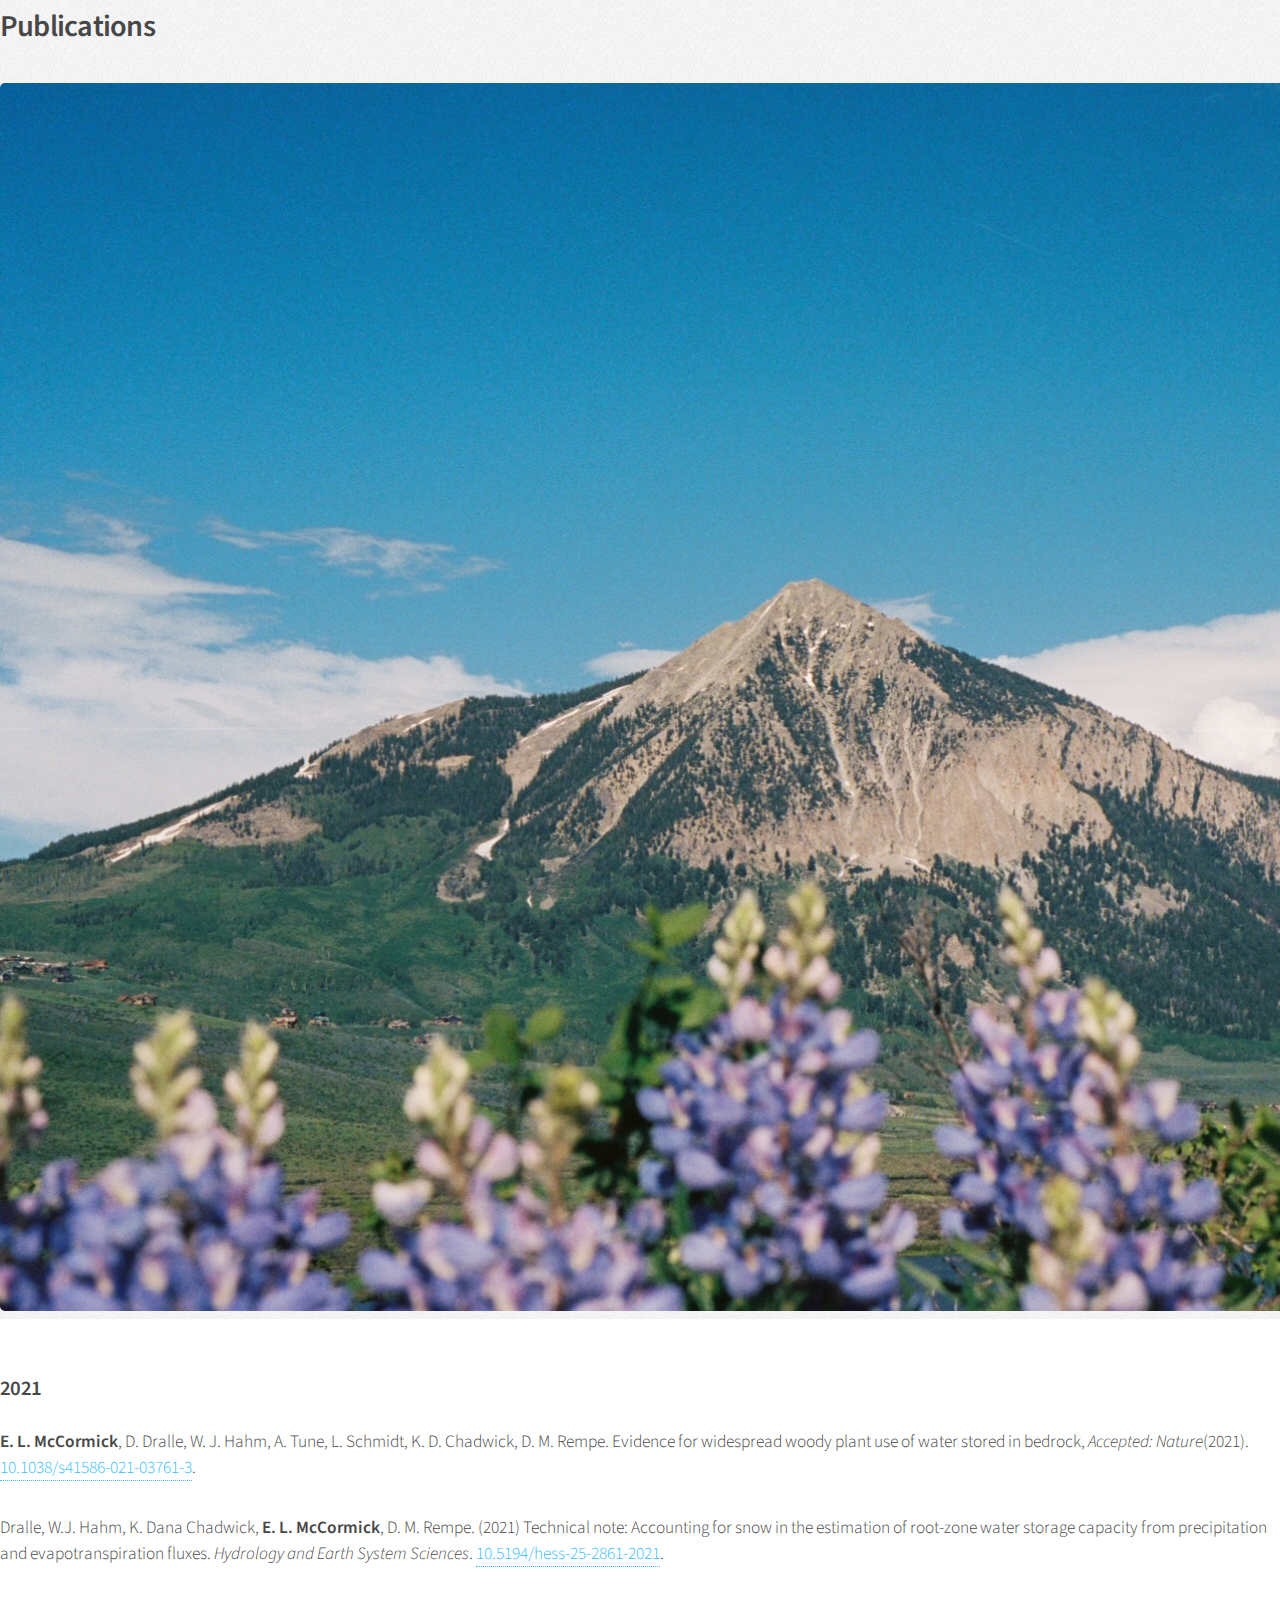
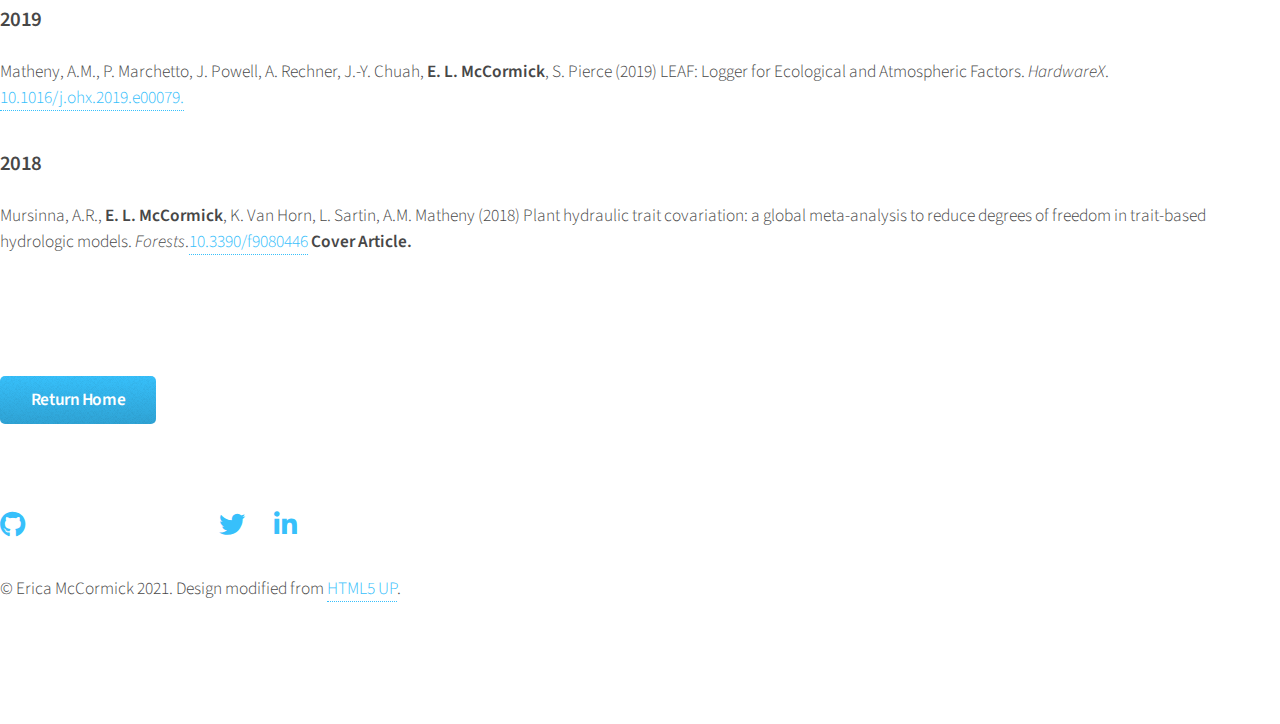
<file: publications.html>
<!DOCTYPE HTML>
<!--
	Story by HTML5 UP
	html5up.net | @ajlkn
	Free for personal and commercial use under the CCA 3.0 license (html5up.net/license)
-->
<html>
	<head>
		<title>List of Publications</title>
		<meta name="Description" content = "List of all publications by Erica McCormick with linked DOIs."/>
	  <meta name="keywords" content="Erica, McCormick, ecohydrologist">
	  <meta name="author" content="Erica L. McCormick">
		<meta charset="utf-8" />
		<meta name="viewport" content="width=device-width, initial-scale=1, user-scalable=no" />
		<link rel="stylesheet" href="assets/css/main.css" />
		<noscript><link rel="stylesheet" href="assets/css/noscript.css" /></noscript>
		<link rel="stylesheet" href="academicons-1.9.1/css/academicons.min.css"/>
		<link rel="stylesheet" href="assets/css/fontawesome-all.min.css"/>
	</head>
	<body class="is-preload">

		<!-- Wrapper -->
			<div id="wrapper" class="divided">

							<!-- Spotlight -->
				<section class="spotlight style5 orient-center content-align-center image-position-center onscroll-image-fade-in" id="first">
					

					<div class="content">
						<h2>Publications</h2>


					</div>
					<div class="image">
						<img src="images/personal/og_pics/nature3_CB_film_mountain_w_flowers.jpeg" alt="Crested Butte on film. Credit: Erica McCormick" />
					</div>
				</section>

	<!-- List of publications -->
					<section class="wrapper style1 align-center">
						<div class="inner">

<h3><strong>2021</strong></h3>					

<p align=left><strong>E. L. McCormick</strong>, D. Dralle, W. J. Hahm, A. Tune, L. Schmidt, K. D. Chadwick, D. M. Rempe. Evidence for widespread woody plant use of water stored in bedrock, <i>Accepted: Nature</i>(2021). <a href="http://doi.org/10.1038/s41586-021-03761-3">10.1038/s41586-021-03761-3</a>.</p>
				
<p align=left>Dralle, W.J. Hahm, K. Dana Chadwick, <strong>E. L. McCormick</strong>, D. M. Rempe. (2021) Technical note: Accounting for snow in the estimation of root-zone water storage capacity from precipitation and evapotranspiration fluxes. <i>Hydrology and Earth System Sciences</i>. <a href = "http://doi.org/10.5194/hess-25-2861-2021">10.5194/hess-25-2861-2021</a>.</p>
							
<h3><strong>2019</strong></h3>
<p align=left>Matheny, A.M., P. Marchetto, J. Powell, A. Rechner, J.-Y. Chuah, <strong>E. L. McCormick</strong>, S. Pierce (2019) LEAF: Logger for Ecological and Atmospheric Factors. <i>HardwareX</i>. <a href = "https://doi.org/10.1016/j.ohx.2019.e00079">10.1016/j.ohx.2019.e00079.</a></p>
							
		
<h3><strong>2018</strong></h3>
							
<p align=left>Mursinna, A.R., <strong>E. L. McCormick</strong>, K. Van Horn, L. Sartin, A.M. Matheny (2018) Plant hydraulic trait covariation: a global meta-analysis to reduce degrees of freedom in trait-based hydrologic models. <i>Forests</i>.<a href = "https://doi.org/10.3390/f9080446">10.3390/f9080446</a> <strong>Cover Article.</strong></p>		

							<p><br><br></p>	
							<ul class="actions stacked">
								<li><a href="index.html" class="button primary">Return Home</a></li>
							</ul>
		

				<!-- Footer -->
					<footer class="wrapper style1 align-center">
						<div class="inner">
						<ul class="icons">
							<li><a href="https://github.com/erica-mccormick" class="icon brands style2 fa fa-github"></a></li>
							<li><a href="https://scholar.google.com/citations?user=XnvaTh4AAAAJ&hl=en" class="icon  style2 ai ai-google-scholar"></a></li>
							<li><a href="https://orcid.org/0000-0002-7160-398X" class="icon  style2 ai ai-orcid"></a></li>
							<li><a href="images/McCormick_CV.pdf" class="icon style2 ai ai-cv"></a></li>
							<li><a href="https://twitter.com/McCormickEricaL" class="icon brands style2 fa-twitter"></a></li>
							<li><a href="https://www.linkedin.com/in/erica-mccormick-42007912a" class="icon brands style2 fa-linkedin-in"></a></li>
						</ul>
							<p>&copy; Erica McCormick 2021. Design modified from <a href="https://html5up.net">HTML5 UP</a>.</p>
						</div>
					</footer>

			</div>

		<!-- Scripts -->
			<script src="assets/js/jquery.min.js"></script>
			<script src="assets/js/jquery.scrollex.min.js"></script>
			<script src="assets/js/jquery.scrolly.min.js"></script>
			<script src="assets/js/browser.min.js"></script>
			<script src="assets/js/breakpoints.min.js"></script>
			<script src="assets/js/util.js"></script>
			<script src="assets/js/main.js"></script>

	</body>
</html>
</file>
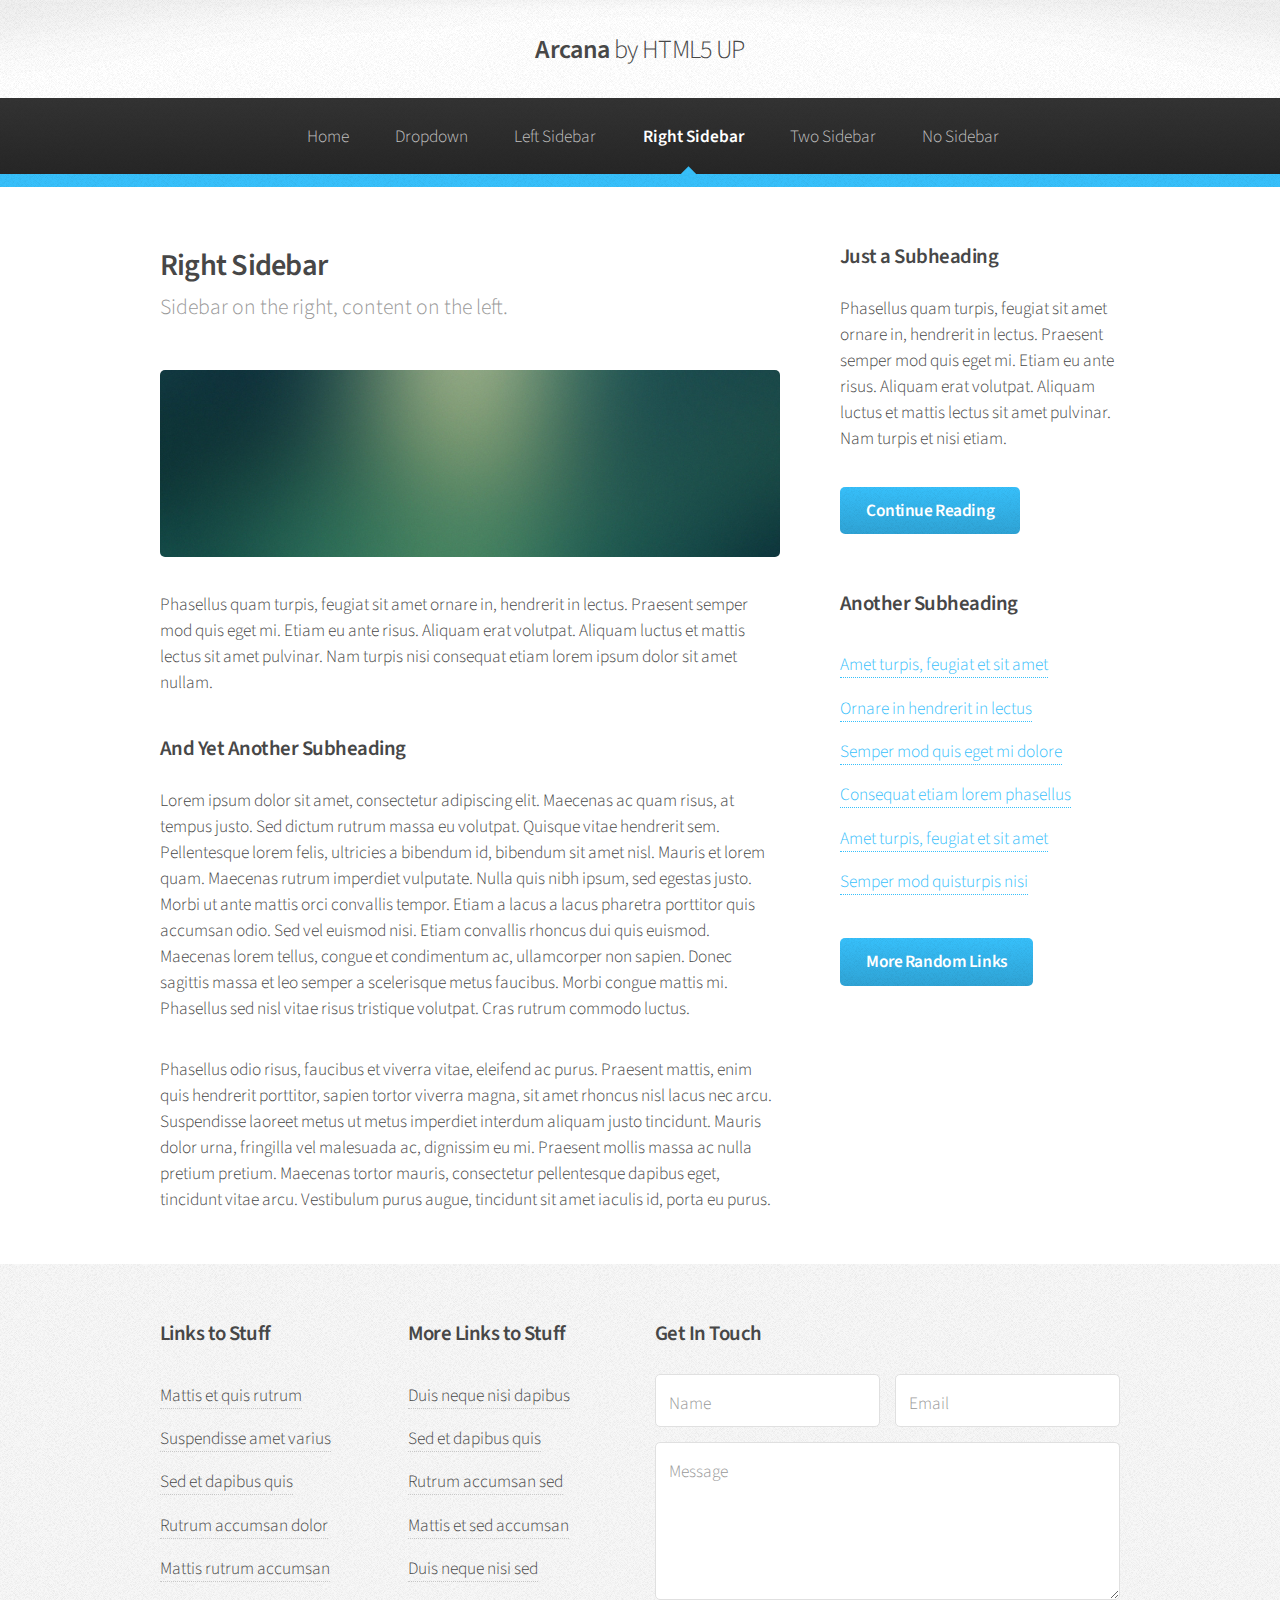
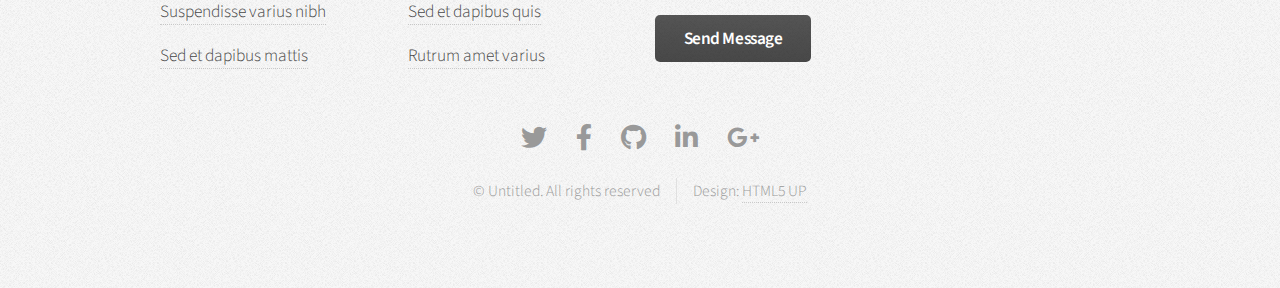
<file: right-sidebar.html>
<!DOCTYPE HTML>
<!--
	Arcana by HTML5 UP
	html5up.net | @ajlkn
	Free for personal and commercial use under the CCA 3.0 license (html5up.net/license)
-->
<html>
	<head>
		<title>Right Sidebar - Arcana by HTML5 UP</title>
		<meta charset="utf-8" />
		<meta name="viewport" content="width=device-width, initial-scale=1, user-scalable=no" />
		<link rel="stylesheet" href="assets/css/main.css" />
	</head>
	<body class="is-preload">
		<div id="page-wrapper">

			<!-- Header -->
				<div id="header">

					<!-- Logo -->
						<h1><a href="index.html" id="logo">Arcana <em>by HTML5 UP</em></a></h1>

					<!-- Nav -->
						<nav id="nav">
							<ul>
								<li><a href="index.html">Home</a></li>
								<li>
									<a href="#">Dropdown</a>
									<ul>
										<li><a href="#">Lorem dolor</a></li>
										<li><a href="#">Magna phasellus</a></li>
										<li><a href="#">Etiam sed tempus</a></li>
										<li>
											<a href="#">Submenu</a>
											<ul>
												<li><a href="#">Lorem dolor</a></li>
												<li><a href="#">Phasellus magna</a></li>
												<li><a href="#">Magna phasellus</a></li>
												<li><a href="#">Etiam nisl</a></li>
												<li><a href="#">Veroeros feugiat</a></li>
											</ul>
										</li>
										<li><a href="#">Veroeros feugiat</a></li>
									</ul>
								</li>
								<li><a href="left-sidebar.html">Left Sidebar</a></li>
								<li class="current"><a href="right-sidebar.html">Right Sidebar</a></li>
								<li><a href="two-sidebar.html">Two Sidebar</a></li>
								<li><a href="no-sidebar.html">No Sidebar</a></li>
							</ul>
						</nav>

				</div>

			<!-- Main -->
				<section class="wrapper style1">
					<div class="container">
						<div class="row gtr-200">
							<div class="col-8 col-12-narrower">
								<div id="content">

									<!-- Content -->

										<article>
											<header>
												<h2>Right Sidebar</h2>
												<p>Sidebar on the right, content on the left.</p>
											</header>

											<span class="image featured"><img src="images/banner.jpg" alt="" /></span>

											<p>Phasellus quam turpis, feugiat sit amet ornare in, hendrerit in lectus.
											Praesent semper mod quis eget mi. Etiam eu ante risus. Aliquam erat volutpat.
											Aliquam luctus et mattis lectus sit amet pulvinar. Nam turpis nisi
											consequat etiam lorem ipsum dolor sit amet nullam.</p>

											<h3>And Yet Another Subheading</h3>
											<p>Lorem ipsum dolor sit amet, consectetur adipiscing elit. Maecenas ac quam risus, at tempus
											justo. Sed dictum rutrum massa eu volutpat. Quisque vitae hendrerit sem. Pellentesque lorem felis,
											ultricies a bibendum id, bibendum sit amet nisl. Mauris et lorem quam. Maecenas rutrum imperdiet
											vulputate. Nulla quis nibh ipsum, sed egestas justo. Morbi ut ante mattis orci convallis tempor.
											Etiam a lacus a lacus pharetra porttitor quis accumsan odio. Sed vel euismod nisi. Etiam convallis
											rhoncus dui quis euismod. Maecenas lorem tellus, congue et condimentum ac, ullamcorper non sapien.
											Donec sagittis massa et leo semper a scelerisque metus faucibus. Morbi congue mattis mi.
											Phasellus sed nisl vitae risus tristique volutpat. Cras rutrum commodo luctus.</p>

											<p>Phasellus odio risus, faucibus et viverra vitae, eleifend ac purus. Praesent mattis, enim
											quis hendrerit porttitor, sapien tortor viverra magna, sit amet rhoncus nisl lacus nec arcu.
											Suspendisse laoreet metus ut metus imperdiet interdum aliquam justo tincidunt. Mauris dolor urna,
											fringilla vel malesuada ac, dignissim eu mi. Praesent mollis massa ac nulla pretium pretium.
											Maecenas tortor mauris, consectetur pellentesque dapibus eget, tincidunt vitae arcu.
											Vestibulum purus augue, tincidunt sit amet iaculis id, porta eu purus.</p>
										</article>

								</div>
							</div>
							<div class="col-4 col-12-narrower">
								<div id="sidebar">

									<!-- Sidebar -->

										<section>
											<h3>Just a Subheading</h3>
											<p>Phasellus quam turpis, feugiat sit amet ornare in, hendrerit in lectus.
											Praesent semper mod quis eget mi. Etiam eu ante risus. Aliquam erat volutpat.
											Aliquam luctus et mattis lectus sit amet pulvinar. Nam turpis et nisi etiam.</p>
											<footer>
												<a href="#" class="button">Continue Reading</a>
											</footer>
										</section>

										<section>
											<h3>Another Subheading</h3>
											<ul class="links">
												<li><a href="#">Amet turpis, feugiat et sit amet</a></li>
												<li><a href="#">Ornare in hendrerit in lectus</a></li>
												<li><a href="#">Semper mod quis eget mi dolore</a></li>
												<li><a href="#">Consequat etiam lorem phasellus</a></li>
												<li><a href="#">Amet turpis, feugiat et sit amet</a></li>
												<li><a href="#">Semper mod quisturpis nisi</a></li>
											</ul>
											<footer>
												<a href="#" class="button">More Random Links</a>
											</footer>
										</section>

								</div>
							</div>
						</div>
					</div>
				</section>

			<!-- Footer -->
				<div id="footer">
					<div class="container">
						<div class="row">
							<section class="col-3 col-6-narrower col-12-mobilep">
								<h3>Links to Stuff</h3>
								<ul class="links">
									<li><a href="#">Mattis et quis rutrum</a></li>
									<li><a href="#">Suspendisse amet varius</a></li>
									<li><a href="#">Sed et dapibus quis</a></li>
									<li><a href="#">Rutrum accumsan dolor</a></li>
									<li><a href="#">Mattis rutrum accumsan</a></li>
									<li><a href="#">Suspendisse varius nibh</a></li>
									<li><a href="#">Sed et dapibus mattis</a></li>
								</ul>
							</section>
							<section class="col-3 col-6-narrower col-12-mobilep">
								<h3>More Links to Stuff</h3>
								<ul class="links">
									<li><a href="#">Duis neque nisi dapibus</a></li>
									<li><a href="#">Sed et dapibus quis</a></li>
									<li><a href="#">Rutrum accumsan sed</a></li>
									<li><a href="#">Mattis et sed accumsan</a></li>
									<li><a href="#">Duis neque nisi sed</a></li>
									<li><a href="#">Sed et dapibus quis</a></li>
									<li><a href="#">Rutrum amet varius</a></li>
								</ul>
							</section>
							<section class="col-6 col-12-narrower">
								<h3>Get In Touch</h3>
								<form>
									<div class="row gtr-50">
										<div class="col-6 col-12-mobilep">
											<input type="text" name="name" id="name" placeholder="Name" />
										</div>
										<div class="col-6 col-12-mobilep">
											<input type="email" name="email" id="email" placeholder="Email" />
										</div>
										<div class="col-12">
											<textarea name="message" id="message" placeholder="Message" rows="5"></textarea>
										</div>
										<div class="col-12">
											<ul class="actions">
												<li><input type="submit" class="button alt" value="Send Message" /></li>
											</ul>
										</div>
									</div>
								</form>
							</section>
						</div>
					</div>

					<!-- Icons -->
						<ul class="icons">
							<li><a href="#" class="icon brands fa-twitter"><span class="label">Twitter</span></a></li>
							<li><a href="#" class="icon brands fa-facebook-f"><span class="label">Facebook</span></a></li>
							<li><a href="#" class="icon brands fa-github"><span class="label">GitHub</span></a></li>
							<li><a href="#" class="icon brands fa-linkedin-in"><span class="label">LinkedIn</span></a></li>
							<li><a href="#" class="icon brands fa-google-plus-g"><span class="label">Google+</span></a></li>
						</ul>

					<!-- Copyright -->
						<div class="copyright">
							<ul class="menu">
								<li>&copy; Untitled. All rights reserved</li><li>Design: <a href="http://html5up.net">HTML5 UP</a></li>
							</ul>
						</div>

				</div>

		</div>

		<!-- Scripts -->
			<script src="assets/js/jquery.min.js"></script>
			<script src="assets/js/jquery.dropotron.min.js"></script>
			<script src="assets/js/browser.min.js"></script>
			<script src="assets/js/breakpoints.min.js"></script>
			<script src="assets/js/util.js"></script>
			<script src="assets/js/main.js"></script>

	</body>
</html>
</file>
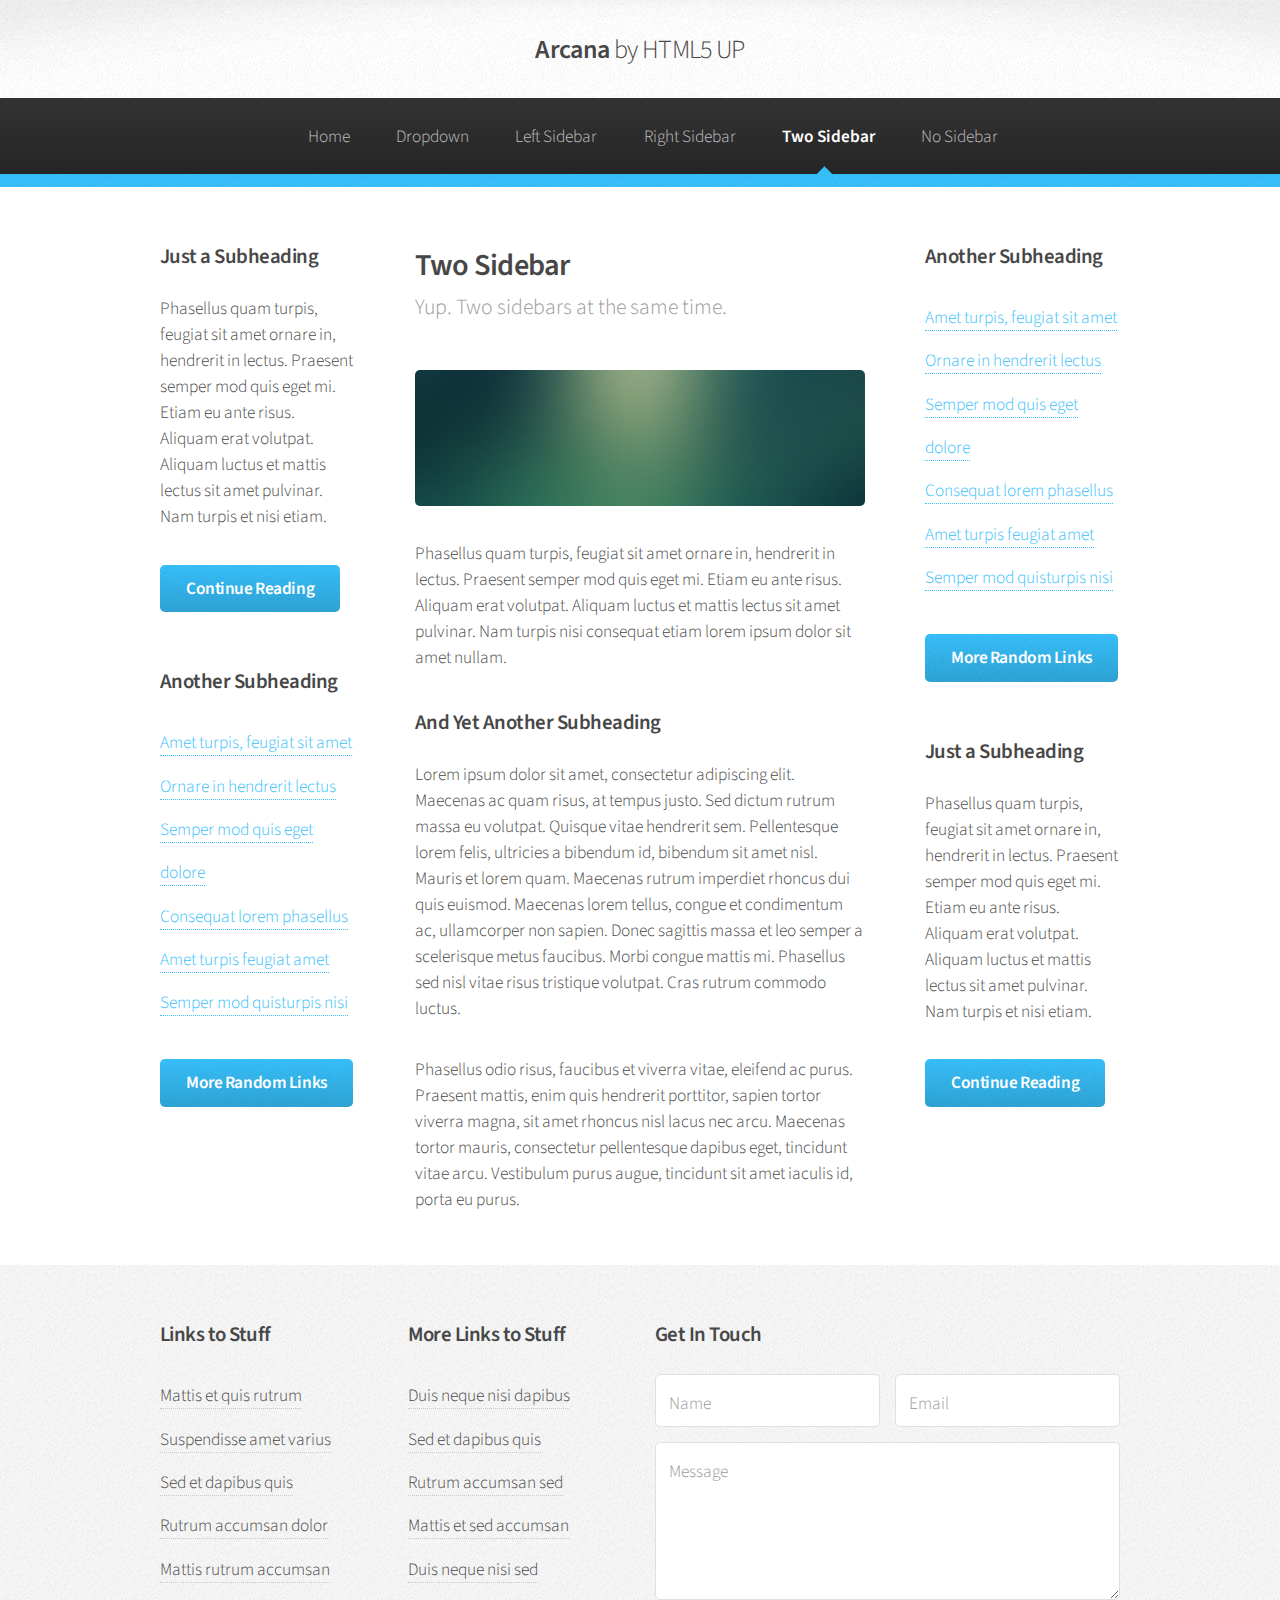
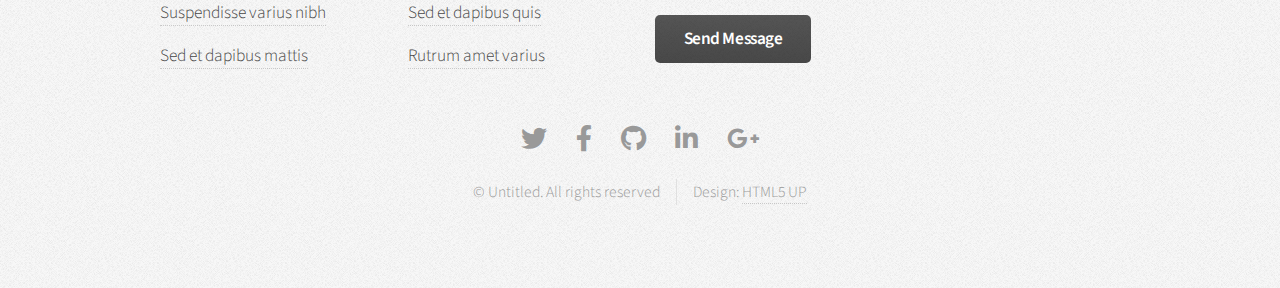
<file: two-sidebar.html>
<!DOCTYPE HTML>
<!--
	Arcana by HTML5 UP
	html5up.net | @ajlkn
	Free for personal and commercial use under the CCA 3.0 license (html5up.net/license)
-->
<html>
	<head>
		<title>Two Sidebar - Arcana by HTML5 UP</title>
		<meta charset="utf-8" />
		<meta name="viewport" content="width=device-width, initial-scale=1, user-scalable=no" />
		<link rel="stylesheet" href="assets/css/main.css" />
	</head>
	<body class="is-preload">
		<div id="page-wrapper">

			<!-- Header -->
				<div id="header">

					<!-- Logo -->
						<h1><a href="index.html" id="logo">Arcana <em>by HTML5 UP</em></a></h1>

					<!-- Nav -->
						<nav id="nav">
							<ul>
								<li><a href="index.html">Home</a></li>
								<li>
									<a href="#">Dropdown</a>
									<ul>
										<li><a href="#">Lorem dolor</a></li>
										<li><a href="#">Magna phasellus</a></li>
										<li><a href="#">Etiam sed tempus</a></li>
										<li>
											<a href="#">Submenu</a>
											<ul>
												<li><a href="#">Lorem dolor</a></li>
												<li><a href="#">Phasellus magna</a></li>
												<li><a href="#">Magna phasellus</a></li>
												<li><a href="#">Etiam nisl</a></li>
												<li><a href="#">Veroeros feugiat</a></li>
											</ul>
										</li>
										<li><a href="#">Veroeros feugiat</a></li>
									</ul>
								</li>
								<li><a href="left-sidebar.html">Left Sidebar</a></li>
								<li><a href="right-sidebar.html">Right Sidebar</a></li>
								<li class="current"><a href="two-sidebar.html">Two Sidebar</a></li>
								<li><a href="no-sidebar.html">No Sidebar</a></li>
							</ul>
						</nav>

				</div>

			<!-- Main -->
				<section class="wrapper style1">
					<div class="container">
						<div class="row gtr-200">
							<div class="col-3 col-12-narrower">
								<div id="sidebar1">

									<!-- Sidebar 1 -->

										<section>
											<h3>Just a Subheading</h3>
											<p>Phasellus quam turpis, feugiat sit amet ornare in, hendrerit in lectus.
											Praesent semper mod quis eget mi. Etiam eu ante risus. Aliquam erat volutpat.
											Aliquam luctus et mattis lectus sit amet pulvinar. Nam turpis et nisi etiam.</p>
											<footer>
												<a href="#" class="button">Continue Reading</a>
											</footer>
										</section>

										<section>
											<h3>Another Subheading</h3>
											<ul class="links">
												<li><a href="#">Amet turpis, feugiat sit amet</a></li>
												<li><a href="#">Ornare in hendrerit lectus</a></li>
												<li><a href="#">Semper mod quis eget dolore</a></li>
												<li><a href="#">Consequat lorem phasellus</a></li>
												<li><a href="#">Amet turpis feugiat amet</a></li>
												<li><a href="#">Semper mod quisturpis nisi</a></li>
											</ul>
											<footer>
												<a href="#" class="button">More Random Links</a>
											</footer>
										</section>

								</div>
							</div>
							<div class="col-6 col-12-narrower imp-narrower">
								<div id="content">

									<!-- Content -->

										<article>
											<header>
												<h2>Two Sidebar</h2>
												<p>Yup. Two sidebars at the same time.</p>
											</header>

											<span class="image featured"><img src="images/banner.jpg" alt="" /></span>

											<p>Phasellus quam turpis, feugiat sit amet ornare in, hendrerit in lectus.
											Praesent semper mod quis eget mi. Etiam eu ante risus. Aliquam erat volutpat.
											Aliquam luctus et mattis lectus sit amet pulvinar. Nam turpis nisi
											consequat etiam lorem ipsum dolor sit amet nullam.</p>

											<h3>And Yet Another Subheading</h3>
											<p>Lorem ipsum dolor sit amet, consectetur adipiscing elit. Maecenas ac quam risus, at tempus
											justo. Sed dictum rutrum massa eu volutpat. Quisque vitae hendrerit sem. Pellentesque lorem felis,
											ultricies a bibendum id, bibendum sit amet nisl. Mauris et lorem quam. Maecenas rutrum imperdiet
											rhoncus dui quis euismod. Maecenas lorem tellus, congue et condimentum ac, ullamcorper non sapien.
											Donec sagittis massa et leo semper a scelerisque metus faucibus. Morbi congue mattis mi.
											Phasellus sed nisl vitae risus tristique volutpat. Cras rutrum commodo luctus.</p>

											<p>Phasellus odio risus, faucibus et viverra vitae, eleifend ac purus. Praesent mattis, enim
											quis hendrerit porttitor, sapien tortor viverra magna, sit amet rhoncus nisl lacus nec arcu.
											Maecenas tortor mauris, consectetur pellentesque dapibus eget, tincidunt vitae arcu.
											Vestibulum purus augue, tincidunt sit amet iaculis id, porta eu purus.</p>
										</article>

								</div>
							</div>
							<div class="col-3 col-12-narrower">
								<div id="sidebar2">

									<!-- Sidebar 2 -->

										<section>
											<h3>Another Subheading</h3>
											<ul class="links">
												<li><a href="#">Amet turpis, feugiat sit amet</a></li>
												<li><a href="#">Ornare in hendrerit lectus</a></li>
												<li><a href="#">Semper mod quis eget dolore</a></li>
												<li><a href="#">Consequat lorem phasellus</a></li>
												<li><a href="#">Amet turpis feugiat amet</a></li>
												<li><a href="#">Semper mod quisturpis nisi</a></li>
											</ul>
											<footer>
												<a href="#" class="button">More Random Links</a>
											</footer>
										</section>

										<section>
											<h3>Just a Subheading</h3>
											<p>Phasellus quam turpis, feugiat sit amet ornare in, hendrerit in lectus.
											Praesent semper mod quis eget mi. Etiam eu ante risus. Aliquam erat volutpat.
											Aliquam luctus et mattis lectus sit amet pulvinar. Nam turpis et nisi etiam.</p>
											<footer>
												<a href="#" class="button">Continue Reading</a>
											</footer>
										</section>

								</div>
							</div>
						</div>
					</div>
				</section>

			<!-- Footer -->
				<div id="footer">
					<div class="container">
						<div class="row">
							<section class="col-3 col-6-narrower col-12-mobilep">
								<h3>Links to Stuff</h3>
								<ul class="links">
									<li><a href="#">Mattis et quis rutrum</a></li>
									<li><a href="#">Suspendisse amet varius</a></li>
									<li><a href="#">Sed et dapibus quis</a></li>
									<li><a href="#">Rutrum accumsan dolor</a></li>
									<li><a href="#">Mattis rutrum accumsan</a></li>
									<li><a href="#">Suspendisse varius nibh</a></li>
									<li><a href="#">Sed et dapibus mattis</a></li>
								</ul>
							</section>
							<section class="col-3 col-6-narrower col-12-mobilep">
								<h3>More Links to Stuff</h3>
								<ul class="links">
									<li><a href="#">Duis neque nisi dapibus</a></li>
									<li><a href="#">Sed et dapibus quis</a></li>
									<li><a href="#">Rutrum accumsan sed</a></li>
									<li><a href="#">Mattis et sed accumsan</a></li>
									<li><a href="#">Duis neque nisi sed</a></li>
									<li><a href="#">Sed et dapibus quis</a></li>
									<li><a href="#">Rutrum amet varius</a></li>
								</ul>
							</section>
							<section class="col-6 col-12-narrower">
								<h3>Get In Touch</h3>
								<form>
									<div class="row gtr-50">
										<div class="col-6 col-12-mobilep">
											<input type="text" name="name" id="name" placeholder="Name" />
										</div>
										<div class="col-6 col-12-mobilep">
											<input type="email" name="email" id="email" placeholder="Email" />
										</div>
										<div class="col-12">
											<textarea name="message" id="message" placeholder="Message" rows="5"></textarea>
										</div>
										<div class="col-12">
											<ul class="actions">
												<li><input type="submit" class="button alt" value="Send Message" /></li>
											</ul>
										</div>
									</div>
								</form>
							</section>
						</div>
					</div>

					<!-- Icons -->
						<ul class="icons">
							<li><a href="#" class="icon brands fa-twitter"><span class="label">Twitter</span></a></li>
							<li><a href="#" class="icon brands fa-facebook-f"><span class="label">Facebook</span></a></li>
							<li><a href="#" class="icon brands fa-github"><span class="label">GitHub</span></a></li>
							<li><a href="#" class="icon brands fa-linkedin-in"><span class="label">LinkedIn</span></a></li>
							<li><a href="#" class="icon brands fa-google-plus-g"><span class="label">Google+</span></a></li>
						</ul>

					<!-- Copyright -->
						<div class="copyright">
							<ul class="menu">
								<li>&copy; Untitled. All rights reserved</li><li>Design: <a href="http://html5up.net">HTML5 UP</a></li>
							</ul>
						</div>

				</div>

		</div>

		<!-- Scripts -->
			<script src="assets/js/jquery.min.js"></script>
			<script src="assets/js/jquery.dropotron.min.js"></script>
			<script src="assets/js/browser.min.js"></script>
			<script src="assets/js/breakpoints.min.js"></script>
			<script src="assets/js/util.js"></script>
			<script src="assets/js/main.js"></script>

	</body>
</html>
</file>
<file: assets/css/noscript.css>
/*
	Story by HTML5 UP
	html5up.net | @ajlkn
	Free for personal and commercial use under the CCA 3.0 license (html5up.net/license)
*/

/* Banner (transitions) */

	.banner.onload-content-fade-up .content {
		-moz-transition: none;
		-webkit-transition: none;
		-ms-transition: none;
		transition: none;
	}

	body.is-preload .banner.onload-content-fade-up .content {
		-moz-transform: none;
		-webkit-transform: none;
		-ms-transform: none;
		transform: none;
		opacity: 1;
	}

	.banner.onload-content-fade-down .content {
		-moz-transition: none;
		-webkit-transition: none;
		-ms-transition: none;
		transition: none;
	}

	body.is-preload .banner.onload-content-fade-down .content {
		-moz-transform: none;
		-webkit-transform: none;
		-ms-transform: none;
		transform: none;
		opacity: 1;
	}

	.banner.onload-content-fade-left .content {
		-moz-transition: none;
		-webkit-transition: none;
		-ms-transition: none;
		transition: none;
	}

	body.is-preload .banner.onload-content-fade-left .content {
		-moz-transform: none;
		-webkit-transform: none;
		-ms-transform: none;
		transform: none;
		opacity: 1;
	}

	.banner.onload-content-fade-right .content {
		-moz-transition: none;
		-webkit-transition: none;
		-ms-transition: none;
		transition: none;
	}

	body.is-preload .banner.onload-content-fade-right .content {
		-moz-transform: none;
		-webkit-transform: none;
		-ms-transform: none;
		transform: none;
		opacity: 1;
	}

	.banner.onload-content-fade-in .content {
		-moz-transition: none;
		-webkit-transition: none;
		-ms-transition: none;
		transition: none;
	}

	body.is-preload .banner.onload-content-fade-in .content {
		-moz-transform: none;
		-webkit-transform: none;
		-ms-transform: none;
		transform: none;
		opacity: 1;
	}

	.banner.onload-image-fade-up .image {
		-moz-transition: none;
		-webkit-transition: none;
		-ms-transition: none;
		transition: none;
	}

		.banner.onload-image-fade-up .image img {
			-moz-transition: none;
			-webkit-transition: none;
			-ms-transition: none;
			transition: none;
		}

	body.is-preload .banner.onload-image-fade-up .image {
		-moz-transform: none;
		-webkit-transform: none;
		-ms-transform: none;
		transform: none;
		opacity: 1;
	}

		body.is-preload .banner.onload-image-fade-up .image img {
			opacity: 1;
		}

	.banner.onload-image-fade-down .image {
		-moz-transition: none;
		-webkit-transition: none;
		-ms-transition: none;
		transition: none;
	}

		.banner.onload-image-fade-down .image img {
			-moz-transition: none;
			-webkit-transition: none;
			-ms-transition: none;
			transition: none;
		}

	body.is-preload .banner.onload-image-fade-down .image {
		-moz-transform: none;
		-webkit-transform: none;
		-ms-transform: none;
		transform: none;
		opacity: 1;
	}

		body.is-preload .banner.onload-image-fade-down .image img {
			opacity: 1;
		}

	.banner.onload-image-fade-left .image {
		-moz-transition: none;
		-webkit-transition: none;
		-ms-transition: none;
		transition: none;
	}

		.banner.onload-image-fade-left .image img {
			-moz-transition: none;
			-webkit-transition: none;
			-ms-transition: none;
			transition: none;
		}

	body.is-preload .banner.onload-image-fade-left .image {
		-moz-transform: none;
		-webkit-transform: none;
		-ms-transform: none;
		transform: none;
		opacity: 1;
	}

		body.is-preload .banner.onload-image-fade-left .image img {
			opacity: 1;
		}

	.banner.onload-image-fade-right .image {
		-moz-transition: none;
		-webkit-transition: none;
		-ms-transition: none;
		transition: none;
	}

		.banner.onload-image-fade-right .image img {
			-moz-transition: none;
			-webkit-transition: none;
			-ms-transition: none;
			transition: none;
		}

	body.is-preload .banner.onload-image-fade-right .image {
		-moz-transform: none;
		-webkit-transform: none;
		-ms-transform: none;
		transform: none;
		opacity: 1;
	}

		body.is-preload .banner.onload-image-fade-right .image img {
			opacity: 1;
		}

	.banner.onload-image-fade-in .image img {
		-moz-transition: none;
		-webkit-transition: none;
		-ms-transition: none;
		transition: none;
	}

	body.is-preload .banner.onload-image-fade-in .image img {
		opacity: 1;
	}

	.banner.onscroll-content-fade-up .content {
		-moz-transition: none;
		-webkit-transition: none;
		-ms-transition: none;
		transition: none;
	}

	.banner.onscroll-content-fade-up.is-inactive .content {
		-moz-transform: none;
		-webkit-transform: none;
		-ms-transform: none;
		transform: none;
		opacity: 1;
	}

	.banner.onscroll-content-fade-down .content {
		-moz-transition: none;
		-webkit-transition: none;
		-ms-transition: none;
		transition: none;
	}

	.banner.onscroll-content-fade-down.is-inactive .content {
		-moz-transform: none;
		-webkit-transform: none;
		-ms-transform: none;
		transform: none;
		opacity: 1;
	}

	.banner.onscroll-content-fade-left .content {
		-moz-transition: none;
		-webkit-transition: none;
		-ms-transition: none;
		transition: none;
	}

	.banner.onscroll-content-fade-left.is-inactive .content {
		-moz-transform: none;
		-webkit-transform: none;
		-ms-transform: none;
		transform: none;
		opacity: 1;
	}

	.banner.onscroll-content-fade-right .content {
		-moz-transition: none;
		-webkit-transition: none;
		-ms-transition: none;
		transition: none;
	}

	.banner.onscroll-content-fade-right.is-inactive .content {
		-moz-transform: none;
		-webkit-transform: none;
		-ms-transform: none;
		transform: none;
		opacity: 1;
	}

	.banner.onscroll-content-fade-in .content {
		-moz-transition: none;
		-webkit-transition: none;
		-ms-transition: none;
		transition: none;
	}

	.banner.onscroll-content-fade-in.is-inactive .content {
		-moz-transform: none;
		-webkit-transform: none;
		-ms-transform: none;
		transform: none;
		opacity: 1;
	}

	.banner.onscroll-image-fade-up .image {
		-moz-transition: none;
		-webkit-transition: none;
		-ms-transition: none;
		transition: none;
	}

		.banner.onscroll-image-fade-up .image img {
			-moz-transition: none;
			-webkit-transition: none;
			-ms-transition: none;
			transition: none;
		}

	.banner.onscroll-image-fade-up.is-inactive .image {
		-moz-transform: none;
		-webkit-transform: none;
		-ms-transform: none;
		transform: none;
		opacity: 1;
	}

		.banner.onscroll-image-fade-up.is-inactive .image img {
			opacity: 1;
		}

	.banner.onscroll-image-fade-down .image {
		-moz-transition: none;
		-webkit-transition: none;
		-ms-transition: none;
		transition: none;
	}

		.banner.onscroll-image-fade-down .image img {
			-moz-transition: none;
			-webkit-transition: none;
			-ms-transition: none;
			transition: none;
		}

	.banner.onscroll-image-fade-down.is-inactive .image {
		-moz-transform: none;
		-webkit-transform: none;
		-ms-transform: none;
		transform: none;
		opacity: 1;
	}

		.banner.onscroll-image-fade-down.is-inactive .image img {
			opacity: 1;
		}

	.banner.onscroll-image-fade-left .image {
		-moz-transition: none;
		-webkit-transition: none;
		-ms-transition: none;
		transition: none;
	}

		.banner.onscroll-image-fade-left .image img {
			-moz-transition: none;
			-webkit-transition: none;
			-ms-transition: none;
			transition: none;
		}

	.banner.onscroll-image-fade-left.is-inactive .image {
		-moz-transform: none;
		-webkit-transform: none;
		-ms-transform: none;
		transform: none;
		opacity: 1;
	}

		.banner.onscroll-image-fade-left.is-inactive .image img {
			opacity: 1;
		}

	.banner.onscroll-image-fade-right .image {
		-moz-transition: none;
		-webkit-transition: none;
		-ms-transition: none;
		transition: none;
	}

		.banner.onscroll-image-fade-right .image img {
			-moz-transition: none;
			-webkit-transition: none;
			-ms-transition: none;
			transition: none;
		}

	.banner.onscroll-image-fade-right.is-inactive .image {
		-moz-transform: none;
		-webkit-transform: none;
		-ms-transform: none;
		transform: none;
		opacity: 1;
	}

		.banner.onscroll-image-fade-right.is-inactive .image img {
			opacity: 1;
		}

	.banner.onscroll-image-fade-in .image img {
		-moz-transition: none;
		-webkit-transition: none;
		-ms-transition: none;
		transition: none;
	}

	.banner.onscroll-image-fade-in.is-inactive .image img {
		opacity: 1;
	}
</file>
<file: assets/css/main.css>
@import url("fontawesome-all.min.css");
@import url("https://fonts.googleapis.com/css?family=Source+Sans+Pro:300,300italic,600,600italic");

/*
	Arcana by HTML5 UP
	html5up.net | @ajlkn
	Free for personal and commercial use under the CCA 3.0 license (html5up.net/license)
*/

html, body, div, span, applet, object,
iframe, h1, h2, h3, h4, h5, h6, p, blockquote,
pre, a, abbr, acronym, address, big, cite,
code, del, dfn, em, img, ins, kbd, q, s, samp,
small, strike, strong, sub, sup, tt, var, b,
u, i, center, dl, dt, dd, ol, ul, li, fieldset,
form, label, legend, table, caption, tbody,
tfoot, thead, tr, th, td, article, aside,
canvas, details, embed, figure, figcaption,
footer, header, hgroup, menu, nav, output, ruby,
section, summary, time, mark, audio, video {
	margin: 0;
	padding: 0;
	border: 0;
	font-size: 100%;
	font: inherit;
	vertical-align: baseline;}

article, aside, details, figcaption, figure,
footer, header, hgroup, menu, nav, section {
	display: block;}

body {
	line-height: 1;
}

ol, ul {
	list-style: none;
}

blockquote, q {
	quotes: none;
}

	blockquote:before, blockquote:after, q:before, q:after {
		content: '';
		content: none;
	}

table {
	border-collapse: collapse;
	border-spacing: 0;
}

body {
	-webkit-text-size-adjust: none;
}

mark {
	background-color: transparent;
	color: inherit;
}

input::-moz-focus-inner {
	border: 0;
	padding: 0;
}

input, select, textarea {
	-moz-appearance: none;
	-webkit-appearance: none;
	-ms-appearance: none;
	appearance: none;
}

/* Basic */

	html {
		box-sizing: border-box;
	}

	*, *:before, *:after {
		box-sizing: inherit;
	}

	body {
		background: #f7f7f7 url("images/bg01.png");
	}

		body.is-preload *, body.is-preload *:before, body.is-preload *:after {
			-moz-animation: none !important;
			-webkit-animation: none !important;
			-ms-animation: none !important;
			animation: none !important;
			-moz-transition: none !important;
			-webkit-transition: none !important;
			-ms-transition: none !important;
			transition: none !important;
		}

	body, input, select, textarea {
		color: #474747;
		font-family: 'Source Sans Pro', sans-serif;
		font-size: 16pt;
		font-weight: 300;
		line-height: 1.65em;
	}

	a {
		-moz-transition: color 0.2s ease-in-out, border-color 0.2s ease-in-out, opacity 0.2s ease-in-out;
		-webkit-transition: color 0.2s ease-in-out, border-color 0.2s ease-in-out, opacity 0.2s ease-in-out;
		-ms-transition: color 0.2s ease-in-out, border-color 0.2s ease-in-out, opacity 0.2s ease-in-out;
		transition: color 0.2s ease-in-out, border-color 0.2s ease-in-out, opacity 0.2s ease-in-out;
		color: #37c0fb;
		text-decoration: none;
		border-bottom: dotted 1px;
	}

		a:hover {
			color: #37c0fb;
			border-bottom-color: transparent;
		}

	strong, b {
		font-weight: 600;
	}

	em, i {
		font-style: italic;
	}

	p, ul, ol, dl, table, blockquote {
		margin: 0 0 2em 0;
	}

	h1, h2, h3, h4, h5, h6 {
		color: inherit;
		font-weight: 600;
		line-height: 1.75em;
		margin-bottom: 1em;
	}

		h1 a, h2 a, h3 a, h4 a, h5 a, h6 a {
			color: inherit;
			text-decoration: none;
		}

		h1 em, h2 em, h3 em, h4 em, h5 em, h6 em {
			font-style: normal;
			font-weight: 300;
		}

	h2 {
		font-size: 1.75em;
		letter-spacing: -0.025em;
	}

	h3 {
		font-size: 1.2em;
		letter-spacing: -0.025em;
	}

	sub {
		font-size: 0.8em;
		position: relative;
		top: 0.5em;
	}

	sup {
		font-size: 0.8em;
		position: relative;
		top: -0.5em;
	}

	hr {
		border-top: solid 1px #e0e0e0;
		border: 0;
		margin-bottom: 1.5em;
	}

	blockquote {
		border-left: solid 0.5em #e0e0e0;
		font-style: italic;
		padding: 1em 0 1em 2em;
	}

/* Container */

	.container {
		margin: 0 auto;
		max-width: 100%;
		width: 1400px;
	}

		@media screen and (max-width: 1680px) {

			.container {
				width: 1200px;
			}

		}

		@media screen and (max-width: 1280px) {

			.container {
				width: 960px;
			}

		}

		@media screen and (max-width: 980px) {

			.container {
				width: 95%;
			}

		}

		@media screen and (max-width: 840px) {

			.container {
				width: 95%;
			}

		}

		@media screen and (max-width: 736px) {

			.container {
				width: 90%;
			}

		}

		@media screen and (max-width: 480px) {

			.container {
				width: 100%;
			}

		}

/* Row */

	.row {
		display: flex;
		flex-wrap: wrap;
		box-sizing: border-box;
		align-items: stretch;
	}

		.row > * {
			box-sizing: border-box;
		}

		.row.gtr-uniform > * > :last-child {
			margin-bottom: 0;
		}

		.row.aln-left {
			justify-content: flex-start;
		}

		.row.aln-center {
			justify-content: center;
		}

		.row.aln-right {
			justify-content: flex-end;
		}

		.row.aln-top {
			align-items: flex-start;
		}

		.row.aln-middle {
			align-items: center;
		}

		.row.aln-bottom {
			align-items: flex-end;
		}

		.row > .imp {
			order: -1;
		}

		.row > .col-1 {
			width: 8.33333%;
		}

		.row > .off-1 {
			margin-left: 8.33333%;
		}

		.row > .col-2 {
			width: 16.66667%;
		}

		.row > .off-2 {
			margin-left: 16.66667%;
		}

		.row > .col-3 {
			width: 25%;
		}

		.row > .off-3 {
			margin-left: 25%;
		}

		.row > .col-4 {
			width: 33.33333%;
		}

		.row > .off-4 {
			margin-left: 33.33333%;
		}

		.row > .col-5 {
			width: 41.66667%;
		}

		.row > .off-5 {
			margin-left: 41.66667%;
		}

		.row > .col-6 {
			width: 50%;
		}

		.row > .off-6 {
			margin-left: 50%;
		}

		.row > .col-7 {
			width: 58.33333%;
		}

		.row > .off-7 {
			margin-left: 58.33333%;
		}

		.row > .col-8 {
			width: 66.66667%;
		}

		.row > .off-8 {
			margin-left: 66.66667%;
		}

		.row > .col-9 {
			width: 75%;
		}

		.row > .off-9 {
			margin-left: 75%;
		}

		.row > .col-10 {
			width: 83.33333%;
		}

		.row > .off-10 {
			margin-left: 83.33333%;
		}

		.row > .col-11 {
			width: 91.66667%;
		}

		.row > .off-11 {
			margin-left: 91.66667%;
		}

		.row > .col-12 {
			width: 100%;
		}

		.row > .off-12 {
			margin-left: 100%;
		}

		.row.gtr-0 {
			margin-top: 0px;
			margin-left: 0px;
		}

			.row.gtr-0 > * {
				padding: 0px 0 0 0px;
			}

			.row.gtr-0.gtr-uniform {
				margin-top: 0px;
			}

				.row.gtr-0.gtr-uniform > * {
					padding-top: 0px;
				}

		.row.gtr-25 {
			margin-top: -12.5px;
			margin-left: -12.5px;
		}

			.row.gtr-25 > * {
				padding: 12.5px 0 0 12.5px;
			}

			.row.gtr-25.gtr-uniform {
				margin-top: -12.5px;
			}

				.row.gtr-25.gtr-uniform > * {
					padding-top: 12.5px;
				}

		.row.gtr-50 {
			margin-top: -25px;
			margin-left: -25px;
		}

			.row.gtr-50 > * {
				padding: 25px 0 0 25px;
			}

			.row.gtr-50.gtr-uniform {
				margin-top: -25px;
			}

				.row.gtr-50.gtr-uniform > * {
					padding-top: 25px;
				}

		.row {
			margin-top: -50px;
			margin-left: -50px;
		}

			.row > * {
				padding: 50px 0 0 50px;
			}

			.row.gtr-uniform {
				margin-top: -50px;
			}

				.row.gtr-uniform > * {
					padding-top: 50px;
				}

		.row.gtr-150 {
			margin-top: -75px;
			margin-left: -75px;
		}

			.row.gtr-150 > * {
				padding: 75px 0 0 75px;
			}

			.row.gtr-150.gtr-uniform {
				margin-top: -75px;
			}

				.row.gtr-150.gtr-uniform > * {
					padding-top: 75px;
				}

		.row.gtr-200 {
			margin-top: -100px;
			margin-left: -100px;
		}

			.row.gtr-200 > * {
				padding: 100px 0 0 100px;
			}

			.row.gtr-200.gtr-uniform {
				margin-top: -100px;
			}

				.row.gtr-200.gtr-uniform > * {
					padding-top: 100px;
				}

		@media screen and (max-width: 1680px) {

			.row {
				display: flex;
				flex-wrap: wrap;
				box-sizing: border-box;
				align-items: stretch;
			}

				.row > * {
					box-sizing: border-box;
				}

				.row.gtr-uniform > * > :last-child {
					margin-bottom: 0;
				}

				.row.aln-left {
					justify-content: flex-start;
				}

				.row.aln-center {
					justify-content: center;
				}

				.row.aln-right {
					justify-content: flex-end;
				}

				.row.aln-top {
					align-items: flex-start;
				}

				.row.aln-middle {
					align-items: center;
				}

				.row.aln-bottom {
					align-items: flex-end;
				}

				.row > .imp-wide {
					order: -1;
				}

				.row > .col-1-wide {
					width: 8.33333%;
				}

				.row > .off-1-wide {
					margin-left: 8.33333%;
				}

				.row > .col-2-wide {
					width: 16.66667%;
				}

				.row > .off-2-wide {
					margin-left: 16.66667%;
				}

				.row > .col-3-wide {
					width: 25%;
				}

				.row > .off-3-wide {
					margin-left: 25%;
				}

				.row > .col-4-wide {
					width: 33.33333%;
				}

				.row > .off-4-wide {
					margin-left: 33.33333%;
				}

				.row > .col-5-wide {
					width: 41.66667%;
				}

				.row > .off-5-wide {
					margin-left: 41.66667%;
				}

				.row > .col-6-wide {
					width: 50%;
				}

				.row > .off-6-wide {
					margin-left: 50%;
				}

				.row > .col-7-wide {
					width: 58.33333%;
				}

				.row > .off-7-wide {
					margin-left: 58.33333%;
				}

				.row > .col-8-wide {
					width: 66.66667%;
				}

				.row > .off-8-wide {
					margin-left: 66.66667%;
				}

				.row > .col-9-wide {
					width: 75%;
				}

				.row > .off-9-wide {
					margin-left: 75%;
				}

				.row > .col-10-wide {
					width: 83.33333%;
				}

				.row > .off-10-wide {
					margin-left: 83.33333%;
				}

				.row > .col-11-wide {
					width: 91.66667%;
				}

				.row > .off-11-wide {
					margin-left: 91.66667%;
				}

				.row > .col-12-wide {
					width: 100%;
				}

				.row > .off-12-wide {
					margin-left: 100%;
				}

				.row.gtr-0 {
					margin-top: 0px;
					margin-left: 0px;
				}

					.row.gtr-0 > * {
						padding: 0px 0 0 0px;
					}

					.row.gtr-0.gtr-uniform {
						margin-top: 0px;
					}

						.row.gtr-0.gtr-uniform > * {
							padding-top: 0px;
						}

				.row.gtr-25 {
					margin-top: -10px;
					margin-left: -10px;
				}

					.row.gtr-25 > * {
						padding: 10px 0 0 10px;
					}

					.row.gtr-25.gtr-uniform {
						margin-top: -10px;
					}

						.row.gtr-25.gtr-uniform > * {
							padding-top: 10px;
						}

				.row.gtr-50 {
					margin-top: -20px;
					margin-left: -20px;
				}

					.row.gtr-50 > * {
						padding: 20px 0 0 20px;
					}

					.row.gtr-50.gtr-uniform {
						margin-top: -20px;
					}

						.row.gtr-50.gtr-uniform > * {
							padding-top: 20px;
						}

				.row {
					margin-top: -40px;
					margin-left: -40px;
				}

					.row > * {
						padding: 40px 0 0 40px;
					}

					.row.gtr-uniform {
						margin-top: -40px;
					}

						.row.gtr-uniform > * {
							padding-top: 40px;
						}

				.row.gtr-150 {
					margin-top: -60px;
					margin-left: -60px;
				}

					.row.gtr-150 > * {
						padding: 60px 0 0 60px;
					}

					.row.gtr-150.gtr-uniform {
						margin-top: -60px;
					}

						.row.gtr-150.gtr-uniform > * {
							padding-top: 60px;
						}

				.row.gtr-200 {
					margin-top: -80px;
					margin-left: -80px;
				}

					.row.gtr-200 > * {
						padding: 80px 0 0 80px;
					}

					.row.gtr-200.gtr-uniform {
						margin-top: -80px;
					}

						.row.gtr-200.gtr-uniform > * {
							padding-top: 80px;
						}

		}

		@media screen and (max-width: 1280px) {

			.row {
				display: flex;
				flex-wrap: wrap;
				box-sizing: border-box;
				align-items: stretch;
			}

				.row > * {
					box-sizing: border-box;
				}

				.row.gtr-uniform > * > :last-child {
					margin-bottom: 0;
				}

				.row.aln-left {
					justify-content: flex-start;
				}

				.row.aln-center {
					justify-content: center;
				}

				.row.aln-right {
					justify-content: flex-end;
				}

				.row.aln-top {
					align-items: flex-start;
				}

				.row.aln-middle {
					align-items: center;
				}

				.row.aln-bottom {
					align-items: flex-end;
				}

				.row > .imp-normal {
					order: -1;
				}

				.row > .col-1-normal {
					width: 8.33333%;
				}

				.row > .off-1-normal {
					margin-left: 8.33333%;
				}

				.row > .col-2-normal {
					width: 16.66667%;
				}

				.row > .off-2-normal {
					margin-left: 16.66667%;
				}

				.row > .col-3-normal {
					width: 25%;
				}

				.row > .off-3-normal {
					margin-left: 25%;
				}

				.row > .col-4-normal {
					width: 33.33333%;
				}

				.row > .off-4-normal {
					margin-left: 33.33333%;
				}

				.row > .col-5-normal {
					width: 41.66667%;
				}

				.row > .off-5-normal {
					margin-left: 41.66667%;
				}

				.row > .col-6-normal {
					width: 50%;
				}

				.row > .off-6-normal {
					margin-left: 50%;
				}

				.row > .col-7-normal {
					width: 58.33333%;
				}

				.row > .off-7-normal {
					margin-left: 58.33333%;
				}

				.row > .col-8-normal {
					width: 66.66667%;
				}

				.row > .off-8-normal {
					margin-left: 66.66667%;
				}

				.row > .col-9-normal {
					width: 75%;
				}

				.row > .off-9-normal {
					margin-left: 75%;
				}

				.row > .col-10-normal {
					width: 83.33333%;
				}

				.row > .off-10-normal {
					margin-left: 83.33333%;
				}

				.row > .col-11-normal {
					width: 91.66667%;
				}

				.row > .off-11-normal {
					margin-left: 91.66667%;
				}

				.row > .col-12-normal {
					width: 100%;
				}

				.row > .off-12-normal {
					margin-left: 100%;
				}

				.row.gtr-0 {
					margin-top: 0px;
					margin-left: 0px;
				}

					.row.gtr-0 > * {
						padding: 0px 0 0 0px;
					}

					.row.gtr-0.gtr-uniform {
						margin-top: 0px;
					}

						.row.gtr-0.gtr-uniform > * {
							padding-top: 0px;
						}

				.row.gtr-25 {
					margin-top: -7.5px;
					margin-left: -7.5px;
				}

					.row.gtr-25 > * {
						padding: 7.5px 0 0 7.5px;
					}

					.row.gtr-25.gtr-uniform {
						margin-top: -7.5px;
					}

						.row.gtr-25.gtr-uniform > * {
							padding-top: 7.5px;
						}

				.row.gtr-50 {
					margin-top: -15px;
					margin-left: -15px;
				}

					.row.gtr-50 > * {
						padding: 15px 0 0 15px;
					}

					.row.gtr-50.gtr-uniform {
						margin-top: -15px;
					}

						.row.gtr-50.gtr-uniform > * {
							padding-top: 15px;
						}

				.row {
					margin-top: -30px;
					margin-left: -30px;
				}

					.row > * {
						padding: 30px 0 0 30px;
					}

					.row.gtr-uniform {
						margin-top: -30px;
					}

						.row.gtr-uniform > * {
							padding-top: 30px;
						}

				.row.gtr-150 {
					margin-top: -45px;
					margin-left: -45px;
				}

					.row.gtr-150 > * {
						padding: 45px 0 0 45px;
					}

					.row.gtr-150.gtr-uniform {
						margin-top: -45px;
					}

						.row.gtr-150.gtr-uniform > * {
							padding-top: 45px;
						}

				.row.gtr-200 {
					margin-top: -60px;
					margin-left: -60px;
				}

					.row.gtr-200 > * {
						padding: 60px 0 0 60px;
					}

					.row.gtr-200.gtr-uniform {
						margin-top: -60px;
					}

						.row.gtr-200.gtr-uniform > * {
							padding-top: 60px;
						}

		}

		@media screen and (max-width: 980px) {

			.row {
				display: flex;
				flex-wrap: wrap;
				box-sizing: border-box;
				align-items: stretch;
			}

				.row > * {
					box-sizing: border-box;
				}

				.row.gtr-uniform > * > :last-child {
					margin-bottom: 0;
				}

				.row.aln-left {
					justify-content: flex-start;
				}

				.row.aln-center {
					justify-content: center;
				}

				.row.aln-right {
					justify-content: flex-end;
				}

				.row.aln-top {
					align-items: flex-start;
				}

				.row.aln-middle {
					align-items: center;
				}

				.row.aln-bottom {
					align-items: flex-end;
				}

				.row > .imp-narrow {
					order: -1;
				}

				.row > .col-1-narrow {
					width: 8.33333%;
				}

				.row > .off-1-narrow {
					margin-left: 8.33333%;
				}

				.row > .col-2-narrow {
					width: 16.66667%;
				}

				.row > .off-2-narrow {
					margin-left: 16.66667%;
				}

				.row > .col-3-narrow {
					width: 25%;
				}

				.row > .off-3-narrow {
					margin-left: 25%;
				}

				.row > .col-4-narrow {
					width: 33.33333%;
				}

				.row > .off-4-narrow {
					margin-left: 33.33333%;
				}

				.row > .col-5-narrow {
					width: 41.66667%;
				}

				.row > .off-5-narrow {
					margin-left: 41.66667%;
				}

				.row > .col-6-narrow {
					width: 50%;
				}

				.row > .off-6-narrow {
					margin-left: 50%;
				}

				.row > .col-7-narrow {
					width: 58.33333%;
				}

				.row > .off-7-narrow {
					margin-left: 58.33333%;
				}

				.row > .col-8-narrow {
					width: 66.66667%;
				}

				.row > .off-8-narrow {
					margin-left: 66.66667%;
				}

				.row > .col-9-narrow {
					width: 75%;
				}

				.row > .off-9-narrow {
					margin-left: 75%;
				}

				.row > .col-10-narrow {
					width: 83.33333%;
				}

				.row > .off-10-narrow {
					margin-left: 83.33333%;
				}

				.row > .col-11-narrow {
					width: 91.66667%;
				}

				.row > .off-11-narrow {
					margin-left: 91.66667%;
				}

				.row > .col-12-narrow {
					width: 100%;
				}

				.row > .off-12-narrow {
					margin-left: 100%;
				}

				.row.gtr-0 {
					margin-top: 0px;
					margin-left: 0px;
				}

					.row.gtr-0 > * {
						padding: 0px 0 0 0px;
					}

					.row.gtr-0.gtr-uniform {
						margin-top: 0px;
					}

						.row.gtr-0.gtr-uniform > * {
							padding-top: 0px;
						}

				.row.gtr-25 {
					margin-top: -7.5px;
					margin-left: -7.5px;
				}

					.row.gtr-25 > * {
						padding: 7.5px 0 0 7.5px;
					}

					.row.gtr-25.gtr-uniform {
						margin-top: -7.5px;
					}

						.row.gtr-25.gtr-uniform > * {
							padding-top: 7.5px;
						}

				.row.gtr-50 {
					margin-top: -15px;
					margin-left: -15px;
				}

					.row.gtr-50 > * {
						padding: 15px 0 0 15px;
					}

					.row.gtr-50.gtr-uniform {
						margin-top: -15px;
					}

						.row.gtr-50.gtr-uniform > * {
							padding-top: 15px;
						}

				.row {
					margin-top: -30px;
					margin-left: -30px;
				}

					.row > * {
						padding: 30px 0 0 30px;
					}

					.row.gtr-uniform {
						margin-top: -30px;
					}

						.row.gtr-uniform > * {
							padding-top: 30px;
						}

				.row.gtr-150 {
					margin-top: -45px;
					margin-left: -45px;
				}

					.row.gtr-150 > * {
						padding: 45px 0 0 45px;
					}

					.row.gtr-150.gtr-uniform {
						margin-top: -45px;
					}

						.row.gtr-150.gtr-uniform > * {
							padding-top: 45px;
						}

				.row.gtr-200 {
					margin-top: -60px;
					margin-left: -60px;
				}

					.row.gtr-200 > * {
						padding: 60px 0 0 60px;
					}

					.row.gtr-200.gtr-uniform {
						margin-top: -60px;
					}

						.row.gtr-200.gtr-uniform > * {
							padding-top: 60px;
						}

		}

		@media screen and (max-width: 840px) {

			.row {
				display: flex;
				flex-wrap: wrap;
				box-sizing: border-box;
				align-items: stretch;
			}

				.row > * {
					box-sizing: border-box;
				}

				.row.gtr-uniform > * > :last-child {
					margin-bottom: 0;
				}

				.row.aln-left {
					justify-content: flex-start;
				}

				.row.aln-center {
					justify-content: center;
				}

				.row.aln-right {
					justify-content: flex-end;
				}

				.row.aln-top {
					align-items: flex-start;
				}

				.row.aln-middle {
					align-items: center;
				}

				.row.aln-bottom {
					align-items: flex-end;
				}

				.row > .imp-narrower {
					order: -1;
				}

				.row > .col-1-narrower {
					width: 8.33333%;
				}

				.row > .off-1-narrower {
					margin-left: 8.33333%;
				}

				.row > .col-2-narrower {
					width: 16.66667%;
				}

				.row > .off-2-narrower {
					margin-left: 16.66667%;
				}

				.row > .col-3-narrower {
					width: 25%;
				}

				.row > .off-3-narrower {
					margin-left: 25%;
				}

				.row > .col-4-narrower {
					width: 33.33333%;
				}

				.row > .off-4-narrower {
					margin-left: 33.33333%;
				}

				.row > .col-5-narrower {
					width: 41.66667%;
				}

				.row > .off-5-narrower {
					margin-left: 41.66667%;
				}

				.row > .col-6-narrower {
					width: 50%;
				}

				.row > .off-6-narrower {
					margin-left: 50%;
				}

				.row > .col-7-narrower {
					width: 58.33333%;
				}

				.row > .off-7-narrower {
					margin-left: 58.33333%;
				}

				.row > .col-8-narrower {
					width: 66.66667%;
				}

				.row > .off-8-narrower {
					margin-left: 66.66667%;
				}

				.row > .col-9-narrower {
					width: 75%;
				}

				.row > .off-9-narrower {
					margin-left: 75%;
				}

				.row > .col-10-narrower {
					width: 83.33333%;
				}

				.row > .off-10-narrower {
					margin-left: 83.33333%;
				}

				.row > .col-11-narrower {
					width: 91.66667%;
				}

				.row > .off-11-narrower {
					margin-left: 91.66667%;
				}

				.row > .col-12-narrower {
					width: 100%;
				}

				.row > .off-12-narrower {
					margin-left: 100%;
				}

				.row.gtr-0 {
					margin-top: 0px;
					margin-left: 0px;
				}

					.row.gtr-0 > * {
						padding: 0px 0 0 0px;
					}

					.row.gtr-0.gtr-uniform {
						margin-top: 0px;
					}

						.row.gtr-0.gtr-uniform > * {
							padding-top: 0px;
						}

				.row.gtr-25 {
					margin-top: -7.5px;
					margin-left: -7.5px;
				}

					.row.gtr-25 > * {
						padding: 7.5px 0 0 7.5px;
					}

					.row.gtr-25.gtr-uniform {
						margin-top: -7.5px;
					}

						.row.gtr-25.gtr-uniform > * {
							padding-top: 7.5px;
						}

				.row.gtr-50 {
					margin-top: -15px;
					margin-left: -15px;
				}

					.row.gtr-50 > * {
						padding: 15px 0 0 15px;
					}

					.row.gtr-50.gtr-uniform {
						margin-top: -15px;
					}

						.row.gtr-50.gtr-uniform > * {
							padding-top: 15px;
						}

				.row {
					margin-top: -30px;
					margin-left: -30px;
				}

					.row > * {
						padding: 30px 0 0 30px;
					}

					.row.gtr-uniform {
						margin-top: -30px;
					}

						.row.gtr-uniform > * {
							padding-top: 30px;
						}

				.row.gtr-150 {
					margin-top: -45px;
					margin-left: -45px;
				}

					.row.gtr-150 > * {
						padding: 45px 0 0 45px;
					}

					.row.gtr-150.gtr-uniform {
						margin-top: -45px;
					}

						.row.gtr-150.gtr-uniform > * {
							padding-top: 45px;
						}

				.row.gtr-200 {
					margin-top: -60px;
					margin-left: -60px;
				}

					.row.gtr-200 > * {
						padding: 60px 0 0 60px;
					}

					.row.gtr-200.gtr-uniform {
						margin-top: -60px;
					}

						.row.gtr-200.gtr-uniform > * {
							padding-top: 60px;
						}

		}

		@media screen and (max-width: 736px) {

			.row {
				display: flex;
				flex-wrap: wrap;
				box-sizing: border-box;
				align-items: stretch;
			}

				.row > * {
					box-sizing: border-box;
				}

				.row.gtr-uniform > * > :last-child {
					margin-bottom: 0;
				}

				.row.aln-left {
					justify-content: flex-start;
				}

				.row.aln-center {
					justify-content: center;
				}

				.row.aln-right {
					justify-content: flex-end;
				}

				.row.aln-top {
					align-items: flex-start;
				}

				.row.aln-middle {
					align-items: center;
				}

				.row.aln-bottom {
					align-items: flex-end;
				}

				.row > .imp-mobile {
					order: -1;
				}

				.row > .col-1-mobile {
					width: 8.33333%;
				}

				.row > .off-1-mobile {
					margin-left: 8.33333%;
				}

				.row > .col-2-mobile {
					width: 16.66667%;
				}

				.row > .off-2-mobile {
					margin-left: 16.66667%;
				}

				.row > .col-3-mobile {
					width: 25%;
				}

				.row > .off-3-mobile {
					margin-left: 25%;
				}

				.row > .col-4-mobile {
					width: 33.33333%;
				}

				.row > .off-4-mobile {
					margin-left: 33.33333%;
				}

				.row > .col-5-mobile {
					width: 41.66667%;
				}

				.row > .off-5-mobile {
					margin-left: 41.66667%;
				}

				.row > .col-6-mobile {
					width: 50%;
				}

				.row > .off-6-mobile {
					margin-left: 50%;
				}

				.row > .col-7-mobile {
					width: 58.33333%;
				}

				.row > .off-7-mobile {
					margin-left: 58.33333%;
				}

				.row > .col-8-mobile {
					width: 66.66667%;
				}

				.row > .off-8-mobile {
					margin-left: 66.66667%;
				}

				.row > .col-9-mobile {
					width: 75%;
				}

				.row > .off-9-mobile {
					margin-left: 75%;
				}

				.row > .col-10-mobile {
					width: 83.33333%;
				}

				.row > .off-10-mobile {
					margin-left: 83.33333%;
				}

				.row > .col-11-mobile {
					width: 91.66667%;
				}

				.row > .off-11-mobile {
					margin-left: 91.66667%;
				}

				.row > .col-12-mobile {
					width: 100%;
				}

				.row > .off-12-mobile {
					margin-left: 100%;
				}

				.row.gtr-0 {
					margin-top: 0px;
					margin-left: 0px;
				}

					.row.gtr-0 > * {
						padding: 0px 0 0 0px;
					}

					.row.gtr-0.gtr-uniform {
						margin-top: 0px;
					}

						.row.gtr-0.gtr-uniform > * {
							padding-top: 0px;
						}

				.row.gtr-25 {
					margin-top: -5px;
					margin-left: -5px;
				}

					.row.gtr-25 > * {
						padding: 5px 0 0 5px;
					}

					.row.gtr-25.gtr-uniform {
						margin-top: -5px;
					}

						.row.gtr-25.gtr-uniform > * {
							padding-top: 5px;
						}

				.row.gtr-50 {
					margin-top: -10px;
					margin-left: -10px;
				}

					.row.gtr-50 > * {
						padding: 10px 0 0 10px;
					}

					.row.gtr-50.gtr-uniform {
						margin-top: -10px;
					}

						.row.gtr-50.gtr-uniform > * {
							padding-top: 10px;
						}

				.row {
					margin-top: -20px;
					margin-left: -20px;
				}

					.row > * {
						padding: 20px 0 0 20px;
					}

					.row.gtr-uniform {
						margin-top: -20px;
					}

						.row.gtr-uniform > * {
							padding-top: 20px;
						}

				.row.gtr-150 {
					margin-top: -30px;
					margin-left: -30px;
				}

					.row.gtr-150 > * {
						padding: 30px 0 0 30px;
					}

					.row.gtr-150.gtr-uniform {
						margin-top: -30px;
					}

						.row.gtr-150.gtr-uniform > * {
							padding-top: 30px;
						}

				.row.gtr-200 {
					margin-top: -40px;
					margin-left: -40px;
				}

					.row.gtr-200 > * {
						padding: 40px 0 0 40px;
					}

					.row.gtr-200.gtr-uniform {
						margin-top: -40px;
					}

						.row.gtr-200.gtr-uniform > * {
							padding-top: 40px;
						}

		}

		@media screen and (max-width: 480px) {

			.row {
				display: flex;
				flex-wrap: wrap;
				box-sizing: border-box;
				align-items: stretch;
			}

				.row > * {
					box-sizing: border-box;
				}

				.row.gtr-uniform > * > :last-child {
					margin-bottom: 0;
				}

				.row.aln-left {
					justify-content: flex-start;
				}

				.row.aln-center {
					justify-content: center;
				}

				.row.aln-right {
					justify-content: flex-end;
				}

				.row.aln-top {
					align-items: flex-start;
				}

				.row.aln-middle {
					align-items: center;
				}

				.row.aln-bottom {
					align-items: flex-end;
				}

				.row > .imp-mobilep {
					order: -1;
				}

				.row > .col-1-mobilep {
					width: 8.33333%;
				}

				.row > .off-1-mobilep {
					margin-left: 8.33333%;
				}

				.row > .col-2-mobilep {
					width: 16.66667%;
				}

				.row > .off-2-mobilep {
					margin-left: 16.66667%;
				}

				.row > .col-3-mobilep {
					width: 25%;
				}

				.row > .off-3-mobilep {
					margin-left: 25%;
				}

				.row > .col-4-mobilep {
					width: 33.33333%;
				}

				.row > .off-4-mobilep {
					margin-left: 33.33333%;
				}

				.row > .col-5-mobilep {
					width: 41.66667%;
				}

				.row > .off-5-mobilep {
					margin-left: 41.66667%;
				}

				.row > .col-6-mobilep {
					width: 50%;
				}

				.row > .off-6-mobilep {
					margin-left: 50%;
				}

				.row > .col-7-mobilep {
					width: 58.33333%;
				}

				.row > .off-7-mobilep {
					margin-left: 58.33333%;
				}

				.row > .col-8-mobilep {
					width: 66.66667%;
				}

				.row > .off-8-mobilep {
					margin-left: 66.66667%;
				}

				.row > .col-9-mobilep {
					width: 75%;
				}

				.row > .off-9-mobilep {
					margin-left: 75%;
				}

				.row > .col-10-mobilep {
					width: 83.33333%;
				}

				.row > .off-10-mobilep {
					margin-left: 83.33333%;
				}

				.row > .col-11-mobilep {
					width: 91.66667%;
				}

				.row > .off-11-mobilep {
					margin-left: 91.66667%;
				}

				.row > .col-12-mobilep {
					width: 100%;
				}

				.row > .off-12-mobilep {
					margin-left: 100%;
				}

				.row.gtr-0 {
					margin-top: 0px;
					margin-left: 0px;
				}

					.row.gtr-0 > * {
						padding: 0px 0 0 0px;
					}

					.row.gtr-0.gtr-uniform {
						margin-top: 0px;
					}

						.row.gtr-0.gtr-uniform > * {
							padding-top: 0px;
						}

				.row.gtr-25 {
					margin-top: -5px;
					margin-left: -5px;
				}

					.row.gtr-25 > * {
						padding: 5px 0 0 5px;
					}

					.row.gtr-25.gtr-uniform {
						margin-top: -5px;
					}

						.row.gtr-25.gtr-uniform > * {
							padding-top: 5px;
						}

				.row.gtr-50 {
					margin-top: -10px;
					margin-left: -10px;
				}

					.row.gtr-50 > * {
						padding: 10px 0 0 10px;
					}

					.row.gtr-50.gtr-uniform {
						margin-top: -10px;
					}

						.row.gtr-50.gtr-uniform > * {
							padding-top: 10px;
						}

				.row {
					margin-top: -20px;
					margin-left: -20px;
				}

					.row > * {
						padding: 20px 0 0 20px;
					}

					.row.gtr-uniform {
						margin-top: -20px;
					}

						.row.gtr-uniform > * {
							padding-top: 20px;
						}

				.row.gtr-150 {
					margin-top: -30px;
					margin-left: -30px;
				}

					.row.gtr-150 > * {
						padding: 30px 0 0 30px;
					}

					.row.gtr-150.gtr-uniform {
						margin-top: -30px;
					}

						.row.gtr-150.gtr-uniform > * {
							padding-top: 30px;
						}

				.row.gtr-200 {
					margin-top: -40px;
					margin-left: -40px;
				}

					.row.gtr-200 > * {
						padding: 40px 0 0 40px;
					}

					.row.gtr-200.gtr-uniform {
						margin-top: -40px;
					}

						.row.gtr-200.gtr-uniform > * {
							padding-top: 40px;
						}

		}

/* Section/Article */

	section.special, article.special {
		text-align: center;
	}

	header p {
		color: #999;
		font-size: 1.25em;
		position: relative;
		margin-top: -1.25em;
		margin-bottom: 2.25em;
	}

	header.major {
		text-align: center;
		margin: 0 0 2em 0;
	}

		header.major h2 {
			font-size: 2.25em;
		}

		header.major p {
			position: relative;
			border-top: solid 1px #e0e0e0;
			padding: 1em 0 0 0;
			margin: 0;
			top: -1em;
			font-size: 1.5em;
			letter-spacing: -0.025em;
		}

	footer {
		margin: 0 0 3em 0;
	}

		footer > :last-child {
			margin-bottom: 0;
		}

		footer.major {
			padding-top: 3em;
		}

/* Form */

	input[type="text"],
	input[type="password"],
	input[type="email"],
	textarea {
		-moz-appearance: none;
		-webkit-appearance: none;
		-ms-appearance: none;
		appearance: none;
		-moz-transition: border-color 0.2s ease-in-out;
		-webkit-transition: border-color 0.2s ease-in-out;
		-ms-transition: border-color 0.2s ease-in-out;
		transition: border-color 0.2s ease-in-out;
		background: #fff;
		border: solid 1px #e0e0e0;
		border-radius: 5px;
		color: inherit;
		display: block;
		outline: 0;
		padding: 0.75em;
		text-decoration: none;
		width: 100%;
	}

		input[type="text"]:focus,
		input[type="password"]:focus,
		input[type="email"]:focus,
		textarea:focus {
			border-color: #37c0fb;
		}

	input[type="text"],
	input[type="password"],
	input[type="email"] {
		line-height: 1em;
	}

	label {
		display: block;
		color: inherit;
		font-weight: 600;
		line-height: 1.75em;
		margin-bottom: 0.5em;
	}

	::-webkit-input-placeholder {
		color: #999;
		position: relative;
		top: 3px;
	}

	:-moz-placeholder {
		color: #999;
	}

	::-moz-placeholder {
		color: #999;
	}

	:-ms-input-placeholder {
		color: #999;
	}

/* Image */

	.image {
		border: 0;
		display: inline-block;
		position: relative;
		border-radius: 5px;
	}

		.image img {
			display: block;
			border-radius: 5px;
		}

		.image.left {
			display: block;
			float: left;
			margin: 0 2em 2em 0;
			position: relative;
			top: 0.25em;
		}

			.image.left img {
				display: block;
				width: 100%;
			}

		.image.fit {
			display: block;
		}

			.image.fit img {
				display: block;
				width: 100%;
			}

		.image.featured {
			display: block;
			margin: 0 0 2em 0;
		}

			.image.featured img {
				display: block;
				width: 100%;
			}

/* Icon */

	.icon {
		text-decoration: none;
		position: relative;
		text-decoration: none;
	}

		.icon:before {
			-moz-osx-font-smoothing: grayscale;
			-webkit-font-smoothing: antialiased;
			display: inline-block;
			font-style: normal;
			font-variant: normal;
			text-rendering: auto;
			line-height: 1;
			text-transform: none !important;
			font-family: 'Font Awesome 5 Free';
			font-weight: 400;
		}

		.icon > .label {
			display: none;
		}

		.icon:before {
			line-height: inherit;
		}

		.icon.solid:before {
			font-weight: 900;
		}

		.icon.brands:before {
			font-family: 'Font Awesome 5 Brands';
		}

		.icon.major {
			text-align: center;
			cursor: default;
			background-color: #37c0fb;
			background-image: -moz-linear-gradient(top, rgba(0,0,0,0), rgba(0,0,0,0.15)), url("images/bg01.png");
			background-image: -webkit-linear-gradient(top, rgba(0,0,0,0), rgba(0,0,0,0.15)), url("images/bg01.png");
			background-image: -ms-linear-gradient(top, rgba(0,0,0,0), rgba(0,0,0,0.15)), url("images/bg01.png");
			background-image: linear-gradient(top, rgba(0,0,0,0), rgba(0,0,0,0.15)), url("images/bg01.png");
			color: #fff;
			border-radius: 100%;
			display: inline-block;
			width: 5em;
			height: 5em;
			line-height: 5em;
			box-shadow: 0 0 0 7px white, 0 0 0 8px #e0e0e0;
			margin: 0 0 2em 0;
		}

			.icon.major:before {
				font-size: 36px;
			}

/* Lists */

	ol {
		list-style: decimal;
		padding-left: 1.25em;
	}

		ol li {
			padding-left: 0.25em;
		}

	ul {
		list-style: disc;
		padding-left: 1em;
	}

		ul li {
			padding-left: 0.5em;
		}

/* Links */

	ul.links {
		list-style: none;
		padding-left: 0;
	}

		ul.links li {
			line-height: 2.5em;
			padding-left: 0;
		}

/* Icons */

	ul.icons {
		cursor: default;
		list-style: none;
		padding-left: 0;
	}

		ul.icons li {
			display: inline-block;
			line-height: 1em;
			padding-left: 1.5em;
		}

			ul.icons li:first-child {
				padding-left: 0;
			}

			ul.icons li a, ul.icons li span {
				font-size: 2em;
				border: 0;
			}

/* Menu */

	ul.menu {
		list-style: none;
		padding-left: 0;
	}

		ul.menu li {
			border-left: solid 1px #e0e0e0;
			display: inline-block;
			padding: 0 0 0 1em;
			margin: 0 0 0 1em;
		}

			ul.menu li:first-child {
				border-left: 0;
				margin-left: 0;
				padding-left: 0;
			}

/* Actions */

	ul.actions {
		display: -moz-flex;
		display: -webkit-flex;
		display: -ms-flex;
		display: flex;
		cursor: default;
		list-style: none;
		margin-left: -1em;
		padding-left: 0;
	}

		ul.actions li {
			padding: 0 0 0 1em;
			vertical-align: middle;
		}

		ul.actions.special {
			-moz-justify-content: center;
			-webkit-justify-content: center;
			-ms-justify-content: center;
			justify-content: center;
			width: 100%;
			margin-left: 0;
		}

			ul.actions.special li:first-child {
				padding-left: 0;
			}

		ul.actions.stacked {
			-moz-flex-direction: column;
			-webkit-flex-direction: column;
			-ms-flex-direction: column;
			flex-direction: column;
			margin-left: 0;
		}

			ul.actions.stacked li {
				padding: 1.25em 0 0 0;
			}

				ul.actions.stacked li:first-child {
					padding-top: 0;
				}

		ul.actions.fit {
			width: calc(100% + 1em);
		}

			ul.actions.fit li {
				-moz-flex-grow: 1;
				-webkit-flex-grow: 1;
				-ms-flex-grow: 1;
				flex-grow: 1;
				-moz-flex-shrink: 1;
				-webkit-flex-shrink: 1;
				-ms-flex-shrink: 1;
				flex-shrink: 1;
				width: 100%;
			}

				ul.actions.fit li > * {
					width: 100%;
				}

			ul.actions.fit.stacked {
				width: 100%;
			}

		@media screen and (max-width: 736px) {

			ul.actions:not(.fixed) {
				-moz-flex-direction: column;
				-webkit-flex-direction: column;
				-ms-flex-direction: column;
				flex-direction: column;
				margin-left: 0;
				width: 100% !important;
			}

				ul.actions:not(.fixed) li {
					-moz-flex-grow: 1;
					-webkit-flex-grow: 1;
					-ms-flex-grow: 1;
					flex-grow: 1;
					-moz-flex-shrink: 1;
					-webkit-flex-shrink: 1;
					-ms-flex-shrink: 1;
					flex-shrink: 1;
					padding: 1em 0 0 0;
					text-align: center;
					width: 100%;
				}

					ul.actions:not(.fixed) li > * {
						width: 100%;
					}

					ul.actions:not(.fixed) li:first-child {
						padding-top: 0;
					}

					ul.actions:not(.fixed) li input[type="submit"],
					ul.actions:not(.fixed) li input[type="reset"],
					ul.actions:not(.fixed) li input[type="button"],
					ul.actions:not(.fixed) li button,
					ul.actions:not(.fixed) li .button {
						width: 100%;
					}

						ul.actions:not(.fixed) li input[type="submit"].icon:before,
						ul.actions:not(.fixed) li input[type="reset"].icon:before,
						ul.actions:not(.fixed) li input[type="button"].icon:before,
						ul.actions:not(.fixed) li button.icon:before,
						ul.actions:not(.fixed) li .button.icon:before {
							margin-left: -0.5em;
						}

		}

/* Tables */

	table {
		width: 100%;
	}

		table.default {
			width: 100%;
		}

			table.default tbody tr {
				border-bottom: solid 1px #e0e0e0;
			}

			table.default td {
				padding: 0.5em 1em 0.5em 1em;
			}

			table.default th {
				font-weight: 600;
				padding: 0.5em 1em 0.5em 1em;
				text-align: left;
			}

			table.default thead {
				background-color: #555555;
				background-image: -moz-linear-gradient(top, rgba(0,0,0,0), rgba(0,0,0,0.15)), url("images/bg01.png");
				background-image: -webkit-linear-gradient(top, rgba(0,0,0,0), rgba(0,0,0,0.15)), url("images/bg01.png");
				background-image: -ms-linear-gradient(top, rgba(0,0,0,0), rgba(0,0,0,0.15)), url("images/bg01.png");
				background-image: linear-gradient(top, rgba(0,0,0,0), rgba(0,0,0,0.15)), url("images/bg01.png");
				color: #fff;
			}

/* Button */

	input[type="submit"],
	input[type="reset"],
	input[type="button"],
	button,
	.button {
		-moz-appearance: none;
		-webkit-appearance: none;
		-ms-appearance: none;
		appearance: none;
		-moz-transition: background-color 0.2s ease-in-out, color 0.2s ease-in-out, box-shadow 0.2s ease-in-out;
		-webkit-transition: background-color 0.2s ease-in-out, color 0.2s ease-in-out, box-shadow 0.2s ease-in-out;
		-ms-transition: background-color 0.2s ease-in-out, color 0.2s ease-in-out, box-shadow 0.2s ease-in-out;
		transition: background-color 0.2s ease-in-out, color 0.2s ease-in-out, box-shadow 0.2s ease-in-out;
		background-image: -moz-linear-gradient(top, rgba(0,0,0,0), rgba(0,0,0,0.15)), url("images/bg01.png");
		background-image: -webkit-linear-gradient(top, rgba(0,0,0,0), rgba(0,0,0,0.15)), url("images/bg01.png");
		background-image: -ms-linear-gradient(top, rgba(0,0,0,0), rgba(0,0,0,0.15)), url("images/bg01.png");
		background-image: linear-gradient(top, rgba(0,0,0,0), rgba(0,0,0,0.15)), url("images/bg01.png");
		background-color: #37c0fb;
		border-radius: 5px;
		border: 0;
		color: #fff;
		cursor: pointer;
		display: inline-block;
		padding: 0 1.5em;
		line-height: 2.75em;
		min-width: 9em;
		text-align: center;
		text-decoration: none;
		font-weight: 600;
		letter-spacing: -0.025em;
	}

		input[type="submit"]:hover,
		input[type="reset"]:hover,
		input[type="button"]:hover,
		button:hover,
		.button:hover {
			background-color: #50c8fc;
			color: #fff !important;
		}

		input[type="submit"]:active,
		input[type="reset"]:active,
		input[type="button"]:active,
		button:active,
		.button:active {
			background-color: #1eb8fb;
			color: #fff;
		}

		input[type="submit"].alt,
		input[type="reset"].alt,
		input[type="button"].alt,
		button.alt,
		.button.alt {
			background-color: #555555;
			color: #fff;
		}

			input[type="submit"].alt:hover,
			input[type="reset"].alt:hover,
			input[type="button"].alt:hover,
			button.alt:hover,
			.button.alt:hover {
				background-color: #626262;
			}

			input[type="submit"].alt:active,
			input[type="reset"].alt:active,
			input[type="button"].alt:active,
			button.alt:active,
			.button.alt:active {
				background-color: #484848;
			}

		input[type="submit"].icon:before,
		input[type="reset"].icon:before,
		input[type="button"].icon:before,
		button.icon:before,
		.button.icon:before {
			margin-right: 0.5em;
		}

		input[type="submit"].fit,
		input[type="reset"].fit,
		input[type="button"].fit,
		button.fit,
		.button.fit {
			width: 100%;
		}

		input[type="submit"].small,
		input[type="reset"].small,
		input[type="button"].small,
		button.small,
		.button.small {
			font-size: 0.8em;
		}

/* Box */

	.box.highlight {
		text-align: center;
	}

	.box.post {
		position: relative;
		margin: 0 0 2em 0;
	}

		.box.post:after {
			content: '';
			display: block;
			clear: both;
		}

		.box.post .inner {
			margin-left: calc(30% + 2em);
		}

			.box.post .inner > :last-child {
				margin-bottom: 0;
			}

		.box.post .image {
			width: 30%;
			margin: 0;
		}

/* Header */

	#header {
		text-align: center;
		padding: 3em 0 0 0;
		background-color: #fff;
		background-image: url("images/bg02.png"), url("images/bg02.png"), url("images/bg01.png");
		background-position: top left,					top left,					top left;
		background-size: 100% 6em,					100% 6em,					auto;
		background-repeat: no-repeat,					no-repeat,					repeat;
	}

		#header h1 {
			padding: 0 0 2.75em 0;
			margin: 0;
		}

			#header h1 a {
				font-size: 1.5em;
				letter-spacing: -0.025em;
				border: 0;
			}

	#nav {
		cursor: default;
		background-color: #333;
		background-image: -moz-linear-gradient(top, rgba(0,0,0,0), rgba(0,0,0,0.3)), url("images/bg01.png");
		background-image: -webkit-linear-gradient(top, rgba(0,0,0,0), rgba(0,0,0,0.3)), url("images/bg01.png");
		background-image: -ms-linear-gradient(top, rgba(0,0,0,0), rgba(0,0,0,0.3)), url("images/bg01.png");
		background-image: linear-gradient(top, rgba(0,0,0,0), rgba(0,0,0,0.3)), url("images/bg01.png");
		padding: 0;
	}

		#nav:after {
			content: '';
			display: block;
			width: 100%;
			height: 0.75em;
			background-color: #37c0fb;
			background-image: url("images/bg01.png");
		}

		#nav > ul {
			margin: 0;
		}

			#nav > ul > li {
				position: relative;
				display: inline-block;
				margin-left: 1em;
			}

				#nav > ul > li a {
					color: #c0c0c0;
					text-decoration: none;
					border: 0;
					display: block;
					padding: 1.5em 0.5em 1.35em 0.5em;
				}

				#nav > ul > li:first-child {
					margin-left: 0;
				}

				#nav > ul > li:hover a {
					color: #fff;
				}

				#nav > ul > li.current {
					font-weight: 600;
				}

					#nav > ul > li.current:before {
						-moz-transform: rotateZ(45deg);
						-webkit-transform: rotateZ(45deg);
						-ms-transform: rotateZ(45deg);
						transform: rotateZ(45deg);
						width: 0.75em;
						height: 0.75em;
						content: '';
						display: block;
						position: absolute;
						bottom: -0.5em;
						left: 50%;
						margin-left: -0.375em;
						background-color: #37c0fb;
						background-image: url("images/bg01.png");
					}

					#nav > ul > li.current a {
						color: #fff;
					}

				#nav > ul > li.active a {
					color: #fff;
				}

				#nav > ul > li.active.current:before {
					opacity: 0;
				}

				#nav > ul > li > ul {
					display: none;
				}

/* Dropotron */

	.dropotron {
		background-image: -moz-linear-gradient(top, rgba(0,0,0,0.3), rgba(0,0,0,0)), url("images/bg01.png");
		background-image: -webkit-linear-gradient(top, rgba(0,0,0,0.3), rgba(0,0,0,0)), url("images/bg01.png");
		background-image: -ms-linear-gradient(top, rgba(0,0,0,0.3), rgba(0,0,0,0)), url("images/bg01.png");
		background-image: linear-gradient(top, rgba(0,0,0,0.3), rgba(0,0,0,0)), url("images/bg01.png");
		background-color: #333;
		border-radius: 5px;
		color: #fff;
		min-width: 10em;
		padding: 1em 0;
		text-align: center;
		box-shadow: 0 1em 1em 0 rgba(0, 0, 0, 0.5);
		list-style: none;
	}

		.dropotron > li {
			line-height: 2em;
			padding: 0 1.1em 0 1em;
		}

			.dropotron > li > a {
				color: #c0c0c0;
				text-decoration: none;
				border: 0;
			}

			.dropotron > li.active > a, .dropotron > li:hover > a {
				color: #fff;
			}

		.dropotron.level-0 {
			border-radius: 0 0 5px 5px;
			font-size: 0.9em;
			padding-top: 0;
			margin-top: -1px;
		}

/* Banner */

	#banner {
		background-image: url("../../images/banner.jpg");
		background-position: center center;
		background-size: cover;
		height: 28em;
		text-align: center;
		position: relative;
	}

		#banner header {
			position: absolute;
			bottom: 0;
			left: 0;
			width: 100%;
			background: #212121;
			background: rgba(27, 27, 27, 0.75);
			color: #fff;
			padding: 1.5em 0;
		}

			#banner header h2 {
				display: inline-block;
				margin: 0;
				font-size: 1.25em;
				vertical-align: middle;
			}

				#banner header h2 em {
					opacity: 0.75;
				}

				#banner header h2 a {
					border-bottom-color: rgba(255, 255, 255, 0.5);
				}

					#banner header h2 a:hover {
						border-bottom-color: transparent;
					}

			#banner header .button {
				vertical-align: middle;
				margin-left: 1em;
			}

/* Wrapper */

	.wrapper {
		padding: 5em 0 3em 0;
	}

		.wrapper.style1 {
			background: #fff;
		}

		.wrapper.style2 {
			background-color: #fff;
			background-image: url("images/bg02.png"), url("images/bg03.png"), url("images/bg01.png");
			background-position: top left,						bottom left,					top left;
			background-size: 100% 6em,						100% 6em,						auto;
			background-repeat: no-repeat,						no-repeat,						repeat;
		}

		.wrapper.style3 {
			background-color: #37c0fb;
			background-image: -moz-linear-gradient(top, rgba(0,0,0,0), rgba(0,0,0,0.15)), url("images/bg01.png");
			background-image: -webkit-linear-gradient(top, rgba(0,0,0,0), rgba(0,0,0,0.15)), url("images/bg01.png");
			background-image: -ms-linear-gradient(top, rgba(0,0,0,0), rgba(0,0,0,0.15)), url("images/bg01.png");
			background-image: linear-gradient(top, rgba(0,0,0,0), rgba(0,0,0,0.15)), url("images/bg01.png");
			color: #fff;
		}

			.wrapper.style3 .button {
				background: #fff;
				color: #474747;
			}

				.wrapper.style3 .button:hover {
					color: #37c0fb !important;
				}

/* CTA */

	#cta {
		text-align: center;
		padding: 3.5em 0;
	}

		#cta header h2 {
			display: inline-block;
			vertical-align: middle;
			margin: 0;
		}

		#cta header .button {
			vertical-align: middle;
			margin-left: 1em;
		}

/* Footer */

	#footer {
		padding: 4em 0 8em 0;
	}

		#footer a {
			color: inherit;
			border-bottom-color: rgba(71, 71, 71, 0.25);
		}

			#footer a:hover {
				color: #37c0fb;
				border-bottom-color: transparent;
			}

		#footer .container {
			margin-bottom: 4em;
		}

		#footer .icons {
			text-align: center;
			margin: 0;
		}

			#footer .icons a {
				color: #999;
			}

				#footer .icons a:hover {
					color: #474747;
				}

		#footer .copyright {
			color: #999;
			margin-top: 1.5em;
			text-align: center;
			font-size: 0.9em;
		}

/* Wide */

	@media screen and (max-width: 1680px) {

		/* Basic */

			body, input, select, textarea {
				font-size: 14pt;
				line-height: 1.5em;
			}

		/* Banner */

			#banner {
				height: 24em;
			}

	}

/* Normal */

	@media screen and (max-width: 1280px) {

		/* Basic */

			body, input, select, textarea {
				font-size: 13pt;
				line-height: 1.5em;
			}

		/* Lists */

			ol {
				padding-left: 1.25em;
			}

				ol li {
					padding-left: 0.25em;
				}

		/* Icons */

			ul.icons li a, ul.icons li span {
				font-size: 1.5em;
			}

		/* Header */

			#header {
				padding: 2em 0 0 0;
			}

				#header h1 {
					padding: 0 0 1.75em 0;
				}

		/* Banner */

			#banner {
				height: 20em;
			}

		/* Wrapper */

			.wrapper {
				padding: 3em 0 1em 0;
			}

		/* CTA */

			#cta {
				padding: 2em 0;
			}

		/* Footer */

			#footer {
				padding: 3em 0 3em 0;
			}

				#footer .container {
					margin-bottom: 1em;
				}

	}

/* Narrow */

	@media screen and (max-width: 980px) {

		/* Basic */

			body, input, select, textarea {
				font-size: 12pt;
				line-height: 1.5em;
			}

	}

/* Narrower */

	#navPanel, #titleBar {
		display: none;
	}

	@media screen and (max-width: 840px) {

		/* Basic */

			html, body {
				overflow-x: hidden;
			}

			body, input, select, textarea {
				font-size: 13pt;
			}

			h1, h2, h3, h4, h5, h6 {
				margin-bottom: 0.5em;
			}

			header p {
				margin-top: -0.75em;
			}

			header.major {
				text-align: center;
				margin: 0 0 2em 0;
			}

				header.major h2 {
					font-size: 1.75em;
				}

				header.major p {
					top: -0.25em;
					font-size: 1.25em;
				}

		/* Box */

			.box.highlight {
				text-align: left;
				position: relative;
				padding-left: 7em;
			}

				.box.highlight i {
					position: absolute;
					margin: 0;
					left: 0;
					top: 0.25em;
				}

			.box.post .inner {
				margin-left: calc(20% + 2em);
			}

			.box.post .image {
				width: 20%;
			}

		/* Header */

			#header {
				display: none;
			}

		/* Banner */

			#banner {
				height: 20em;
			}

				#banner header h2 {
					display: block;
				}

				#banner header .button {
					margin: 1em 0 0 0;
				}

		/* CTA */

			#cta {
				padding: 1.5em 0;
			}

				#cta header h2 {
					display: block;
				}

				#cta header .button {
					margin: 1em 0 0 0;
				}

		/* Footer */

			#footer {
				text-align: center;
			}

				#footer .container {
					margin-bottom: 4em;
				}

				#footer form .actions {
					-moz-justify-content: center;
					-webkit-justify-content: center;
					-ms-justify-content: center;
					justify-content: center;
					width: 100%;
					margin-left: 0;
				}

					#footer form .actions li:first-child {
						padding-left: 0;
					}

		/* Nav */

			#page-wrapper {
				-moz-backface-visibility: hidden;
				-webkit-backface-visibility: hidden;
				-ms-backface-visibility: hidden;
				backface-visibility: hidden;
				-moz-transition: -moz-transform 0.5s ease;
				-webkit-transition: -webkit-transform 0.5s ease;
				-ms-transition: -ms-transform 0.5s ease;
				transition: transform 0.5s ease;
				padding-bottom: 1px;
				padding-top: 44px;
			}

			#titleBar {
				-moz-backface-visibility: hidden;
				-webkit-backface-visibility: hidden;
				-ms-backface-visibility: hidden;
				backface-visibility: hidden;
				-moz-transition: -moz-transform 0.5s ease;
				-webkit-transition: -webkit-transform 0.5s ease;
				-ms-transition: -ms-transform 0.5s ease;
				transition: transform 0.5s ease;
				display: block;
				height: 44px;
				left: 0;
				position: fixed;
				top: 0;
				width: 100%;
				z-index: 10001;
				background-color: #333;
				background-image: -moz-linear-gradient(top, rgba(0,0,0,0), rgba(0,0,0,0.3)), url("images/bg01.png");
				background-image: -webkit-linear-gradient(top, rgba(0,0,0,0), rgba(0,0,0,0.3)), url("images/bg01.png");
				background-image: -ms-linear-gradient(top, rgba(0,0,0,0), rgba(0,0,0,0.3)), url("images/bg01.png");
				background-image: linear-gradient(top, rgba(0,0,0,0), rgba(0,0,0,0.3)), url("images/bg01.png");
				height: 44px;
				line-height: 44px;
				box-shadow: 0 4px 0 0 #37c0fb;
			}

				#titleBar .title {
					display: block;
					position: relative;
					font-weight: 600;
					text-align: center;
					color: #fff;
					z-index: 1;
				}

					#titleBar .title em {
						font-style: normal;
						font-weight: 300;
					}

				#titleBar .toggle {
					text-decoration: none;
					border: 0;
					height: 60px;
					left: 0;
					position: absolute;
					top: 0;
					width: 80px;
					z-index: 2;
				}

					#titleBar .toggle:before {
						-moz-osx-font-smoothing: grayscale;
						-webkit-font-smoothing: antialiased;
						display: inline-block;
						font-style: normal;
						font-variant: normal;
						text-rendering: auto;
						line-height: 1;
						text-transform: none !important;
						font-family: 'Font Awesome 5 Free';
						font-weight: 900;
					}

					#titleBar .toggle:before {
						content: '\f0c9';
						display: block;
						height: 44px;
						line-height: inherit;
						text-align: center;
						width: 44px;
						color: #fff;
						opacity: 0.5;
					}

					#titleBar .toggle:active:before {
						opacity: 0.75;
					}

			#navPanel {
				background-color: #1f1f1f;
				box-shadow: inset -1px 0 3px 0 rgba(0, 0, 0, 0.5);
				background-image: -moz-linear-gradient(left, rgba(0,0,0,0) 75%, rgba(0,0,0,0.15)), url("images/bg01.png");
				background-image: -webkit-linear-gradient(left, rgba(0,0,0,0) 75%, rgba(0,0,0,0.15)), url("images/bg01.png");
				background-image: -ms-linear-gradient(left, rgba(0,0,0,0) 75%, rgba(0,0,0,0.15)), url("images/bg01.png");
				background-image: linear-gradient(left, rgba(0,0,0,0) 75%, rgba(0,0,0,0.15)), url("images/bg01.png");
				-moz-backface-visibility: hidden;
				-webkit-backface-visibility: hidden;
				-ms-backface-visibility: hidden;
				backface-visibility: hidden;
				-moz-transform: translateX(-275px);
				-webkit-transform: translateX(-275px);
				-ms-transform: translateX(-275px);
				transform: translateX(-275px);
				-moz-transition: -moz-transform 0.5s ease;
				-webkit-transition: -webkit-transform 0.5s ease;
				-ms-transition: -ms-transform 0.5s ease;
				transition: transform 0.5s ease;
				display: block;
				height: 100%;
				left: 0;
				overflow-y: auto;
				position: fixed;
				top: 0;
				width: 275px;
				z-index: 10002;
			}

				#navPanel .link {
					border-bottom: 0;
					border-top: solid 1px rgba(255, 255, 255, 0.05);
					color: #888;
					display: block;
					height: 48px;
					line-height: 48px;
					padding: 0 1em 0 1em;
					text-decoration: none;
				}

					#navPanel .link:first-child {
						border-top: 0;
					}

					#navPanel .link.depth-0 {
						color: #fff;
					}

					#navPanel .link .indent-1 {
						display: inline-block;
						width: 1em;
					}

					#navPanel .link .indent-2 {
						display: inline-block;
						width: 2em;
					}

					#navPanel .link .indent-3 {
						display: inline-block;
						width: 3em;
					}

					#navPanel .link .indent-4 {
						display: inline-block;
						width: 4em;
					}

					#navPanel .link .indent-5 {
						display: inline-block;
						width: 5em;
					}

			body.navPanel-visible #page-wrapper {
				-moz-transform: translateX(275px);
				-webkit-transform: translateX(275px);
				-ms-transform: translateX(275px);
				transform: translateX(275px);
			}

			body.navPanel-visible #titleBar {
				-moz-transform: translateX(275px);
				-webkit-transform: translateX(275px);
				-ms-transform: translateX(275px);
				transform: translateX(275px);
			}

			body.navPanel-visible #navPanel {
				-moz-transform: translateX(0);
				-webkit-transform: translateX(0);
				-ms-transform: translateX(0);
				transform: translateX(0);
			}

	}

/* Mobile */

	@media screen and (max-width: 736px) {

		/* Basic */

			body, input, select, textarea {
				font-size: 11pt;
				line-height: 1.35em;
			}

			h2 {
				font-size: 1.25em;
				letter-spacing: 0;
				line-height: 1.35em;
			}

			h3 {
				font-size: 1em;
				letter-spacing: 0;
				line-height: 1.35em;
			}

			header p {
				margin-top: -0.5em;
				font-size: 1em;
			}

			header.major {
				padding: 0 20px;
			}

				header.major h2 {
					font-size: 1.25em;
				}

				header.major p {
					top: 0;
					margin-top: 1.25em;
					font-size: 1em;
				}

		/* Menu */

			ul.menu li {
				border: 0;
				padding: 0;
				margin: 0;
				display: block;
				line-height: 2em;
			}

		/* Banner */

			#banner {
				height: 18em;
			}

		/* Wrapper */

			.wrapper {
				padding: 2em 0 1px 0;
			}

	}

/* Mobile (Portrait) */

	@media screen and (max-width: 480px) {

		/* Icon */

			.icon.major {
				width: 4em;
				height: 4em;
				line-height: 4em;
				box-shadow: 0 0 0 7px white, 0 0 0 8px #e0e0e0;
			}

				.icon.major:before {
					font-size: 24px;
				}

		/* Button */

			input[type="submit"],
			input[type="reset"],
			input[type="button"],
			button,
			.button {
				width: 100%;
				display: block;
			}

		/* Box */

			.box.highlight {
				padding-left: calc(4em + 30px);
			}

			.box.post .inner {
				margin-left: calc(30% + 20px);
			}

			.box.post .image {
				width: 30%;
			}

		/* Banner */

			#banner {
				height: 20em;
			}

				#banner header {
					padding: 20px;
				}

		/* Wrapper */

			.wrapper {
				padding: 2em 20px 1px 20px;
			}

		/* CTA */

			#cta {
				padding: 20px;
			}

		/* Footer */

			#footer {
				padding: 2em 20px;
				text-align: left;
			}

	}
</file>
<file: academicons-1.9.1/css/academicons.min.css>
@font-face{font-family:'Academicons';font-style:normal;font-weight:400;font-display:block;src:url(../fonts/academicons.eot);src:url(../fonts/academicons.eot) format('embedded-opentype'),url(../fonts/academicons.ttf) format('truetype'),url(../fonts/academicons.woff) format('woff'),url(../fonts/academicons.svg) format('svg')}.ai{font-family:'Academicons';font-weight:400;-moz-osx-font-smoothing:grayscale;-webkit-font-smoothing:antialiased;display:inline-block;font-style:normal;font-variant:normal;text-rendering:auto;line-height:1}.ai-academia:before{content:"\e9af"}.ai-academia-square:before{content:"\e93d"}.ai-acclaim:before{content:"\e92e"}.ai-acclaim-square:before{content:"\e93a"}.ai-acm:before{content:"\e93c"}.ai-acm-square:before{content:"\e95d"}.ai-acmdl:before{content:"\e96a"}.ai-acmdl-square:before{content:"\e9d3"}.ai-ads:before{content:"\e9cb"}.ai-ads-square:before{content:"\e94a"}.ai-africarxiv:before{content:"\e91b"}.ai-africarxiv-square:before{content:"\e90b"}.ai-arxiv:before{content:"\e974"}.ai-arxiv-square:before{content:"\e9a6"}.ai-biorxiv:before{content:"\e9a2"}.ai-biorxiv-square:before{content:"\e98b"}.ai-ceur:before{content:"\e96d"}.ai-ceur-square:before{content:"\e92f"}.ai-ciencia-vitae:before{content:"\e912"}.ai-ciencia-vitae-square:before{content:"\e913"}.ai-closed-access:before{content:"\e942"}.ai-closed-access-square:before{content:"\e943"}.ai-conversation:before{content:"\e94c"}.ai-conversation-square:before{content:"\e915"}.ai-coursera:before{content:"\e95f"}.ai-coursera-square:before{content:"\e97f"}.ai-crossref:before{content:"\e918"}.ai-crossref-square:before{content:"\e919"}.ai-cv:before{content:"\e9a5"}.ai-cv-square:before{content:"\e90a"}.ai-datacite:before{content:"\e91c"}.ai-datacite-square:before{content:"\e91d"}.ai-dataverse:before{content:"\e9f7"}.ai-dataverse-square:before{content:"\e9e4"}.ai-dblp:before{content:"\e94f"}.ai-dblp-square:before{content:"\e93f"}.ai-depsy:before{content:"\e97a"}.ai-depsy-square:before{content:"\e94b"}.ai-doi:before{content:"\e97e"}.ai-doi-square:before{content:"\e98f"}.ai-dryad:before{content:"\e97c"}.ai-dryad-square:before{content:"\e98c"}.ai-elsevier:before{content:"\e961"}.ai-elsevier-square:before{content:"\e910"}.ai-figshare:before{content:"\e981"}.ai-figshare-square:before{content:"\e9e7"}.ai-google-scholar:before{content:"\e9d4"}.ai-google-scholar-square:before{content:"\e9f9"}.ai-hal:before{content:"\e92c"}.ai-hal-square:before{content:"\e92d"}.ai-hypothesis:before{content:"\e95a"}.ai-hypothesis-square:before{content:"\e95b"}.ai-ideas-repec:before{content:"\e9ed"}.ai-ideas-repec-square:before{content:"\e9f8"}.ai-ieee:before{content:"\e929"}.ai-ieee-square:before{content:"\e9b9"}.ai-impactstory:before{content:"\e9cf"}.ai-impactstory-square:before{content:"\e9aa"}.ai-inaturalist:before{content:"\e900"}.ai-inaturalist-square:before{content:"\e901"}.ai-inpn:before{content:"\e902"}.ai-inpn-square:before{content:"\e903"}.ai-inspire:before{content:"\e9e9"}.ai-inspire-square:before{content:"\e9fe"}.ai-isidore:before{content:"\e936"}.ai-isidore-square:before{content:"\e954"}.ai-jstor:before{content:"\e938"}.ai-jstor-square:before{content:"\e944"}.ai-lattes:before{content:"\e9b3"}.ai-lattes-square:before{content:"\e99c"}.ai-mathoverflow:before{content:"\e9f6"}.ai-mathoverflow-square:before{content:"\e97b"}.ai-mendeley:before{content:"\e9f0"}.ai-mendeley-square:before{content:"\e9f3"}.ai-moodle:before{content:"\e907"}.ai-moodle-square:before{content:"\e908"}.ai-nakala:before{content:"\e940"}.ai-nakala-square:before{content:"\e941"}.ai-obp:before{content:"\e92a"}.ai-obp-square:before{content:"\e92b"}.ai-open-access:before{content:"\e939"}.ai-open-access-square:before{content:"\e9f4"}.ai-open-data:before{content:"\e966"}.ai-open-data-square:before{content:"\e967"}.ai-open-materials:before{content:"\e968"}.ai-open-materials-square:before{content:"\e969"}.ai-openedition:before{content:"\e946"}.ai-openedition-square:before{content:"\e947"}.ai-orcid:before{content:"\e9d9"}.ai-orcid-square:before{content:"\e9c3"}.ai-osf:before{content:"\e9ef"}.ai-osf-square:before{content:"\e931"}.ai-overleaf:before{content:"\e914"}.ai-overleaf-square:before{content:"\e98d"}.ai-philpapers:before{content:"\e98a"}.ai-philpapers-square:before{content:"\e96f"}.ai-piazza:before{content:"\e99a"}.ai-piazza-square:before{content:"\e90c"}.ai-preregistered:before{content:"\e906"}.ai-preregistered-square:before{content:"\e96b"}.ai-protocols:before{content:"\e952"}.ai-protocols-square:before{content:"\e953"}.ai-psyarxiv:before{content:"\e90e"}.ai-psyarxiv-square:before{content:"\e90f"}.ai-publons:before{content:"\e937"}.ai-publons-square:before{content:"\e94e"}.ai-pubmed:before{content:"\e99f"}.ai-pubmed-square:before{content:"\e97d"}.ai-pubpeer:before{content:"\e922"}.ai-pubpeer-square:before{content:"\e923"}.ai-researcherid:before{content:"\e91a"}.ai-researcherid-square:before{content:"\e95c"}.ai-researchgate:before{content:"\e95e"}.ai-researchgate-square:before{content:"\e99e"}.ai-ror:before{content:"\e948"}.ai-ror-square:before{content:"\e949"}.ai-sci-hub:before{content:"\e959"}.ai-sci-hub-square:before{content:"\e905"}.ai-scirate:before{content:"\e98e"}.ai-scirate-square:before{content:"\e99d"}.ai-scopus:before{content:"\e91e"}.ai-scopus-square:before{content:"\e91f"}.ai-semantic-scholar:before{content:"\e96e"}.ai-semantic-scholar-square:before{content:"\e96c"}.ai-springer:before{content:"\e928"}.ai-springer-square:before{content:"\e99b"}.ai-ssrn:before{content:"\e916"}.ai-ssrn-square:before{content:"\e917"}.ai-stackoverflow:before{content:"\e920"}.ai-stackoverflow-square:before{content:"\e921"}.ai-zenodo:before{content:"\e911"}.ai-zotero:before{content:"\e962"}.ai-zotero-square:before{content:"\e932"}.ai-lg{font-size:1.33333em;line-height:.75em;vertical-align:-.0667em}.ai-xs{font-size:.75em}.ai-sm{font-size:.875em}.ai-1x{font-size:1em}.ai-2x{font-size:2em}.ai-3x{font-size:3em}.ai-4x{font-size:4em}.ai-5x{font-size:5em}.ai-6x{font-size:6em}.ai-7x{font-size:7em}.ai-8x{left font-size:8em}.ai-9x{font-size:9em}.ai-10x{font-size:10em}.ai-fw{text-align:center;width:1.25em}.ai-ul{list-style-type:none;margin-left:2.5em;padding-left:0}.ai-ul>li{position:relative}.ai-li{left:-2em;position:absolute;text-align:center;width:2em;line-height:inherit}.ai-border{border:solid .08em #eee;border-radius:.1em;padding:.2em .25em .15em}.ai-pull-left{float:left}.ai-pull-right{float:right}.ai.ai-pull-left{margin-right:.3em}.ai.ai-pull-right{margin-right:.3em}.ai-stack{display:inline-block;height:2em;line-height:2em;position:relative;vertical-align:middle;width:2.5em}.ai-stack-1x,.ai-stack-2x{left:0;position:absolute;text-align:center;width:100%}.ai-stack-1x{line-height:inherit}.ai-stack-2x{font-size:2em}.ai-inverse{color:#fff}
</file>
